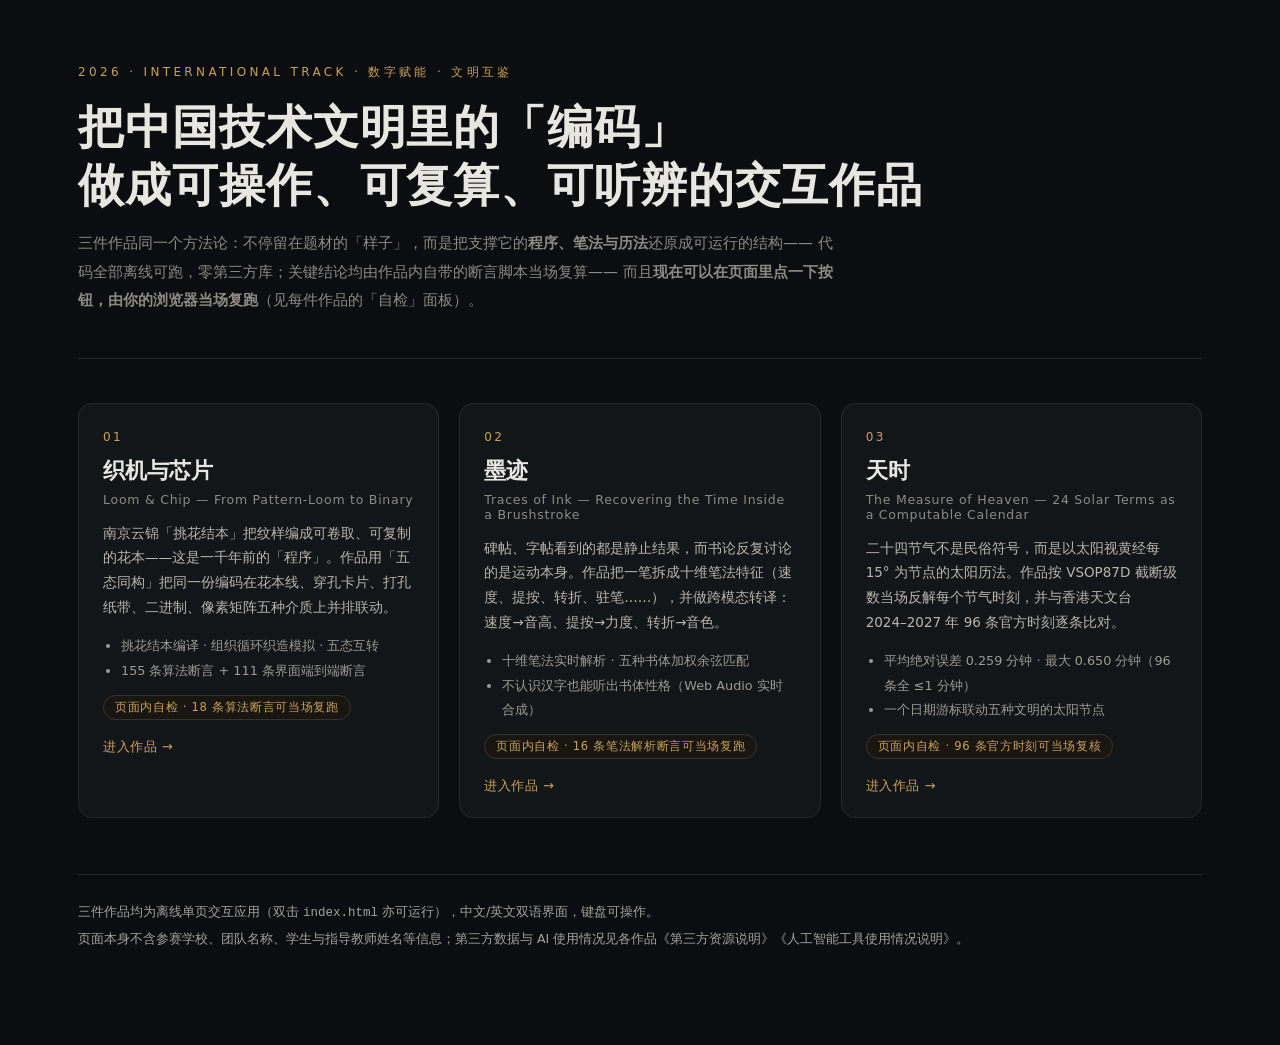
<file: index.html>
<!doctype html>
<html lang="zh-CN">
<head>
<meta charset="utf-8">
<meta name="viewport" content="width=device-width,initial-scale=1">
<title>数字赋能 · 文明互鉴 —— 三件数字人文交互作品</title>
<meta name="description" content="2026 数媒竞赛国际专项赛 · 三件以中国技术文明为题的离线可运行交互作品：织机与芯片 / 墨迹 / 天时">
<style>
*{box-sizing:border-box}
:root{--bg:#0b0d10;--fg:#e8e6e1;--dim:#8d8a83;--line:#25282d;--gold:#c8a15a;--card:#131619}
html,body{margin:0;background:var(--bg);color:var(--fg)}
body{font-family:"PingFang SC","Noto Sans SC","Microsoft YaHei",system-ui,sans-serif;-webkit-font-smoothing:antialiased}
.wrap{max-width:1180px;margin:0 auto;padding:64px 28px 96px}
header{border-bottom:1px solid var(--line);padding-bottom:28px;margin-bottom:44px}
.kicker{font-size:12px;letter-spacing:.28em;color:var(--gold);text-transform:uppercase}
h1{font-size:clamp(28px,4.2vw,46px);line-height:1.25;margin:18px 0 10px;font-weight:600;letter-spacing:.02em}
.sub{color:var(--dim);font-size:15px;line-height:1.9;max-width:760px}
.grid{display:grid;grid-template-columns:repeat(auto-fit,minmax(320px,1fr));gap:20px}
a.card{display:block;text-decoration:none;color:inherit;background:var(--card);border:1px solid var(--line);
       border-radius:14px;padding:26px 24px 22px;transition:.25s;position:relative;overflow:hidden}
a.card:hover{border-color:#3b3f45;transform:translateY(-3px)}
.card .num{font-size:12px;color:var(--gold);letter-spacing:.2em}
.card h2{font-size:22px;margin:12px 0 6px;font-weight:600}
.card .en{font-size:12.5px;color:var(--dim);letter-spacing:.06em;margin-bottom:14px}
.card p{color:#b9b5ad;font-size:13.5px;line-height:1.85;margin:0}
.card ul{margin:14px 0 0;padding-left:18px;color:#9d9a93;font-size:12.8px;line-height:1.9}
.card .go{margin-top:18px;font-size:13px;color:var(--gold);letter-spacing:.04em}
.card .chk{margin-top:12px;display:inline-block;font-size:11.5px;letter-spacing:.06em;color:var(--gold);border:1px solid #3a3327;border-radius:999px;padding:4px 11px;background:#191510}
footer{margin-top:56px;padding-top:24px;border-top:1px solid var(--line);color:#a5a29b;font-size:12.5px;line-height:2}
footer a{color:#c0bcb4}
@media(max-width:560px){.wrap{padding:40px 18px 64px}}
</style>
</head>
<body>
<div class="wrap">
  <header>
    <div class="kicker">2026 · INTERNATIONAL TRACK · 数字赋能 · 文明互鉴</div>
    <h1>把中国技术文明里的「编码」<br>做成可操作、可复算、可听辨的交互作品</h1>
    <p class="sub">
      三件作品同一个方法论：不停留在题材的「样子」，而是把支撑它的<b>程序、笔法与历法</b>还原成可运行的结构——
      代码全部离线可跑，零第三方库；关键结论均由作品内自带的断言脚本当场复算——
      而且<b>现在可以在页面里点一下按钮，由你的浏览器当场复跑</b>（见每件作品的「自检」面板）。
    </p>
  </header>

  <main>
  <div class="grid">
    <a class="card" href="loom/">
      <div class="num">01</div>
      <h2>织机与芯片</h2>
      <div class="en">Loom &amp; Chip — From Pattern-Loom to Binary</div>
      <p>南京云锦「挑花结本」把纹样编成可卷取、可复制的花本——这是一千年前的「程序」。作品用「五态同构」把同一份编码在花本线、穿孔卡片、打孔纸带、二进制、像素矩阵五种介质上并排联动。</p>
      <ul><li>挑花结本编译 · 组织循环织造模拟 · 五态互转</li><li>155 条算法断言 + 111 条界面端到端断言</li></ul>
      <div class="chk">页面内自检 · 18 条算法断言可当场复跑</div>
      <div class="go">进入作品 →</div>
    </a>

    <a class="card" href="ink/">
      <div class="num">02</div>
      <h2>墨迹</h2>
      <div class="en">Traces of Ink — Recovering the Time Inside a Brushstroke</div>
      <p>碑帖、字帖看到的都是静止结果，而书论反复讨论的是运动本身。作品把一笔拆成十维笔法特征（速度、提按、转折、驻笔……），并做跨模态转译：速度→音高、提按→力度、转折→音色。</p>
      <ul><li>十维笔法实时解析 · 五种书体加权余弦匹配</li><li>不认识汉字也能听出书体性格（Web Audio 实时合成）</li></ul>
      <div class="chk">页面内自检 · 16 条笔法解析断言可当场复跑</div>
      <div class="go">进入作品 →</div>
    </a>

    <a class="card" href="solar/">
      <div class="num">03</div>
      <h2>天时</h2>
      <div class="en">The Measure of Heaven — 24 Solar Terms as a Computable Calendar</div>
      <p>二十四节气不是民俗符号，而是以太阳视黄经每 15° 为节点的太阳历法。作品按 VSOP87D 截断级数当场反解每个节气时刻，并与香港天文台 2024–2027 年 96 条官方时刻逐条比对。</p>
      <ul><li>平均绝对误差 0.259 分钟 · 最大 0.650 分钟（96 条全 ≤1 分钟）</li><li>一个日期游标联动五种文明的太阳节点</li></ul>
      <div class="chk">页面内自检 · 96 条官方时刻可当场复核</div>
      <div class="go">进入作品 →</div>
    </a>
  </div>
  </main>

  <footer>
    三件作品均为离线单页交互应用（双击 <code>index.html</code> 亦可运行），中文/英文双语界面，键盘可操作。<br>
    页面本身不含参赛学校、团队名称、学生与指导教师姓名等信息；第三方数据与 AI 使用情况见各作品《第三方资源说明》《人工智能工具使用情况说明》。
  </footer>
</div>
</body>
</html>
</file>
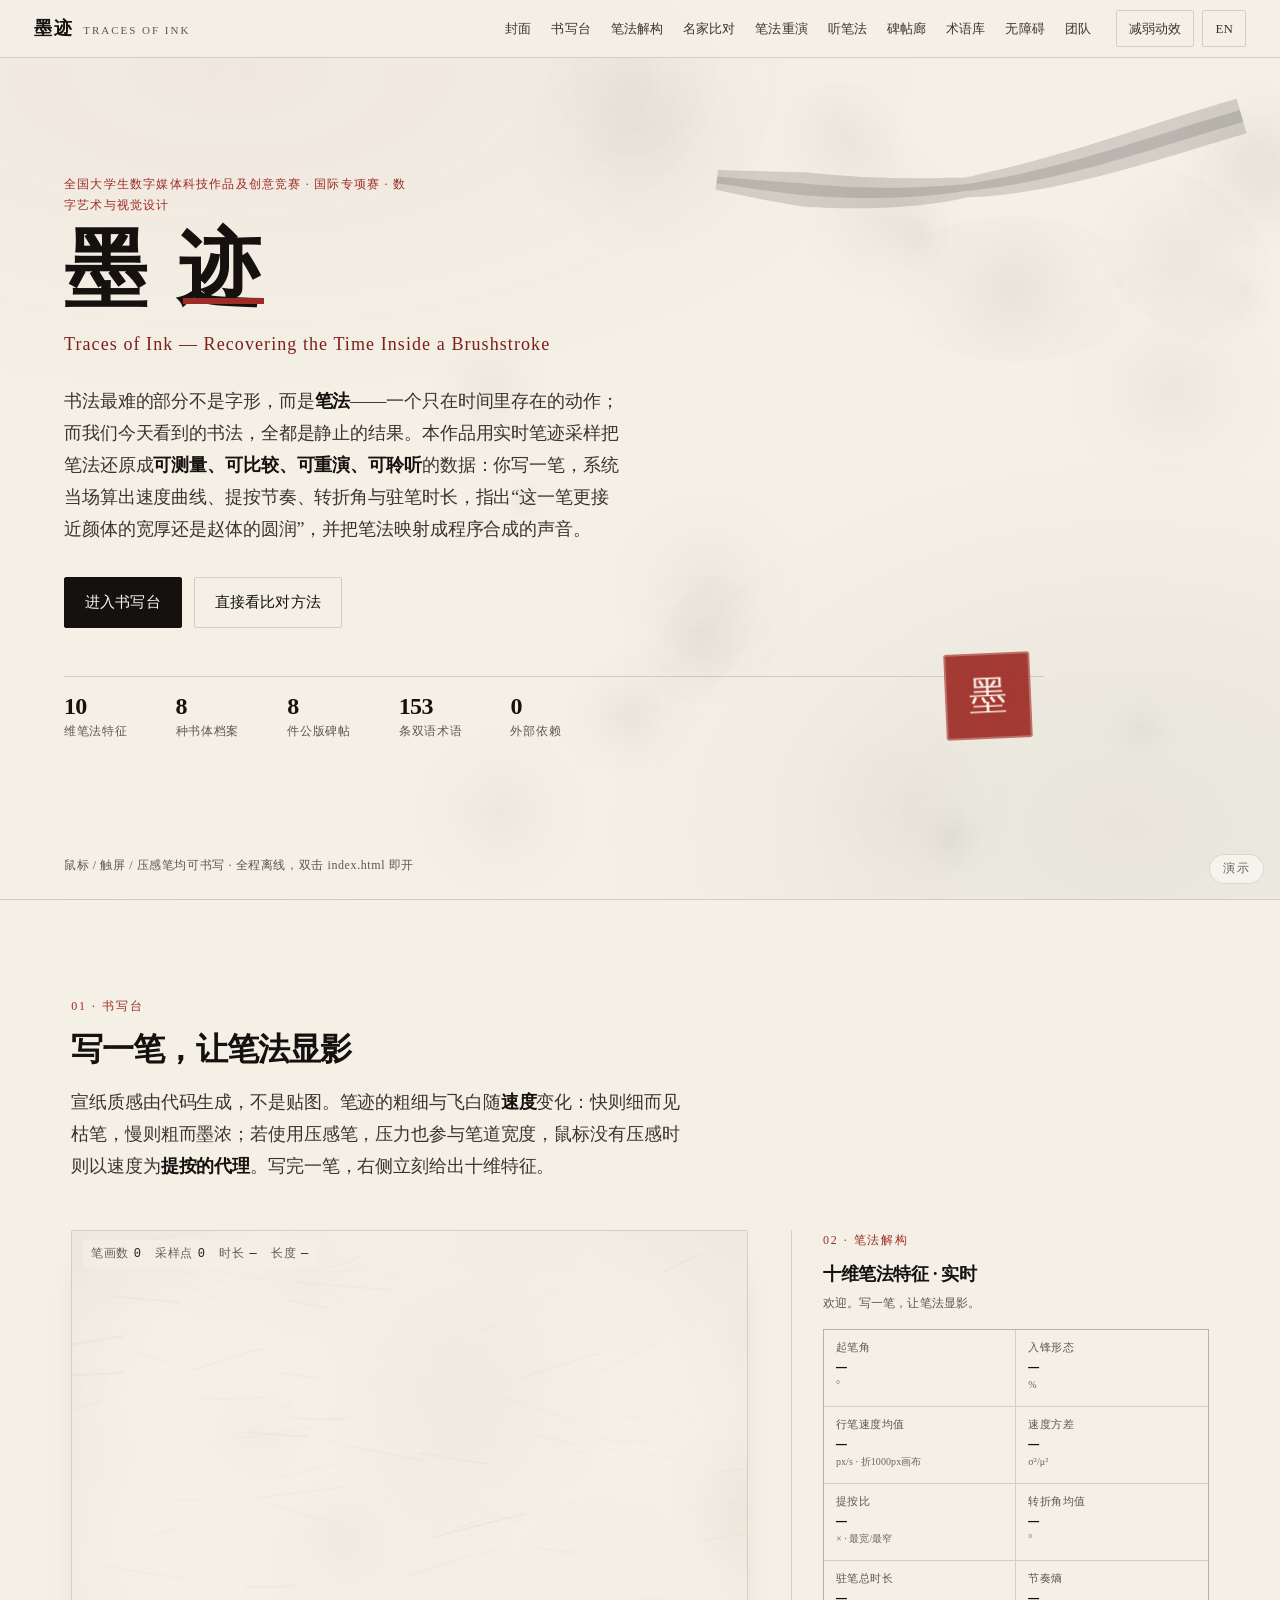
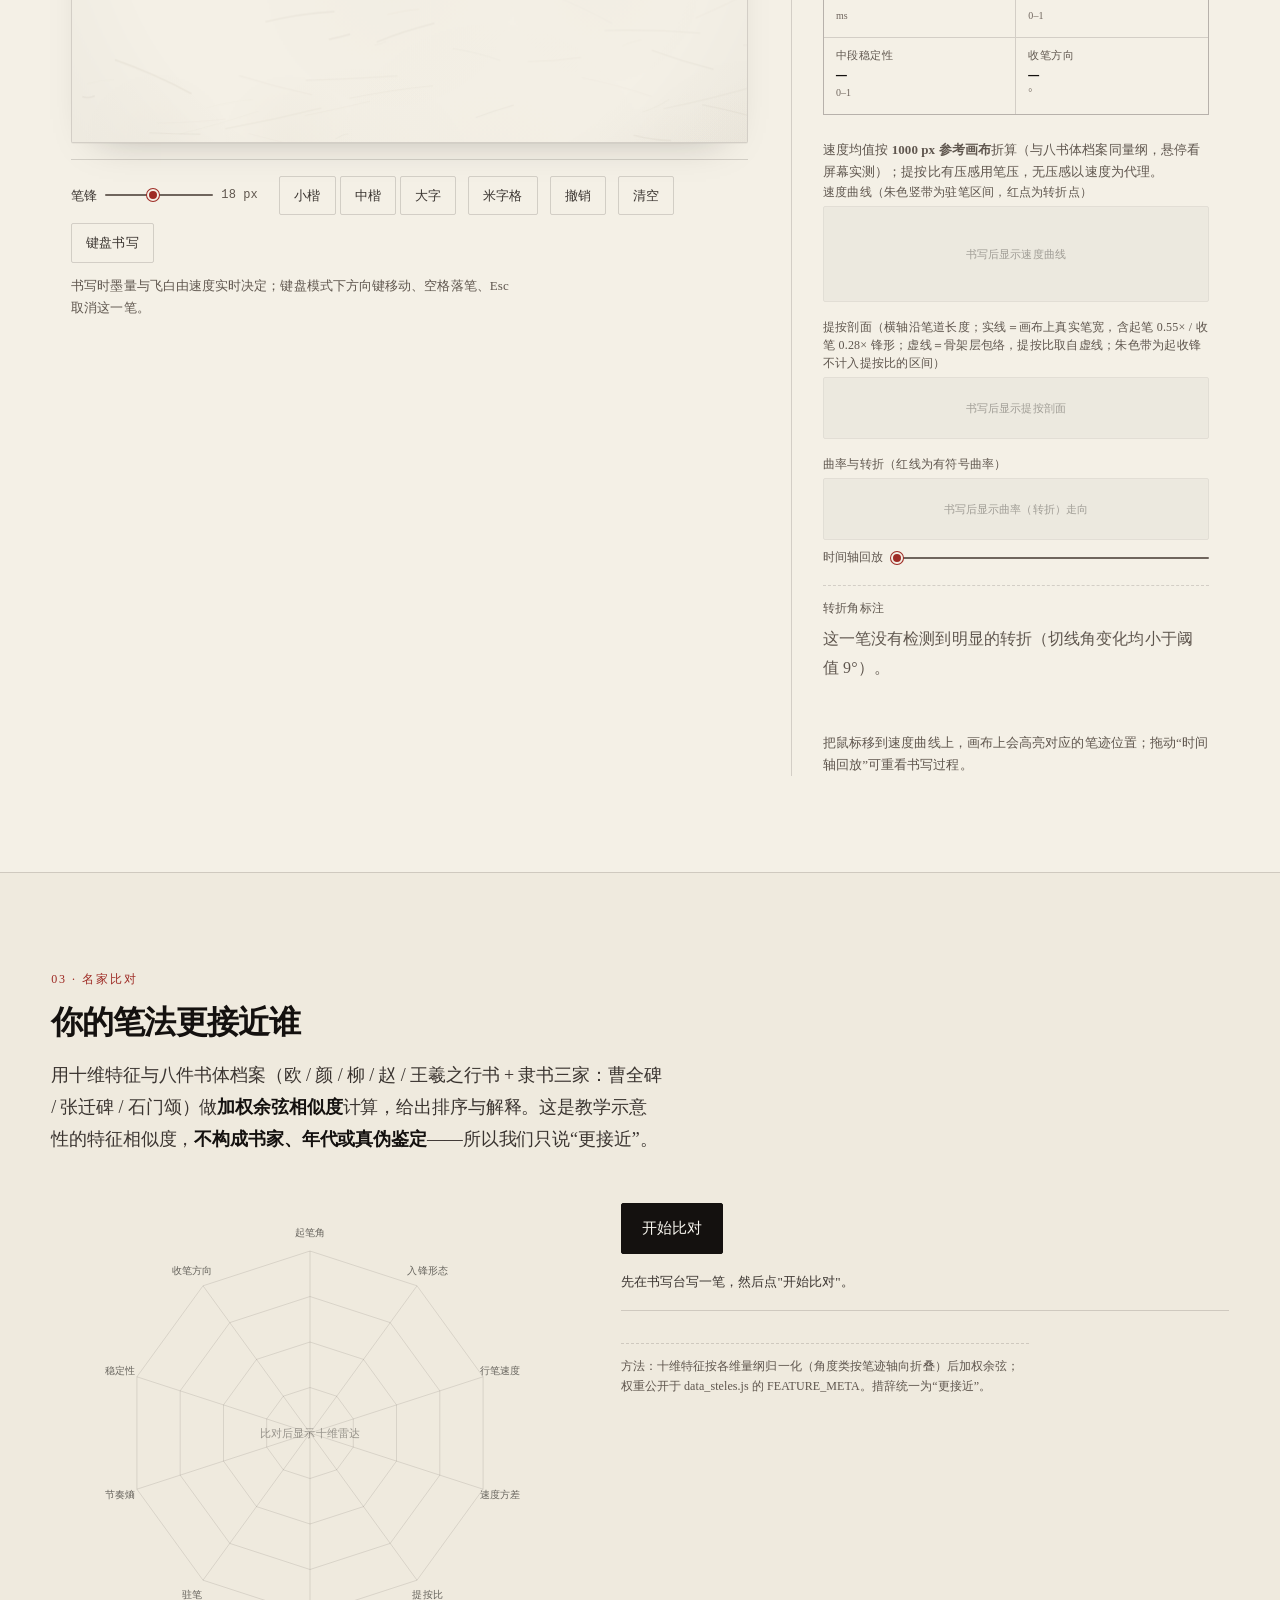
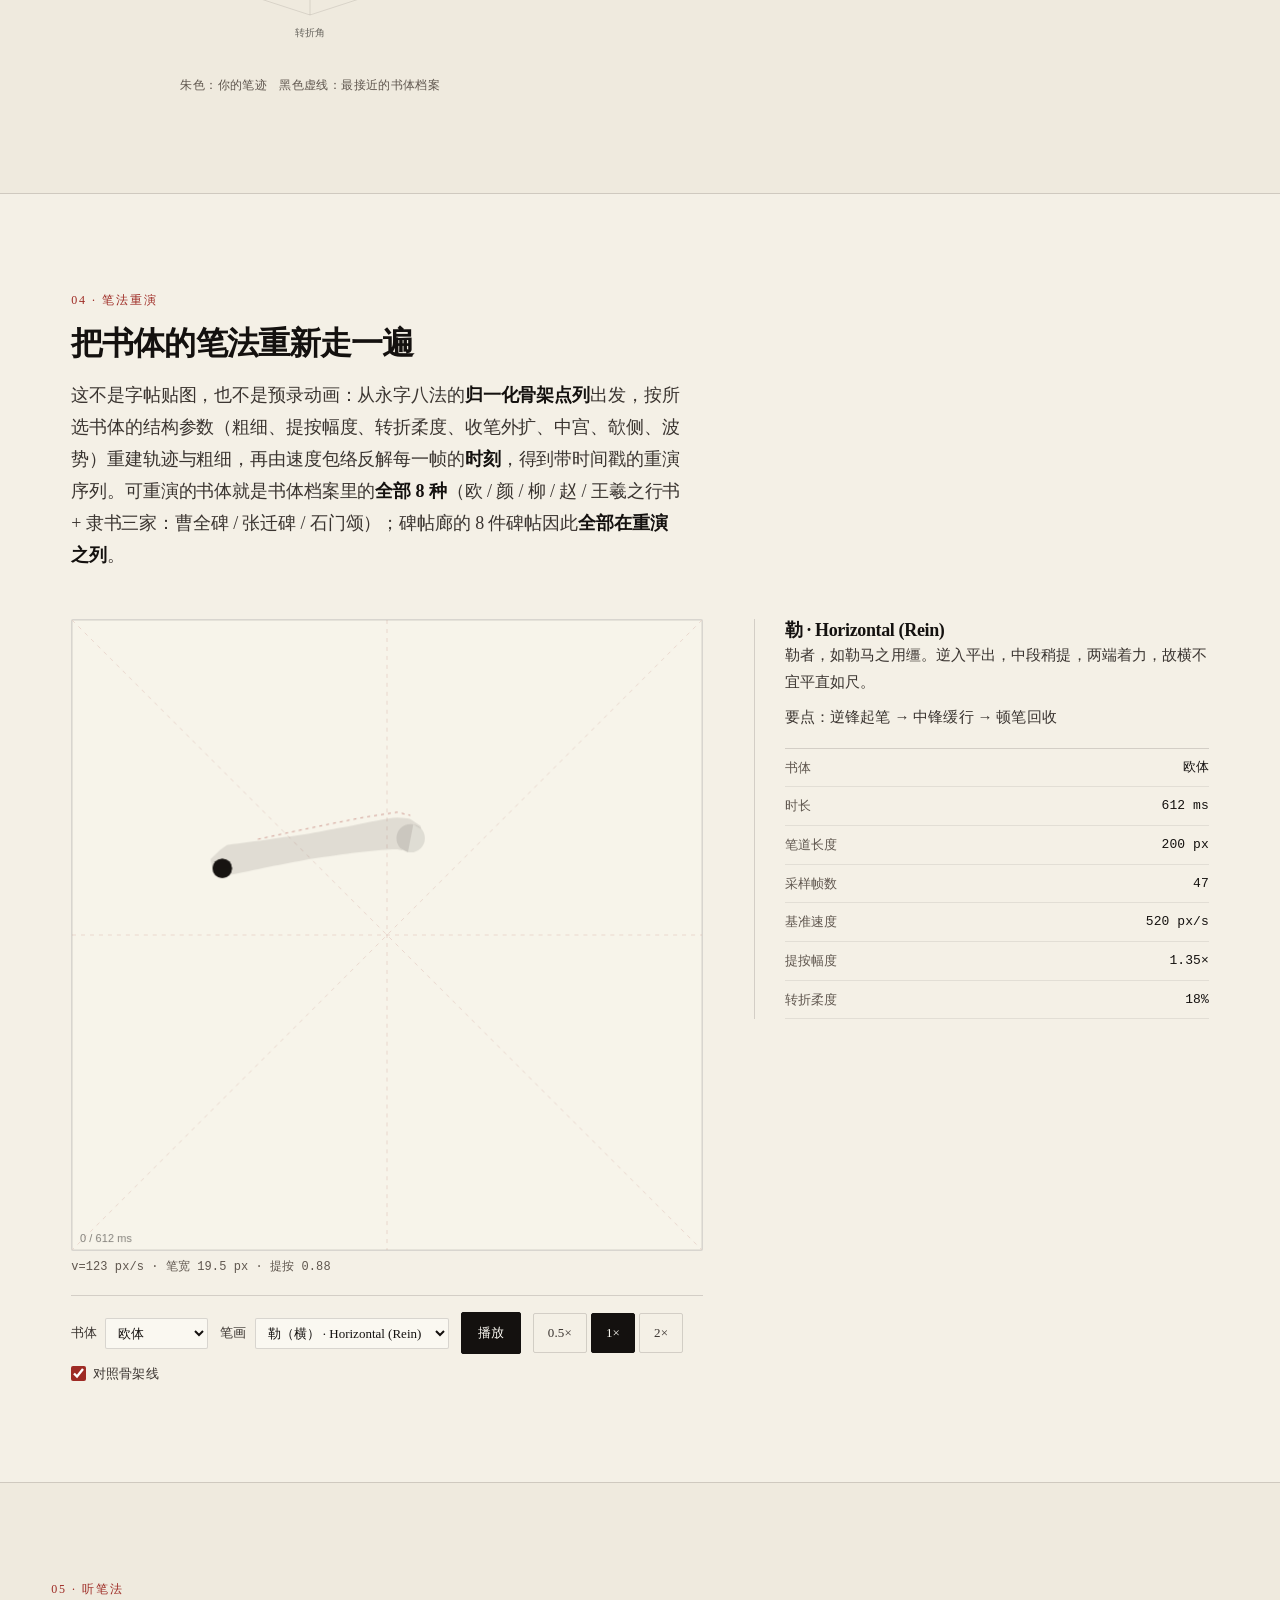
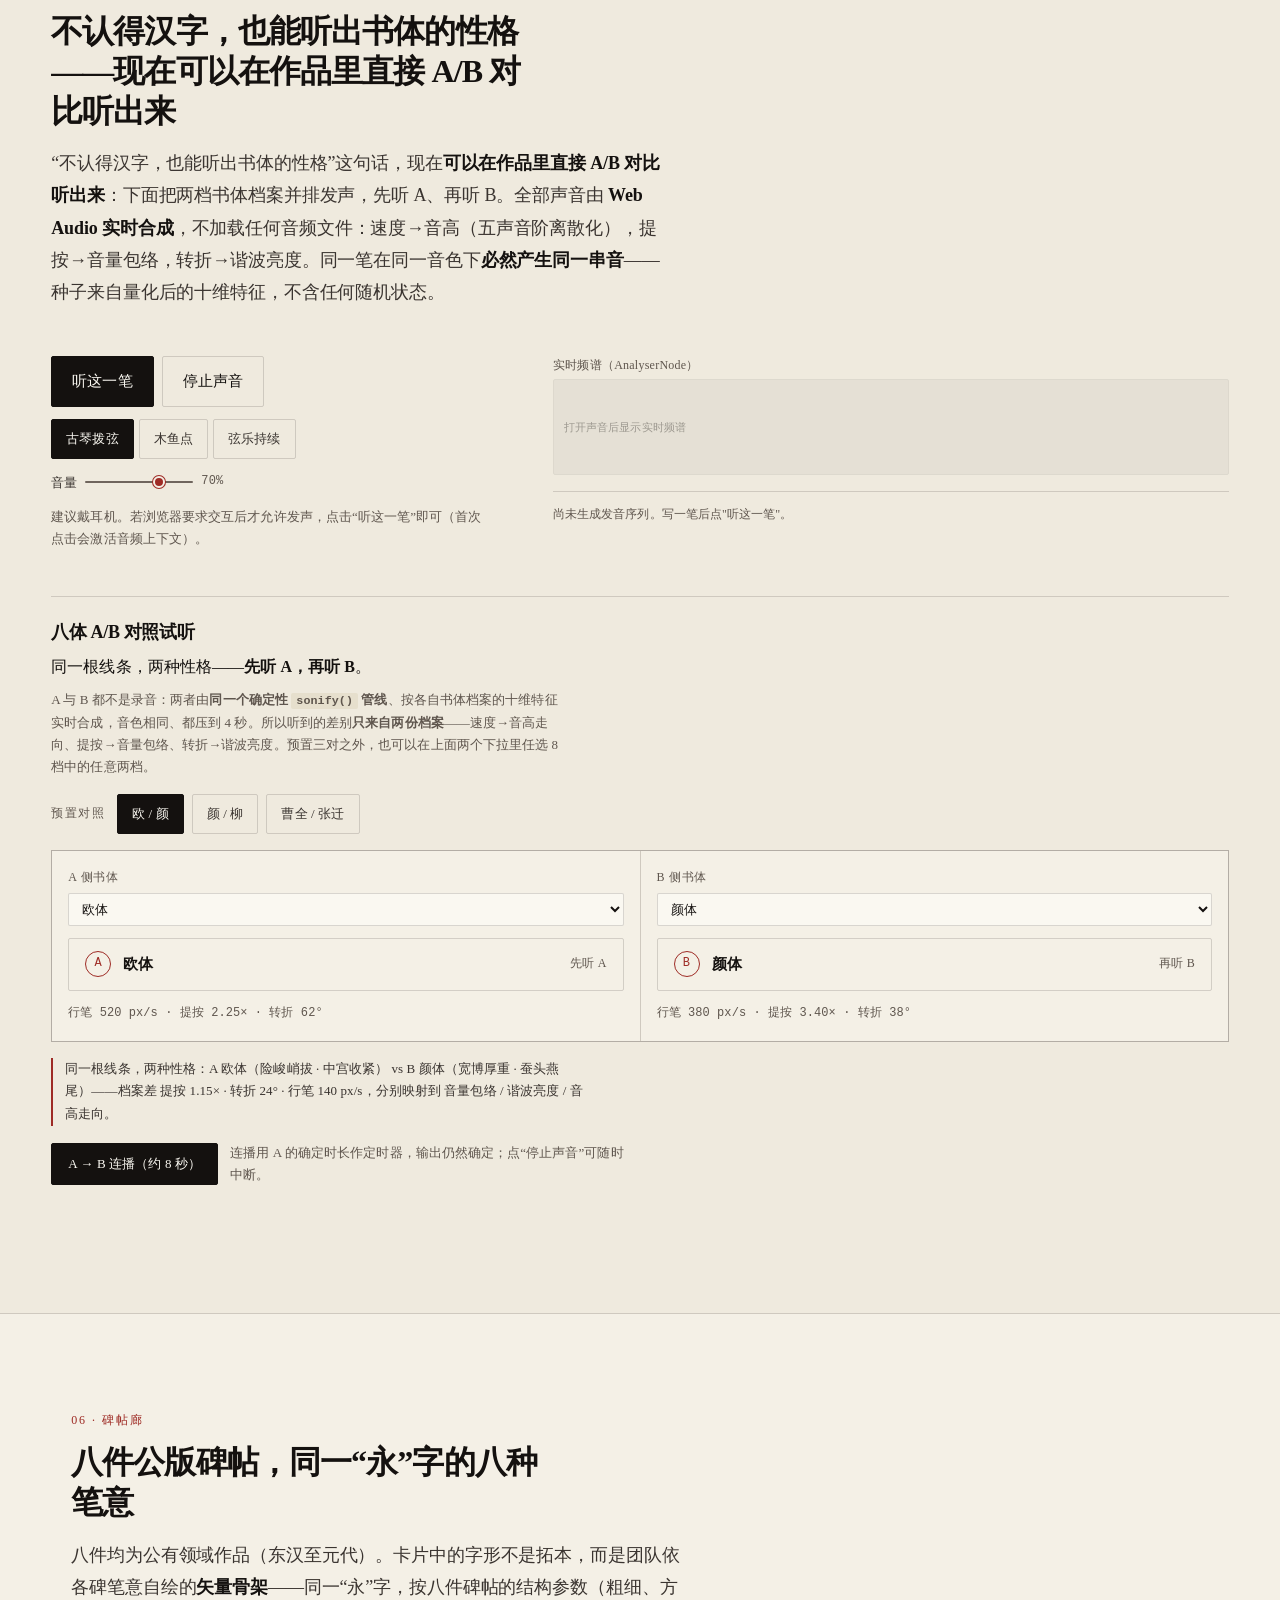
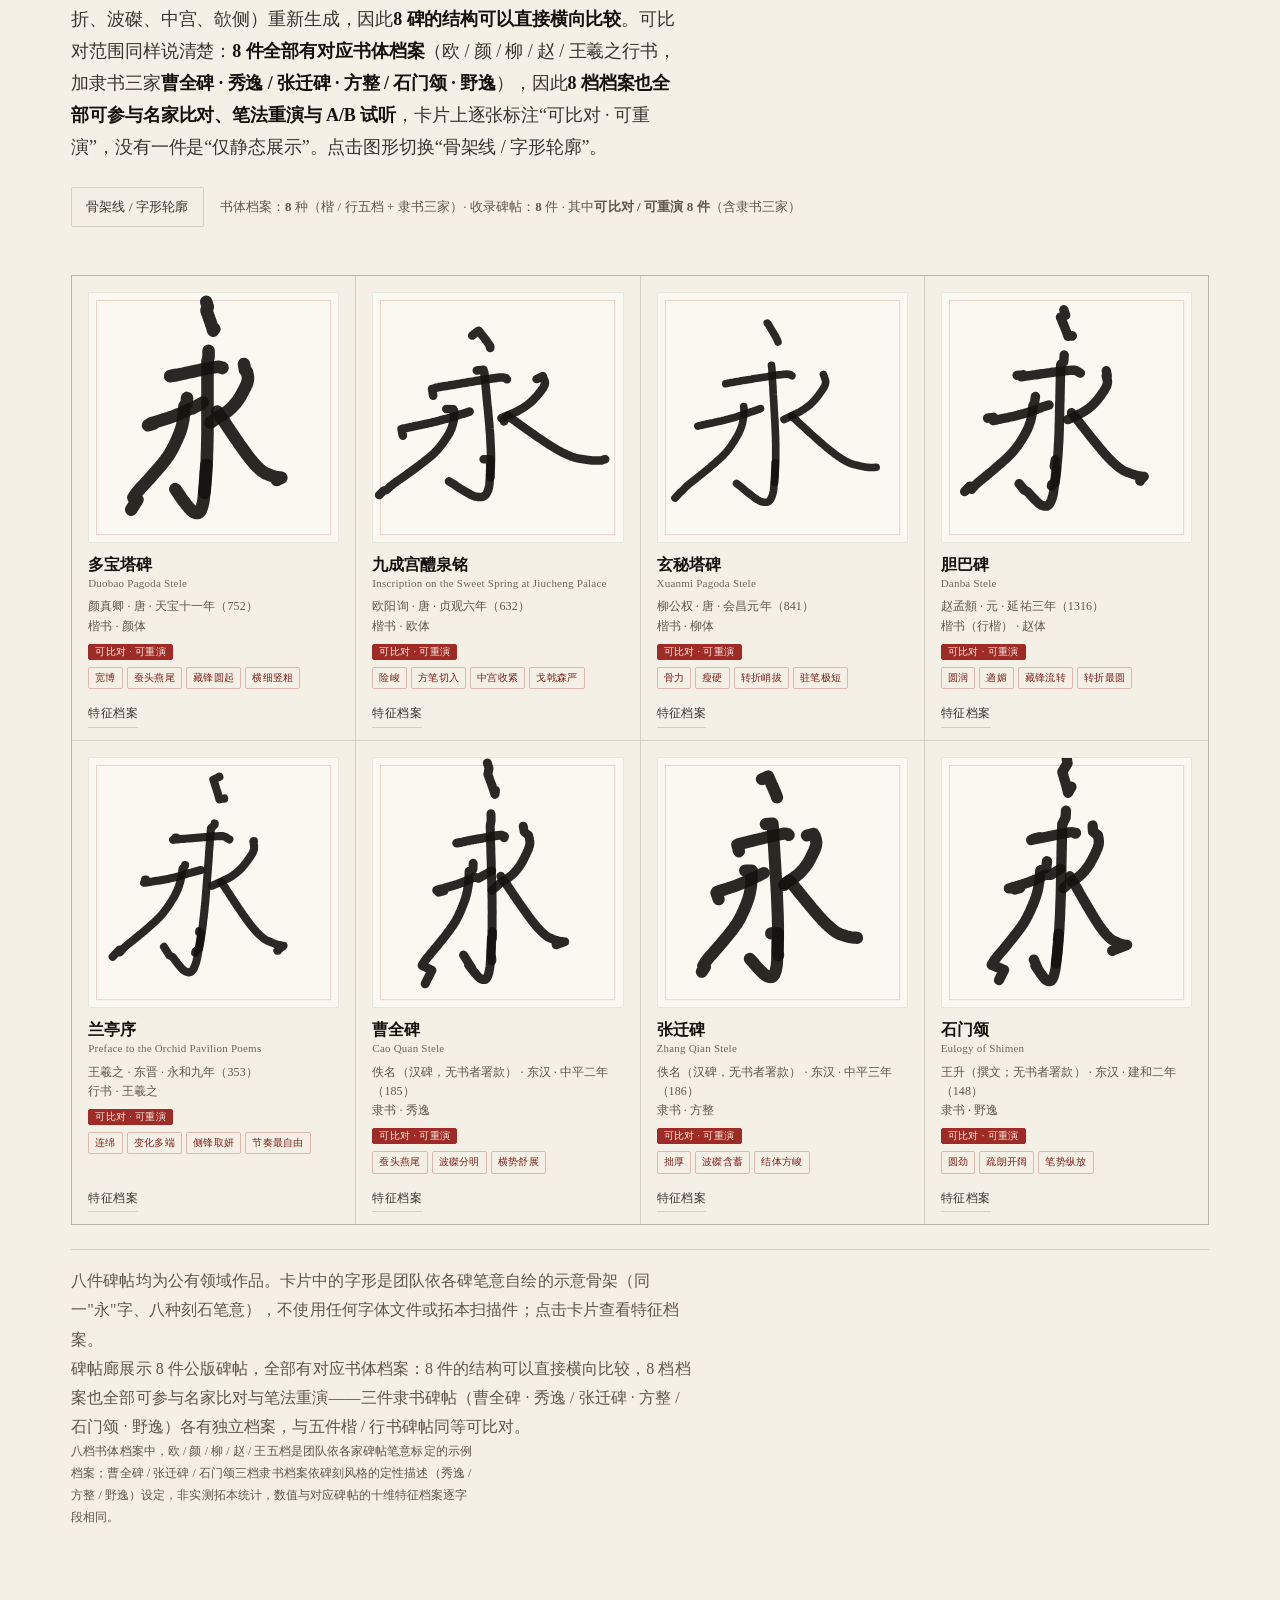
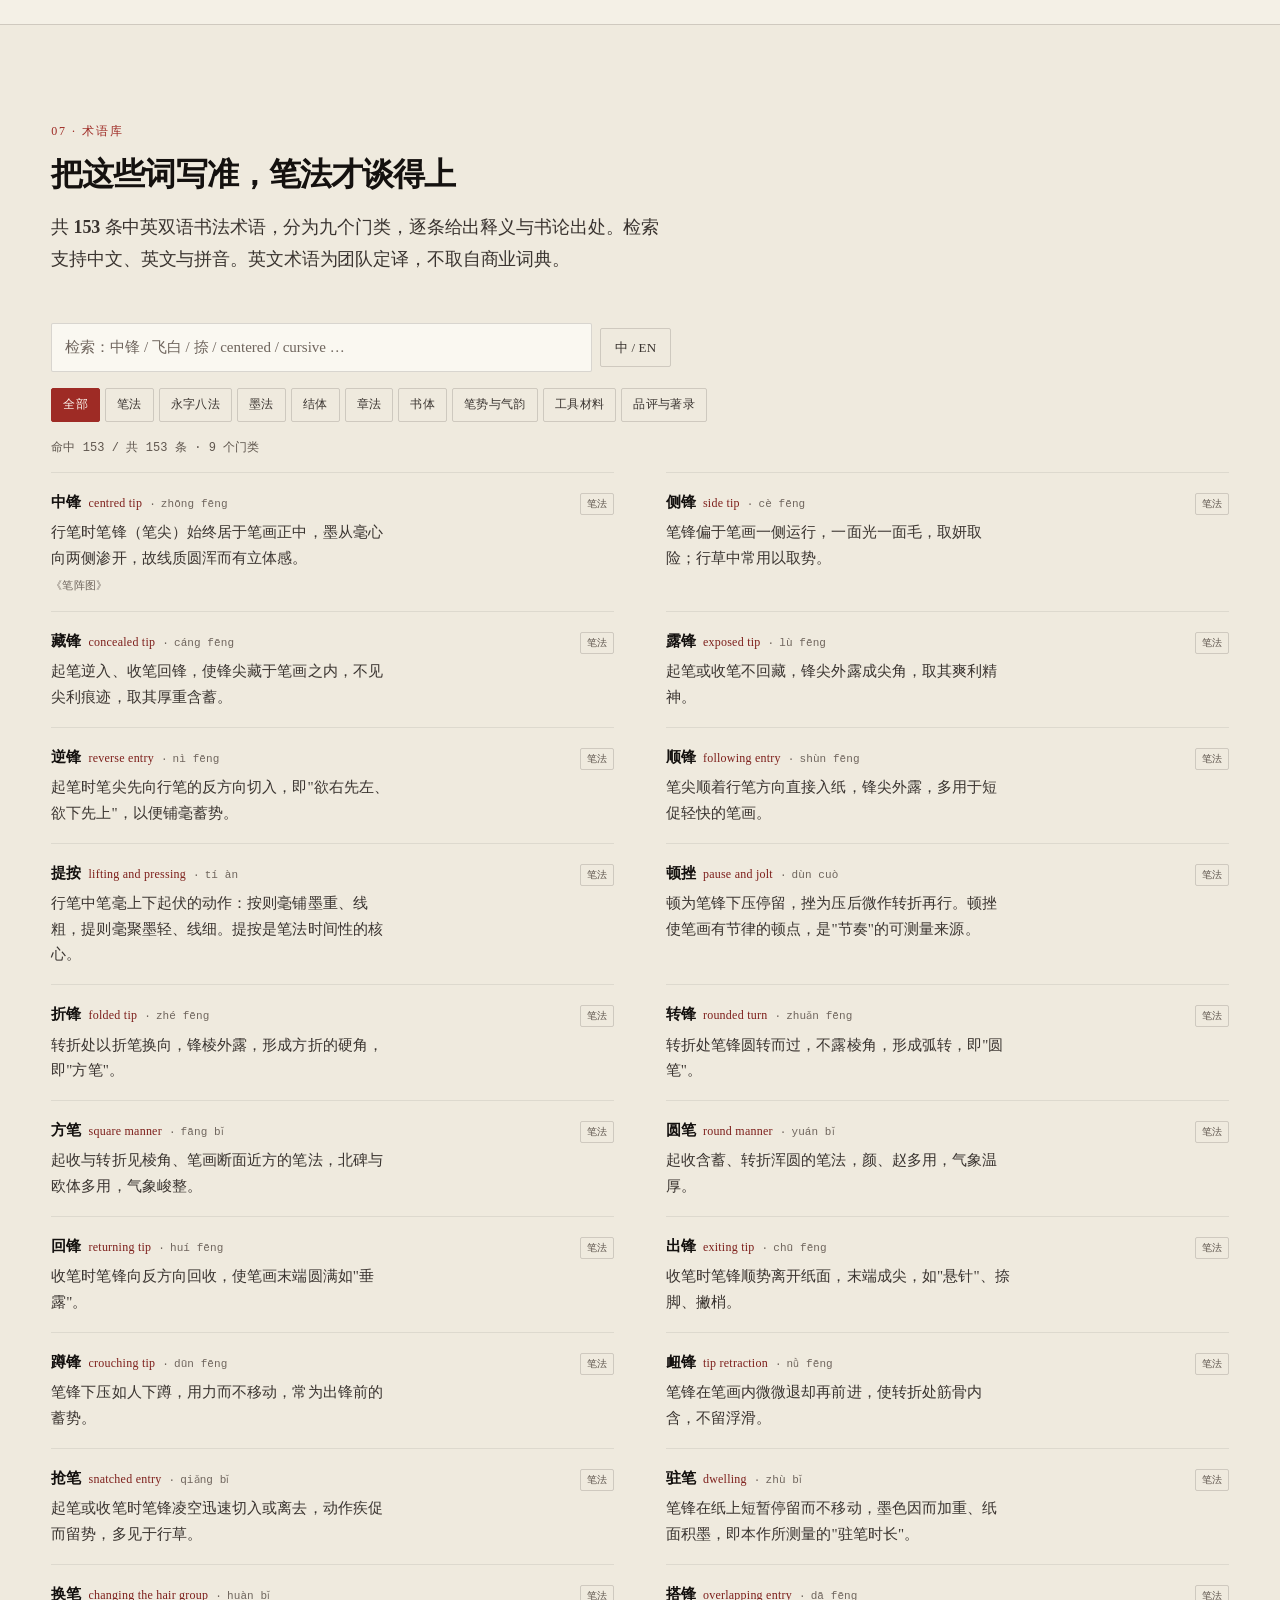
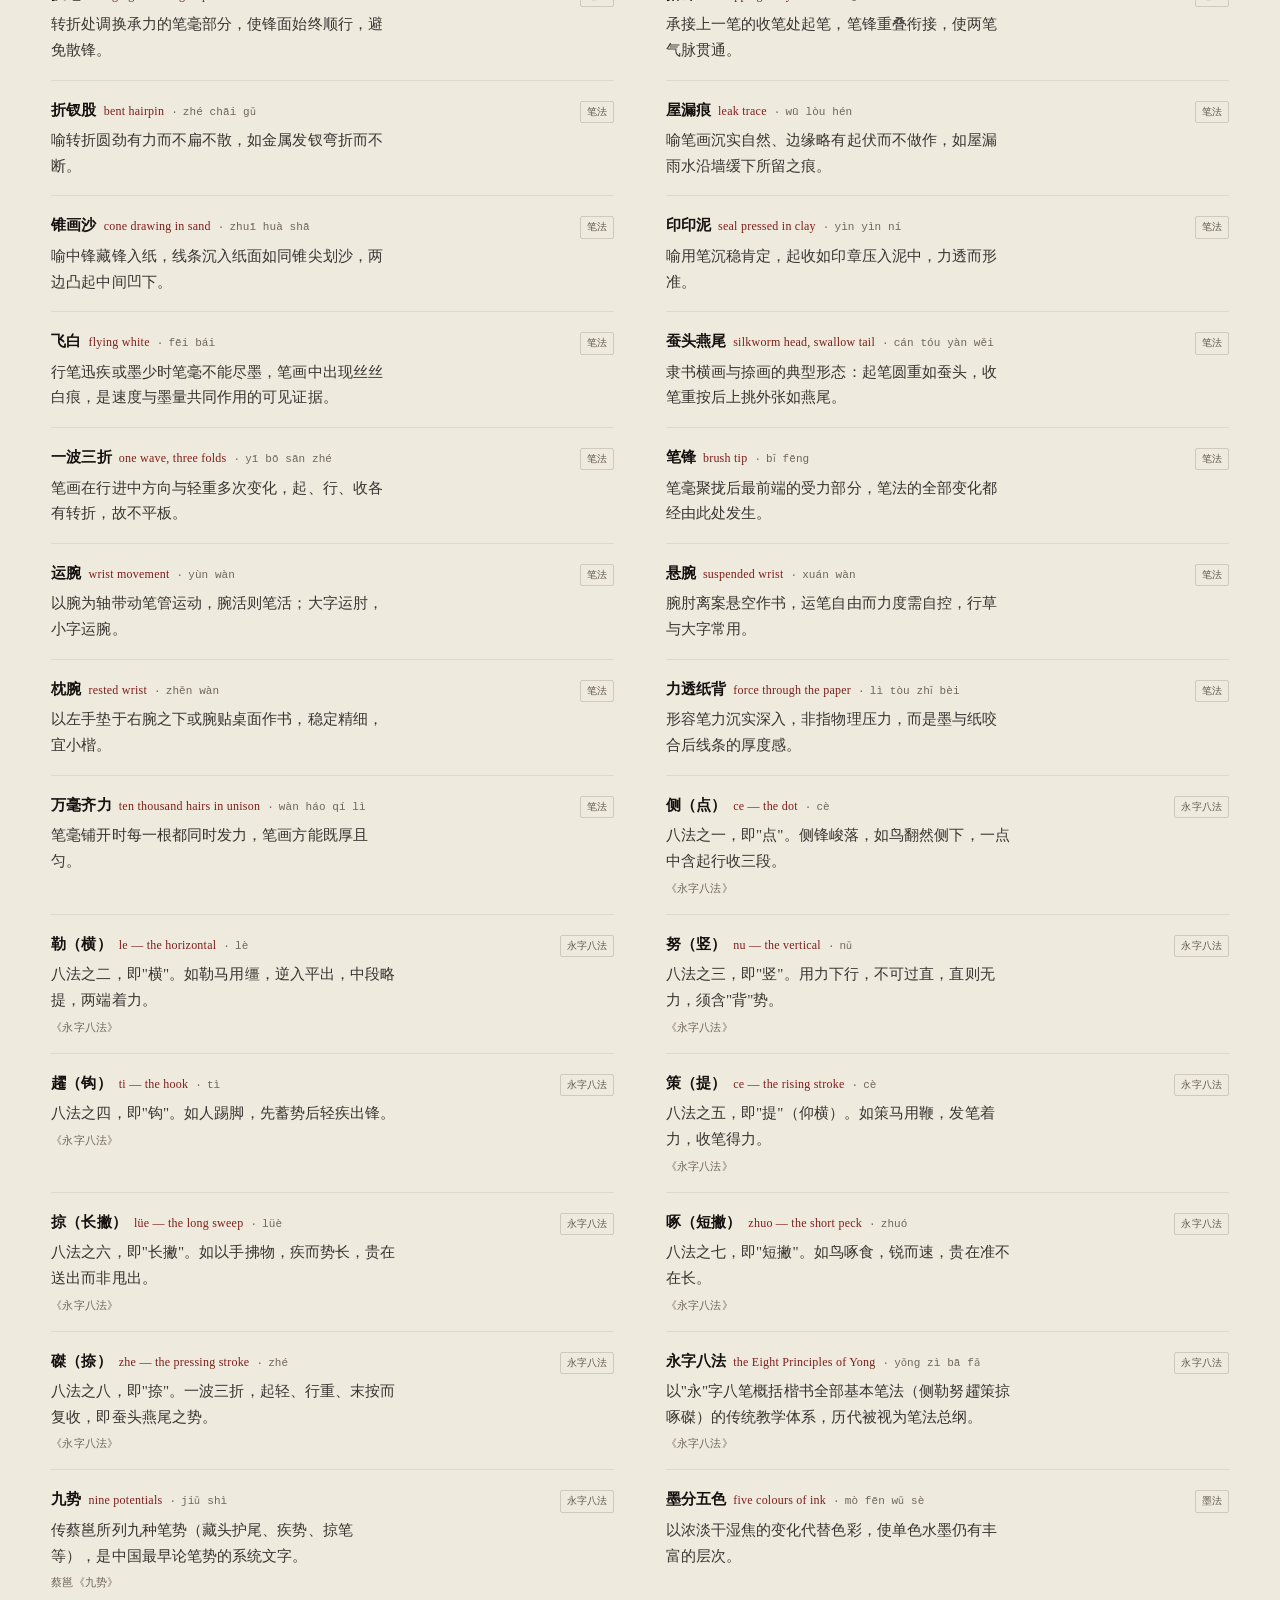
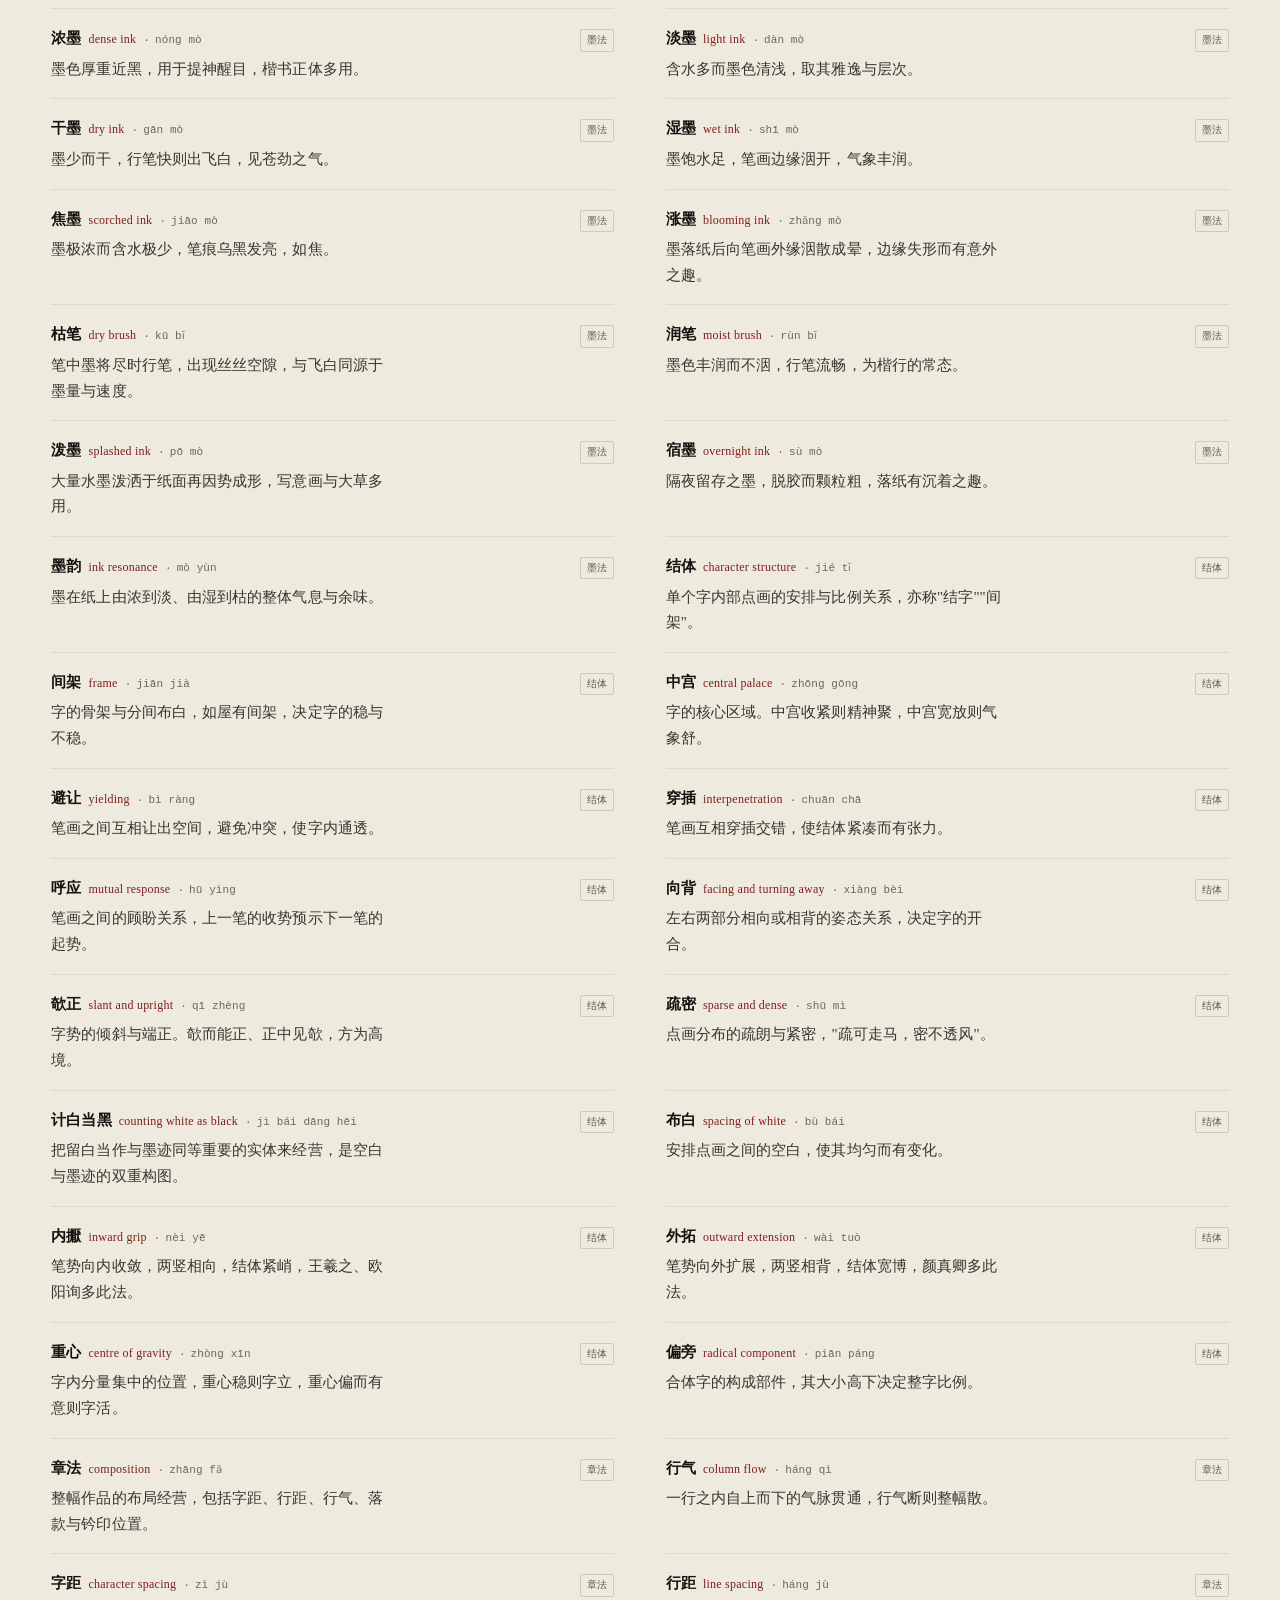
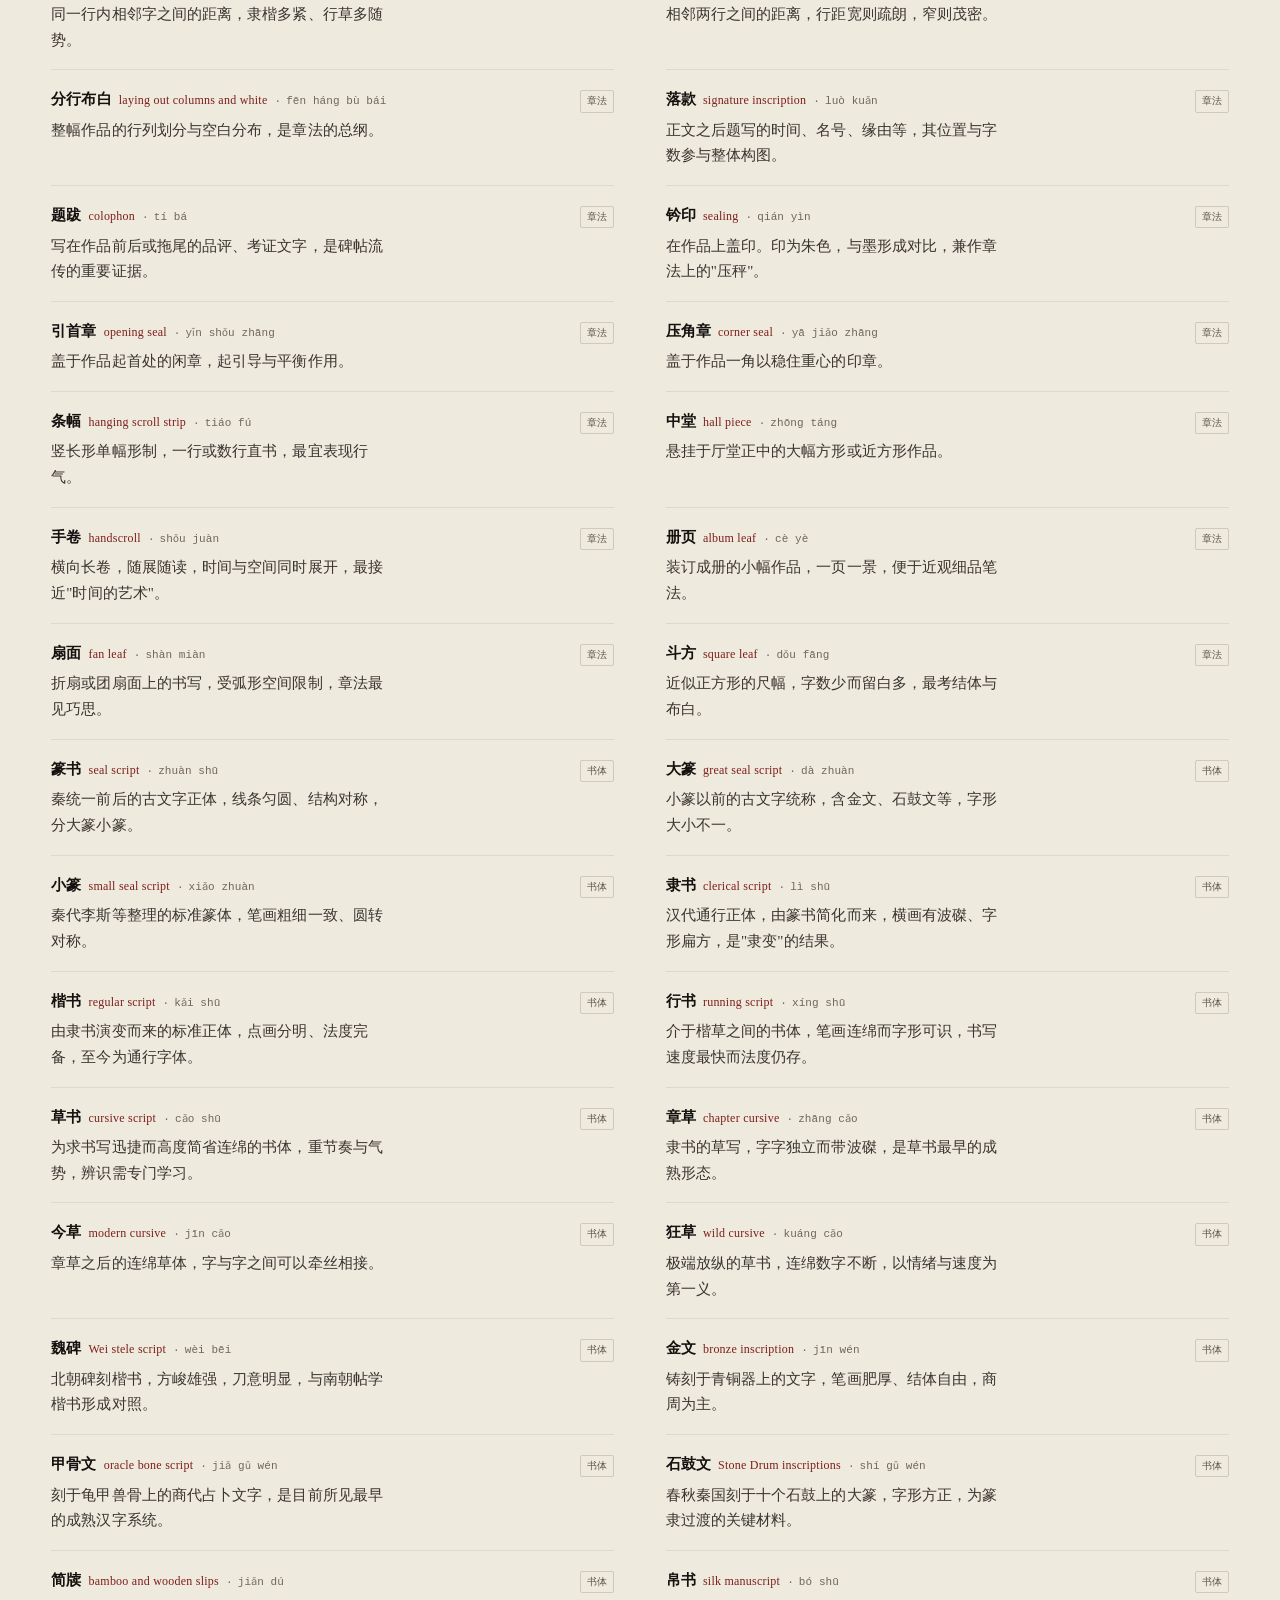
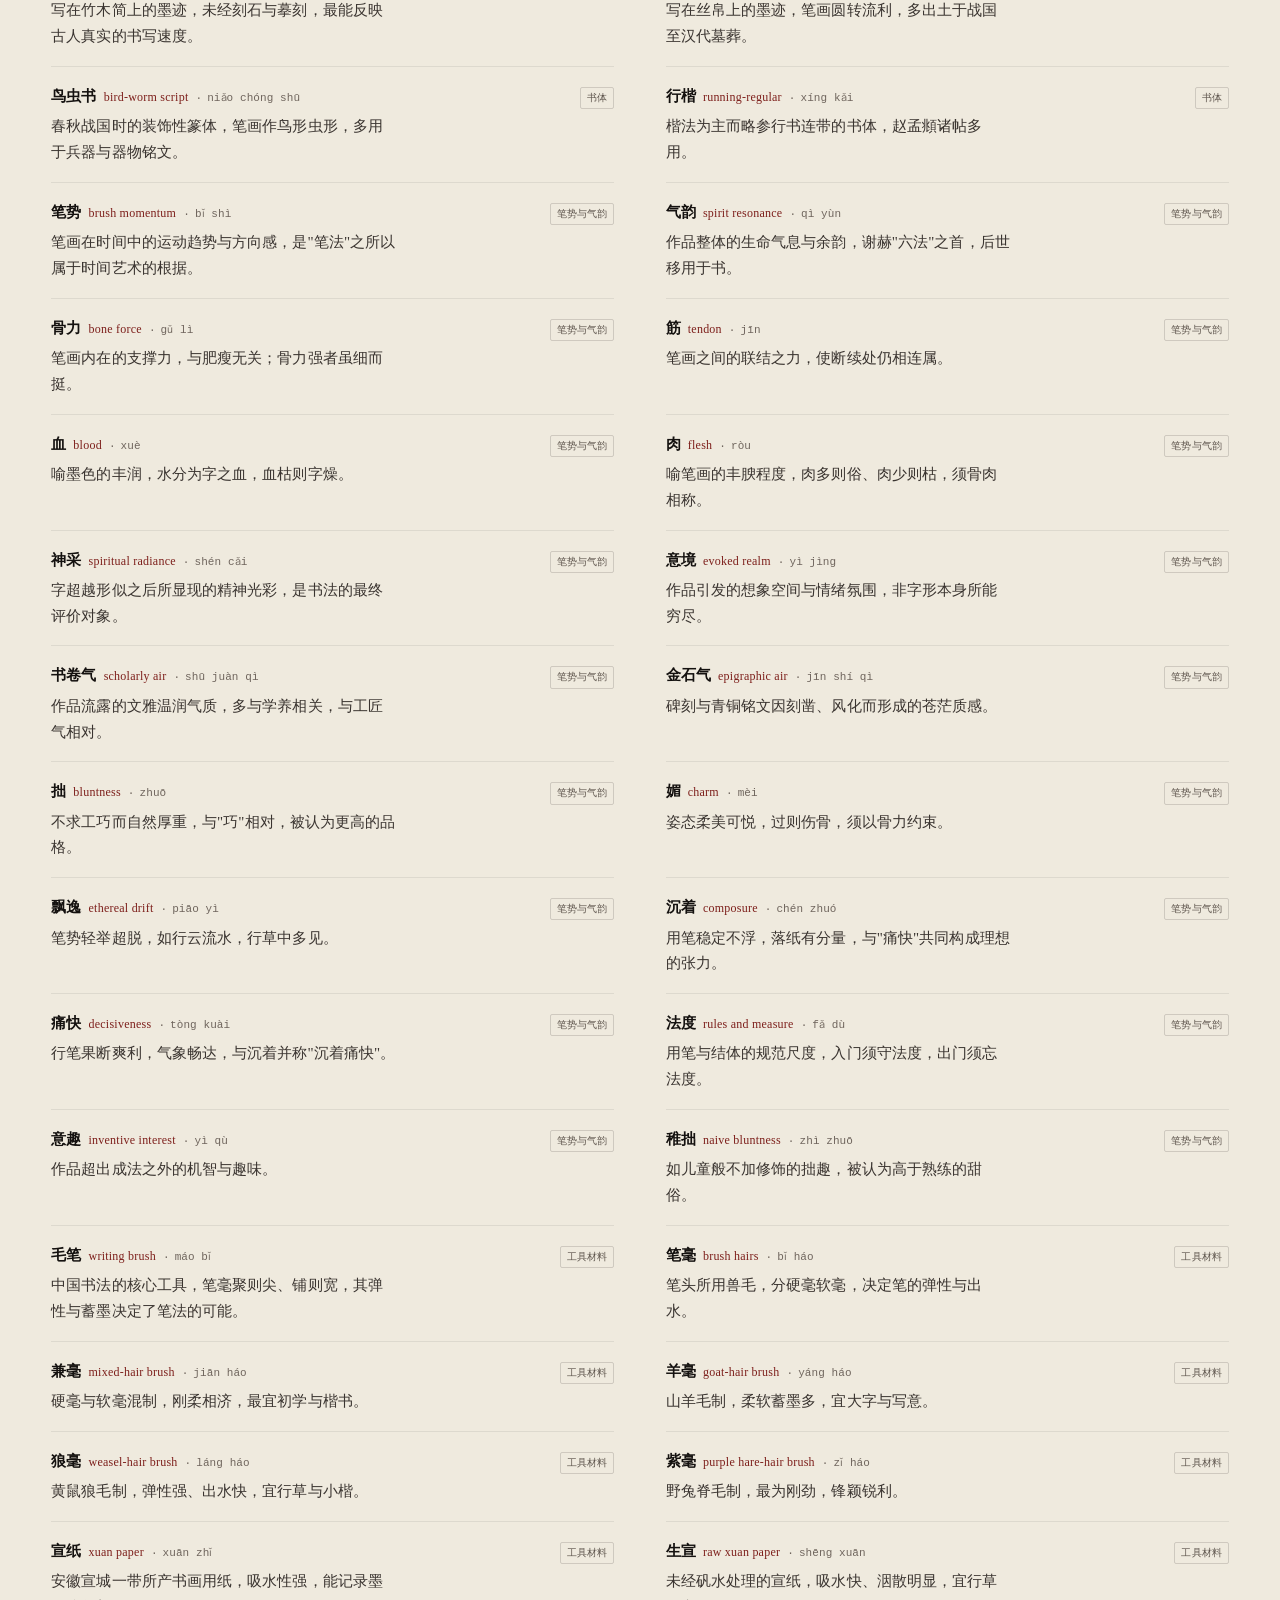
<file: ink/index.html>
<!DOCTYPE html>
<html lang="zh-CN">
<head>
<meta charset="UTF-8">
<meta name="viewport" content="width=device-width, initial-scale=1.0">
<title>墨迹 · Traces of Ink —— 中国书法笔法的时间性数字化与跨模态转译</title>
<meta name="description" content="《墨迹》把书法中只在时间里存在的“笔法”还原为可测量、可比较、可重演、可聆听的数据：实时笔迹采样 → 十维笔法特征 → 八书体加权余弦匹配 → Web Audio 实时合成，八体 A/B 对照试听。零依赖、离线可运行。">
<meta name="theme-color" content="#f4f0e6">
<meta property="og:title" content="墨迹 · Traces of Ink">
<meta property="og:description" content="Recovering the time inside a brushstroke — a real-time brushwork analysis and cross-modal translation instrument.">
<meta property="og:type" content="website">
<style>
/* ============================================================================
   墨迹 · Traces of Ink —— 设计系统 / style.css
   ----------------------------------------------------------------------------
   三色系统：宣纸底（#f4f0e6 系）· 墨（#14110f）· 朱砂（#9e2b25）
   版式：编辑式的细分隔线 + 大字距标题 + 65–75ch 正文行宽
   字体：仅系统栈（离线，无外链）
   ----------------------------------------------------------------------------
   目录
     01 变量与重置      02 双语显隐      03 通用排版
     04 顶栏            05 封面          06 区块框架
     07 书写台          08 笔法解构      09 名家比对
     10 笔法重演        11 听笔法（含八体 A/B 试听）      12 碑帖廊
     13 术语库          14 无障碍与教学  15 团队与披露
     16 焦点与动效      17 响应式
   ========================================================================== */

/* ============================ 01 · 变量与重置 ============================ */
:root {
  /* 纸 */
  --paper:    #f4f0e6;
  --paper-2:  #efeade;
  --paper-3:  #e6dfcd;
  --paper-4:  #faf8f1;
  /* 墨阶 */
  --ink:      #14110f;
  --ink-2:    #3a3430;
  --ink-3:    #5f564e;
  --ink-4:    #6f655d;   /* 4.70:1 on --paper-2、5.4:1 on --paper，用于单位/出处等最小的文字 */
  /* 朱砂 */
  --cin:      #9e2b25;
  --cin-2:    #7d1f1b;
  --cin-3:    #c2604f;
  --cin-wash: rgba(158, 43, 37, 0.10);
  /* 线 */
  --rule:     rgba(20, 17, 15, 0.15);
  --rule-2:   rgba(20, 17, 15, 0.08);

  /* 字体：仅系统栈 */
  --font: -apple-system, "Segoe UI", "Noto Sans SC", "Microsoft YaHei", serif;
  --font-mono: ui-monospace, "SFMono-Regular", Consolas, "Noto Sans SC", monospace;

  /* 字号 */
  --fs-xs: 0.75rem;
  --fs-s:  0.8125rem;
  --fs-m:  0.9375rem;
  --fs-r:  1rem;
  --fs-l:  1.125rem;
  --fs-xl:  1.5rem;
  --fs-2xl: 2rem;
  --fs-3xl: 2.9rem;
  --fs-4xl: 5.2rem;

  /* 间距（8 基） */
  --s-1: 4px;  --s-2: 8px;  --s-3: 12px; --s-4: 16px;
  --s-5: 24px; --s-6: 32px; --s-7: 48px; --s-8: 64px; --s-9: 96px;

  --measure: 68ch;
  --maxw: 1240px;
  --dur: 480ms;
  --dur-fast: 180ms;
  --ease: cubic-bezier(0.22, 0.61, 0.36, 1);
  --nav-h: 58px;
}

* { margin: 0; padding: 0; box-sizing: border-box; }

html {
  -webkit-text-size-adjust: 100%;
  scroll-behavior: smooth;
  scroll-padding-top: calc(var(--nav-h) + 12px);
}

body {
  background: var(--paper);
  color: var(--ink);
  font-family: var(--font);
  font-size: var(--fs-r);
  line-height: 1.82;
  letter-spacing: 0.005em;
  -webkit-font-smoothing: antialiased;
  text-rendering: optimizeLegibility;
  overflow-x: hidden;
}

::selection { background: var(--cin-wash); color: var(--ink); }

img, svg, canvas { display: block; max-width: 100%; }
button { font: inherit; color: inherit; }
input, select { font: inherit; color: inherit; }

.sr-only {
  position: absolute !important;
  width: 1px; height: 1px;
  margin: -1px; padding: 0;
  overflow: hidden; clip: rect(0 0 0 0);
  white-space: nowrap; border: 0;
}

.skip-link {
  position: fixed; top: 6px; left: 50%; transform: translateX(-50%) translateY(-160%);
  z-index: 3000;
  background: var(--ink); color: var(--paper);
  padding: 10px 20px; border-radius: 2px;
  font-size: var(--fs-s); text-decoration: none;
  transition: transform var(--dur-fast) var(--ease);
}
.skip-link:focus-visible { transform: translateX(-50%) translateY(0); }

/* ============================ 02 · 双语显隐 ============================ */
body[data-lang="zh"] .en { display: none; }
body[data-lang="en"] .zh { display: none; }

/* ============================ 03 · 通用排版 ============================ */
h1, h2, h3, h4 {
  font-weight: 600;
  line-height: 1.24;
  letter-spacing: -0.028em;
  color: var(--ink);
}
h2 { font-size: var(--fs-2xl); }
h3 { font-size: var(--fs-l); letter-spacing: -0.02em; }
h4 { font-size: var(--fs-m); letter-spacing: -0.015em; }

p, li { max-width: var(--measure); }

.kicker {
  font-size: var(--fs-xs);
  letter-spacing: 0.16em;
  text-transform: uppercase;
  color: var(--cin);
  margin-bottom: var(--s-3);
  font-variant-numeric: tabular-nums;
}

.lede {
  font-size: var(--fs-l);
  line-height: 1.78;
  color: var(--ink-2);
  max-width: var(--measure);
  margin-top: var(--s-4);
  letter-spacing: -0.006em;
}
.lede strong { color: var(--ink); font-weight: 600; }

.hint {
  font-size: var(--fs-s);
  color: var(--ink-3);
  line-height: 1.7;
  max-width: var(--measure);
}
.muted { color: var(--ink-3); }
.small { font-size: var(--fs-xs); }
a { color: var(--cin-2); text-underline-offset: 3px; text-decoration-thickness: 1px; }
a:hover { color: var(--cin); }
code {
  font-family: var(--font-mono);
  font-size: 0.9em;
  background: var(--paper-3);
  padding: 1px 5px;
  border-radius: 2px;
}
b, strong { font-weight: 600; }

/* —— 按钮 —— */
.btn-primary, .btn-line, .chip, .btn-ghost {
  display: inline-flex;
  align-items: center;
  gap: 6px;
  border: 1px solid transparent;
  border-radius: 2px;
  padding: 11px 20px;
  font-size: var(--fs-m);
  letter-spacing: 0.01em;
  cursor: pointer;
  text-decoration: none;
  transition: background var(--dur-fast) var(--ease),
              color var(--dur-fast) var(--ease),
              border-color var(--dur-fast) var(--ease);
}
.btn-primary {
  background: var(--ink);
  color: var(--paper-4);
  border-color: var(--ink);
}
.btn-primary:hover { background: var(--cin-2); border-color: var(--cin-2); color: #fff; }
.btn-primary.small { padding: 8px 16px; font-size: var(--fs-s); }
.btn-line {
  background: transparent;
  color: var(--ink);
  border-color: var(--rule);
}
.btn-line:hover { border-color: var(--cin); color: var(--cin-2); }
.btn-ghost {
  background: transparent;
  border-color: var(--rule);
  color: var(--ink-2);
  padding: 6px 12px;
  font-size: var(--fs-s);
}
.btn-ghost:hover { border-color: var(--cin); color: var(--cin-2); }
.btn-ghost[aria-pressed="true"] { background: var(--ink); color: var(--paper-4); border-color: var(--ink); }

.chip {
  background: transparent;
  border-color: var(--rule);
  color: var(--ink-2);
  padding: 7px 14px;
  font-size: var(--fs-s);
  border-radius: 2px;
}
.chip:hover { border-color: var(--ink-3); color: var(--ink); }
.chip.on, .chip[aria-pressed="true"] {
  background: var(--ink);
  border-color: var(--ink);
  color: var(--paper-4);
}

/* —— 表单件 —— */
.field {
  display: inline-flex;
  align-items: center;
  gap: var(--s-2);
  font-size: var(--fs-s);
  color: var(--ink-2);
}
.field > input[type="range"] { width: 108px; }
.field output {
  font-family: var(--font-mono);
  font-size: var(--fs-xs);
  color: var(--ink-3);
  min-width: 46px;
  font-variant-numeric: tabular-nums;
}
.field select {
  background: var(--paper-4);
  border: 1px solid var(--rule);
  border-radius: 2px;
  padding: 6px 8px;
  font-size: var(--fs-s);
  color: var(--ink);
}
.field-inline { display: inline-flex; gap: var(--s-1); flex-wrap: wrap; }

input[type="range"] {
  -webkit-appearance: none;
  appearance: none;
  height: 22px;
  background: transparent;
  cursor: pointer;
}
input[type="range"]::-webkit-slider-runnable-track {
  height: 2px; background: var(--ink-4); border-radius: 1px;
}
input[type="range"]::-webkit-slider-thumb {
  -webkit-appearance: none;
  width: 12px; height: 12px;
  margin-top: -5px;
  border-radius: 50%;
  background: var(--cin);
  border: 2px solid var(--paper);
  box-shadow: 0 0 0 1px var(--cin);
}
input[type="range"]::-moz-range-track { height: 2px; background: var(--ink-4); }
input[type="range"]::-moz-range-thumb {
  width: 12px; height: 12px; border-radius: 50%;
  background: var(--cin); border: 2px solid var(--paper);
}

.chk {
  display: inline-flex;
  align-items: center;
  gap: 7px;
  font-size: var(--fs-s);
  color: var(--ink-2);
  cursor: pointer;
}
.chk input { accent-color: var(--cin); width: 15px; height: 15px; }

/* ============================ 04 · 顶栏 ============================ */
.topbar {
  position: fixed; inset: 0 0 auto 0;
  z-index: 1200;
  height: var(--nav-h);
  display: flex;
  align-items: center;
  gap: var(--s-4);
  padding: 0 clamp(16px, 3vw, 34px);
  background: rgba(244, 240, 230, 0.90);
  backdrop-filter: saturate(1.2) blur(14px);
  -webkit-backdrop-filter: saturate(1.2) blur(14px);
  border-bottom: 1px solid var(--rule);
}
.brand { display: flex; align-items: baseline; gap: 9px; flex-shrink: 0; }
.brand-zh {
  font-size: var(--fs-l);
  font-weight: 600;
  letter-spacing: 0.12em;
  color: var(--ink);
}
.brand-en {
  font-size: 0.6875rem;
  letter-spacing: 0.18em;
  text-transform: uppercase;
  color: var(--ink-3);
}
.rail {
  display: flex;
  gap: 2px;
  overflow-x: auto;
  scrollbar-width: none;
  flex: 1 1 auto;
  justify-content: flex-end;
}
.rail::-webkit-scrollbar { display: none; }
.rail a {
  font-size: var(--fs-s);
  color: var(--ink-2);
  text-decoration: none;
  padding: 6px 9px;
  white-space: nowrap;
  border-radius: 2px;
  transition: color var(--dur-fast), background var(--dur-fast);
}
.rail a:hover { color: var(--cin-2); background: var(--cin-wash); }
.tools { display: flex; gap: var(--s-2); flex-shrink: 0; }

/* ============================ 05 · 封面 ============================ */
.cover {
  position: relative;
  min-height: 100vh;
  min-height: 100svh;
  display: flex;
  align-items: center;
  padding: calc(var(--nav-h) + 56px) clamp(20px, 5vw, 78px) 96px;
  overflow: hidden;
  border-bottom: 1px solid var(--rule);
  background:
    radial-gradient(ellipse 90% 60% at 18% 8%, rgba(158, 43, 37, 0.045), transparent 62%),
    radial-gradient(ellipse 70% 70% at 88% 92%, rgba(20, 17, 15, 0.05), transparent 60%),
    var(--paper);
}
.cover-canvas {
  position: absolute;
  inset: 0;
  width: 100%;
  height: 100%;
  pointer-events: none;
  opacity: 0.92;
}
.cover-body {
  position: relative;
  z-index: 2;
  max-width: 980px;
  width: 100%;
}
.cover .kicker { max-width: 58ch; line-height: 1.7; letter-spacing: 0.1em; }
.cover-h1 {
  font-size: clamp(4.2rem, 13vw, var(--fs-4xl));
  font-weight: 600;
  letter-spacing: 0.06em;
  line-height: 1.02;
  color: var(--ink);
  margin: var(--s-3) 0 var(--s-4);
  display: flex;
  gap: clamp(8px, 2.2vw, 26px);
}
.cover-h1 .zi { display: inline-block; }
.cover-h1 .zi:last-child { color: var(--ink); position: relative; }
.cover-h1 .zi:last-child::after {
  content: "";
  position: absolute; left: 6%;
  right: 2%; bottom: 0.1em;
  height: 0.075em;
  background: var(--cin);
  transform-origin: left center;
  animation: drawLine 1.5s var(--ease) 0.35s both;
}
@keyframes drawLine { from { transform: scaleX(0); } to { transform: scaleX(1); } }

.cover-sub {
  font-size: clamp(var(--fs-m), 1.6vw, var(--fs-l));
  letter-spacing: 0.06em;
  color: var(--cin-2);
  margin-bottom: var(--s-5);
  max-width: 60ch;
}
.cover .lede { max-width: 62ch; }
.cover-cta {
  display: flex;
  flex-wrap: wrap;
  gap: var(--s-3);
  margin: var(--s-6) 0 var(--s-7);
}
.cover-facts {
  list-style: none;
  display: flex;
  flex-wrap: wrap;
  gap: var(--s-6) var(--s-7);
  border-top: 1px solid var(--rule);
  padding-top: var(--s-4);
  max-width: none;
}
.cover-facts li {
  display: flex;
  flex-direction: column;
  gap: 1px;
  max-width: none;
}
.cover-facts b {
  font-size: var(--fs-xl);
  font-weight: 600;
  letter-spacing: -0.03em;
  font-variant-numeric: tabular-nums;
  line-height: 1.1;
}
.cover-facts span {
  font-size: var(--fs-xs);
  color: var(--ink-3);
  letter-spacing: 0.06em;
}
.seal {
  position: absolute;
  right: clamp(-10px, 1vw, 30px);
  bottom: 4px;
  width: clamp(56px, 7vw, 86px);
  height: clamp(56px, 7vw, 86px);
  display: grid;
  place-items: center;
  background: var(--cin);
  color: #fdf6ee;
  font-size: clamp(24px, 3vw, 38px);
  letter-spacing: 0;
  border-radius: 3px;
  opacity: 0.92;
  transform: rotate(-2.5deg);
  box-shadow: inset 0 0 0 2px rgba(253, 246, 238, 0.28);
}
.cover-note {
  position: absolute;
  left: clamp(20px, 5vw, 78px);
  bottom: 22px;
  z-index: 2;
  font-size: var(--fs-xs);
  color: var(--ink-3);
  letter-spacing: 0.05em;
}

/* ============================ 06 · 区块框架 ============================ */
.sec {
  max-width: var(--maxw);
  margin: 0 auto;
  padding: var(--s-9) clamp(20px, 4vw, 56px);
}
.sec.alt {
  max-width: none;
  background: var(--paper-2);
  border-top: 1px solid var(--rule);
  border-bottom: 1px solid var(--rule);
}
.sec.alt > * {
  max-width: var(--maxw);
  margin-left: auto;
  margin-right: auto;
}
.sec-head { margin-bottom: var(--s-7); }
.sec-head h2 { max-width: 30ch; }

/* ============================ 07 · 书写台 ============================ */
.bench-grid {
  display: grid;
  grid-template-columns: minmax(0, 1.62fr) minmax(0, 1fr);
  gap: clamp(24px, 3.4vw, 48px);
  align-items: start;
}
.pad-wrap { position: relative; }
#pad {
  width: 100%;
  display: block;
  border: 1px solid var(--rule);
  border-radius: 2px;
  cursor: crosshair;
  touch-action: none;
  background: var(--paper);
  box-shadow: 0 1px 0 rgba(20, 17, 15, 0.04), 0 18px 40px -28px rgba(20, 17, 15, 0.35);
}
#pad.drawing { cursor: crosshair; }
.pad-hud {
  position: absolute;
  left: 12px; top: 10px;
  display: flex;
  gap: 14px;
  flex-wrap: wrap;
  pointer-events: none;
  font-size: var(--fs-xs);
  color: var(--ink-3);
  letter-spacing: 0.04em;
  background: rgba(244, 240, 230, 0.72);
  padding: 3px 8px;
  border-radius: 2px;
  opacity: 0.95;
}
.hud-item { display: flex; gap: 5px; align-items: baseline; }
.hud-item b {
  font-family: var(--font-mono);
  font-weight: 500;
  color: var(--ink);
  font-variant-numeric: tabular-nums;
}
.pad-tools {
  display: flex;
  flex-wrap: wrap;
  align-items: center;
  gap: var(--s-2) var(--s-3);
  margin-top: var(--s-4);
  padding-top: var(--s-4);
  border-top: 1px solid var(--rule);
}
.pad-wrap .hint { margin-top: var(--s-3); }

/* ============================ 08 · 笔法解构 ============================ */
.analysis {
  border-left: 1px solid var(--rule);
  padding-left: clamp(18px, 2.4vw, 34px);
}
.analysis-head h3 { margin-bottom: var(--s-2); }
.live {
  font-size: var(--fs-xs);
  color: var(--ink-3);
  line-height: 1.6;
  min-height: 1.6em;
  max-width: none;
}
.feat-grid {
  display: grid;
  grid-template-columns: repeat(2, minmax(0, 1fr));
  gap: 1px;
  background: var(--rule);
  border: 1px solid var(--rule);
  margin: var(--s-4) 0 var(--s-5);
}
.feat {
  background: var(--paper);
  padding: 10px 12px 10px;
  min-height: 76px;
  display: flex;
  flex-direction: column;
  gap: 1px;
}
.feat-dt {
  font-size: 0.6875rem;
  letter-spacing: 0.04em;
  color: var(--ink-3);
  line-height: 1.4;
}
.feat-v {
  font-family: var(--font-mono);
  font-size: var(--fs-l);
  font-weight: 500;
  letter-spacing: -0.02em;
  font-variant-numeric: tabular-nums;
  color: var(--ink);
  line-height: 1.25;
}
.feat-u {
  font-size: 0.625rem;
  color: var(--ink-4);
  min-height: 0.95em;
  line-height: 1;
}
.feat-bar {
  height: 2px;
  background: var(--rule-2);
  margin-top: auto;
  overflow: hidden;
  border-radius: 1px;
}
.feat-bar i {
  display: block;
  height: 100%;
  background: var(--cin);
  transition: width var(--dur) var(--ease);
}
.feat-grid.compact { grid-template-columns: repeat(5, minmax(0, 1fr)); margin: var(--s-3) 0; }
.feat-grid.compact .feat { min-height: 0; padding: 7px 8px; }
.feat-grid.compact .feat-v { font-size: var(--fs-m); }

.charts { display: flex; flex-direction: column; gap: var(--s-4); }
.chart { margin: 0; }
.chart figcaption {
  font-size: var(--fs-xs);
  color: var(--ink-3);
  letter-spacing: 0.02em;
  margin-bottom: 5px;
  line-height: 1.5;
}
.chart-svg {
  width: 100%;
  height: 96px;
  border: 1px solid var(--rule-2);
  border-radius: 2px;
  display: block;
}
.chart-svg.short { height: 62px; }
.scrub-row {
  display: flex;
  align-items: center;
  gap: var(--s-2);
  margin-top: 7px;
  font-size: var(--fs-xs);
  color: var(--ink-3);
}
.scrub-row input[type="range"] { flex: 1 1 auto; }
.turn-note { border-top: 1px dashed var(--rule); padding-top: var(--s-3); }
.chart-cap {
  font-size: var(--fs-xs);
  color: var(--ink-3);
  letter-spacing: 0.02em;
  margin-bottom: 4px;
}
.turn-list { display: flex; flex-wrap: wrap; gap: 5px; margin-bottom: 6px; }
.turn-tag {
  font-family: var(--font-mono);
  font-size: 0.6875rem;
  padding: 3px 8px;
  border: 1px solid var(--cin-3);
  color: var(--cin-2);
  background: transparent;
  border-radius: 2px;
  cursor: pointer;
  font-variant-numeric: tabular-nums;
  transition: background var(--dur-fast), color var(--dur-fast);
}
.turn-tag:hover { background: var(--cin); color: #fdf6ee; border-color: var(--cin); }
.hover-read {
  font-family: var(--font-mono);
  font-size: var(--fs-xs);
  color: var(--cin-2);
  min-height: 1.5em;
  font-variant-numeric: tabular-nums;
  max-width: none;
}

/* ============================ 09 · 名家比对 ============================ */
.match-grid {
  display: grid;
  grid-template-columns: minmax(0, 0.92fr) minmax(0, 1.08fr);
  gap: clamp(24px, 4vw, 60px);
  align-items: start;
}
.radar-box { margin: 0; }
.radar {
  width: 100%;
  aspect-ratio: 1;
  max-width: 460px;
  margin: 0 auto;
}
.radar-box figcaption {
  font-size: var(--fs-xs);
  color: var(--ink-3);
  text-align: center;
  margin-top: var(--s-3);
  letter-spacing: 0.03em;
}
.match-side { display: flex; flex-direction: column; gap: var(--s-4); align-items: flex-start; }
.match-form {
  font-size: var(--fs-s);
  color: var(--ink-2);
  max-width: none;
  min-height: 1.6em;
}
.rank { list-style: none; width: 100%; border-top: 1px solid var(--rule); }
.rank-row {
  display: grid;
  grid-template-columns: 22px minmax(0, 1fr) minmax(60px, 0.7fr) 56px;
  align-items: center;
  gap: var(--s-3);
  padding: 11px 4px;
  border-bottom: 1px solid var(--rule-2);
  max-width: none;
  color: var(--ink-3);
  transition: color var(--dur) var(--ease), background var(--dur-fast);
}
.rank-row.in-top3 { color: var(--ink-2); }
.rank-row.top { background: var(--cin-wash); color: var(--ink); }
.rank-no {
  font-family: var(--font-mono);
  font-size: var(--fs-xs);
  color: var(--ink-4);
}
.rank-name { display: flex; flex-direction: column; line-height: 1.35; }
.rank-name b { font-size: var(--fs-m); letter-spacing: -0.01em; }
.rank-sub { font-size: 0.6875rem; color: var(--ink-3); }
.bar { height: 3px; background: var(--rule-2); border-radius: 2px; overflow: hidden; }
.bar i { display: block; height: 100%; background: var(--ink); transition: width 700ms var(--ease); }
.rank-row.top .bar i { background: var(--cin); }
.rank-score {
  font-family: var(--font-mono);
  font-size: var(--fs-s);
  text-align: right;
  font-variant-numeric: tabular-nums;
  color: var(--ink);
}
.why {
  font-size: var(--fs-l);
  line-height: 1.7;
  color: var(--ink);
  border-left: 2px solid var(--cin);
  padding-left: var(--s-4);
  letter-spacing: -0.01em;
}
.disclaim {
  font-size: var(--fs-xs);
  color: var(--ink-3);
  line-height: 1.7;
  border-top: 1px dashed var(--rule);
  padding-top: var(--s-3);
}

/* ============================ 10 · 笔法重演 ============================ */
.replay-grid {
  display: grid;
  grid-template-columns: minmax(0, 1fr) minmax(0, 0.72fr);
  gap: clamp(24px, 4vw, 56px);
  align-items: start;
}
.replay-stage { position: relative; }
.replay-canvas-wrap { max-width: 100%; }
#replayCanvas {
  width: 100%;
  border: 1px solid var(--rule);
  border-radius: 2px;
  background: var(--paper-4);
}
.replay-hud {
  font-family: var(--font-mono);
  font-size: var(--fs-xs);
  color: var(--ink-3);
  margin-top: 6px;
  min-height: 1.4em;
  font-variant-numeric: tabular-nums;
}
.replay-tools {
  display: flex;
  flex-wrap: wrap;
  align-items: center;
  gap: var(--s-2) var(--s-3);
  margin-top: var(--s-4);
  padding-top: var(--s-4);
  border-top: 1px solid var(--rule);
}
.replay-info { border-left: 1px solid var(--rule); padding-left: clamp(18px, 2.4vw, 30px); }
.gloss h4 { margin-bottom: var(--s-2); letter-spacing: 0.01em; }
.gloss p { font-size: var(--fs-m); color: var(--ink-2); margin-bottom: var(--s-2); }
.facts { margin-top: var(--s-4); border-top: 1px solid var(--rule); }
.fact-row {
  display: flex;
  justify-content: space-between;
  gap: var(--s-3);
  padding: 7px 0;
  border-bottom: 1px solid var(--rule-2);
  font-size: var(--fs-s);
  max-width: none;
}
.fact-row span { color: var(--ink-3); }
.fact-row b { font-family: var(--font-mono); font-weight: 500; font-variant-numeric: tabular-nums; }

/* ============================ 11 · 听笔法 ============================ */
.listen-grid {
  display: grid;
  grid-template-columns: minmax(0, 0.8fr) minmax(0, 1.2fr);
  gap: clamp(24px, 4vw, 56px);
  align-items: start;
}
.listen-tools {
  display: flex;
  flex-direction: column;
  gap: var(--s-3);
  align-items: flex-start;
}
.listen-actions { display: flex; flex-wrap: wrap; gap: var(--s-2); }
.listen-tools .field-inline { gap: 5px; }
.listen-view { display: flex; flex-direction: column; gap: var(--s-4); }
#spectrum {
  width: 100%;
  height: 96px;
  border: 1px solid var(--rule-2);
  border-radius: 2px;
}
.note-log {
  border-top: 1px solid var(--rule);
  padding-top: var(--s-3);
  font-size: var(--fs-xs);
}
.note-head { display: flex; flex-direction: column; gap: 2px; margin-bottom: var(--s-2); }
.note-head b { font-size: var(--fs-s); }
.note-head .small { font-family: var(--font-mono); word-break: break-all; }
.note-table { font-family: var(--font-mono); font-variant-numeric: tabular-nums; }
.note-row {
  display: grid;
  grid-template-columns: 1fr 1fr 1fr 1fr 0.7fr;
  gap: var(--s-2);
  padding: 3px 0;
  border-bottom: 1px dotted var(--rule-2);
  color: var(--ink-2);
  max-width: none;
}
.note-row.head { color: var(--ink-3); border-bottom: 1px solid var(--rule); }
.note-row.more { color: var(--ink-3); display: block; border: 0; padding-top: 6px; }

/* —— 八体 A/B 对照试听（听笔法模块内的独立一条，两栏并排） —— */
.ab-panel {
  margin-top: clamp(28px, 3.6vw, 52px);
  border-top: 1px solid var(--rule);
  padding-top: var(--s-5);
  display: flex;
  flex-direction: column;
  gap: var(--s-4);
}
.ab-head { display: flex; flex-direction: column; gap: var(--s-2); }
.ab-head h3 { font-size: var(--fs-l); }
.ab-lead { font-size: var(--fs-r); color: var(--ink); max-width: 48ch; }
.ab-head .hint { max-width: 78ch; }
.ab-pairs { display: flex; flex-wrap: wrap; align-items: center; gap: var(--s-2); }
.ab-pairs-label {
  font-size: var(--fs-xs);
  color: var(--ink-3);
  letter-spacing: 0.12em;
  margin-right: var(--s-1);
}
.ab-grid {
  display: grid;
  grid-template-columns: repeat(2, minmax(0, 1fr));
  gap: 1px;
  background: var(--rule);
  border: 1px solid var(--rule);
}
.ab-side {
  background: var(--paper);
  padding: var(--s-4);
  display: flex;
  flex-direction: column;
  gap: var(--s-3);
}
.ab-pick { display: flex; flex-direction: column; gap: 4px; }
.ab-pick-label { font-size: var(--fs-xs); color: var(--ink-3); letter-spacing: 0.06em; }
.ab-pick select {
  background: var(--paper-4);
  border: 1px solid var(--rule);
  border-radius: 2px;
  padding: 7px 9px;
  font-size: var(--fs-s);
  color: var(--ink);
  width: 100%;
}
.ab-play {
  display: flex;
  align-items: center;
  gap: var(--s-3);
  width: 100%;
  padding: 12px var(--s-4);
  text-align: left;
}
.ab-play-key {
  flex: none;
  display: inline-flex;
  align-items: center;
  justify-content: center;
  width: 26px;
  height: 26px;
  border: 1px solid var(--cin);
  border-radius: 50%;
  color: var(--cin);
  font-family: var(--font-mono);
  font-size: var(--fs-xs);
}
.ab-play-name { font-size: var(--fs-m); color: var(--ink); font-weight: 600; }
.ab-play-cta { margin-left: auto; font-size: var(--fs-xs); color: var(--ink-3); }
.ab-play:hover .ab-play-cta { color: var(--cin-2); }
.ab-meta {
  margin: 0;
  max-width: none;
  font-family: var(--font-mono);
  font-size: var(--fs-xs);
  color: var(--ink-3);
  font-variant-numeric: tabular-nums;
}
.ab-verdict {
  margin: 0;
  border-left: 2px solid var(--cin);
  padding-left: var(--s-3);
  font-size: var(--fs-s);
  color: var(--ink-2);
  line-height: 1.75;
  max-width: 82ch;
}
.ab-actions { display: flex; flex-wrap: wrap; align-items: center; gap: var(--s-3); }
.ab-actions .hint { max-width: 62ch; }
.ab-readout {
  margin: 0;
  max-width: none;
  min-height: 1.2em;
  font-family: var(--font-mono);
  font-size: var(--fs-xs);
  color: var(--ink-3);
  word-break: break-word;
}

/* ============================ 12 · 碑帖廊 ============================ */
.gallery-bar {
  display: flex;
  align-items: center;
  gap: var(--s-4);
  flex-wrap: wrap;
  margin-top: var(--s-5);
}
.gallery-bar .hint { max-width: none; }
.gallery-grid {
  display: grid;
  grid-template-columns: repeat(4, minmax(0, 1fr));
  gap: 1px;
  background: var(--rule);
  border: 1px solid var(--rule);
}
.stele-card {
  background: var(--paper);
  padding: var(--s-4) var(--s-4) var(--s-3);
  display: flex;
  flex-direction: column;
  gap: var(--s-3);
  position: relative;
}
.stele-fig {
  display: block;
  width: 100%;
  padding: 0;
  border: 1px solid var(--rule-2);
  background: var(--paper-4);
  cursor: pointer;
  border-radius: 2px;
  transition: border-color var(--dur-fast), background var(--dur-fast), transform var(--dur) var(--ease);
}
.stele-fig:hover { border-color: var(--cin-3); transform: translateY(-2px); }
.stele-fig:active { transform: translateY(0); }
.stele-meta h3 { font-size: var(--fs-r); letter-spacing: 0; margin-bottom: 1px; }
.stele-en {
  font-size: 0.6875rem;
  color: var(--ink-4);
  letter-spacing: 0.02em;
  line-height: 1.45;
  margin-bottom: 6px;
  max-width: none;
}
.stele-line {
  font-size: var(--fs-xs);
  color: var(--ink-3);
  line-height: 1.6;
  max-width: none;
}
.tags { display: flex; flex-wrap: wrap; gap: 4px; margin-top: 7px; }
.tag {
  font-size: 0.625rem;
  letter-spacing: 0.03em;
  color: var(--cin-2);
  border: 1px solid rgba(158, 43, 37, 0.28);
  padding: 1px 6px;
  border-radius: 2px;
  white-space: nowrap;
}
/* 碑帖卡上的"可比对 · 可重演"标注：8 档档案与 8 碑一一对应，
   所以 8 张卡全部是 is-ok；is-static 只作为将来新增未配档案碑的兜底。 */
.stele-scope { margin-top: 6px; max-width: none; line-height: 1; }
.stele-badge {
  display: inline-block;
  font-size: 0.625rem;
  letter-spacing: 0.04em;
  padding: 2px 6px;
  border-radius: 2px;
  white-space: nowrap;
}
.stele-badge.is-ok {
  color: var(--paper);
  background: var(--cin);
  border: 1px solid var(--cin);
}
.stele-badge.is-static {
  color: var(--ink-4);
  background: transparent;
  border: 1px dashed var(--rule-2);
}
.stele-scope-note { max-width: 78ch; }
.stele-scope-note.is-ok { color: var(--cin-2); }
.stele-open {
  margin-top: auto;
  align-self: flex-start;
  background: transparent;
  border: 0;
  border-bottom: 1px solid var(--rule);
  padding: 2px 0;
  font-size: var(--fs-xs);
  color: var(--ink-2);
  cursor: pointer;
  letter-spacing: 0.04em;
}
.stele-open:hover { color: var(--cin-2); border-color: var(--cin); }
.gallery-detail {
  margin-top: var(--s-5);
  padding-top: var(--s-4);
  border-top: 1px solid var(--rule);
}
.gallery-detail h3 { margin-bottom: 4px; }
.gallery-detail .feat-grid { background: var(--rule); }

/* ============================ 13 · 术语库 ============================ */
.terms-search {
  display: flex;
  gap: var(--s-2);
  align-items: center;
  max-width: 620px;
  margin-bottom: var(--s-4);
}
#termSearch {
  flex: 1 1 auto;
  background: var(--paper-4);
  border: 1px solid var(--rule);
  border-radius: 2px;
  padding: 10px 13px;
  font-size: var(--fs-m);
  color: var(--ink);
}
#termSearch::placeholder { color: var(--ink-4); }
.cats { display: flex; flex-wrap: wrap; gap: 5px; margin-bottom: var(--s-4); }
.cat-chip {
  background: transparent;
  border: 1px solid var(--rule);
  border-radius: 2px;
  padding: 5px 11px;
  font-size: var(--fs-xs);
  color: var(--ink-2);
  cursor: pointer;
  letter-spacing: 0.03em;
  transition: background var(--dur-fast), color var(--dur-fast), border-color var(--dur-fast);
}
.cat-chip:hover { border-color: var(--ink-3); }
.cat-chip.on { background: var(--cin); border-color: var(--cin); color: #fdf6ee; }
.term-count {
  font-family: var(--font-mono);
  font-size: var(--fs-xs);
  color: var(--ink-3);
  margin-bottom: var(--s-3);
  font-variant-numeric: tabular-nums;
  max-width: none;
}
.term-list {
  display: grid;
  grid-template-columns: repeat(2, minmax(0, 1fr));
  gap: 0 clamp(24px, 4vw, 56px);
}
.term {
  padding: var(--s-4) 0;
  border-top: 1px solid var(--rule-2);
  break-inside: avoid;
}
.term-head {
  display: flex;
  flex-wrap: wrap;
  align-items: baseline;
  gap: 7px;
  margin-bottom: 4px;
}
.term-head b { font-size: var(--fs-m); letter-spacing: 0.01em; }
.term-en { font-size: var(--fs-xs); color: var(--cin-2); letter-spacing: 0.02em; }
.term-py { font-size: 0.6875rem; color: var(--ink-4); font-family: var(--font-mono); }
.term-py::before { content: "·"; margin-right: 5px; color: var(--ink-4); }
.term-cat {
  margin-left: auto;
  font-size: 0.625rem;
  color: var(--ink-3);
  border: 1px solid var(--rule);
  padding: 1px 6px;
  border-radius: 2px;
  white-space: nowrap;
}
.term-def {
  font-size: var(--fs-m);
  color: var(--ink-2);
  line-height: 1.72;
  max-width: 46ch;
}
.term-src {
  font-size: 0.6875rem;
  color: var(--ink-4);
  margin-top: 3px;
  letter-spacing: 0.02em;
  max-width: none;
}

/* ============================ 14 · 无障碍与教学 ============================ */
.access-grid {
  display: grid;
  grid-template-columns: minmax(0, 1.05fr) minmax(0, 0.95fr);
  gap: clamp(24px, 4vw, 56px);
  align-items: start;
}
.access-main h3, .access-side h3 { margin-bottom: var(--s-3); }
.access-main p { font-size: var(--fs-m); color: var(--ink-2); margin-bottom: var(--s-3); }
.access-actions { margin: var(--s-4) 0 var(--s-3); }
.report-preview {
  font-family: var(--font-mono);
  font-size: 0.6875rem;
  line-height: 1.65;
  color: var(--ink-2);
  background: var(--paper-4);
  border: 1px solid var(--rule);
  border-radius: 2px;
  padding: var(--s-4);
  max-height: 260px;
  overflow: auto;
  white-space: pre-wrap;
  word-break: break-word;
}
.report-preview:empty { display: none; }
.access-side { border-left: 1px solid var(--rule); padding-left: clamp(18px, 2.4vw, 34px); }
.a11y-list { list-style: none; }
.a11y-list li {
  font-size: var(--fs-s);
  color: var(--ink-2);
  line-height: 1.72;
  padding: 9px 0;
  border-bottom: 1px solid var(--rule-2);
  max-width: none;
}
.a11y-list b { color: var(--ink); }

/* ============================ 15 · 团队与披露 ============================ */
.team-grid {
  display: grid;
  grid-template-columns: minmax(0, 1.15fr) minmax(0, 0.85fr);
  gap: clamp(24px, 4vw, 56px);
  align-items: start;
}
.team-table {
  width: 100%;
  border-collapse: collapse;
  font-size: var(--fs-s);
  margin: var(--s-3) 0 var(--s-3);
}
.team-table th, .team-table td {
  text-align: left;
  padding: 8px 10px 8px 0;
  border-bottom: 1px solid var(--rule-2);
  vertical-align: top;
  color: var(--ink-2);
}
.team-table th {
  font-weight: 600;
  font-size: var(--fs-xs);
  letter-spacing: 0.06em;
  color: var(--ink-3);
  border-bottom: 1px solid var(--rule);
}
.team-table td:first-child { color: var(--ink); }
.disclose { border-left: 1px solid var(--rule); padding-left: clamp(18px, 2.4vw, 34px); }
.disclose h3 { margin-bottom: var(--s-2); }
.disclose h3 + ul { margin-bottom: var(--s-5); }
.disclose ul { list-style: none; }
.disclose li {
  font-size: var(--fs-s);
  color: var(--ink-2);
  line-height: 1.7;
  padding: 8px 0;
  border-bottom: 1px solid var(--rule-2);
  max-width: none;
}
.disclose b { color: var(--ink); }
.disclose .hint { margin-top: var(--s-3); }

/* ============================ 16 · 焦点与动效 ============================ */
:focus-visible {
  outline: 2px solid var(--cin);
  outline-offset: 2px;
  border-radius: 2px;
}
#pad:focus-visible { outline: 2px solid var(--cin); outline-offset: 3px; }

@media (prefers-reduced-motion: reduce) {
  html { scroll-behavior: auto; }
  *, *::before, *::after {
    animation-duration: 0.01ms !important;
    animation-iteration-count: 1 !important;
    transition-duration: 0.01ms !important;
  }
}
body.reduce-motion { scroll-behavior: auto; }
body.reduce-motion *, body.reduce-motion *::before, body.reduce-motion *::after {
  animation: none !important;
  transition-duration: 0.01ms !important;
}
body.reduce-motion .cover-h1 .zi:last-child::after { animation: none; }

/* ============================ 17 · 响应式 ============================ */
@media (max-width: 1180px) {
  .bench-grid { grid-template-columns: minmax(0, 1fr); }
  .analysis {
    border-left: 0;
    border-top: 1px solid var(--rule);
    padding-left: 0;
    padding-top: var(--s-5);
  }
  .feat-grid { grid-template-columns: repeat(5, minmax(0, 1fr)); }
  .feat { min-height: 0; }
  .match-grid, .replay-grid, .listen-grid, .access-grid, .team-grid {
    grid-template-columns: minmax(0, 1fr);
  }
  .replay-info, .access-side, .disclose {
    border-left: 0;
    border-top: 1px solid var(--rule);
    padding-left: 0;
    padding-top: var(--s-4);
  }
  .gallery-grid { grid-template-columns: repeat(2, minmax(0, 1fr)); }
}

@media (max-width: 900px) {
  :root { --fs-2xl: 1.7rem; --fs-3xl: 2.3rem; }
  .rail { justify-content: flex-start; }
  .brand-en { display: none; }
  .cover-facts { gap: var(--s-4) var(--s-6); }
  .term-list { grid-template-columns: minmax(0, 1fr); }
  .feat-grid, .feat-grid.compact { grid-template-columns: repeat(3, minmax(0, 1fr)); }
  .sec { padding: var(--s-8) clamp(16px, 4vw, 28px); }
  .cover-h1 { letter-spacing: 0.02em; }
  .seal { position: static; margin-top: var(--s-5); }
  .cover-note { display: none; }
}

@media (max-width: 640px) {
  :root { --fs-2xl: 1.5rem; }
  .topbar { gap: var(--s-2); padding: 0 12px; }
  .rail a { padding: 6px 7px; font-size: var(--fs-xs); }
  .btn-ghost span:not(.zh):not(.en) { display: none; }
  .cover { padding-top: calc(var(--nav-h) + 32px); }
  .cover-facts { gap: var(--s-3) var(--s-5); }
  .cover-facts b { font-size: var(--fs-l); }
  .gallery-grid { grid-template-columns: minmax(0, 1fr); }
  .feat-grid, .feat-grid.compact { grid-template-columns: repeat(2, minmax(0, 1fr)); }
  .rank-row { grid-template-columns: 18px minmax(0, 1fr) 48px; }
  .rank-row .bar { display: none; }
  .note-row { grid-template-columns: 1fr 1fr 1fr; font-size: 0.625rem; }
  .note-row span:nth-child(4), .note-row span:nth-child(5) { display: none; }
  .ab-grid { grid-template-columns: minmax(0, 1fr); }
  .ab-play { padding: 11px var(--s-3); }
  .sec-head h2 { font-size: 1.45rem; }
  .lede { font-size: var(--fs-r); }
}

/* ============================ 18 · 现场演示模式 ============================ */
/* 只在 body.presenting 下接管「顶栏让位 + 一条指示条 + 右下角开关」；
   正常模式（无 .presenting）下除了 .present-btn 这个小按钮，没有任何规则
   命中既有内容，三档响应式与原有交互一行未改。 */

/* 18.1 顶部指示条：一条 40 px，固定覆盖在视口顶部。
   各 section 的 padding-top 是 96 px（封面 114 px），所以被这条压住的
   永远是留白，不是内容——滚到模块首屏时正文仍完整可见。 */
.present-bar {
  position: fixed; inset: 0 0 auto 0;
  z-index: 1300;
  height: 40px;
  display: flex; align-items: center;
  padding: 0 clamp(14px, 3vw, 30px);
  font-size: var(--fs-s);
  line-height: 1;
  letter-spacing: 0.02em;
  color: var(--ink-2);
  background: rgba(244, 240, 230, 0.95);
  -webkit-backdrop-filter: saturate(1.2) blur(12px);
  backdrop-filter: saturate(1.2) blur(12px);
  border-bottom: 1px solid var(--rule);
  white-space: nowrap;
  overflow: hidden;
}
.present-bar[hidden] { display: none; }
.present-line { display: flex; align-items: center; max-width: none; margin: 0; }
.present-bar .present-mod { font-weight: 600; color: var(--ink); letter-spacing: 0.06em; }
.present-bar .present-idx,
.present-bar .present-page { font-variant-numeric: tabular-nums; color: var(--cin); letter-spacing: 0.04em; }
.present-bar .present-sep { color: var(--ink-4); padding: 0 9px; }
.present-bar .present-keys { margin-left: auto; padding-left: var(--s-4); color: var(--ink-4); font-size: var(--fs-xs); letter-spacing: 0.08em; }
/* 演示模式下顶栏让位，语言开关移到指示条里，原有 EN / 中文 功能不丢 */
.present-lang {
  border: 1px solid var(--rule);
  border-radius: 2px;
  background: transparent;
  color: var(--ink-2);
  font-size: var(--fs-xs);
  letter-spacing: 0.1em;
  line-height: 1;
  padding: 3px 7px;
  cursor: pointer;
}
.present-lang:hover { color: var(--cin-2); border-color: var(--cin-3); background: var(--cin-wash); }

/* 18.2 演示模式下顶栏整条让位（fixed，transform 不引起重排） */
body.presenting .topbar { transform: translateY(-100%); visibility: hidden; }

/* 18.3 右下角开关：正常模式常驻；演示模式下压暗，悬停 / 聚焦恢复 */
.present-btn {
  position: fixed; right: 16px; bottom: 16px;
  z-index: 1305;
  display: inline-flex; align-items: center;
  height: 30px; padding: 0 13px;
  border: 1px solid var(--rule);
  border-radius: 999px;
  background: rgba(250, 248, 241, 0.92);
  -webkit-backdrop-filter: blur(10px);
  backdrop-filter: blur(10px);
  color: var(--ink-2);
  font-size: var(--fs-xs);
  letter-spacing: 0.12em;
  cursor: pointer;
  opacity: 0.78;
  transition: opacity var(--dur-fast) var(--ease), background var(--dur-fast), color var(--dur-fast);
}
.present-btn:hover { opacity: 1; background: var(--paper-4); color: var(--cin-2); }
.present-btn[aria-pressed="true"] {
  background: var(--ink); border-color: var(--ink); color: var(--paper);
}
body.presenting .present-btn { opacity: 0.34; }
body.presenting .present-btn:hover,
body.presenting .present-btn:focus-visible { opacity: 1; }

/* 18.4 新增文案里的键帽（仅演示模式相关说明使用） */
kbd {
  font-family: var(--font-mono);
  font-size: 0.86em;
  padding: 1px 5px;
  margin: 0 1px;
  border: 1px solid var(--rule);
  border-radius: 3px;
  background: var(--paper-4);
  color: var(--ink-2);
}

/* 18.5 窄屏：指示条收窄，只保留模块 / 页码 / 键位提示 */
@media (max-width: 900px) {
  .present-bar { height: 36px; font-size: var(--fs-xs); }
  .present-bar .present-keys { font-size: 0.6875rem; letter-spacing: 0.04em; }
  .present-bar .present-sep { padding: 0 7px; }
}
@media (max-width: 640px) {
  .present-bar .present-keys { display: none; }
  .present-btn { right: 10px; bottom: 10px; height: 28px; padding: 0 10px; letter-spacing: 0.06em; }
}

/* 打印：报告可留档 */
@media print {
  .topbar, .cover-canvas, .pad-tools, .replay-tools, .listen-tools, .gallery-bar, .cover-cta,
  .present-bar, .present-btn { display: none; }
  body { background: #fff; }
  .sec { padding: 18px 0; }
  .sec.alt { background: #fff; }
}

/* 页面内算法自检 */
.selfcheck { margin-top: var(--s-6, 40px); padding: 20px 22px; border: 1px solid var(--line, #d8d2c4); border-radius: 8px; }
.selfcheck h3 { margin: 0 0 8px; }
.selfcheck-row { display: flex; flex-wrap: wrap; align-items: center; gap: 14px; margin-top: 12px; }
.selfcheck-list { list-style: none; margin: 12px 0 0; padding: 0; columns: 2; column-gap: 28px; }
.selfcheck-list li { break-inside: avoid; font-size: var(--fs-xs, 12.5px); line-height: 1.9; font-family: var(--f-mono, monospace); }
.selfcheck-list li b { font-family: var(--f-sans, sans-serif); letter-spacing: .06em; }
.selfcheck-list li.pass b { color: #1f5a36; }
.selfcheck-list li.fail b { color: #8a2b1d; }
.selfcheck-list li .v { color: #5a554d; margin-left: 6px; }
@media (max-width: 720px) { .selfcheck-list { columns: 1; } }

</style>
</head>
<body data-lang="zh">

<a class="skip-link" href="#bench"><span class="zh">跳到书写台</span><span class="en">Skip to the writing pad</span></a>

<!-- =================== 顶栏 =================== -->
<header class="topbar">
  <div class="brand">
    <span class="brand-zh">墨迹</span>
    <span class="brand-en">Traces of Ink</span>
  </div>
  <nav class="rail" aria-label="模块导航">
    <a href="#cover"><span class="zh">封面</span><span class="en">Cover</span></a>
    <a href="#bench"><span class="zh">书写台</span><span class="en">Pad</span></a>
    <a href="#deconstruct"><span class="zh">笔法解构</span><span class="en">Analysis</span></a>
    <a href="#match"><span class="zh">名家比对</span><span class="en">Matching</span></a>
    <a href="#replay"><span class="zh">笔法重演</span><span class="en">Replay</span></a>
    <a href="#listen"><span class="zh">听笔法</span><span class="en">Listen</span></a>
    <a href="#gallery"><span class="zh">碑帖廊</span><span class="en">Steles</span></a>
    <a href="#terms"><span class="zh">术语库</span><span class="en">Terms</span></a>
    <a href="#access"><span class="zh">无障碍</span><span class="en">Access</span></a>
    <a href="#team"><span class="zh">团队</span><span class="en">Team</span></a>
  </nav>
  <div class="tools">
    <button id="motionBtn" class="btn-ghost" type="button" aria-pressed="false"><span class="zh">减弱动效</span><span class="en">Reduce motion</span></button>
    <button id="langBtn" class="btn-ghost" type="button" aria-label="Switch to English">EN</button>
  </div>
</header>

<main>

<!-- =================== 0 · 封面 =================== -->
<section id="cover" class="cover" aria-labelledby="coverTitle">
  <canvas id="coverInk" class="cover-canvas" aria-hidden="true"></canvas>
  <div class="cover-body">
    <p class="kicker"><span class="zh">全国大学生数字媒体科技作品及创意竞赛 · 国际专项赛 · 数字艺术与视觉设计</span><span class="en">National Student Digital Media Competition · International Track · Digital Art &amp; Visual Design</span></p>
    <h1 id="coverTitle" class="cover-h1"><span class="zi">墨</span><span class="zi">迹</span></h1>
    <p class="cover-sub">Traces of Ink — Recovering the Time Inside a Brushstroke</p>
    <p class="lede">
      <span class="zh">书法最难的部分不是字形，而是<strong>笔法</strong>——一个只在时间里存在的动作；而我们今天看到的书法，全都是静止的结果。本作品用实时笔迹采样把笔法还原成<strong>可测量、可比较、可重演、可聆听</strong>的数据：你写一笔，系统当场算出速度曲线、提按节奏、转折角与驻笔时长，指出“这一笔更接近颜体的宽厚还是赵体的圆润”，并把笔法映射成程序合成的声音。</span>
      <span class="en">What is hardest in Chinese calligraphy is not the character but the <strong>brushwork</strong> — an action that exists only in time; and what we see today is always the still result. This work uses real-time ink sampling to recover brushwork as data that can be <strong>measured, compared, replayed and heard</strong>: write one stroke, and the system computes its velocity curve, press rhythm, turning angles and dwell time, tells you whether it is closer to Yan’s breadth or Zhao’s roundness, and maps the brushwork into synthesised sound.</span>
    </p>
    <div class="cover-cta">
      <a class="btn-primary" href="#bench"><span class="zh">进入书写台</span><span class="en">Enter the pad</span></a>
      <a class="btn-line" href="#match"><span class="zh">直接看比对方法</span><span class="en">How matching works</span></a>
    </div>
    <ul class="cover-facts">
      <li><b>10</b><span class="zh">维笔法特征</span><span class="en">brushwork features</span></li>
      <li><b id="totalStylesCover">8</b><span class="zh">种书体档案</span><span class="en">style profiles</span></li>
      <li><b id="totalSteles">8</b><span class="zh">件公版碑帖</span><span class="en">public-domain steles</span></li>
      <li><b id="totalTerms">153</b><span class="zh">条双语术语</span><span class="en">bilingual terms</span></li>
      <li><b>0</b><span class="zh">外部依赖</span><span class="en">dependencies</span></li>
    </ul>
    <div class="seal" aria-hidden="true">墨</div>
  </div>
  <p class="cover-note"><span class="zh">鼠标 / 触屏 / 压感笔均可书写 · 全程离线，双击 index.html 即开</span><span class="en">Mouse, touch or pressure pen · fully offline; just open index.html</span></p>
</section>

<!-- =================== 1 · 书写台 =================== -->
<section id="bench" class="sec" aria-labelledby="benchTitle">
  <header class="sec-head">
    <p class="kicker">01 · <span class="zh">书写台</span><span class="en">Writing pad</span></p>
    <h2 id="benchTitle"><span class="zh">写一笔，让笔法显影</span><span class="en">Write one stroke; let the brushwork develop</span></h2>
    <p class="lede"><span class="zh">宣纸质感由代码生成，不是贴图。笔迹的粗细与飞白随<strong>速度</strong>变化：快则细而见枯笔，慢则粗而墨浓；若使用压感笔，压力也参与笔道宽度，鼠标没有压感时则以速度为<strong>提按的代理</strong>。写完一笔，右侧立刻给出十维特征。</span>
      <span class="en">The paper grain is generated in code, not an image. Stroke weight and “flying white” follow <strong>velocity</strong>: fast thins the line and dries the hairs, slow thickens it; with a pressure pen, pressure joins in, and a mouse without pressure uses velocity as the <strong>proxy for press</strong>. One finished stroke and the ten features appear on the right.</span></p>
  </header>

  <div class="bench-grid">
    <div class="pad-wrap">
      <canvas id="pad" data-aspect="1.32" tabindex="0" role="application"
        aria-label="书写画布。可用鼠标、触屏或压感笔书写；也可开启键盘书写模式，用方向键移动笔尖、空格落笔与收笔。">
      </canvas>
      <p class="sr-only">这是一块可书写的画布。等价的文字说明：在画布上按住并拖动即可留下笔迹；系统随后在右侧列出这一笔的速度均值、速度方差、提按比、转折角、驻笔时长等十维特征，并以折线图与剖面图呈现。速度均值按 1000 像素参考画布折算；提按比在有真实压感时取自笔压，设备不提供压力时（鼠标压力恒为 0.5）改以行笔速度为代理，慢则按、快则提。若无法使用指针设备，请打开下方的“键盘书写”开关，用方向键移动笔尖、空格落笔与收笔。</p>
      <div class="pad-hud" id="padHud" aria-hidden="true"></div>
      <div class="pad-tools">
        <label class="field" for="brushSize"><span class="zh">笔锋</span><span class="en">Tip</span>
          <input type="range" id="brushSize" min="6" max="34" step="1" value="18">
          <output id="brushSizeOut" for="brushSize">18 px</output>
        </label>
        <div class="field-inline" id="brushPresets">
          <button class="chip" type="button" data-size="8"><span class="zh">小楷</span><span class="en">small</span></button>
          <button class="chip" type="button" data-size="18"><span class="zh">中楷</span><span class="en">medium</span></button>
          <button class="chip" type="button" data-size="30"><span class="zh">大字</span><span class="en">large</span></button>
        </div>
        <button id="gridToggle" class="chip" type="button" aria-pressed="false"><span class="zh">米字格</span><span class="en">Grid</span></button>
        <button id="undoBtn" class="chip" type="button"><span class="zh">撤销</span><span class="en">Undo</span></button>
        <button id="clearBtn" class="chip" type="button"><span class="zh">清空</span><span class="en">Clear</span></button>
        <button id="kbdToggle" class="chip" type="button" aria-pressed="false"><span class="zh">键盘书写</span><span class="en">Keyboard writing</span></button>
      </div>
      <p class="hint" id="padHelp"><span class="zh">书写时墨量与飞白由速度实时决定；键盘模式下方向键移动、空格落笔、Esc 取消这一笔。</span>
        <span class="en">Ink load and flying white follow your speed live. In keyboard mode: arrow keys move, space lifts or lowers the tip, Esc cancels the stroke.</span></p>
    </div>

    <div class="analysis" id="deconstruct" aria-labelledby="deTitle">
      <div class="analysis-head">
        <p class="kicker">02 · <span class="zh">笔法解构</span><span class="en">Brushwork analysis</span></p>
        <h3 id="deTitle"><span class="zh">十维笔法特征 · 实时</span><span class="en">Ten brushwork features · live</span></h3>
        <p class="live" id="liveStatus" role="status" aria-live="polite"></p>
      </div>
      <div class="feat-grid" id="featGrid"></div>
      <p class="hint" id="featUnitNote"><span class="zh">速度均值按 <strong>1000 px 参考画布</strong>折算（与八书体档案同量纲，悬停看屏幕实测）；提按比有压感用笔压，无压感以速度为代理。</span>
        <span class="en">Mean speed is normalised to a <strong>1000 px reference canvas</strong> (hover for the raw value); press ratio uses pen pressure when reported, otherwise travel speed.</span></p>

      <div id="chartsHost" class="charts">
        <figure class="chart">
          <figcaption><span class="zh">速度曲线（朱色竖带为驻笔区间，红点为转折点）</span><span class="en">Velocity curve (red bands = dwell, dots = turns)</span></figcaption>
          <svg id="speedChart" class="chart-svg" role="img" aria-label="速度曲线折线图，横轴为时间，纵轴为速度；朱色阴影表示驻笔区间。"></svg>
        </figure>
        <figure class="chart">
          <figcaption><span class="zh">提按剖面（横轴沿笔道长度；实线＝画布上真实笔宽，含起笔 0.55× / 收笔 0.28× 锋形；虚线＝骨架层包络，提按比取自虚线；朱色带为起收锋不计入提按比的区间）</span><span class="en">Press profile (x = distance along the stroke; solid = the stroke’s real width on canvas, including the 0.55× entry and 0.28× exit taper; dashed = the skeleton envelope the press ratio is measured on; red bands = taper zones excluded from the press ratio)</span></figcaption>
          <svg id="pressChart" class="chart-svg short" role="img" aria-label="提按剖面图：横轴为沿笔道的长度。实线是含起笔与收笔锋形的真实笔宽包络，虚线是不含锋形的骨架层包络；提按比取自虚线的最大值除最小值，图上同时标出含锋形的总宽比。"></svg>
        </figure>
        <figure class="chart">
          <figcaption><span class="zh">曲率与转折（红线为有符号曲率）</span><span class="en">Curvature and turns (signed curvature)</span></figcaption>
          <svg id="curveChart" class="chart-svg short" role="img" aria-label="曲率曲线，红线上凸表示向左转，下凹表示向右转。"></svg>
          <label class="scrub-row" for="scrub"><span class="zh">时间轴回放</span><span class="en">Timeline replay</span>
            <input type="range" id="scrub" min="0" max="100" value="0" step="1">
          </label>
        </figure>
        <div class="turn-note">
          <p class="chart-cap"><span class="zh">转折角标注</span><span class="en">Turn angles</span></p>
          <div id="turnNote"></div>
        </div>
        <p class="hover-read" id="hoverRead" aria-live="polite"></p>
        <p class="hint"><span class="zh">把鼠标移到速度曲线上，画布上会高亮对应的笔迹位置；拖动“时间轴回放”可重看书写过程。</span>
          <span class="en">Hover the velocity curve to highlight the matching point on the canvas; drag the timeline to replay the stroke.</span></p>
      </div>
    </div>
  </div>
</section>

<!-- =================== 3 · 名家比对 =================== -->
<section id="match" class="sec alt" aria-labelledby="matchTitle">
  <header class="sec-head">
    <p class="kicker">03 · <span class="zh">名家比对</span><span class="en">Style matching</span></p>
    <h2 id="matchTitle"><span class="zh">你的笔法更接近谁</span><span class="en">Whose brushwork is yours closer to</span></h2>
    <p class="lede"><span class="zh">用十维特征与八件书体档案（欧 / 颜 / 柳 / 赵 / 王羲之行书 + 隶书三家：曹全碑 / 张迁碑 / 石门颂）做<strong>加权余弦相似度</strong>计算，给出排序与解释。这是教学示意性的特征相似度，<strong>不构成书家、年代或真伪鉴定</strong>——所以我们只说“更接近”。</span>
      <span class="en">Ten features are compared with five style profiles (Ou, Yan, Liu, Zhao, Wang’s running script) by <strong>weighted cosine similarity</strong>, giving a ranking and an explanation. This is pedagogical feature similarity, <strong>not an attribution or a dating</strong> — hence “closer to”, never “is”.</span></p>
  </header>
  <div class="match-grid">
    <figure class="radar-box">
      <svg id="radar" class="radar" role="img" aria-label="十维特征雷达图：朱色实线为你的笔迹，黑色虚线为命中的书体档案。"></svg>
      <figcaption><span class="zh">朱色：你的笔迹　黑色虚线：最接近的书体档案</span><span class="en">Vermilion: your stroke　Dashed: the closest profile</span></figcaption>
    </figure>
    <div class="match-side">
      <button id="matchBtn" class="btn-primary" type="button"><span class="zh">开始比对</span><span class="en">Compare</span></button>
      <p class="match-form" id="matchForm" role="status" aria-live="polite"></p>
      <ol class="rank" id="rankList" aria-label="书体相似度排序"></ol>
      <p class="why" id="matchWhy" aria-live="polite"></p>
      <p class="disclaim"><span class="zh">方法：十维特征按各维量纲归一化（角度类按笔迹轴向折叠）后加权余弦；权重公开于 data_steles.js 的 FEATURE_META。措辞统一为“更接近”。</span>
        <span class="en">Method: features normalised per dimension (angles folded to stroke axis), then weighted cosine; weights are public in FEATURE_META of data_steles.js. The wording is always “closer to”.</span></p>
    </div>
  </div>
</section>

<!-- =================== 4 · 笔法重演 =================== -->
<section id="replay" class="sec" aria-labelledby="replayTitle">
  <header class="sec-head">
    <p class="kicker">04 · <span class="zh">笔法重演</span><span class="en">Brushwork replay</span></p>
    <h2 id="replayTitle"><span class="zh">把书体的笔法重新走一遍</span><span class="en">Walk the brushwork of a style again</span></h2>
    <p class="lede"><span class="zh">这不是字帖贴图，也不是预录动画：从永字八法的<strong>归一化骨架点列</strong>出发，按所选书体的结构参数（粗细、提按幅度、转折柔度、收笔外扩、中宫、欹侧、波势）重建轨迹与粗细，再由速度包络反解每一帧的<strong>时刻</strong>，得到带时间戳的重演序列。可重演的书体就是书体档案里的<strong>全部 8 种</strong>（欧 / 颜 / 柳 / 赵 / 王羲之行书 + 隶书三家：曹全碑 / 张迁碑 / 石门颂）；碑帖廊的 8 件碑帖因此<strong>全部在重演之列</strong>。</span>
      <span class="en">Not a bitmap, not a recorded animation: starting from the normalised skeleton of the Eight Principles of 永, the trajectory and weight are rebuilt from the style’s structural parameters (weight, press range, turn softness, exit flare, centre, slant, wave), then a velocity envelope is inverted into a timestamp for every frame. Replayable styles are exactly the <strong>five</strong> in the archive (Ou, Yan, Liu, Zhao, Wang’s running script); the three clerical steles in the gallery have no profile yet and are not replayable.</span></p>
  </header>
  <div class="replay-grid">
    <div class="replay-stage">
      <div class="replay-canvas-wrap"><canvas id="replayCanvas" aria-label="笔法重演画布：按时间逐步绘制所选书体的所选笔画。"></canvas></div>
      <p class="replay-hud" id="replayHud" aria-hidden="true"></p>
      <div class="replay-tools">
        <label class="field" for="replayStyle"><span class="zh">书体</span><span class="en">Style</span><select id="replayStyle"></select></label>
        <label class="field" for="replayStroke"><span class="zh">笔画</span><span class="en">Stroke</span><select id="replayStroke"></select></label>
        <button id="replayPlay" class="btn-primary small" type="button"><span class="zh">播放</span><span class="en">Play</span></button>
        <div class="field-inline" role="group" aria-label="播放速度">
          <button class="chip" type="button" data-replay-speed="0.5">0.5×</button>
          <button class="chip on" type="button" data-replay-speed="1">1×</button>
          <button class="chip" type="button" data-replay-speed="2">2×</button>
        </div>
        <label class="chk"><input type="checkbox" id="replaySkeleton" checked><span class="zh">对照骨架线</span><span class="en">Show skeleton</span></label>
      </div>
    </div>
    <div class="replay-info">
      <div id="strokeGloss" class="gloss"></div>
      <div id="replayInfo" class="facts"></div>
    </div>
  </div>
</section>

<!-- =================== 5 · 听笔法 =================== -->
<section id="listen" class="sec alt" aria-labelledby="listenTitle">
  <header class="sec-head">
    <p class="kicker">05 · <span class="zh">听笔法</span><span class="en">Hear the brushwork</span></p>
    <h2 id="listenTitle"><span class="zh">不认得汉字，也能听出书体的性格——现在可以在作品里直接 A/B 对比听出来</span><span class="en">Without reading a single character you can hear a style’s temperament — and now you can A/B it directly inside the work</span></h2>
    <p class="lede"><span class="zh">“不认得汉字，也能听出书体的性格”这句话，现在<strong>可以在作品里直接 A/B 对比听出来</strong>：下面把两档书体档案并排发声，先听 A、再听 B。全部声音由 <strong>Web Audio 实时合成</strong>，不加载任何音频文件：速度→音高（五声音阶离散化），提按→音量包络，转折→谐波亮度。同一笔在同一音色下<strong>必然产生同一串音</strong>——种子来自量化后的十维特征，不含任何随机状态。</span>
      <span class="en">“You can hear a style without reading a character” is now <strong>verifiable inside the work as a direct A/B</strong>: two profiles sound side by side — listen to A, then to B. All sound is <strong>synthesised live by Web Audio</strong>; not one audio file is loaded. Velocity → pitch (a pentatonic quantisation), press → amplitude envelope, turns → harmonic brightness. The same stroke in the same timbre <strong>always yields the same notes</strong>, seeded by the quantised ten features with no hidden randomness.</span></p>
  </header>
  <div class="listen-grid">
    <div class="listen-tools">
      <div class="listen-actions">
        <button id="sonifyBtn" class="btn-primary" type="button"><span class="zh">听这一笔</span><span class="en">Hear this stroke</span></button>
        <button id="stopAudio" class="btn-line" type="button"><span class="zh">停止声音</span><span class="en">Stop</span></button>
      </div>
      <div class="field-inline" role="group" aria-label="音色">
        <button class="chip on" type="button" data-timbre="guqin" data-zh="古琴拨弦" data-en="Guqin pluck"><span class="zh">古琴拨弦</span><span class="en">Guqin pluck</span></button>
        <button class="chip" type="button" data-timbre="muyu" data-zh="木鱼点" data-en="Wooden fish"><span class="zh">木鱼点</span><span class="en">Wooden fish</span></button>
        <button class="chip" type="button" data-timbre="strings" data-zh="弦乐持续" data-en="Sustained strings"><span class="zh">弦乐持续</span><span class="en">Sustained strings</span></button>
      </div>
      <label class="field" for="volume"><span class="zh">音量</span><span class="en">Volume</span>
        <input type="range" id="volume" min="0" max="1" step="0.01" value="0.7">
        <output id="volumeOut" for="volume">70%</output>
      </label>
      <p class="hint"><span class="zh">建议戴耳机。若浏览器要求交互后才允许发声，点击“听这一笔”即可（首次点击会激活音频上下文）。</span>
        <span class="en">Headphones recommended. Browsers require a gesture before audio starts; the first click activates the audio context.</span></p>
    </div>
    <div class="listen-view">
      <figure class="chart">
        <figcaption><span class="zh">实时频谱（AnalyserNode）</span><span class="en">Live spectrum (AnalyserNode)</span></figcaption>
        <canvas id="spectrum" role="img" aria-label="实时频谱柱状图。"></canvas>
      </figure>
      <div class="note-log" id="noteLog" aria-live="polite"></div>
    </div>
  </div>
  <div class="ab-panel" aria-labelledby="abTitle">
    <header class="ab-head">
      <h3 id="abTitle"><span class="zh">八体 A/B 对照试听</span><span class="en">Eight-style A/B audition</span></h3>
      <p class="ab-lead"><span class="zh">同一根线条，两种性格——<strong>先听 A，再听 B</strong>。</span>
        <span class="en">One line, two temperaments — <strong>listen to A, then to B</strong>.</span></p>
      <p class="hint"><span class="zh">A 与 B 都不是录音：两者由<strong>同一个确定性 <code>sonify()</code> 管线</strong>、按各自书体档案的十维特征实时合成，音色相同、都压到 4 秒。所以听到的差别<strong>只来自两份档案</strong>——速度→音高走向、提按→音量包络、转折→谐波亮度。预置三对之外，也可以在上面两个下拉里任选 8 档中的任意两档。</span>
        <span class="en">Neither A nor B is a recording: both are synthesised live by the <strong>same deterministic <code>sonify()</code> pipeline</strong> from the ten features of each profile — same timbre, both fitted to four seconds. Every difference you hear therefore comes <strong>only from the two profiles</strong>: speed→pitch contour, press→loudness envelope, turns→harmonic brightness. Beyond the three presets, any two of the eight profiles can be paired in the selects above.</span></p>
    </header>
    <div class="ab-pairs" role="group" aria-label="对照预置 / preset pairs">
      <span class="ab-pairs-label"><span class="zh">预置对照</span><span class="en">Presets</span></span>
      <button class="chip on" type="button" data-ab-pair="0" aria-pressed="true"><span class="zh">欧 / 颜</span><span class="en">Ou / Yan</span></button>
      <button class="chip" type="button" data-ab-pair="1" aria-pressed="false"><span class="zh">颜 / 柳</span><span class="en">Yan / Liu</span></button>
      <button class="chip" type="button" data-ab-pair="2" aria-pressed="false"><span class="zh">曹全 / 张迁</span><span class="en">Cao Quan / Zhang Qian</span></button>
    </div>
    <div class="ab-grid">
      <div class="ab-side">
        <label class="ab-pick" for="abSelectA">
          <span class="ab-pick-label"><span class="zh">A 侧书体</span><span class="en">Side A</span></span>
          <select id="abSelectA"></select>
        </label>
        <button id="abPlayA" class="btn-line ab-play" type="button">
          <span class="ab-play-key" aria-hidden="true">A</span>
          <span class="ab-play-name" id="abPlayALabel">—</span>
          <span class="ab-play-cta"><span class="zh">先听 A</span><span class="en">Play A</span></span>
        </button>
        <p class="ab-meta" id="abMetaA"></p>
      </div>
      <div class="ab-side">
        <label class="ab-pick" for="abSelectB">
          <span class="ab-pick-label"><span class="zh">B 侧书体</span><span class="en">Side B</span></span>
          <select id="abSelectB"></select>
        </label>
        <button id="abPlayB" class="btn-line ab-play" type="button">
          <span class="ab-play-key" aria-hidden="true">B</span>
          <span class="ab-play-name" id="abPlayBLabel">—</span>
          <span class="ab-play-cta"><span class="zh">再听 B</span><span class="en">Play B</span></span>
        </button>
        <p class="ab-meta" id="abMetaB"></p>
      </div>
    </div>
    <p class="ab-verdict" id="abVerdict"></p>
    <div class="ab-actions">
      <button id="abPlayBoth" class="btn-primary small" type="button"><span class="zh">A → B 连播（约 8 秒）</span><span class="en">Play A, then B (≈8 s)</span></button>
      <p class="hint"><span class="zh">连播用 A 的确定时长作定时器，输出仍然确定；点“停止声音”可随时中断。</span>
        <span class="en">The A→B chain is timed by A’s deterministic duration; “Stop” interrupts at any time.</span></p>
    </div>
    <p class="ab-readout" id="abReadout" aria-live="polite"></p>
  </div>
</section>

<!-- =================== 6 · 碑帖廊 =================== -->
<section id="gallery" class="sec" aria-labelledby="galleryTitle">
  <header class="sec-head">
    <p class="kicker">06 · <span class="zh">碑帖廊</span><span class="en">Stele gallery</span></p>
    <h2 id="galleryTitle"><span class="zh">八件公版碑帖，同一“永”字的八种笔意</span><span class="en">Eight public-domain steles, eight hands on one character</span></h2>
    <p class="lede"><span class="zh">八件均为公有领域作品（东汉至元代）。卡片中的字形不是拓本，而是团队依各碑笔意自绘的<strong>矢量骨架</strong>——同一“永”字，按八件碑帖的结构参数（粗细、方折、波磔、中宫、欹侧）重新生成，因此<strong>8 碑的结构可以直接横向比较</strong>。可比对范围同样说清楚：<strong>8 件全部有对应书体档案</strong>（欧 / 颜 / 柳 / 赵 / 王羲之行书，加隶书三家<strong>曹全碑 · 秀逸 / 张迁碑 · 方整 / 石门颂 · 野逸</strong>），因此<strong>8 档档案也全部可参与名家比对、笔法重演与 A/B 试听</strong>，卡片上逐张标注“可比对 · 可重演”，没有一件是“仅静态展示”。点击图形切换“骨架线 / 字形轮廓”。</span>
      <span class="en">All eight are in the public domain (Eastern Han to Yuan). The glyphs are not rubbings but <strong>vector skeletons drawn by the team</strong> in each stele’s manner — the same 永 regenerated from eight sets of structural parameters, so the <strong>structure of all eight can be compared side by side</strong>. Scope, stated plainly: <strong>all eight have a matching style profile</strong> (Ou, Yan, Liu, Zhao, Wang’s running script, plus the three clerical hands <strong>Cao Quan · refined, Zhang Qian · square, Shimen · untrammelled</strong>), so <strong>all eight profiles take part in style matching, brushwork replay and the A/B audition</strong>; every card carries a “comparable · replayable” badge and none is “static display”. Click a figure to switch bone lines / outlines.</span></p>
    <div class="gallery-bar">
      <button id="galleryToggle" class="chip" type="button"><span class="zh">骨架线 / 字形轮廓</span><span class="en">Bone / Outline</span></button>
      <p class="hint"><span class="zh">书体档案：<b id="totalStyles">8</b> 种（楷 / 行五档 + 隶书三家）· 收录碑帖：<b id="totalSteles2">8</b> 件 · 其中<b>可比对 / 可重演 8 件</b>（含隶书三家）</span>
        <span class="en">Style profiles: <b>8</b> (five regular / running, three clerical) · steles: <b>8</b> · <b>all 8 comparable / replayable</b></span></p>
    </div>
  </header>
  <div class="gallery-grid" id="galleryGrid"></div>
  <div class="gallery-detail" id="galleryDetail"></div>
</section>

<!-- =================== 7 · 术语库 =================== -->
<section id="terms" class="sec alt" aria-labelledby="termsTitle">
  <header class="sec-head">
    <p class="kicker">07 · <span class="zh">术语库</span><span class="en">Terminology</span></p>
    <h2 id="termsTitle"><span class="zh">把这些词写准，笔法才谈得上</span><span class="en">Name the terms precisely, and brushwork becomes discussable</span></h2>
    <p class="lede"><span class="zh">共 <b id="totalTerms2">153</b> 条中英双语书法术语，分为九个门类，逐条给出释义与书论出处。检索支持中文、英文与拼音。英文术语为团队定译，不取自商业词典。</span>
      <span class="en">A bilingual glossary of <b>153</b> terms in nine categories, each with a definition and its source in the classical literature. Search works in Chinese, English or pinyin. English renderings are the team’s own, not taken from any commercial dictionary.</span></p>
  </header>
  <div class="terms-wrap">
    <div class="terms-search">
      <label class="sr-only" for="termSearch"><span class="zh">检索术语</span><span class="en">Search terms</span></label>
      <input type="search" id="termSearch" placeholder="检索：中锋 / 飞白 / 捺 / centered / cursive …">
      <button id="langTermToggle" class="chip" type="button"><span class="zh">中 / EN</span><span class="en">中 / EN</span></button>
    </div>
    <div class="cats" id="termCats"></div>
    <p class="term-count" id="termCount" aria-live="polite"></p>
    <div class="term-list" id="termList"></div>
  </div>
</section>

<!-- =================== 8 · 无障碍与教学 =================== -->
<section id="access" class="sec" aria-labelledby="accessTitle">
  <header class="sec-head">
    <p class="kicker">08 · <span class="zh">无障碍与教学</span><span class="en">Accessibility &amp; teaching</span></p>
    <h2 id="accessTitle"><span class="zh">笔法体检报告，与不用鼠标的写法</span><span class="en">A brushwork report, and writing without a mouse</span></h2>
  </header>
  <div class="access-grid">
    <div class="access-main">
      <h3><span class="zh">笔法体检报告（Markdown 导出）</span><span class="en">Brushwork report (Markdown export)</span></h3>
      <p><span class="zh">导出内容包含：十维特征值、Top-3 书体匹配与解释、按特征生成的练习建议、以及全部方法参数（重采样步长、去抖半窗、驻笔阈值、转折阈值、匹配权重）。可以交给老师，也可以三次课前后对照。</span>
        <span class="en">The export contains: the ten feature values, the top-3 matches with an explanation, suggestions generated from your features, and every method parameter (resampling step, smoothing window, dwell threshold, turn threshold, matching weights). Hand it to a teacher, or compare it across three lessons.</span></p>
      <div class="access-actions">
        <button id="exportBtn" class="btn-primary" type="button"><span class="zh">导出笔法体检报告</span><span class="en">Export report</span></button>
      </div>
      <pre class="report-preview" id="reportPreview" tabindex="0" aria-label="报告纯文本预览"></pre>
    </div>
    <div class="access-side">
      <h3><span class="zh">无障碍声明</span><span class="en">Accessibility statement</span></h3>
      <ul class="a11y-list">
        <li><span class="zh"><b>键盘可达</b>：全部按钮可 Tab 聚焦，有可见焦点环；书写台可开启“键盘书写”，方向键移动笔尖、空格落笔、Esc 取消。</span>
          <span class="en"><b>Keyboard reachable</b>: every control is tabbable with a visible focus ring; the pad has a keyboard mode where arrows move the tip, space lifts it, Esc cancels.</span></li>
        <li><span class="zh"><b>听觉替代</b>：笔法可被合成成声音，“听笔法”为视障用户提供了一条不依赖视觉的感知通道；同一模块的<strong>八体 A/B 对照试听</strong>让“两种书体性格不同”可以被直接听、反复听（同输入必同输出）。</span>
          <span class="en"><b>Auditory alternative</b>: brushwork can be synthesised into sound, giving non-visual users a channel to perceive it; the same module’s <strong>eight-style A/B audition</strong> makes “two styles, two temperaments” directly audible and repeatable (same input, same output).</span></li>
          <span class="en"><b>Auditory alternative</b>: brushwork can be synthesised into sound, giving non-visual users a channel to perceive it.</span></li>
        <li><span class="zh"><b>文本替代</b>：画布与三张图表均有 aria-label 与等价文字说明；每次分析结果通过 aria-live 播报。</span>
          <span class="en"><b>Text alternatives</b>: the canvas and all three charts carry aria-labels and equivalent prose; each analysis is announced through aria-live.</span></li>
        <li><span class="zh"><b>动效控制</b>：尊重 prefers-reduced-motion；顶栏“减弱动效”可随时关闭入场与书写动画。</span>
          <span class="en"><b>Motion control</b>: prefers-reduced-motion is honoured; the top-bar toggle disables entrance and writing animations at any time.</span></li>
        <li><span class="zh"><b>现场演示模式</b>：按 <kbd>P</kbd>（或右下角“演示”按钮）进入“一模块一屏”：<kbd>↑</kbd><kbd>↓</kbd> 在模块内翻页，<kbd>←</kbd><kbd>→</kbd>（或 <kbd>Tab</kbd> / <kbd>Shift+Tab</kbd>）跳到上 / 下一模块首屏，<kbd>Home</kbd><kbd>End</kbd> 到首 / 末模块，再按 <kbd>P</kbd> 或 <kbd>Esc</kbd> 退出并还原原来的滚动位置。顶部指示条只占 40 px 一条，播报走 aria-live（如“笔法解构，第 2 页，共 2 页”）；开启“减弱动效”或系统 prefers-reduced-motion 时不使用平滑滚动。演示模式只加一层定位能力，不改动任何原有交互与无障碍属性。</span>
          <span class="en"><b>Presentation mode</b>: press <kbd>P</kbd> (or the “Present” button at bottom right) for one-module-per-screen — <kbd>↑</kbd><kbd>↓</kbd> page within a module, <kbd>←</kbd><kbd>→</kbd> (or <kbd>Tab</kbd> / <kbd>Shift+Tab</kbd>) jump to the previous / next module’s first screen, <kbd>Home</kbd><kbd>End</kbd> for first / last, and <kbd>P</kbd> or <kbd>Esc</kbd> exits and restores the previous scroll position. The indicator bar is a single 40 px strip and announces through aria-live (“Brushwork analysis, page 2 of 2”); smooth scrolling is skipped when “reduce motion” or prefers-reduced-motion is on. The mode only adds viewport positioning — no existing interaction or accessibility attribute changes.</span></li>
        <li><span class="zh"><b>对比度</b>：正文与背景对比度 ≥ 4.5:1；信息不只靠颜色传达（转折点同时给出角度数值）。</span>
          <span class="en"><b>Contrast</b>: body text meets 4.5:1; information never relies on colour alone (turns also carry numeric angles).</span></li>
        <li><span class="zh"><b>双语</b>：全站中英切换，便于国际评审与国际中文教学。</span>
          <span class="en"><b>Bilingual</b>: a full Chinese/English switch for international review and teaching.</span></li>
      </ul>
    </div>
  </div>
</section>

<!-- =================== 9 · 团队与披露 =================== -->
<section id="team" class="sec alt" aria-labelledby="teamTitle">
  <header class="sec-head">
    <p class="kicker">09 · <span class="zh">团队 · 制作 · AI 披露</span><span class="en">Team · production · AI disclosure</span></p>
    <h2 id="teamTitle"><span class="zh">谁做了什么，用了什么</span><span class="en">Who did what, and with what</span></h2>
  </header>
  <div class="team-grid">
    <div>
      <h3><span class="zh">分工</span><span class="en">Roles</span></h3>
      <table class="team-table">
        <thead><tr><th><span class="zh">模块</span><span class="en">Module</span></th><th><span class="zh">负责人</span><span class="en">Owner</span></th><th><span class="zh">产出</span><span class="en">Deliverable</span></th></tr></thead>
        <tbody>
          <tr><td><span class="zh">笔法算法（采样 / 特征 / 匹配 / 声音化）</span><span class="en">Algorithms</span></td><td><span class="zh">技术组</span><span class="en">Engineering</span></td><td><span class="zh">app.js 四段纯函数 + 自检脚本</span><span class="en">four pure functions + verify.js</span></td></tr>
          <tr><td><span class="zh">书写台与墨迹渲染</span><span class="en">Pad &amp; ink rendering</span></td><td><span class="zh">技术组 / 视觉组</span><span class="en">Engineering / Visual</span></td><td><span class="zh">变宽笔道 + 墨量 / 飞白模型、宣纸生成</span><span class="en">variable-width ribbon + ink/flying-white model, paper synthesis</span></td></tr>
          <tr><td><span class="zh">碑帖骨架与永字八法数据</span><span class="en">Skeletons &amp; Eight Principles data</span></td><td><span class="zh">书法组</span><span class="en">Calligraphy</span></td><td><span class="zh">data_glyphs.js / data_steles.js</span><span class="en">data_glyphs.js / data_steles.js</span></td></tr>
          <tr><td><span class="zh">术语库与书论校订</span><span class="en">Terminology &amp; source checking</span></td><td><span class="zh">文献组</span><span class="en">Research</span></td><td><span class="zh">data_terms.js（双语释义 + 出处）</span><span class="en">data_terms.js</span></td></tr>
          <tr><td><span class="zh">双语文本与国际传播</span><span class="en">Bilingual text &amp; dissemination</span></td><td><span class="zh">国际组</span><span class="en">International</span></td><td><span class="zh">全站文案、说明文档英文版</span><span class="en">all copy, English documentation</span></td></tr>
          <tr><td><span class="zh">测试与无障碍审计</span><span class="en">Testing &amp; a11y audit</span></td><td><span class="zh">测试组</span><span class="en">QA</span></td><td><span class="zh">verify.js / run_checks.py / 无障碍声明</span><span class="en">verify.js / run_checks.py / statement</span></td></tr>
        </tbody>
      </table>
      <p class="hint"><span class="zh">（评审版本中成员姓名与院校信息按报名表填写；此处为角色分工。）</span><span class="en">(Names and institutions follow the entry form; roles are shown here.)</span></p>
    </div>
    <div class="disclose">
      <h3><span class="zh">原创资产与第三方界定</span><span class="en">Original assets &amp; third parties</span></h3>
      <ul>
        <li><span class="zh"><b>四段算法</b>：团队原创，纯 JavaScript 实现，零第三方库。</span><span class="en"><b>Four algorithms</b>: original, plain JavaScript, no third-party libraries.</span></li>
        <li><span class="zh"><b>碑帖骨架</b>：团队依公版碑帖笔意自绘的归一化点列，不使用字体文件、拓本或扫描件。</span><span class="en"><b>Skeletons</b>: normalised point lists drawn by the team in the manner of public-domain steles; no font files, rubbings or scans.</span></li>
        <li><span class="zh"><b>术语库</b>：团队依历代书论与公开工具书自行撰写，英文为团队定译。</span><span class="en"><b>Glossary</b>: written by the team from classical treatises and public references; English renderings are the team’s own.</span></li>
        <li><span class="zh"><b>声音</b>：全部 Web Audio 实时合成，无任何采样音频，无音乐版权风险。</span><span class="en"><b>Sound</b>: entirely synthesised in Web Audio; no sampled audio, no music licensing risk.</span></li>
        <li><span class="zh"><b>图像</b>：宣纸、墨扩散、石纹等全部由 Canvas/CSS 程序生成，不含外部图片与 CDN 资源。</span><span class="en"><b>Imagery</b>: paper, ink diffusion and stone textures are generated by Canvas/CSS; no external images or CDNs.</span></li>
      </ul>
      <h3><span class="zh">AI 使用如实披露</span><span class="en">AI use, disclosed</span></h3>
      <ul>
        <li><span class="zh"><b>本作品本体</b>（页面 / 算法 / 数据 / 骨架 / 纹理）：无 AI 生成内容，无 AI 生成图像。</span><span class="en"><b>The work itself</b> (page, algorithms, data, skeletons, textures): no AI-generated content or imagery.</span></li>
        <li><span class="zh"><b>待补位影像</b>：碑帖廊预留了 8 处氛围图位置（数据里以 <code>pendingAsset</code> 标记），后续若使用 AI 生成影像，将逐条列入披露表；<b>当前缺失也不影响任何功能</b>。</span>
          <span class="en"><b>Pending imagery</b>: eight atmosphere-image slots are reserved in the stele gallery (marked <code>pendingAsset</code> in the data). Any AI-generated imagery added later will be disclosed item by item; <b>the work runs fully without them today</b>.</span></li>
        <li><span class="zh"><b>开发辅助</b>：AI 编码助手参与代码起草与文档校对；全部算法均以 <code>test/verify.js</code> 的解析断言复算验证，结论由测试而非模型给出。</span>
          <span class="en"><b>Development assistance</b>: an AI coding assistant helped draft code and proofread text; every algorithm is re-verified by analytical assertions in <code>test/verify.js</code>, so conclusions come from tests, not from a model.</span></li>
        <li><span class="zh"><b>评审视频</b>：其中的 AI 生成影像片段另行逐条披露（见说明文档）。</span><span class="en"><b>Review video</b>: any AI-generated footage in it is disclosed separately in the work description.</span></li>
      </ul>
      <p class="hint"><span class="zh">声音与匹配结果均为可复算输出：同一笔迹在同一音色下逐字段相同，同一特征向量得到同一排序。</span>
        <span class="en">Both sound and matching are reproducible: the same stroke in the same timbre is identical field by field, and the same feature vector gives the same ranking.</span></p>
    </div>
  </div>

  <div class="selfcheck" id="selfCheck">
    <h3><span class="zh">算法自检（就在这一页里跑）</span><span class="en">Algorithm self-check (runs right here)</span></h3>
    <p class="hint"><span class="zh">下面这组断言用的是与 <code>test/verify.js</code> <b>同一批纯函数、同一组解析预期</b>：
      给定一条匀速直线笔迹，算法应当解出速度方差≈0、转折角≈0、节奏熵≈0、中段稳定性≈1、起笔角≈0°、提按比≈1；
      同一输入必须给出同一条声音与同一份排序。点一下即可现场复算，结果不会因为"换个评委"而变化。</span>
      <span class="en">These assertions use the <b>same pure functions and analytic expectations</b> as <code>test/verify.js</code>: for a constant-speed straight stroke the analysis must yield speed variance ≈ 0, turn angle ≈ 0, rhythm entropy ≈ 0, mid-stroke stability ≈ 1, start angle ≈ 0°, press ratio ≈ 1; and the same input must always produce the same sound and the same ranking. Click to re-run it yourself.</span></p>
    <div class="selfcheck-row">
      <button class="btn-primary small" id="selfCheckRun" type="button"><span class="zh">运行自检（16 条）</span><span class="en">Run the check (16)</span></button>
      <p class="live" id="selfCheckStat" role="status" aria-live="polite"></p>
    </div>
    <ul class="selfcheck-list" id="selfCheckList"></ul>
  </div>
</section>

</main>

<footer class="foot">
  <p><span class="zh">墨迹 · Traces of Ink —— 中国书法笔法的时间性数字化与跨模态转译 · 2026 全国大学生数字媒体科技作品及创意竞赛国际专项赛</span>
    <span class="en">Traces of Ink — Recovering the Time Inside a Brushstroke · 2026 National Student Digital Media Competition, International Track</span></p>
  <p class="foot-small"><span class="zh">单页离线运行 · 零外部依赖 · 所有字形骨架与纹理均由程序生成</span><span class="en">Single page, offline · zero external dependencies · all glyph skeletons and textures generated in code</span></p>
  <p class="foot-small"><span class="zh">现场演示：按 <kbd>P</kbd> 进入“一模块一屏”，<kbd>↑</kbd><kbd>↓</kbd> 翻页、<kbd>←</kbd><kbd>→</kbd> 换模块，再按 <kbd>P</kbd> 退出并还原滚动位置。</span><span class="en">Presenting: press <kbd>P</kbd> for one-module-per-screen; <kbd>↑</kbd><kbd>↓</kbd> page, <kbd>←</kbd><kbd>→</kbd> switch module, <kbd>P</kbd> again to exit and restore the scroll position.</span></p>
</footer>

<!-- =================== 现场演示模式（P 键 · 一模块一屏） =================== -->
<div class="present-bar" id="presentBar" role="region" aria-label="演示模式指示条 / Presentation indicator" tabindex="-1" hidden>
  <p class="present-line">
    <span class="present-mod" id="presentMod">封面</span>
    <span class="present-sep" aria-hidden="true">·</span>
    <span class="present-idx" id="presentMIdx">1/10</span>
    <span class="present-sep" aria-hidden="true">·</span>
    <span class="present-page" id="presentPage">第 1/1 页</span>
    <span class="present-sep" aria-hidden="true">·</span>
    <button id="presentLang" class="present-lang" type="button" aria-label="切换界面语言 / Switch interface language">EN</button>
    <span class="present-sep" aria-hidden="true">·</span>
    <span class="present-keys"><span class="zh">↑↓ 翻页 · ←→ 换模块 · P 退出</span><span class="en">↑↓ pages · ←→ modules · P exit</span></span>
  </p>
</div>
<p class="sr-only" id="presentLive" role="status" aria-live="polite"></p>
<button id="presentBtn" class="present-btn" type="button" aria-pressed="false" title="现场演示模式 / Presentation mode（快捷键 P）">
  <span class="zh">演示</span><span class="en">Present</span>
</button>

<noscript>
  <p style="padding:24px;font-family:serif">本作品需要 JavaScript 才能运行。核心算法与数据均以源码形式随附（app.js / data_*.js），可在 07_技术文档与运行说明 中查看其数学定义与测试方法。<br>
  This work requires JavaScript. The algorithms and data ship as readable source (app.js / data_*.js); see the technical documentation for their definitions and tests.</p>
</noscript>

<script src="bundle.js"></script>



</body>
</html>
</file>
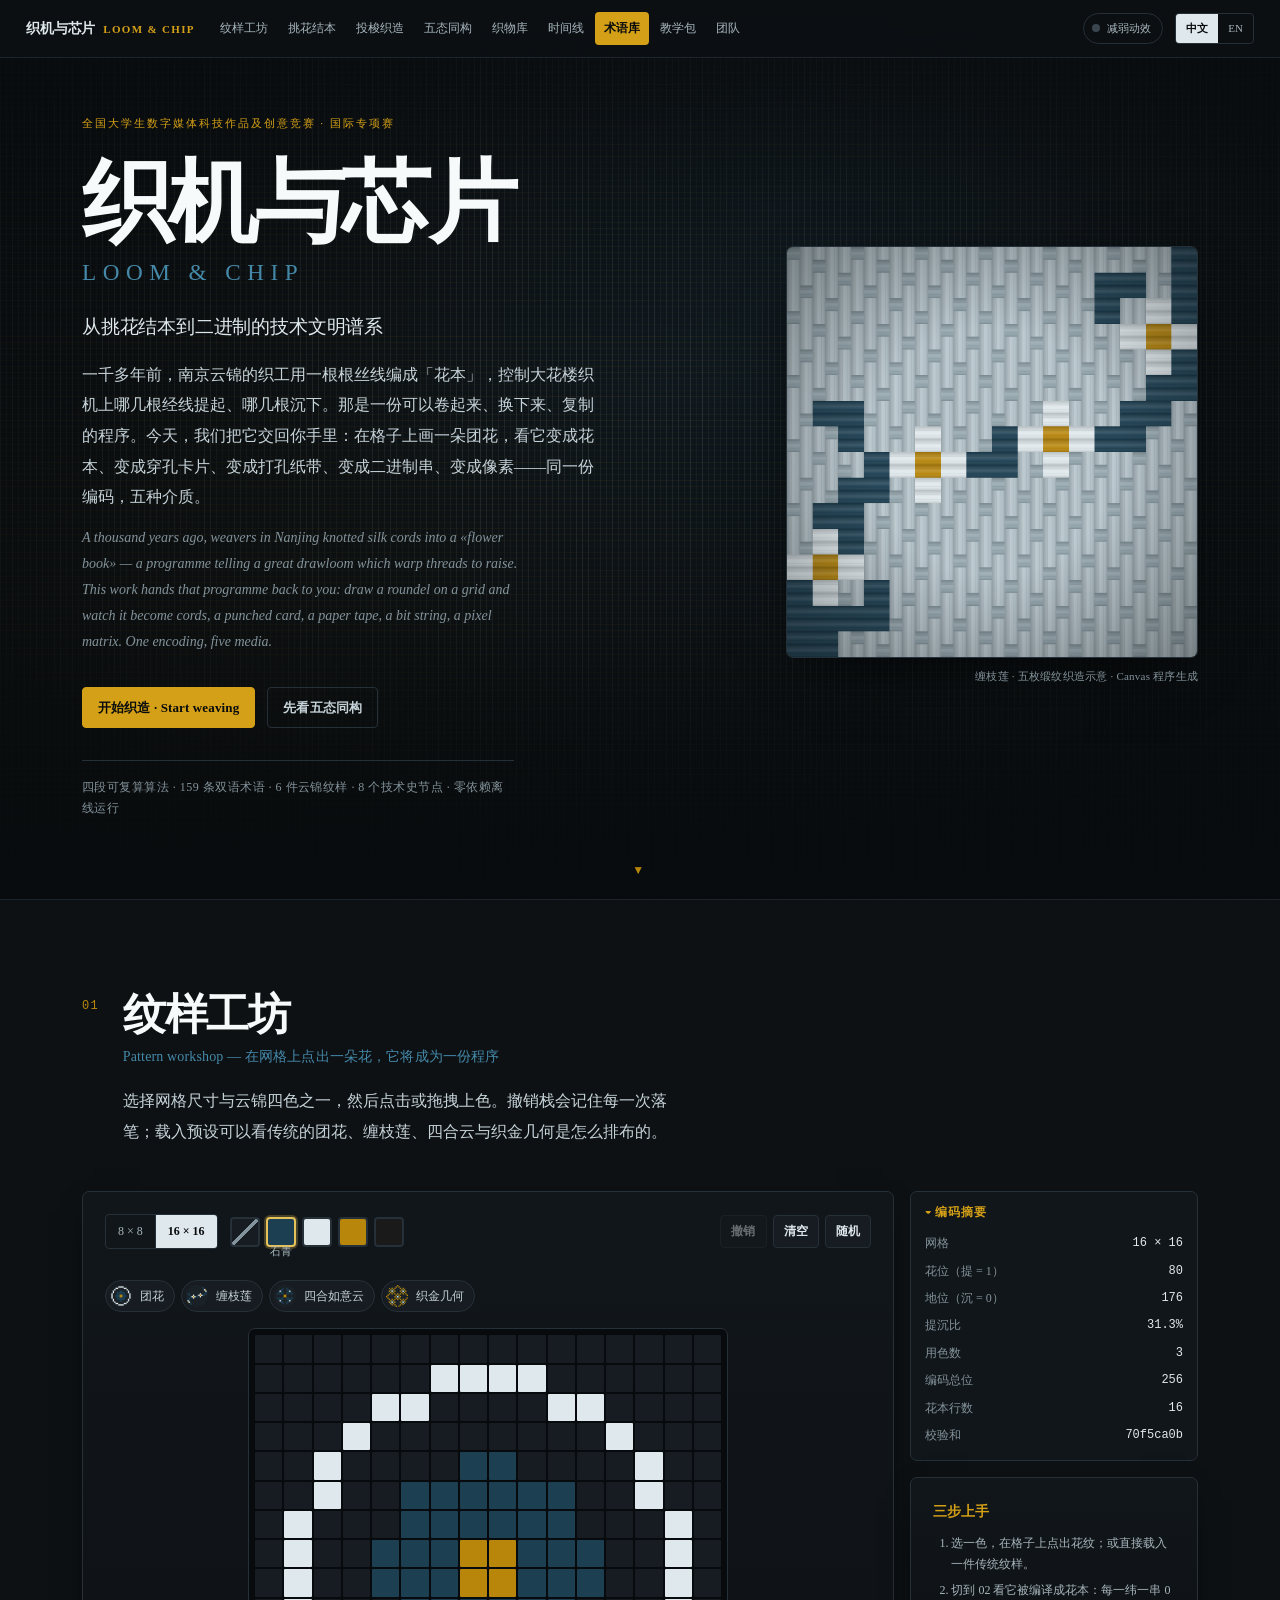
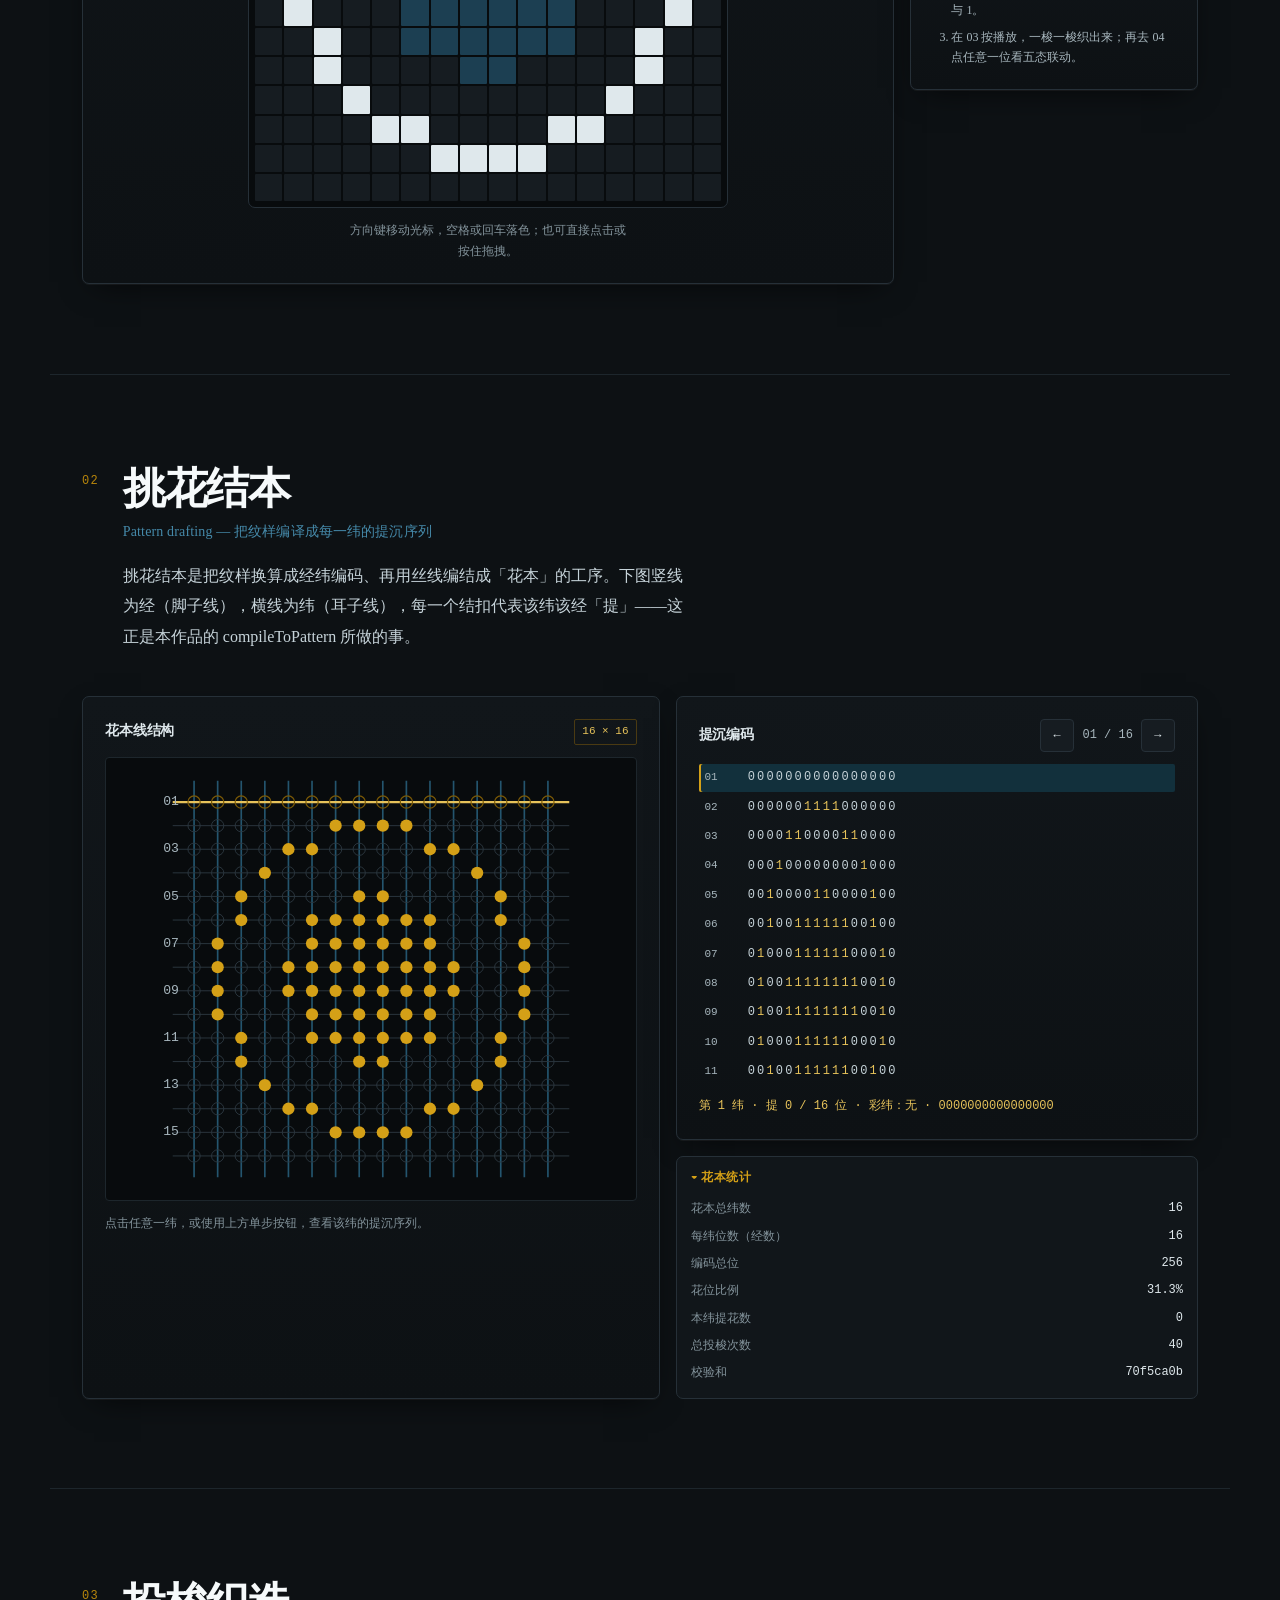
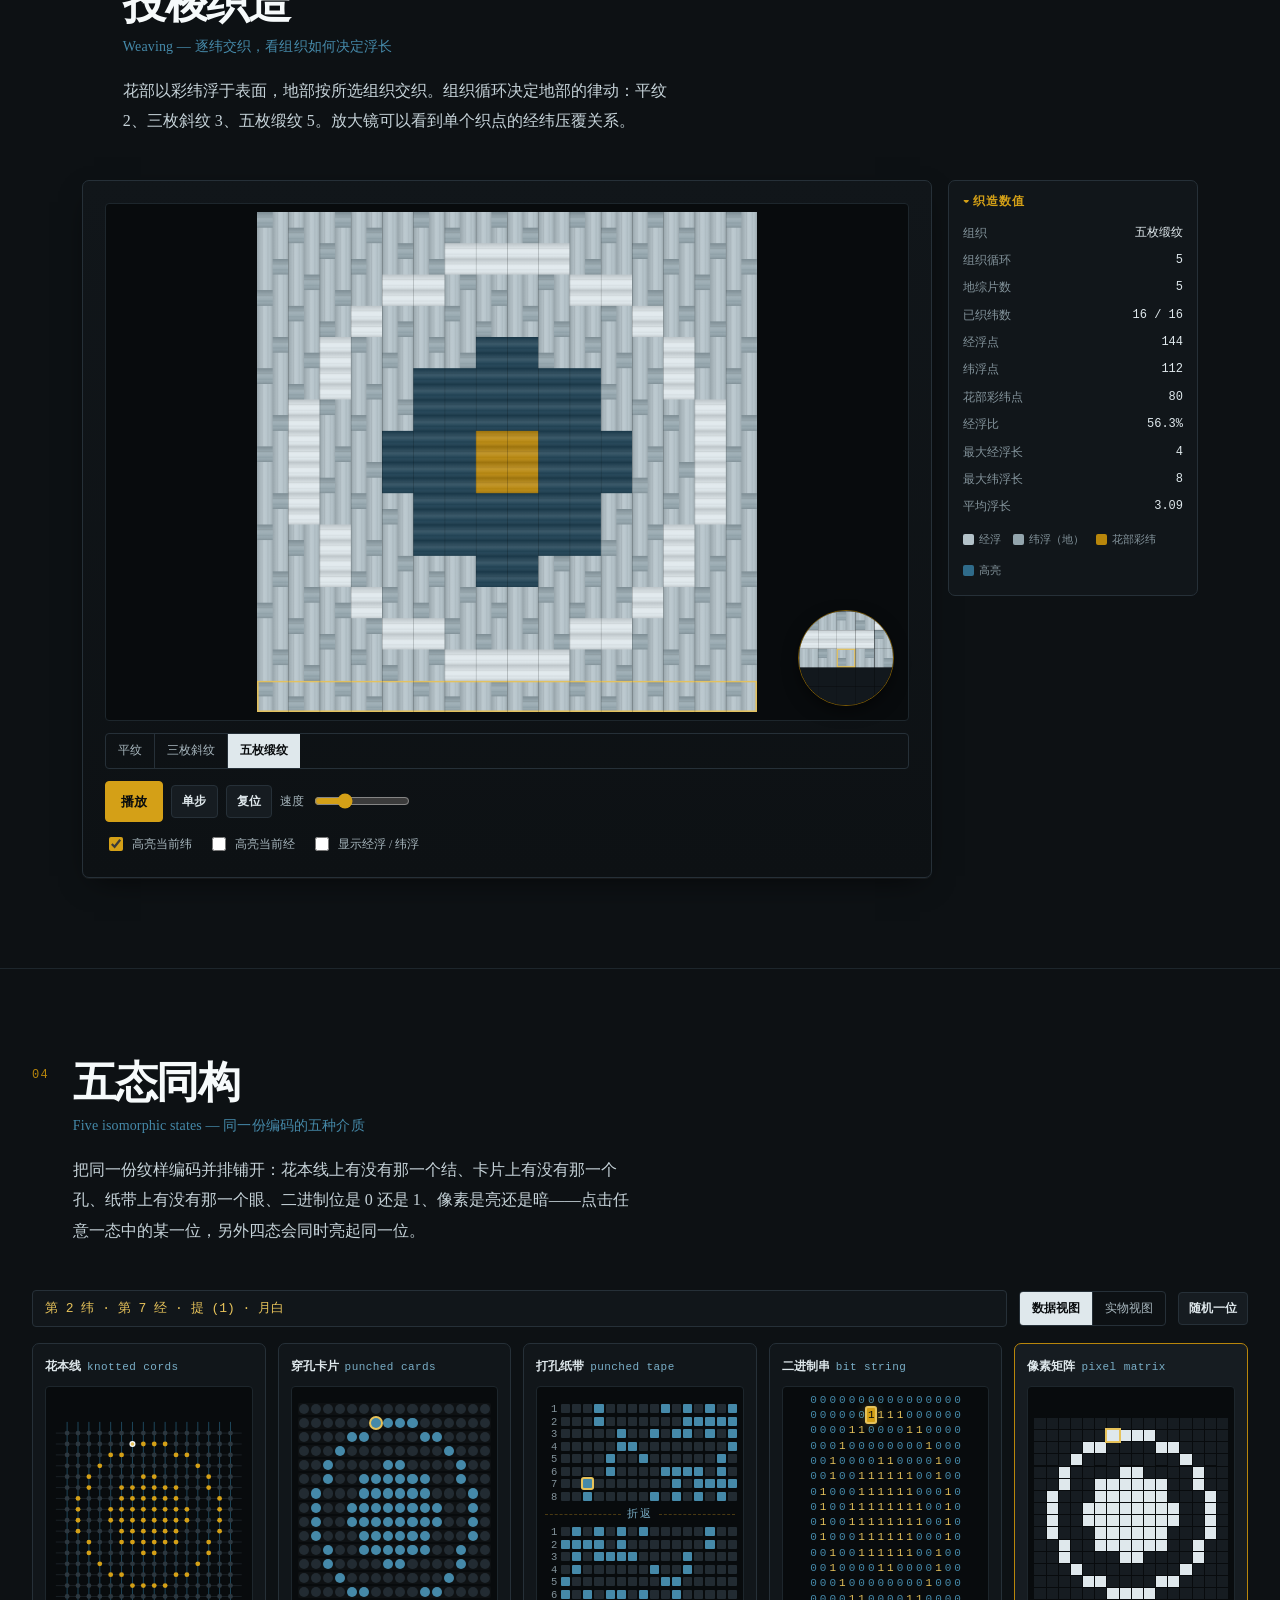
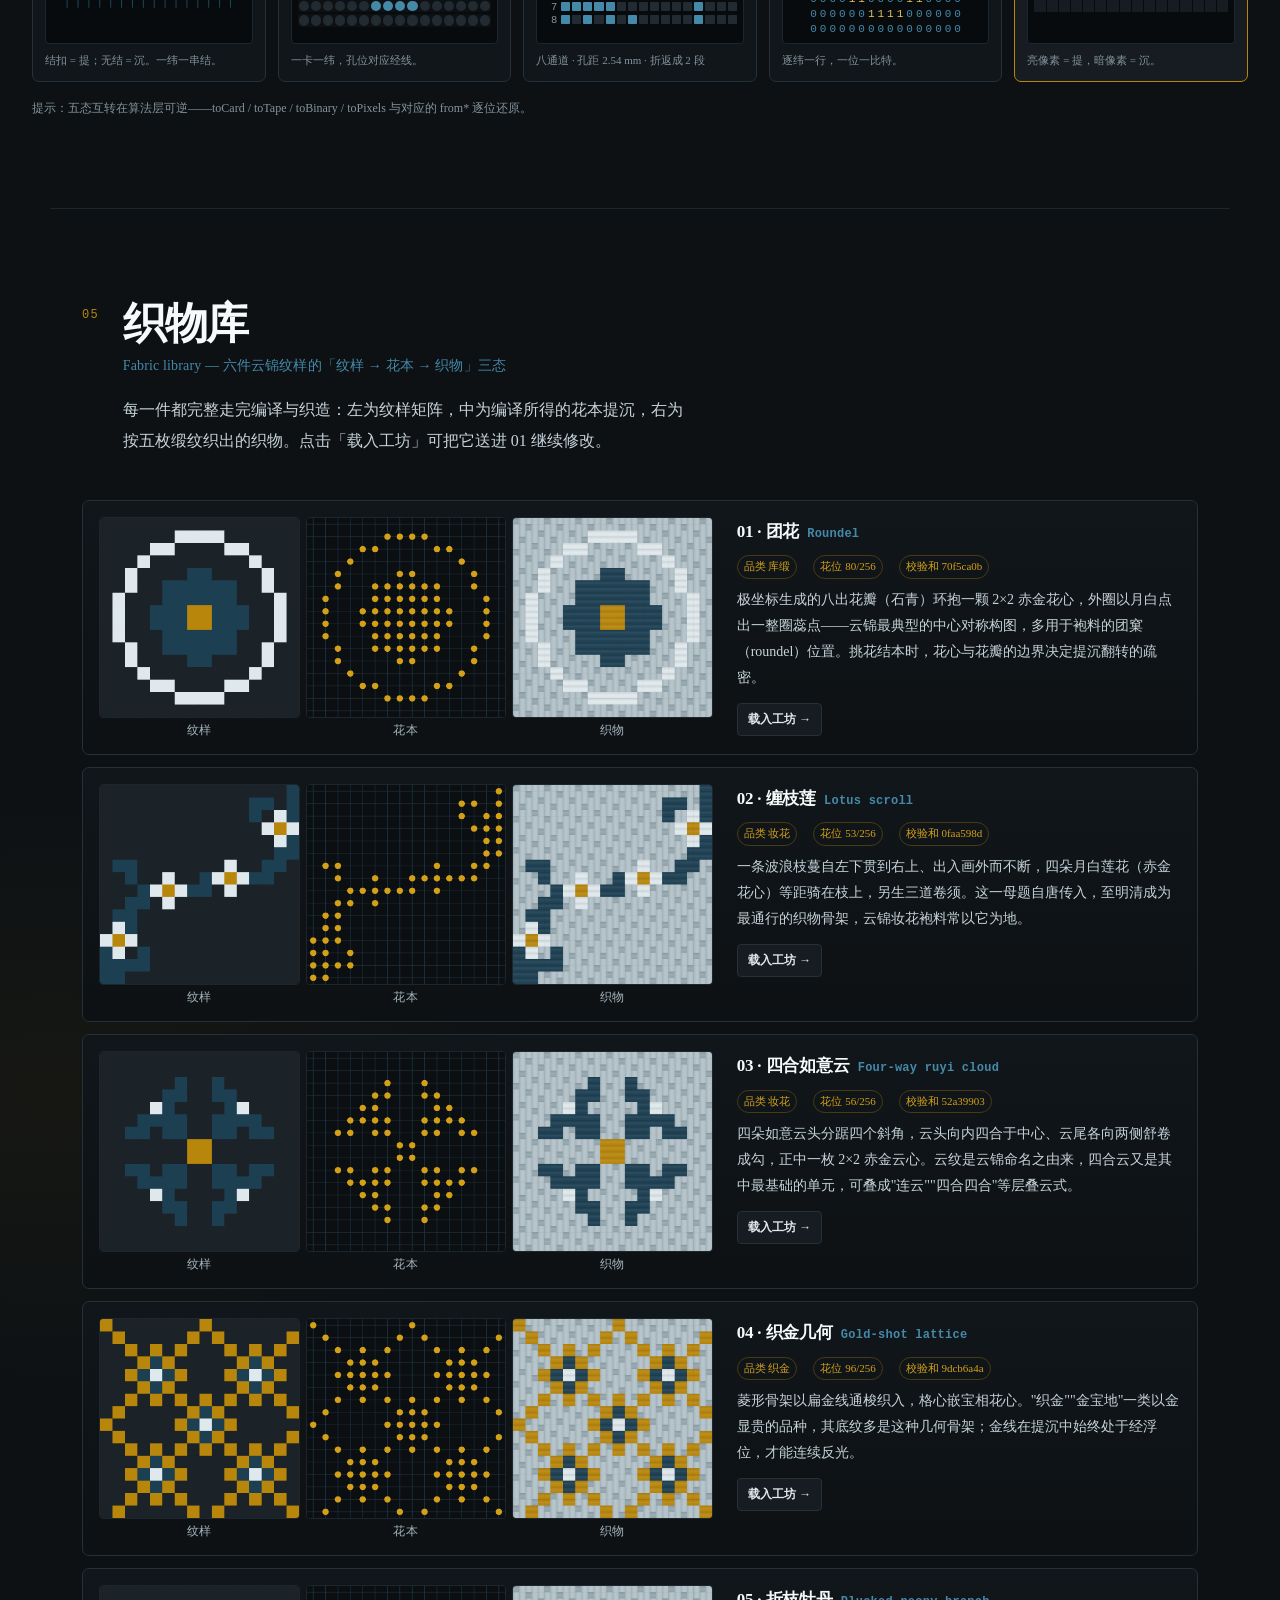
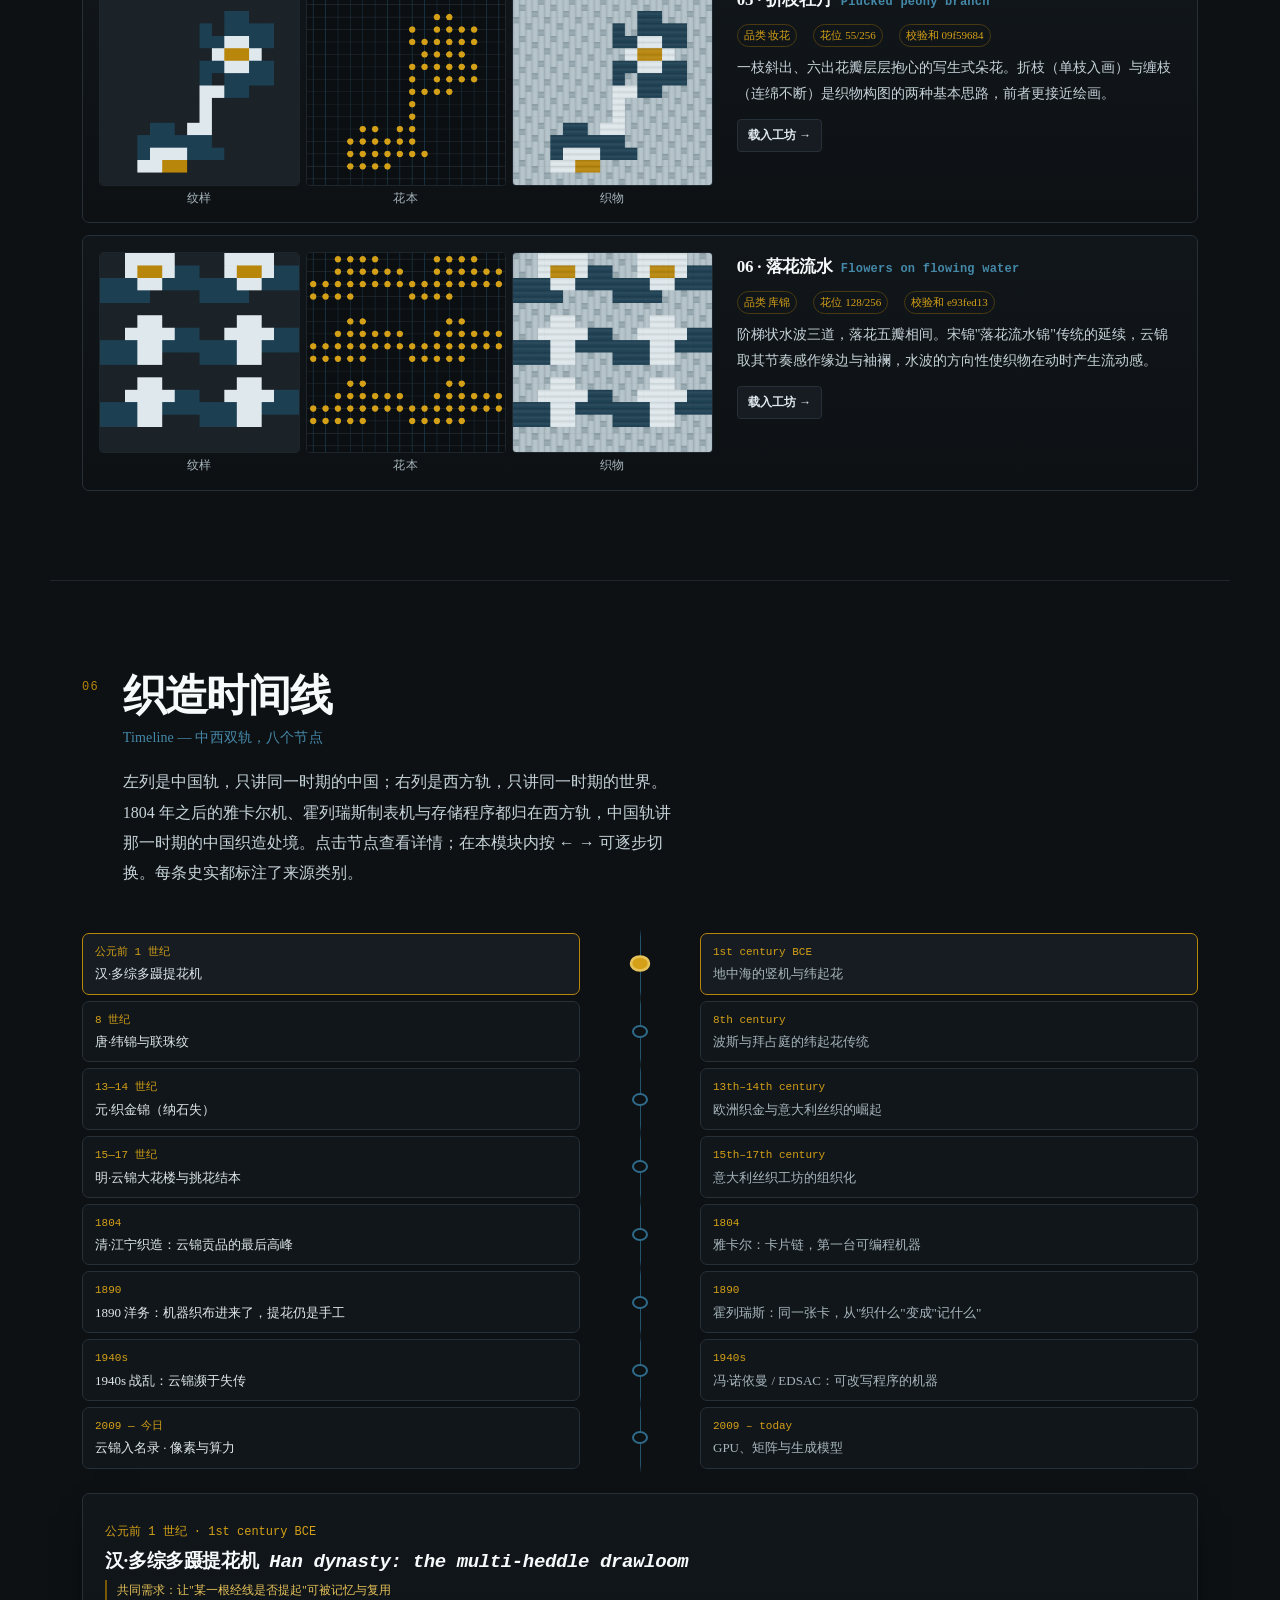
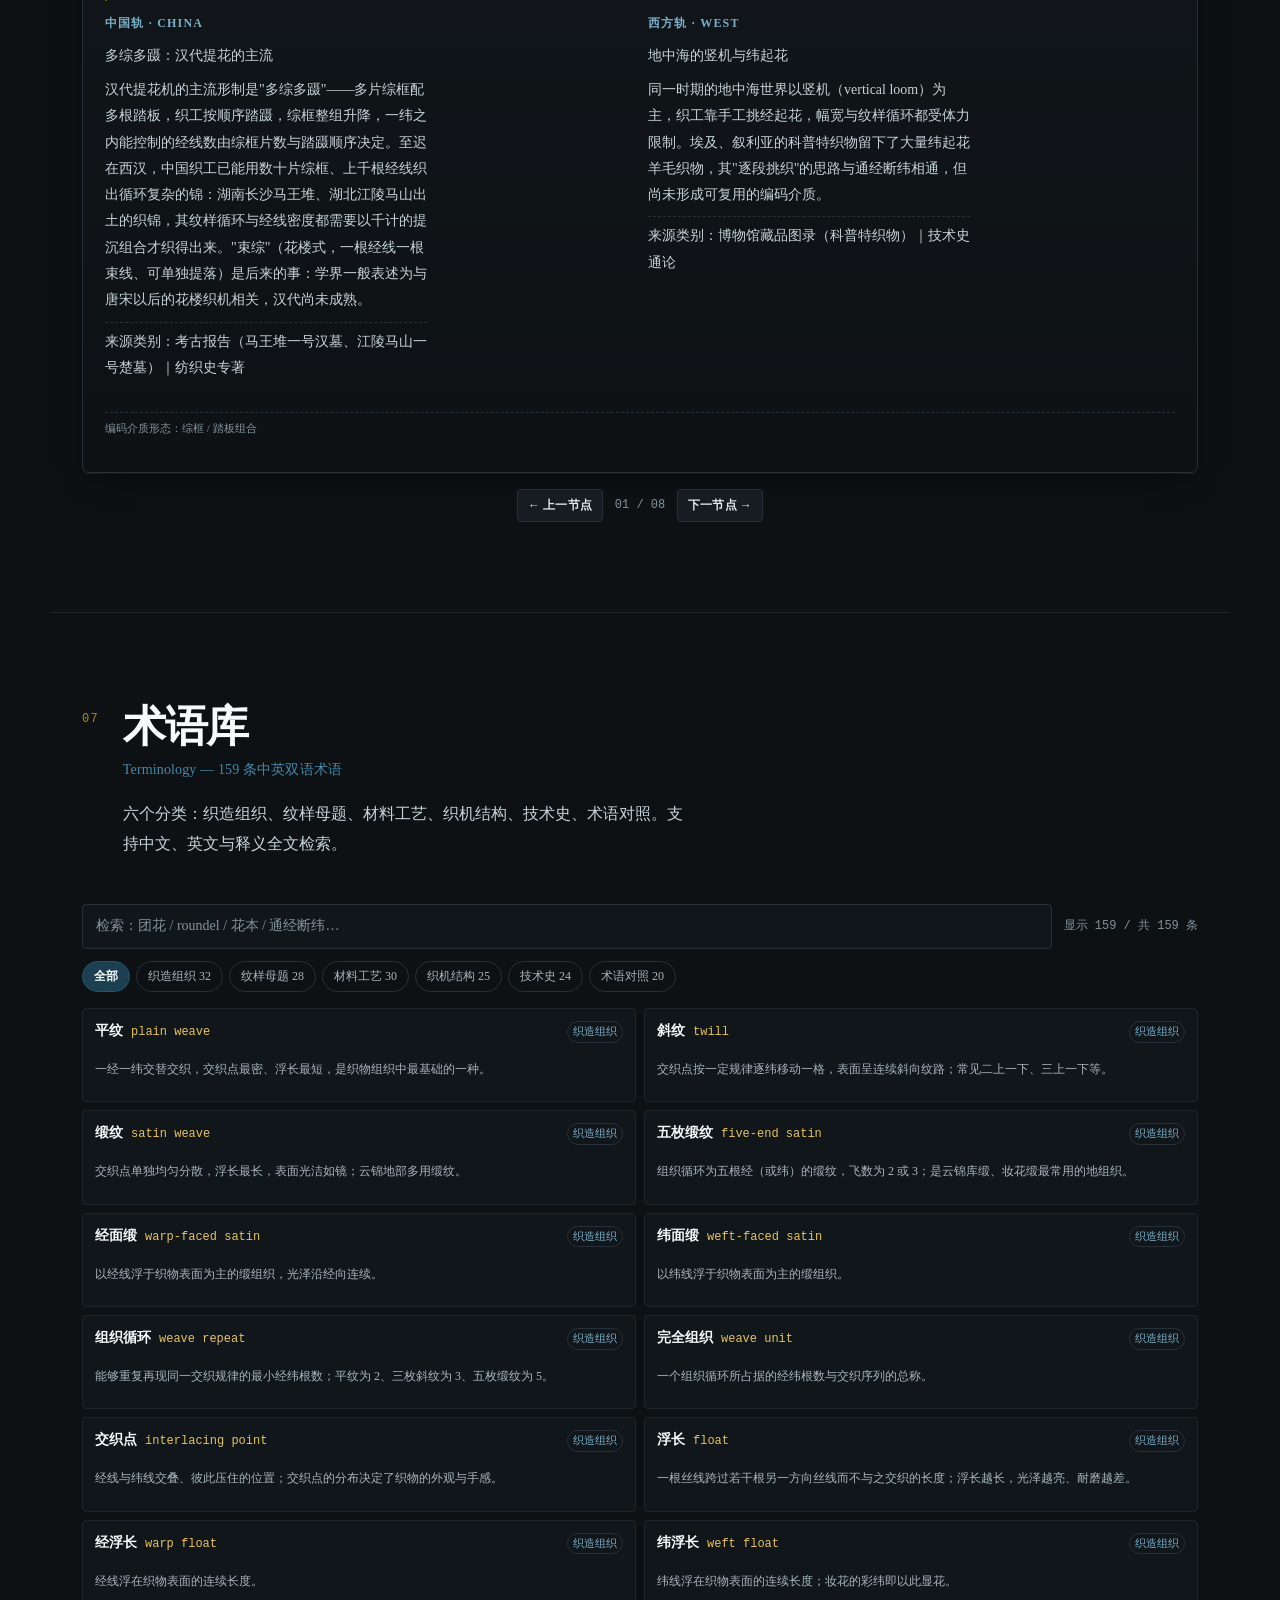
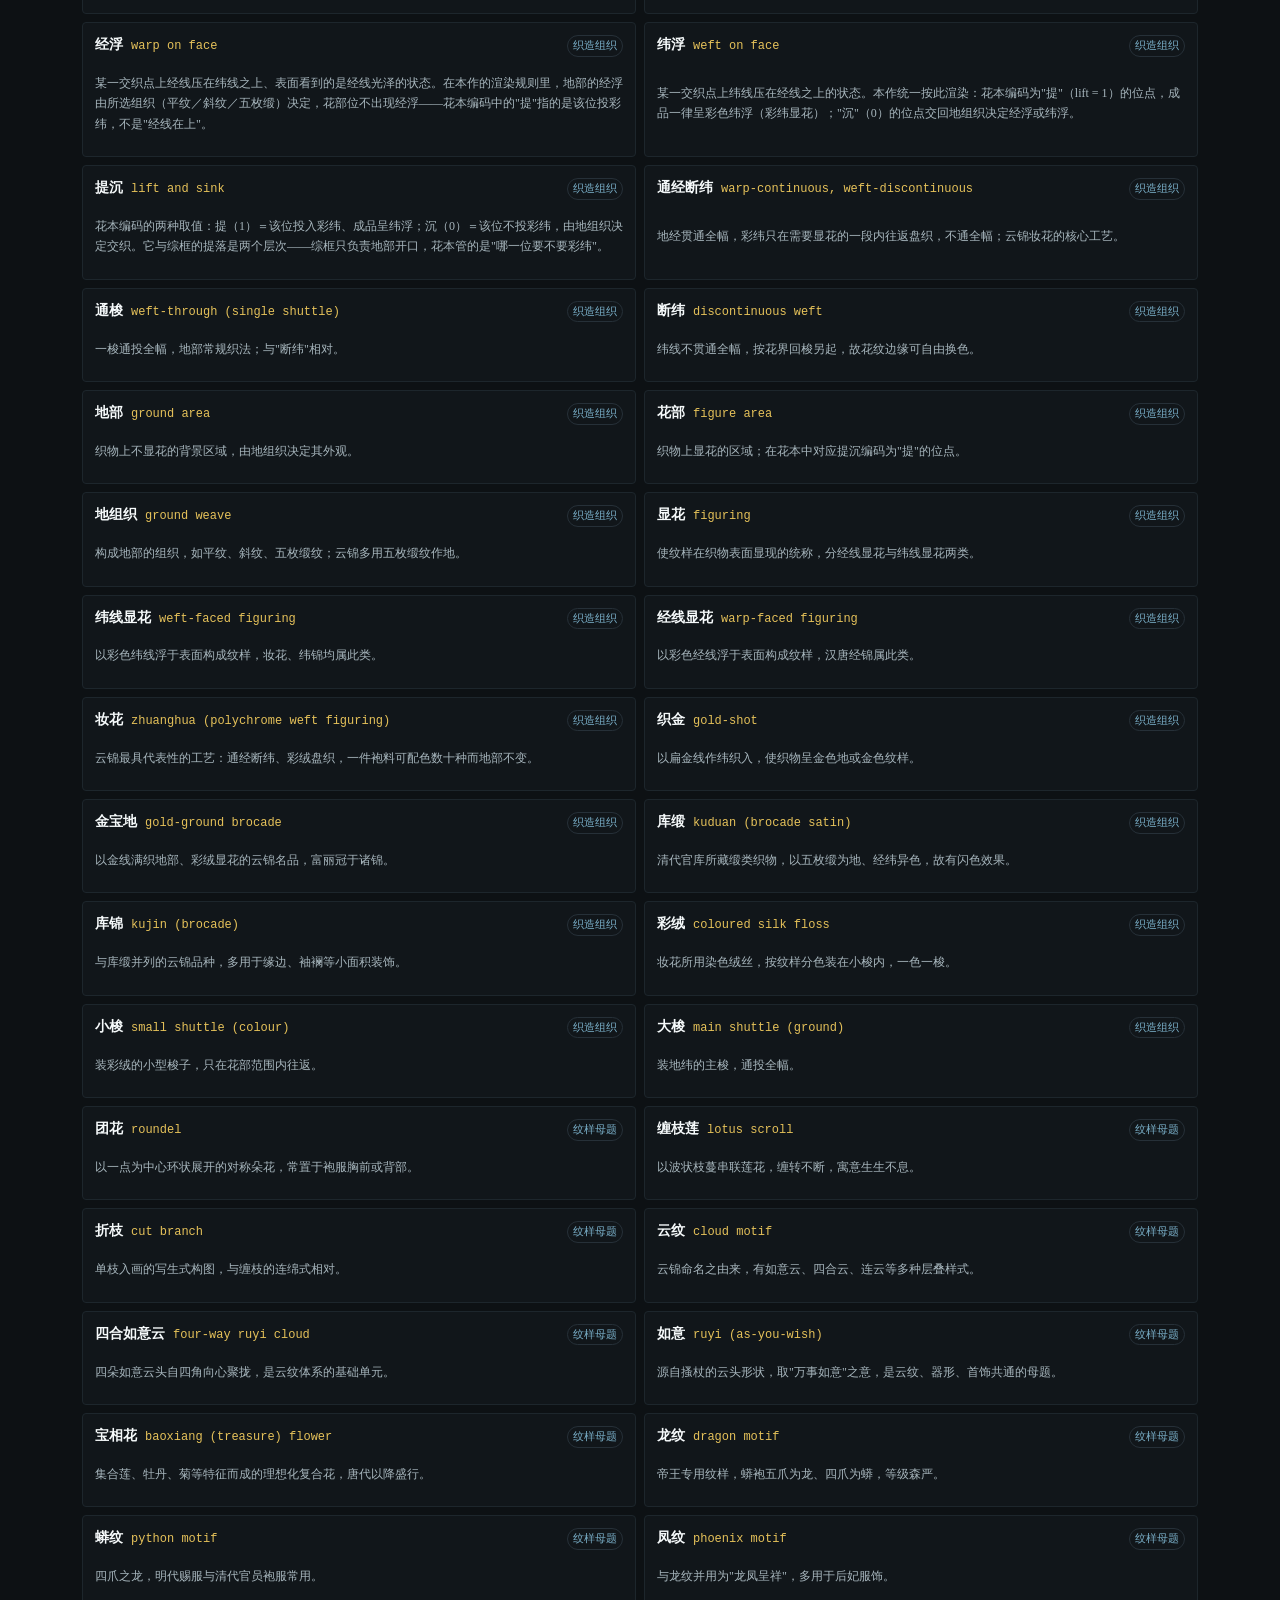
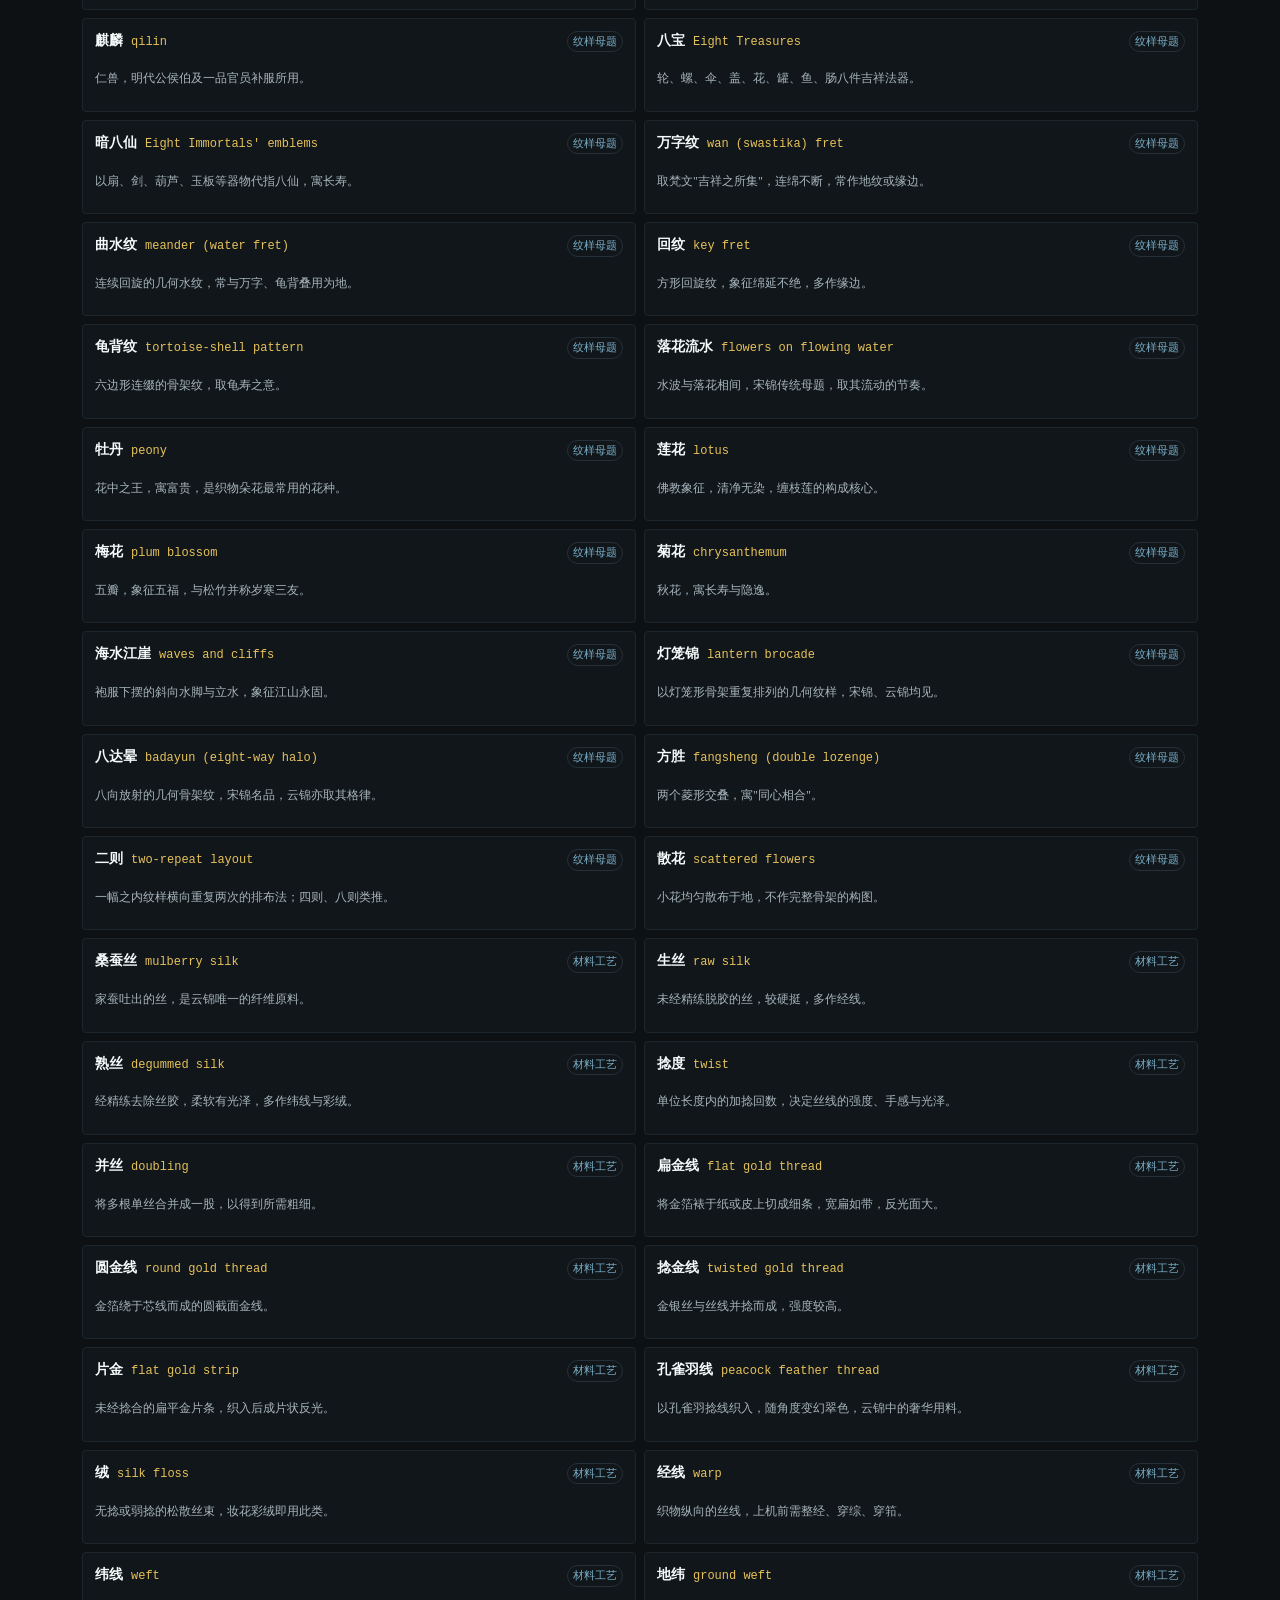
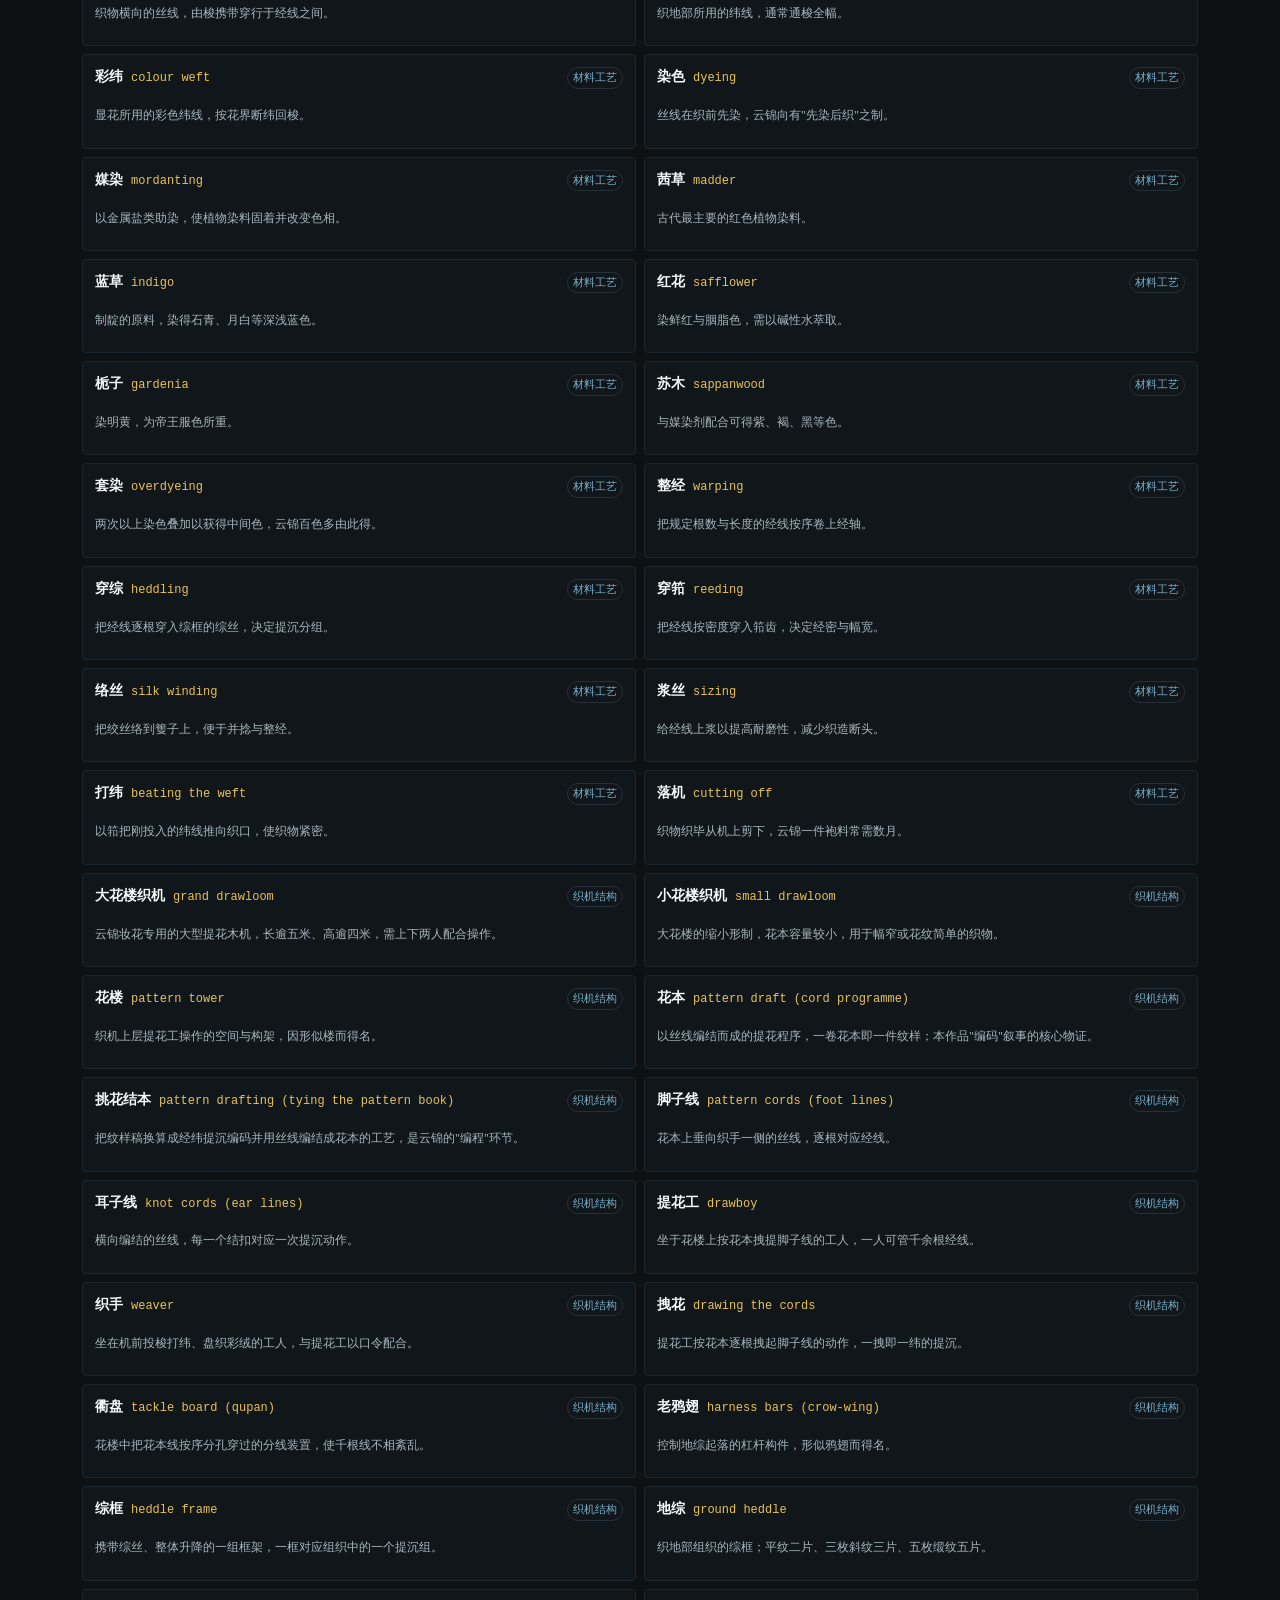
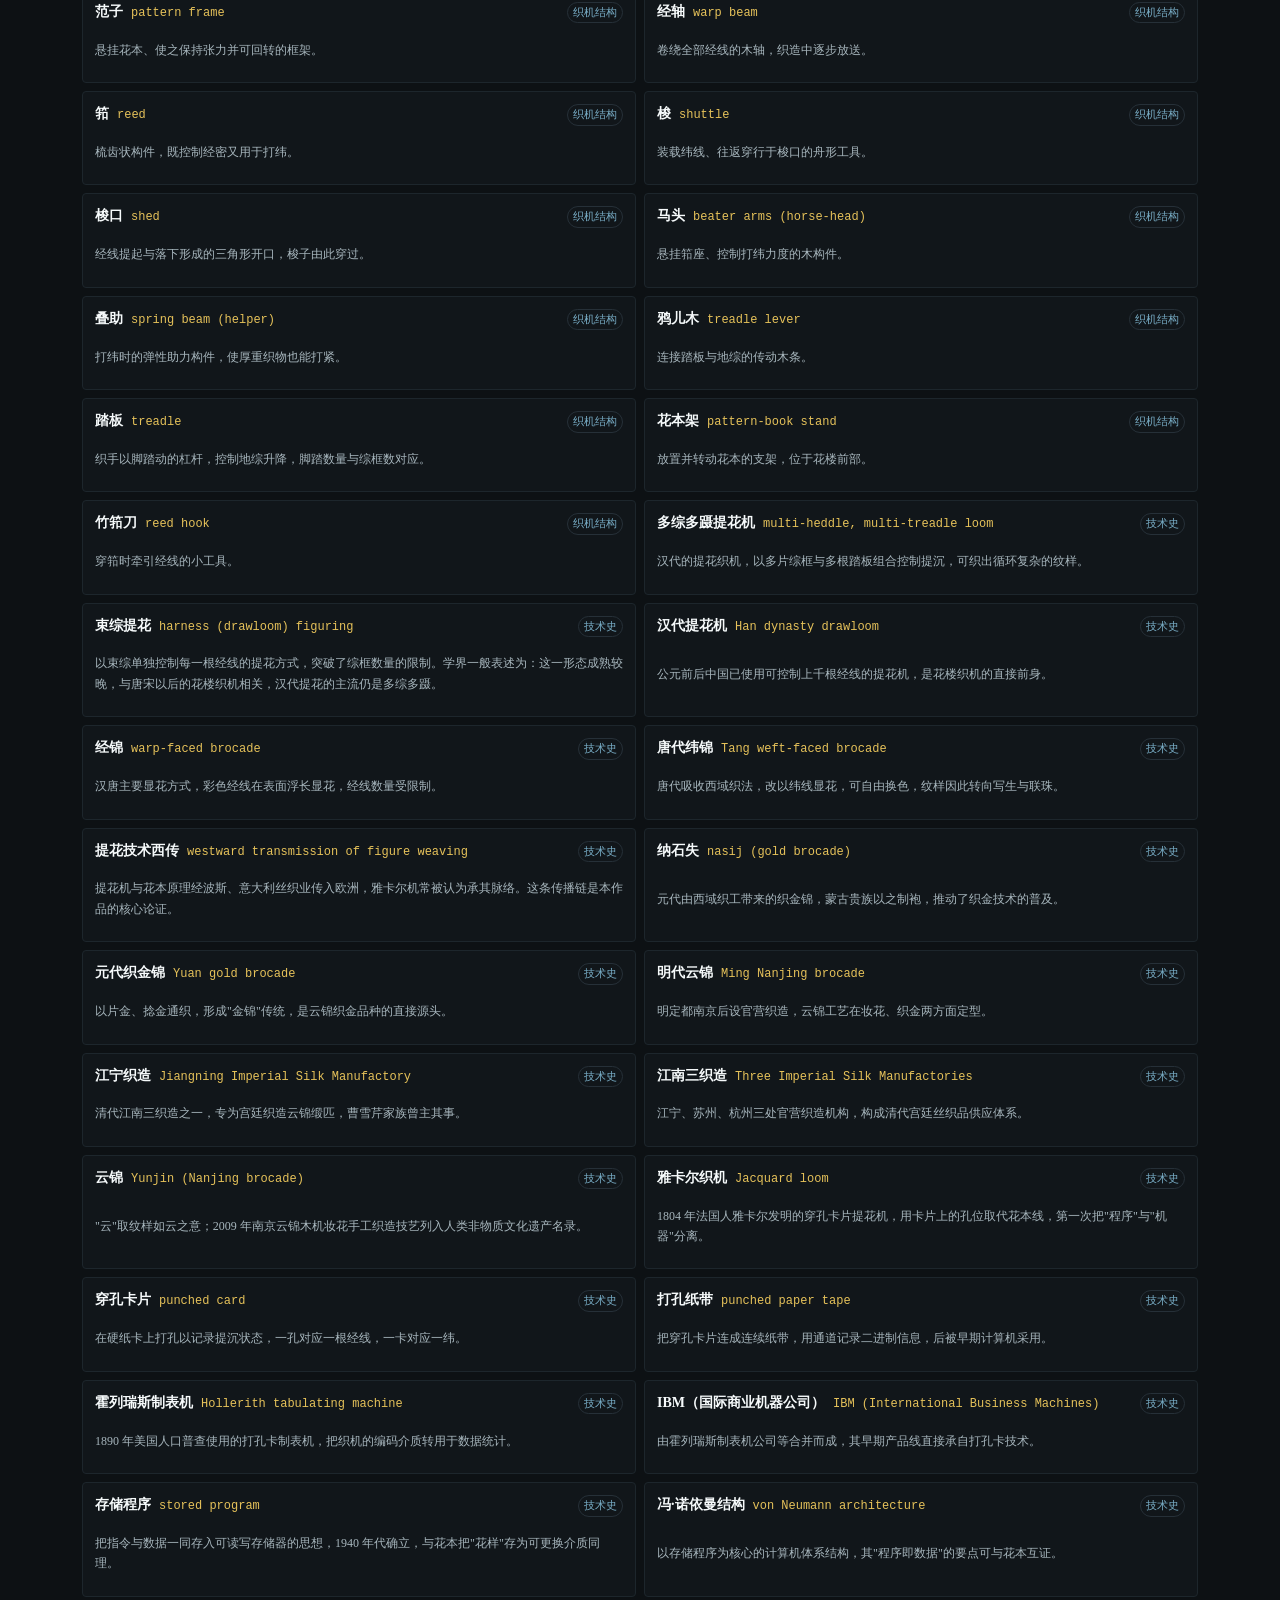
<file: loom/index.html>
<!DOCTYPE html>
<html lang="zh-CN">
<head>
<meta charset="UTF-8">
<meta name="viewport" content="width=device-width, initial-scale=1.0">
<title>织机与芯片 · 从挑花结本到二进制的技术文明谱系 — Loom &amp; Chip</title>
<meta name="description" content="把南京云锦大花楼织机的「挑花结本」做成可上手操作的交互织造模拟器，用同一份编码的五种介质证明中国织机与雅卡尔卡片、现代计算机说的是同一种语言。">
<meta name="theme-color" content="#0d1114">
<meta property="og:type" content="website">
<meta property="og:title" content="织机与芯片 · Loom &amp; Chip">
<meta property="og:description" content="从挑花结本到二进制的技术文明谱系：可交互织造模拟器 + 五态同构编码谱系可视化。">
<meta property="og:locale" content="zh_CN">
<meta property="og:locale:alternate" content="en_US">
<style>
/* ============================================================
   织机与芯片 · Loom & Chip —— 设计系统
   墨底 / 石青 / 赤金 / 月白：取南京云锦的四色
   全部字体为系统字体栈，零外部引用
   ============================================================ */

:root {
  /* ---------- 墨：页底与结构面 ---------- */
  --ink-950: #080b0d;
  --ink-900: #0d1114;
  --ink-850: #11161a;
  --ink-800: #161c21;
  --ink-750: #1b2228;
  --ink-700: #222b32;
  --ink-600: #2c373f;
  --ink-500: #3a464f;
  --line: #263038;
  --line-soft: #1d262c;
  --line-gold: #4a3a12;

  /* ---------- 石青 ---------- */
  --stone-900: #0c1f29;
  --stone-800: #12303c;
  --stone-700: #1c3f52;
  --stone-600: #24556e;
  --stone-500: #2f6b8a;
  --stone-400: #4589a9;
  --stone-300: #79aec7;   /* 小字标注用：对 ink-850 对比度 ≈ 7.5:1 */

  /* ---------- 月白（文字） ---------- */
  --moon-50: #f6fafb;
  --moon-100: #dfe8ec;
  --moon-200: #c6d3d9;
  --moon-300: #a7b6bd;
  --moon-400: #83939b;

  /* ---------- 赤金（强调） ---------- */
  --gold-700: #7a5906;
  --gold-600: #b8860b;
  --gold-500: #d4a017;
  --gold-400: #e6c25a;
  --gold-100: #f3e4b6;

  /* ---------- 丝线材质（织物渲染用，非 UI 色） ---------- */
  --silk-warp: #e3ebee;
  --silk-weft: #a9bcc4;
  --silk-warp-2: #cfdce1;
  --silk-weft-2: #8fa3ac;

  /* ---------- 字号 ---------- */
  --fs-3xs: 0.6875rem;
  --fs-2xs: 0.75rem;
  --fs-xs: 0.8125rem;
  --fs-sm: 0.875rem;
  --fs-base: 1rem;
  --fs-md: 1.0625rem;
  --fs-lg: 1.1875rem;
  --fs-xl: 1.375rem;
  --fs-2xl: clamp(1.5rem, 2.4vw, 1.95rem);
  --fs-3xl: clamp(1.85rem, 3.4vw, 2.7rem);
  --fs-hero: clamp(2.6rem, 7.4vw, 5.6rem);

  /* ---------- 间距 ---------- */
  --sp-1: 0.25rem;
  --sp-2: 0.5rem;
  --sp-3: 0.75rem;
  --sp-4: 1rem;
  --sp-5: 1.5rem;
  --sp-6: 2rem;
  --sp-7: 3rem;
  --sp-8: 4.5rem;
  --sp-9: 7rem;

  /* ---------- 圆角 / 阴影 ---------- */
  --r-1: 2px;
  --r-2: 4px;
  --r-3: 7px;
  --r-4: 12px;
  --sh-1: 0 1px 0 rgba(255, 255, 255, .04), 0 1px 3px rgba(0, 0, 0, .4);
  --sh-2: 0 1px 0 rgba(255, 255, 255, .05), 0 10px 30px -12px rgba(0, 0, 0, .75);
  --sh-3: 0 20px 60px -24px rgba(0, 0, 0, .9);

  /* ---------- 动效 ---------- */
  --t-fast: 140ms;
  --t-mid: 260ms;
  --t-slow: 620ms;
  --ease: cubic-bezier(.22, .61, .36, 1);

  /* ---------- 排版与布局 ---------- */
  --measure: 68ch;
  --maxw: 1180px;
  --maxw-wide: 1400px;
  --nav-h: 58px;

  --font-sans: -apple-system, "Segoe UI", "Noto Sans SC", "Microsoft YaHei", serif;
  --font-mono: ui-monospace, "Cascadia Mono", "Consolas", "SF Mono", "Noto Sans Mono", monospace;
}

*, *::before, *::after { box-sizing: border-box; }

html {
  -webkit-text-size-adjust: 100%;
  scroll-behavior: smooth;
  scroll-padding-top: calc(var(--nav-h) + 12px);
}

body {
  margin: 0;
  background:
    radial-gradient(1200px 620px at 78% -8%, rgba(28, 63, 82, .30), transparent 62%),
    radial-gradient(900px 520px at 4% 30%, rgba(184, 134, 11, .055), transparent 60%),
    var(--ink-900);
  color: var(--moon-100);
  font-family: var(--font-sans);
  font-size: var(--fs-base);
  line-height: 1.78;
  letter-spacing: 0;
  overflow-x: hidden;
  text-rendering: optimizeLegibility;
}

img, svg, canvas { display: block; max-width: 100%; }
button, input, select, textarea { font: inherit; color: inherit; }
a { color: var(--gold-400); text-decoration-color: rgba(230, 194, 90, .4); text-underline-offset: 3px; }
a:hover { color: var(--gold-100); }

::selection { background: rgba(184, 134, 11, .34); color: var(--moon-50); }

:focus-visible {
  outline: 2px solid var(--gold-400);
  outline-offset: 2px;
  border-radius: var(--r-1);
}

.sr-only {
  position: absolute; width: 1px; height: 1px; padding: 0; margin: -1px;
  overflow: hidden; clip: rect(0 0 0 0); white-space: nowrap; border: 0;
}

.skip-link {
  position: absolute; left: 12px; top: -60px; z-index: 200;
  background: var(--gold-500); color: var(--ink-950); padding: 8px 16px;
  border-radius: var(--r-2); font-size: var(--fs-sm); text-decoration: none;
  transition: top var(--t-fast) var(--ease);
}
.skip-link:focus { top: 12px; color: var(--ink-950); }

.mono { font-family: var(--font-mono); font-variant-numeric: tabular-nums; }
.mono-sm { font-family: var(--font-mono); font-size: var(--fs-2xs); }

/* ============================================================
   导航
   ============================================================ */
.nav {
  position: fixed; inset: 0 0 auto 0; z-index: 100;
  height: var(--nav-h);
  display: flex; align-items: center; gap: var(--sp-4);
  padding: 0 clamp(12px, 2.4vw, 26px);
  background: rgba(13, 17, 20, .82);
  backdrop-filter: blur(14px) saturate(120%);
  border-bottom: 1px solid var(--line-soft);
}

.nav-brand { flex: none; }
.nav-mark {
  display: inline-flex; align-items: baseline; gap: 8px;
  color: var(--moon-100); text-decoration: none;
  font-size: var(--fs-sm); font-weight: 700; letter-spacing: -0.01em;
}
.nav-mark em {
  font-style: normal; font-size: var(--fs-3xs); letter-spacing: .12em;
  text-transform: uppercase; color: var(--gold-500); font-weight: 600;
}

.nav-links {
  display: flex; align-items: center; gap: 2px;
  overflow-x: auto; scrollbar-width: none;
  flex: 1 1 auto; min-width: 0;
}
.nav-links::-webkit-scrollbar { display: none; }
.nav-links a {
  flex: none; padding: 6px 9px; border-radius: var(--r-2);
  font-size: var(--fs-2xs); color: var(--moon-300); text-decoration: none;
  white-space: nowrap; transition: color var(--t-fast), background var(--t-fast);
}
.nav-links a:hover { color: var(--moon-50); background: var(--ink-750); }
.nav-links a.active { color: var(--ink-950); background: var(--gold-500); font-weight: 700; }

.nav-tools { flex: none; display: flex; align-items: center; gap: var(--sp-3); }

.switch {
  display: inline-flex; align-items: center; gap: 7px;
  background: transparent; border: 1px solid var(--line);
  color: var(--moon-300); border-radius: 999px;
  padding: 5px 11px 5px 8px; font-size: var(--fs-3xs); cursor: pointer;
  transition: color var(--t-fast), border-color var(--t-fast);
}
.switch:hover { color: var(--moon-50); border-color: var(--stone-500); }
.switch[aria-pressed="true"] { color: var(--gold-400); border-color: var(--gold-700); }
.switch-dot {
  width: 8px; height: 8px; border-radius: 50%;
  background: var(--ink-500); transition: background var(--t-fast);
}
.switch[aria-pressed="true"] .switch-dot { background: var(--gold-500); }

.lang { display: flex; border: 1px solid var(--line); border-radius: var(--r-2); overflow: hidden; }
.lang button {
  border: 0; background: transparent; color: var(--moon-300);
  font-size: var(--fs-3xs); padding: 5px 10px; cursor: pointer;
  transition: background var(--t-fast), color var(--t-fast);
}
.lang button:hover { color: var(--moon-50); }
.lang button.on { background: var(--moon-100); color: var(--ink-950); font-weight: 700; }

/* ============================================================
   封面
   ============================================================ */
.cover {
  position: relative; min-height: 100svh;
  display: flex; align-items: center;
  padding: calc(var(--nav-h) + var(--sp-7)) 0 var(--sp-8);
  overflow: hidden;
  border-bottom: 1px solid var(--line-soft);
}
.cover-canvas { position: absolute; inset: 0; width: 100%; height: 100%; }
.cover-veil {
  position: absolute; inset: 0; pointer-events: none;
  background:
    radial-gradient(72% 58% at 50% 44%, rgba(8, 11, 13, .30), rgba(8, 11, 13, .88) 88%),
    linear-gradient(180deg, rgba(8, 11, 13, .55), transparent 22%, transparent 68%, rgba(8, 11, 13, .92));
}
.cover-inner {
  position: relative; z-index: 2;
  display: grid; grid-template-columns: minmax(0, 1fr) minmax(0, min(36vw, 412px));
  gap: clamp(24px, 4vw, 64px); align-items: center;
}
.cover-text { min-width: 0; }
.cover-art { margin: 0; min-width: 0; }
.cover-art canvas {
  width: 100%; height: auto; border-radius: var(--r-3);
  border: 1px solid var(--line);
  box-shadow: var(--sh-3), 0 0 0 1px rgba(230, 194, 90, .10) inset;
}
.cover-art figcaption {
  margin-top: 9px; text-align: right;
  font-size: var(--fs-3xs); color: var(--moon-400); letter-spacing: .02em;
}

.cover-kicker {
  margin: 0 0 var(--sp-5);
  font-size: var(--fs-3xs); letter-spacing: .18em; text-transform: uppercase;
  color: var(--gold-500);
}
.cover-title { margin: 0; display: flex; flex-direction: column; gap: var(--sp-1); }
.cover-zh {
  font-size: var(--fs-hero); font-weight: 800; line-height: 1.02;
  letter-spacing: -0.04em; color: var(--moon-50);
}
.cover-en {
  font-size: clamp(.95rem, 2vw, 1.45rem); font-weight: 500;
  letter-spacing: .28em; text-transform: uppercase; color: var(--stone-400);
}
.cover-sub {
  margin: var(--sp-4) 0 0; max-width: var(--measure);
  font-size: var(--fs-lg); color: var(--moon-100); letter-spacing: -0.01em;
}
.cover-lead {
  margin: var(--sp-4) 0 0; max-width: 64ch;
  font-size: var(--fs-base); line-height: 1.92; color: var(--moon-200);
}
.cover-lead-en {
  margin: var(--sp-3) 0 0; max-width: 64ch;
  font-size: var(--fs-sm); line-height: 1.85; color: var(--moon-400);
  font-style: italic;
}
.cover-actions { display: flex; flex-wrap: wrap; gap: var(--sp-3); margin-top: var(--sp-6); }
.cover-spec {
  margin: var(--sp-6) 0 0; padding-top: var(--sp-4);
  border-top: 1px solid var(--line);
  max-width: 72ch;
  font-size: var(--fs-2xs); letter-spacing: .04em; color: var(--moon-400);
}
.scroll-hint {
  position: absolute; left: 50%; bottom: 18px; transform: translateX(-50%);
  color: var(--gold-600); font-size: var(--fs-2xs); letter-spacing: .3em;
  animation: bob 2.4s var(--ease) infinite;
}
@keyframes bob {
  0%, 100% { transform: translate(-50%, 0); opacity: .5; }
  50% { transform: translate(-50%, 8px); opacity: 1; }
}

/* ============================================================
   区块骨架
   ============================================================ */
.wrap { width: 100%; max-width: var(--maxw); margin: 0 auto; padding: 0 clamp(16px, 3vw, 32px); }

.sec {
  max-width: var(--maxw); margin: 0 auto;
  padding: clamp(48px, 7vw, 92px) clamp(16px, 3vw, 32px);
}
.sec-wide { max-width: var(--maxw-wide); }
.sec + .sec { border-top: 1px solid var(--line-soft); }

.sec-head {
  display: grid;
  grid-template-columns: auto minmax(0, 1fr);
  gap: var(--sp-1) var(--sp-5);
  align-items: start;
  margin-bottom: clamp(24px, 3.6vw, 44px);
}
.sec-no {
  grid-row: 1 / span 2;
  font-family: var(--font-mono); font-size: var(--fs-2xs);
  color: var(--gold-600); letter-spacing: .1em;
  padding-top: .55em;
}
.sec-head h2 {
  margin: 0;
  font-size: var(--fs-3xl); font-weight: 800;
  line-height: 1.16; letter-spacing: -0.03em; color: var(--moon-50);
}
.sec-sub {
  margin: .35rem 0 0;
  font-size: var(--fs-sm); color: var(--stone-400); letter-spacing: .01em;
}
.sec-desc {
  grid-column: 2;
  margin: var(--sp-3) 0 0;
  max-width: 70ch;
  font-size: var(--fs-base); line-height: 1.9; color: var(--moon-200);
}

.hint { margin: var(--sp-3) 0 0; font-size: var(--fs-2xs); color: var(--moon-400); line-height: 1.7; }
.badge {
  font-family: var(--font-mono); font-size: var(--fs-3xs);
  color: var(--gold-400); border: 1px solid var(--line-gold);
  padding: 2px 7px; border-radius: var(--r-1);
}

/* ---------- 面板 ---------- */
.panel {
  background: linear-gradient(180deg, var(--ink-850), var(--ink-900));
  border: 1px solid var(--line);
  border-radius: var(--r-3);
  padding: clamp(14px, 1.8vw, 22px);
  box-shadow: var(--sh-2);
  min-width: 0;
}
.panel h3 {
  margin: 0; font-size: var(--fs-sm); font-weight: 700;
  letter-spacing: -0.01em; color: var(--moon-100);
}
.panel-head {
  display: flex; align-items: center; justify-content: space-between;
  gap: var(--sp-3); margin-bottom: var(--sp-3);
}

/* ---------- 按钮 ---------- */
.btn {
  display: inline-flex; align-items: center; justify-content: center; gap: 6px;
  padding: 8px 15px; border-radius: var(--r-2);
  border: 1px solid var(--line);
  background: var(--ink-800); color: var(--moon-100);
  font-size: var(--fs-xs); font-weight: 600; letter-spacing: .01em;
  cursor: pointer; text-decoration: none; white-space: nowrap;
  transition: background var(--t-fast) var(--ease), border-color var(--t-fast),
              color var(--t-fast), transform var(--t-fast);
}
.btn:hover { background: var(--ink-700); border-color: var(--ink-500); color: var(--moon-50); }
.btn:active { transform: translateY(1px); }
.btn-primary {
  background: var(--gold-500); border-color: var(--gold-500); color: var(--ink-950);
}
.btn-primary:hover { background: var(--gold-400); border-color: var(--gold-400); color: var(--ink-950); }
.btn-ghost { background: transparent; color: var(--moon-200); }
.btn-sm { padding: 5px 10px; font-size: var(--fs-2xs); }
.btn[disabled] { opacity: .42; cursor: not-allowed; }

.seg { display: inline-flex; border: 1px solid var(--line); border-radius: var(--r-2); overflow: hidden; }
.seg-btn {
  border: 0; background: transparent; color: var(--moon-300);
  padding: 6px 12px; font-size: var(--fs-2xs); cursor: pointer;
  border-right: 1px solid var(--line);
  transition: background var(--t-fast), color var(--t-fast);
}
.seg-btn:last-child { border-right: 0; }
.seg-btn:hover { color: var(--moon-50); background: var(--ink-750); }
.seg-btn.on { background: var(--moon-100); color: var(--ink-950); font-weight: 700; }

/* ---------- 折叠读数面板 ---------- */
.readout {
  background: var(--ink-850);
  border: 1px solid var(--line);
  border-radius: var(--r-3);
  padding: 0;
  font-size: var(--fs-2xs);
}
.readout > summary {
  cursor: pointer; padding: 10px 14px;
  font-size: var(--fs-2xs); font-weight: 700; letter-spacing: .06em;
  text-transform: uppercase; color: var(--gold-500);
  list-style: none;
}
.readout > summary::-webkit-details-marker { display: none; }
.readout > summary::before { content: "▸ "; }
.readout[open] > summary::before { content: "▾ "; }
.readout > summary:hover { color: var(--gold-400); }
.readout > *:not(summary) { padding: 0 14px; }
.readout > *:last-child { padding-bottom: 14px; }

.kv { display: grid; grid-template-columns: 1fr auto; gap: 6px var(--sp-4); margin: 0; }
.kv dt { color: var(--moon-400); }
.kv dd {
  margin: 0; font-family: var(--font-mono); font-variant-numeric: tabular-nums;
  color: var(--moon-100); text-align: right;
}

.bullets { margin: 0; padding-left: 1.1em; display: grid; gap: var(--sp-2); }
.bullets li { font-size: var(--fs-2xs); line-height: 1.75; color: var(--moon-200); }
.bullets li b { color: var(--moon-50); }

/* ============================================================
   1 · 纹样工坊
   ============================================================ */
.ws-layout { display: grid; grid-template-columns: minmax(0, 1fr) 288px; gap: var(--sp-4); align-items: start; }
.ws-side { display: grid; gap: var(--sp-4); align-content: start; }
.ws-toolbar {
  display: flex; flex-wrap: wrap; align-items: center; gap: var(--sp-3);
  margin-bottom: var(--sp-3); padding-bottom: 15px;
}
.swatches { display: flex; gap: 6px; align-items: center; }
.swatch {
  width: 30px; height: 30px; border-radius: var(--r-2);
  border: 2px solid var(--line); cursor: pointer; padding: 0;
  position: relative; transition: border-color var(--t-fast), transform var(--t-fast);
}
.swatch::after {
  content: attr(data-label); position: absolute; left: 50%; bottom: -17px;
  transform: translateX(-50%); font-size: 10.5px; color: var(--moon-300);
  white-space: nowrap; opacity: 0; transition: opacity var(--t-fast);
}
.swatch:hover::after, .swatch.on::after { opacity: 1; }
.swatch:hover { transform: translateY(-2px); }
.swatch.on { border-color: var(--gold-400); box-shadow: 0 0 0 2px rgba(230, 194, 90, .25); }
.swatch[data-color="B"] { background: #1c3f52; }
.swatch[data-color="W"] { background: #dfe8ec; }
.swatch[data-color="G"] { background: #b8860b; }
.swatch[data-color="K"] { background: #1a1a1a; }
.swatch[data-color=""] {
  background:
    linear-gradient(135deg, transparent 45%, var(--moon-400) 45%, var(--moon-400) 55%, transparent 55%),
    var(--ink-800);
}
.ws-actions { display: flex; gap: 6px; margin-left: auto; }

.ws-presets { display: flex; flex-wrap: wrap; gap: 6px; margin: var(--sp-4) 0 var(--sp-4); }
.preset-btn {
  display: inline-flex; align-items: center; gap: 8px;
  padding: 4px 10px 4px 4px; border-radius: 999px;
  border: 1px solid var(--line); background: var(--ink-800);
  color: var(--moon-200); font-size: var(--fs-2xs); cursor: pointer;
  transition: border-color var(--t-fast), color var(--t-fast);
}
.preset-btn:hover { border-color: var(--gold-600); color: var(--moon-50); }
.preset-btn canvas { width: 22px; height: 22px; border-radius: 50%; }

.ws-stage { display: block; }
.grid-wrap { min-width: 0; display: grid; justify-items: center; }
.grid {
  display: grid; gap: 2px; width: min(100%, 480px);
  padding: 6px; border-radius: var(--r-3);
  background: var(--ink-950);
  border: 1px solid var(--line);
  touch-action: none;
}
.grid-wrap .hint { max-width: 46ch; text-align: center; }

.panel-tips { display: grid; gap: var(--sp-2); align-content: start; }
.panel-tips h3 { color: var(--gold-500); }
.steps { margin: 0; padding-left: 1.15em; display: grid; gap: 6px; }
.steps li { font-size: var(--fs-2xs); line-height: 1.7; color: var(--moon-300); }
.cell {
  aspect-ratio: 1 / 1; border: 0; padding: 0; cursor: crosshair;
  background: var(--ink-800); border-radius: 1px;
  transition: background var(--t-fast) linear, box-shadow var(--t-fast);
}
.cell:hover { box-shadow: inset 0 0 0 1px var(--moon-300); }
.cell[data-color="B"] { background: #1c3f52; }
.cell[data-color="W"] { background: #dfe8ec; }
.cell[data-color="G"] { background: #b8860b; }
.cell[data-color="K"] { background: #1a1a1a; }
.cell:focus-visible { outline: 2px solid var(--gold-400); outline-offset: 0; z-index: 2; }

/* ============================================================
   2 · 挑花结本
   ============================================================ */
.dr-layout { display: grid; grid-template-columns: minmax(0, 1.05fr) minmax(0, .95fr); gap: var(--sp-4); }
.panel-svg { display: flex; flex-direction: column; }
.svg-wrap { background: var(--ink-950); border: 1px solid var(--line-soft); border-radius: var(--r-2); padding: 6px; }
#huabenSvg { width: 100%; max-width: 430px; height: auto; margin: 0 auto; }
#huabenSvg .hb-rule { stroke: var(--line); stroke-width: .7; }
#huabenSvg .hb-warp { stroke: var(--stone-600); stroke-width: 1.4; }
#huabenSvg .hb-weftline { stroke: var(--ink-600); stroke-width: .8; }
#huabenSvg .hb-knot { fill: var(--gold-500); }
#huabenSvg .hb-knot.off { fill: transparent; stroke: var(--ink-600); stroke-width: .8; }
#huabenSvg .hb-row { cursor: pointer; }
#huabenSvg .hb-row:hover .hb-weftline { stroke: var(--stone-500); }
#huabenSvg .hb-row.cur .hb-weftline { stroke: var(--gold-400); stroke-width: 2; }
#huabenSvg .hb-row.cur .hb-knot { fill: var(--gold-400); }
#huabenSvg .hb-row.cur .hb-knot.off { fill: transparent; stroke: var(--gold-700); stroke-width: 1; }
#huabenSvg .hb-idx { fill: var(--moon-300); font-size: 11px; font-family: var(--font-mono); }

.dr-side { display: grid; gap: var(--sp-4); align-content: start; }
.step-ctl { display: flex; align-items: center; gap: var(--sp-2); }
.step-ctl .mono { font-size: var(--fs-2xs); color: var(--moon-300); }
.code-list {
  list-style: none; margin: 0; padding: 0;
  display: grid; gap: 2px; max-height: 320px; overflow-y: auto;
}
.code-list li {
  display: grid; grid-template-columns: 2.2rem minmax(0, 1fr);
  gap: var(--sp-2); align-items: center;
  padding: 3px 6px; border-radius: var(--r-1);
  cursor: pointer; transition: background var(--t-fast);
}
.code-list li:hover { background: var(--ink-800); }
.code-list li.cur { background: var(--stone-800); box-shadow: inset 2px 0 0 var(--gold-500); }
.code-list .ci { font-family: var(--font-mono); font-size: var(--fs-3xs); color: var(--moon-300); }
.code-list .cb { font-family: var(--font-mono); font-size: var(--fs-2xs); letter-spacing: .18em; color: var(--moon-200); }
.code-list .cb b { color: var(--gold-400); font-weight: 400; }
#drCurrent { color: var(--gold-400); font-size: var(--fs-2xs); word-break: break-all; }

/* ============================================================
   3 · 投梭织造
   ============================================================ */
.wv-layout { display: grid; grid-template-columns: minmax(0, 1fr) 250px; gap: var(--sp-4); align-items: start; }
.canvas-wrap {
  position: relative; background: var(--ink-950);
  border: 1px solid var(--line-soft); border-radius: var(--r-2);
  padding: 8px; display: grid; place-items: center;
}
#weaveCanvas { width: 100%; height: auto; max-width: 500px; aspect-ratio: 1 / 1; }.lens {
  position: absolute; right: 14px; bottom: 14px;
  width: 96px; height: 96px; border-radius: 50%;
  border: 1px solid var(--gold-700);
  background: var(--ink-950);
  box-shadow: 0 6px 20px -6px rgba(0, 0, 0, .9);
}
.wv-controls { display: grid; gap: var(--sp-3); margin-top: var(--sp-3); }
.wv-buttons { display: flex; flex-wrap: wrap; gap: var(--sp-2); align-items: center; }
.range { display: inline-flex; align-items: center; gap: 8px; font-size: var(--fs-2xs); color: var(--moon-300); }
.range input { width: 96px; accent-color: var(--gold-500); }
.toggles { display: flex; flex-wrap: wrap; gap: var(--sp-4); }
.check { display: inline-flex; align-items: center; gap: 6px; font-size: var(--fs-2xs); color: var(--moon-300); cursor: pointer; }
.check input { accent-color: var(--gold-500); width: 14px; height: 14px; }
.legend { display: flex; flex-wrap: wrap; gap: var(--sp-3); margin-top: var(--sp-3); }
.legend span { display: inline-flex; align-items: center; gap: 5px; font-size: var(--fs-3xs); color: var(--moon-400); }
.legend i { width: 11px; height: 11px; border-radius: 2px; display: inline-block; }

/* ============================================================
   4 · 五态同构
   ============================================================ */
.fv-toolbar {
  display: flex; flex-wrap: wrap; align-items: center; gap: var(--sp-3);
  margin-bottom: var(--sp-4);
}
.fv-readout {
  flex: 1 1 260px; min-height: 34px; display: flex; align-items: center;
  padding: 6px 12px; border-radius: var(--r-2);
  background: var(--ink-850); border: 1px solid var(--line);
  font-family: var(--font-mono); font-size: var(--fs-xs); color: var(--gold-400);
}
.fv-grid { display: grid; grid-template-columns: repeat(5, minmax(0, 1fr)); gap: var(--sp-3); }
.fv-cell {
  margin: 0; background: var(--ink-850); border: 1px solid var(--line);
  border-radius: var(--r-3); padding: var(--sp-3);
  display: flex; flex-direction: column; gap: var(--sp-2);
  transition: border-color var(--t-mid), background var(--t-mid);
}
.fv-cell.active { border-color: var(--gold-600); background: var(--ink-800); }
.fv-cell figcaption { display: flex; align-items: baseline; gap: 6px; flex-wrap: wrap; }
.fv-cell figcaption b { font-size: var(--fs-2xs); color: var(--moon-100); font-weight: 700; }
.fv-cell figcaption em {
  font-style: normal; font-family: var(--font-mono);
  font-size: 11px; letter-spacing: .04em; color: var(--stone-300);
}
.fv-canvas {
  background: var(--ink-950); border: 1px solid var(--line-soft);
  border-radius: var(--r-2); padding: 6px; min-height: 150px;
  flex: 1 1 auto;
  display: grid; place-items: center; overflow: hidden;
}
.fv-note { margin: 0; font-size: 11px; line-height: 1.6; color: var(--moon-400); }
.fv-hint { margin-top: var(--sp-4); }

/* 五态里的"位"通用样式 */
.bit {
  cursor: pointer; transition: background var(--t-fast), box-shadow var(--t-fast), color var(--t-fast);
}
.bit.on { box-shadow: 0 0 0 2px var(--gold-400), 0 0 12px rgba(230, 194, 90, .55); z-index: 3; }

/* 花本线（SVG 版） */
.fv-flower-svg { width: 100%; height: auto; }
.fv-flower-svg .fl-warp { stroke: var(--stone-600); stroke-width: 1; }
.fv-flower-svg .fl-weft { stroke: var(--ink-600); stroke-width: .6; }
.fv-flower-svg .fl-knot { fill: var(--gold-500); cursor: pointer; }
.fv-flower-svg .fl-knot.sink { fill: var(--ink-600); }
.fv-flower-svg .fl-knot.on { fill: var(--gold-400); stroke: var(--moon-50); stroke-width: 1.4; }
.fv-flower-svg g.bit { cursor: pointer; }
.fv-flower-svg g.bit:hover .fl-knot { fill: var(--moon-100); }
.fv-flower-svg g.bit.on .fl-knot {
  fill: var(--gold-400); stroke: var(--moon-50); stroke-width: 1.6;
}
.fv-flower-svg g.bit.on .fl-knot.sink { fill: var(--gold-400); }

/* 穿孔卡片 */
.card-grid { display: grid; gap: 2px; width: 100%; }
.card-grid .cd {
  display: grid; grid-template-columns: repeat(var(--n), 1fr);
  gap: 2px; padding: 1px; border-radius: 2px;
  background: rgba(255, 255, 255, .025);
}
.card-grid .hole {
  aspect-ratio: 1 / 1; border-radius: 50%;
  background: var(--ink-700);
}
.card-grid .hole.punched { background: var(--stone-400); }
.card-grid .hole.on { box-shadow: 0 0 0 2px var(--gold-400); }
/* 实物视图：卡片变成米色硬纸 */
.fv-grid[data-view="material"] .card-grid .cd { background: #d8cfb8; }
.fv-grid[data-view="material"] .card-grid .hole { background: #b8ae95; }
.fv-grid[data-view="material"] .card-grid .hole.punched { background: #1b1b18; }

/* 打孔纸带：真实长带折作数段（每段 8 通道 × n 位），带通道标尺与折返标记 */
.tape-strip { width: 100%; display: grid; gap: 3px; }
.tape-run {
  display: grid; grid-template-columns: 14px minmax(0, 1fr);
  gap: 4px; align-items: stretch;
}
.tape-lanes { display: grid; grid-template-rows: repeat(8, minmax(0, 1fr)); gap: 2px; }
.tape-lanes span {
  font-family: var(--font-mono); font-size: 10.5px; line-height: 1;
  color: var(--moon-400); display: flex; align-items: center; justify-content: flex-end;
}
.tape-cells { display: grid; gap: 2px; }
.tape-cells .tp {
  aspect-ratio: 1 / 1; border-radius: 1px; background: var(--ink-700);
}
.tape-cells .tp.punched { background: var(--stone-400); }
.tape-cells .tp.on { box-shadow: 0 0 0 2px var(--gold-400); }
.tape-cells .tp.tp-empty { background: transparent; }
.tape-fold {
  display: flex; align-items: center; gap: 6px;
  font-family: var(--font-mono); font-size: 10.5px;
  letter-spacing: .16em; color: var(--stone-300); padding: 0 2px;
}
.tape-fold::before, .tape-fold::after {
  content: ''; flex: 1 1 auto; height: 0;
  border-top: 1px dashed var(--line-gold);
}
.fv-grid[data-view="material"] .tape-cells .tp { background: #c9bd9f; }
.fv-grid[data-view="material"] .tape-cells .tp.punched { background: #14140f; }
.fv-grid[data-view="material"] .tape-lanes span { color: #cfc4a6; }

/* 二进制串 */
.bin-list {
  font-family: var(--font-mono); font-size: 11px; line-height: 1.3;
  display: grid; gap: 1px; width: 100%;
}
.bin-list .row { display: flex; gap: 1px; justify-content: center; }
.bin-list .b {
  color: var(--stone-400); padding: 0 1px; border-radius: 1px;
}
.bin-list .b.one { color: var(--gold-400); }
.bin-list .b.on { background: var(--gold-500); color: var(--ink-950); }

/* 像素矩阵 */
.px-grid { display: grid; gap: 1px; width: 100%; }
.px-grid .px { aspect-ratio: 1 / 1; background: var(--ink-800); }
.px-grid .px.lit { background: var(--moon-100); }
.px-grid .px.on { box-shadow: 0 0 0 2px var(--gold-400); }

/* ============================================================
   5 · 织物库
   ============================================================ */
.lb-list { display: grid; gap: var(--sp-3); }
.lb-row {
  /* 左图右文两栏：三张缩略图占卡片内容宽度约 58%（55–70% 区间），右侧栏容纳图说与参数 */
  display: grid; grid-template-columns: minmax(0, 58fr) minmax(0, 42fr);
  gap: var(--sp-5); align-items: start;
  padding: var(--sp-4);
  background: linear-gradient(180deg, var(--ink-850), var(--ink-900));
  border: 1px solid var(--line); border-radius: var(--r-3);
  transition: border-color var(--t-mid);
}
.lb-row:hover { border-color: var(--ink-500); }
.lb-thumbs {
  display: grid; grid-template-columns: repeat(3, minmax(0, 1fr));
  gap: 6px; align-items: start;
}
.lb-thumb { display: grid; gap: 5px; min-width: 0; }
.lb-thumb canvas {
  display: block; width: 100%; height: auto; aspect-ratio: 1/1;
  border-radius: var(--r-2); background: var(--ink-950);
  border: 1px solid var(--line-soft);
}
.lb-thumb span {
  font-family: var(--font-mono); font-size: 11.5px; line-height: 1.35;
  text-align: center; color: var(--moon-300); letter-spacing: .05em;
}
.lb-body h3 { margin: 0; font-size: var(--fs-md); font-weight: 700; letter-spacing: -0.01em; color: var(--moon-50); }
.lb-body h3 em {
  font-style: normal; font-size: var(--fs-2xs); font-family: var(--font-mono);
  color: var(--stone-400); margin-left: 8px; letter-spacing: .02em;
}
.lb-meta { display: flex; flex-wrap: wrap; gap: var(--sp-2) var(--sp-4); margin: var(--sp-2) 0; }
.lb-meta span { font-size: var(--fs-3xs); color: var(--gold-500); border: 1px solid var(--line-gold); padding: 1px 6px; border-radius: 999px; }
.lb-body p { margin: 0 0 var(--sp-3); max-width: 72ch; font-size: var(--fs-sm); line-height: 1.85; color: var(--moon-200); }

/* ============================================================
   6 · 时间线
   ============================================================ */
.tl-wrap { position: relative; margin-bottom: var(--sp-5); }
.tl-track { position: relative; display: grid; gap: 6px; }
.tl-node {
  display: grid; grid-template-columns: minmax(0, 1fr) 96px minmax(0, 1fr);
  gap: var(--sp-3); align-items: stretch;
}
.tl-side {
  border: 1px solid var(--line); border-radius: var(--r-3);
  background: var(--ink-850); padding: 9px 12px; cursor: pointer;
  text-align: left; color: inherit; font: inherit;
  transition: border-color var(--t-fast), background var(--t-fast);
  min-width: 0;
}
.tl-side:hover { border-color: var(--stone-500); background: var(--ink-800); }
.tl-node.cur .tl-side { border-color: var(--gold-600); background: var(--ink-800); }
.tl-side .era { display: block; font-family: var(--font-mono); font-size: var(--fs-3xs); color: var(--gold-500); }
.tl-side .nm { display: block; font-size: var(--fs-xs); line-height: 1.55; color: var(--moon-100); margin-top: 2px; }
.tl-side.west .nm { color: var(--moon-300); }
.tl-axis { position: relative; display: grid; place-items: center; }
.tl-axis::before {
  content: ""; position: absolute; top: -4px; bottom: -4px; width: 1px;
  background: linear-gradient(180deg, transparent, var(--stone-600) 12%, var(--stone-600) 88%, transparent);
}
.tl-dot {
  position: relative; z-index: 2;
  width: 13px; height: 13px; border-radius: 50%;
  background: var(--ink-900); border: 2px solid var(--stone-500);
  cursor: pointer; transition: background var(--t-fast), border-color var(--t-fast), transform var(--t-fast);
}
.tl-node:hover .tl-dot { border-color: var(--gold-500); }
.tl-node.cur .tl-dot { background: var(--gold-500); border-color: var(--gold-400); transform: scale(1.28); }
.tl-detail { display: grid; gap: var(--sp-3); }
.tl-detail h3 { font-size: var(--fs-lg); letter-spacing: -0.02em; color: var(--moon-50); }
.tl-detail .tl-era { font-family: var(--font-mono); font-size: var(--fs-2xs); color: var(--gold-500); }
.tl-cols { display: grid; grid-template-columns: 1fr 1fr; gap: var(--sp-4); }
.tl-col h4 {
  margin: 0 0 var(--sp-2); font-size: var(--fs-2xs); letter-spacing: .1em;
  text-transform: uppercase; color: var(--stone-300);
}
.tl-col p { margin: 0 0 var(--sp-2); font-size: var(--fs-sm); line-height: 1.88; color: var(--moon-200); max-width: 46ch; }
.tl-src { font-size: var(--fs-3xs); color: var(--moon-400); border-top: 1px dashed var(--line); padding-top: 6px; }
.tl-link {
  font-size: var(--fs-2xs); color: var(--gold-400);
  border-left: 2px solid var(--gold-700); padding-left: 10px;
}
.tl-nav { display: flex; align-items: center; justify-content: center; gap: var(--sp-3); margin-top: var(--sp-4); }
.tl-nav .mono { font-size: var(--fs-2xs); color: var(--moon-400); }

/* ============================================================
   7 · 术语库
   ============================================================ */
.tm-toolbar { display: flex; align-items: center; gap: var(--sp-3); margin-bottom: var(--sp-3); }
.search { flex: 1 1 auto; min-width: 0; }
.search input {
  width: 100%; padding: 9px 13px; border-radius: var(--r-2);
  background: var(--ink-850); border: 1px solid var(--line);
  color: var(--moon-100); font-size: var(--fs-sm);
}
.search input::placeholder { color: var(--moon-400); }
.search input:focus { border-color: var(--gold-600); outline: none; box-shadow: 0 0 0 3px rgba(184, 134, 11, .14); }
.tm-count { font-size: var(--fs-2xs); color: var(--moon-400); white-space: nowrap; }
.chips { display: flex; flex-wrap: wrap; gap: 6px; margin-bottom: var(--sp-4); }
.chip {
  padding: 4px 11px; border-radius: 999px; cursor: pointer;
  border: 1px solid var(--line); background: transparent;
  color: var(--moon-300); font-size: var(--fs-2xs);
  transition: color var(--t-fast), border-color var(--t-fast), background var(--t-fast);
}
.chip:hover { color: var(--moon-50); border-color: var(--stone-500); }
.chip.on { background: var(--stone-700); border-color: var(--stone-600); color: var(--moon-50); font-weight: 700; }
.tm-list { display: grid; grid-template-columns: repeat(2, minmax(0, 1fr)); gap: var(--sp-2); }
.tm-item {
  border: 1px solid var(--line-soft); border-radius: var(--r-2);
  padding: 10px 12px; background: var(--ink-850);
  display: grid; gap: 3px;
}
.tm-item:hover { border-color: var(--ink-500); }
.tm-head { display: flex; align-items: baseline; gap: 8px; flex-wrap: wrap; }
.tm-zh { font-size: var(--fs-sm); font-weight: 700; color: var(--moon-50); }
.tm-en { font-family: var(--font-mono); font-size: var(--fs-2xs); color: var(--gold-400); }
.tm-cat {
  font-size: 11px; color: var(--stone-300); border: 1px solid var(--line);
  padding: 0 5px; border-radius: 999px; margin-left: auto;
}
.tm-note { font-size: var(--fs-2xs); line-height: 1.7; color: var(--moon-300); }

/* ============================================================
   8 · 教学包
   ============================================================ */
.tc-layout { display: grid; grid-template-columns: minmax(0, 1fr) 300px; gap: var(--sp-4); align-items: start; }
.tc-buttons { display: flex; flex-wrap: wrap; gap: var(--sp-2); margin-bottom: var(--sp-3); }
/* 预览窗：外层负责边框、圆角与末行下方的 8px 收边；内层 #tcPreview 是滚动视口。
   视口高度由 --cp-lines 锁成整数行（app.js 再按滚动条实际占位微调），
   因此末行永远是完整的一行，不会被容器切成半行；收边留白由外层给，不占视口高度。
   可滚动信号：细滚动条 + 视口下方 #tcPreviewNote 的行数提示。 */
.code-preview-frame {
  position: relative;
  padding: 0 0 8px;
  background: var(--ink-950);
  border: 1px solid var(--line-soft);
  border-radius: var(--r-2);
  overflow: hidden;
  transition: border-color var(--t-fast);
}
.code-preview-frame:focus-within { border-color: var(--gold-600); }
.code-preview {
  --cp-fs: 11px;
  --cp-lh: calc(var(--cp-fs) * 1.7);
  --cp-lines: 16;
  --cp-pad-t: 12px;
  margin: 0; padding: var(--cp-pad-t) var(--sp-3) 0;
  max-height: calc(var(--cp-pad-t) + var(--cp-lh) * var(--cp-lines));
  overflow-x: auto; overflow-y: auto;
  overscroll-behavior: contain;
  scrollbar-width: thin;
  scrollbar-color: var(--stone-600) var(--ink-950);
  background: transparent; border: 0; border-radius: 0;
  font-family: var(--font-mono); font-size: var(--cp-fs); line-height: var(--cp-lh);
  color: var(--moon-200); white-space: pre; tab-size: 2;
}
.code-preview::-webkit-scrollbar { width: 10px; height: 10px; }
.code-preview::-webkit-scrollbar-track { background: var(--ink-950); border-radius: 999px; }
.code-preview::-webkit-scrollbar-thumb {
  background: var(--ink-600); border: 2px solid var(--ink-950); border-radius: 999px;
}
.code-preview::-webkit-scrollbar-thumb:hover { background: var(--stone-600); }
.code-preview::-webkit-scrollbar-corner { background: var(--ink-950); }
.code-preview:focus-visible { outline: none; }
.code-preview-note {
  display: flex; align-items: center; gap: 6px; flex-wrap: wrap;
  margin: 8px 0 0; font-size: 11.5px; line-height: 1.6; color: var(--moon-400);
}
.code-preview-note:empty { display: none; }
.code-preview-note b { color: var(--gold-400); font-weight: 600; }

/* ============================================================
   9 · 团队
   ============================================================ */
.te-layout { display: grid; grid-template-columns: repeat(2, minmax(0, 1fr)); gap: var(--sp-3); }
.te-layout .panel { display: grid; gap: var(--sp-3); align-content: start; }
.te-layout .panel h3 { color: var(--gold-500); }

/* ============================================================
   页脚
   ============================================================ */
.foot {
  border-top: 1px solid var(--line);
  background: var(--ink-950);
  padding: var(--sp-6) 0;
  margin-top: var(--sp-6);
}
.foot-inner { display: grid; gap: 4px; }
.foot-title { margin: 0 0 var(--sp-2); font-size: var(--fs-sm); font-weight: 700; letter-spacing: .02em; color: var(--moon-100); }
.foot-inner p { margin: 0; font-size: var(--fs-3xs); line-height: 1.9; color: var(--moon-400); max-width: 90ch; }

/* ============================================================
   减弱动效
   ============================================================ */
@keyframes none { }

html.reduce-motion *,
html.reduce-motion *::before,
html.reduce-motion *::after {
  animation-duration: 1ms !important;
  animation-iteration-count: 1 !important;
  transition-duration: 1ms !important;
  scroll-behavior: auto !important;
}

@media (prefers-reduced-motion: reduce) {
  html { scroll-behavior: auto; }
  *, *::before, *::after {
    animation-duration: 1ms !important;
    animation-iteration-count: 1 !important;
    transition-duration: 1ms !important;
  }
}

/* ============================================================
   响应式：1440 / 1024 / 768
   ============================================================ */
@media (max-width: 1180px) {
  .fv-grid { grid-template-columns: repeat(3, minmax(0, 1fr)); }
  .fv-cell:nth-child(4) { grid-column: span 1; }
  .tm-list { grid-template-columns: 1fr; }
  .cover-inner { grid-template-columns: minmax(0, 1fr) minmax(0, 320px); }
}

@media (max-width: 1024px) {
  :root { --nav-h: 54px; }
  .dr-layout { grid-template-columns: minmax(0, 1fr); }
  .wv-layout { grid-template-columns: minmax(0, 1fr); }
  .tc-layout { grid-template-columns: minmax(0, 1fr); }
  .ws-layout { grid-template-columns: minmax(0, 1fr); }
  .te-layout { grid-template-columns: minmax(0, 1fr); }
  .lb-row { grid-template-columns: minmax(0, 60fr) minmax(0, 40fr); gap: var(--sp-4); }
  .fv-grid { grid-template-columns: repeat(2, minmax(0, 1fr)); }
  .cover-inner { grid-template-columns: minmax(0, 1fr); }
  .cover-art { max-width: 320px; }
  .cover-art figcaption { text-align: left; }
}

@media (max-width: 820px) {
  .nav { gap: var(--sp-2); }
  .nav-mark em { display: none; }
  .nav-tools .switch span:last-child { display: none; }
  .switch { padding: 5px 8px; }
  .cover { padding-top: calc(var(--nav-h) + var(--sp-6)); min-height: auto; }
  .sec-head { grid-template-columns: minmax(0, 1fr); }
  .sec-no { grid-row: auto; padding-top: 0; }
  .sec-desc { grid-column: 1; }
  .tl-node { grid-template-columns: minmax(0, 1fr); gap: 6px; }
  .tl-axis { display: none; }
  .tl-side.west { border-left: 2px solid var(--stone-700); }
  .tl-cols { grid-template-columns: minmax(0, 1fr); }
  .lb-row { grid-template-columns: minmax(0, 1fr); gap: var(--sp-3); }
  .lb-thumbs { max-width: none; }
  .lens { width: 74px; height: 74px; right: 8px; bottom: 8px; }
  .ws-actions { margin-left: 0; }
  .code-preview { --cp-lines: 12; }
}

@media (max-width: 560px) {
  .fv-grid { grid-template-columns: minmax(0, 1fr); }
  .tm-toolbar { flex-wrap: wrap; }
  .cover-title { gap: 2px; }
}

@media (prefers-contrast: more) {
  :root { --moon-200: #dfe8ec; --moon-300: #c6d3d9; --moon-400: #a7b6bd; }
  .panel, .fv-cell, .tm-item { border-color: var(--ink-500); }
}

/* 页面内算法自检（深色主题，对比度 ≥ 4.5:1） */
.panel.selfcheck { margin-top: 22px; }
.panel.selfcheck .sc-row { display: flex; flex-wrap: wrap; align-items: center; gap: 14px; margin-top: 12px; }
.selfcheck-list { list-style: none; margin: 12px 0 0; padding: 0; columns: 2; column-gap: 30px; }
.selfcheck-list li { break-inside: avoid; font-size: 12.5px; line-height: 1.95; font-family: ui-monospace, Menlo, Consolas, monospace; color: #c9d2d6; }
.selfcheck-list li b { font-family: "Microsoft YaHei", system-ui, sans-serif; letter-spacing: .06em; }
.selfcheck-list li.pass b { color: #7fd0a0; }
.selfcheck-list li.fail b { color: #ff9e8c; }
.selfcheck-list li .v { color: #a8b0b4; margin-left: 6px; }
@media (max-width: 760px) { .selfcheck-list { columns: 1; } }

</style>
</head>
<body>
<a class="skip-link" href="#workshop" data-i18n="skip">跳到主要操作区</a>

<!-- ================= 顶部导航 ================= -->
<nav class="nav" aria-label="模块导航">
  <div class="nav-brand">
    <a href="#cover" class="nav-mark">织机与芯片<em>Loom &amp; Chip</em></a>
  </div>
  <div class="nav-links" id="navLinks">
    <a href="#workshop" data-i18n="nav_1">纹样工坊</a>
    <a href="#drafting" data-i18n="nav_2">挑花结本</a>
    <a href="#weaving" data-i18n="nav_3">投梭织造</a>
    <a href="#five" data-i18n="nav_4">五态同构</a>
    <a href="#library" data-i18n="nav_5">织物库</a>
    <a href="#timeline" data-i18n="nav_6">时间线</a>
    <a href="#terms" data-i18n="nav_7">术语库</a>
    <a href="#teach" data-i18n="nav_8">教学包</a>
    <a href="#team" data-i18n="nav_9">团队</a>
  </div>
  <div class="nav-tools">
    <button class="switch" id="motionBtn" type="button" aria-pressed="false">
      <span class="switch-dot" aria-hidden="true"></span>
      <span data-i18n="motion_off">减弱动效</span>
    </button>
    <div class="lang" role="group" aria-label="语言 / Language">
      <button type="button" id="langZh" class="on" aria-pressed="true">中文</button>
      <button type="button" id="langEn" aria-pressed="false">EN</button>
    </div>
  </div>
</nav>

<!-- ================= 0 · 封面 ================= -->
<header id="cover" class="cover">
  <canvas id="coverCanvas" class="cover-canvas" aria-hidden="true"></canvas>
  <div class="cover-veil" aria-hidden="true"></div>
  <div class="cover-inner wrap">
    <div class="cover-text">
      <p class="cover-kicker" data-i18n="cover_kicker">全国大学生数字媒体科技作品及创意竞赛 · 国际专项赛</p>
      <h1 class="cover-title">
        <span class="cover-zh">织机与芯片</span>
        <span class="cover-en">Loom &amp; Chip</span>
      </h1>
      <p class="cover-sub" data-i18n="cover_sub">从挑花结本到二进制的技术文明谱系</p>
      <p class="cover-lead" data-i18n="cover_lead">
        一千多年前，南京云锦的织工用一根根丝线编成「花本」，控制大花楼织机上哪几根经线提起、哪几根沉下。
        那是一份可以卷起来、换下来、复制的程序。今天，我们把它交回你手里：在格子上画一朵团花，看它变成花本、变成穿孔卡片、
        变成打孔纸带、变成二进制串、变成像素——同一份编码，五种介质。
      </p>
      <p class="cover-lead-en" lang="en" data-i18n="cover_lead_en">
        A thousand years ago, weavers in Nanjing knotted silk cords into a «flower book» — a programme telling a great
        drawloom which warp threads to raise. This work hands that programme back to you: draw a roundel on a grid and
        watch it become cords, a punched card, a paper tape, a bit string, a pixel matrix. One encoding, five media.
      </p>
      <div class="cover-actions">
        <a class="btn btn-primary" href="#workshop" data-i18n="cover_cta">开始织造 · Start weaving</a>
        <a class="btn btn-ghost" href="#five" data-i18n="cover_cta2">先看五态同构</a>
      </div>
      <p class="cover-spec" data-i18n="cover_spec">
        四段可复算算法 · 159 条双语术语 · 6 件云锦纹样 · 8 个技术史节点 · 零依赖离线运行
      </p>
    </div>
    <figure class="cover-art">
      <canvas id="coverArt" width="720" height="720" role="img"
              aria-label="缠枝莲纹样按五枚缎纹织成的妆花缎示意，Canvas 程序生成"></canvas>
      <figcaption data-i18n="cover_art_cap">缠枝莲 · 五枚缎纹织造示意 · Canvas 程序生成</figcaption>
    </figure>
  </div>
  <div class="scroll-hint" aria-hidden="true">▼</div>
</header>

<main>

<!-- ================= 1 · 纹样工坊 ================= -->
<section id="workshop" class="sec">
  <div class="sec-head">
    <span class="sec-no" aria-hidden="true">01</span>
    <div>
      <h2 data-i18n="ws_title">纹样工坊</h2>
      <p class="sec-sub" data-i18n="ws_sub">Pattern workshop — 在网格上点出一朵花，它将成为一份程序</p>
    </div>
    <p class="sec-desc" data-i18n="ws_desc">选择网格尺寸与云锦四色之一，然后点击或拖拽上色。撤销栈会记住每一次落笔；载入预设可以看传统的团花、缠枝莲、四合云与织金几何是怎么排布的。</p>
  </div>

  <div class="ws-layout">
    <div class="panel">
      <div class="ws-toolbar">
        <div class="seg" role="group" aria-label="网格尺寸">
          <button type="button" class="seg-btn on" data-size="8">8 × 8</button>
          <button type="button" class="seg-btn" data-size="16">16 × 16</button>
        </div>
        <div class="swatches" role="group" aria-label="云锦配色板" id="swatches"></div>
        <div class="ws-actions">
          <button type="button" class="btn btn-sm" id="wsUndo" data-i18n="ws_undo">撤销</button>
          <button type="button" class="btn btn-sm" id="wsClear" data-i18n="ws_clear">清空</button>
          <button type="button" class="btn btn-sm" id="wsRandom" data-i18n="ws_random">随机</button>
        </div>
      </div>

      <div class="ws-presets" id="wsPresets" role="group" aria-label="云锦预设纹样"></div>

      <div class="ws-stage">
        <div class="grid-wrap">
          <div id="wsGrid" class="grid" role="group" aria-label="纹样绘制网格" aria-describedby="wsHint"></div>
          <p class="hint" id="wsHint" data-i18n="ws_hint">方向键移动光标，空格或回车落色；也可直接点击或按住拖拽。</p>
        </div>
      </div>
    </div>
    <div class="ws-side">
      <details class="readout" id="wsReadout" open>
        <summary data-i18n="ws_readout">编码摘要</summary>
        <dl class="kv" id="wsKv"></dl>
      </details>
      <div class="panel panel-tips">
        <h3 data-i18n="ws_tips">三步上手</h3>
        <ol class="steps" id="wsSteps"></ol>
      </div>
    </div>
    <p class="sr-only" id="wsLive" aria-live="polite"></p>
  </div>
</section>

<!-- ================= 2 · 挑花结本 ================= -->
<section id="drafting" class="sec">
  <div class="sec-head">
    <span class="sec-no" aria-hidden="true">02</span>
    <div>
      <h2 data-i18n="dr_title">挑花结本</h2>
      <p class="sec-sub" data-i18n="dr_sub">Pattern drafting — 把纹样编译成每一纬的提沉序列</p>
    </div>
    <p class="sec-desc" data-i18n="dr_desc">挑花结本是把纹样换算成经纬编码、再用丝线编结成「花本」的工序。下图竖线为经（脚子线），横线为纬（耳子线），每一个结扣代表该纬该经「提」——这正是本作品的 compileToPattern 所做的事。</p>
  </div>

  <div class="dr-layout">
    <div class="panel panel-svg">
      <div class="panel-head">
        <h3 data-i18n="dr_huaben">花本线结构</h3>
        <span class="badge" id="drSize">16 × 16</span>
      </div>
      <div class="svg-wrap">
        <svg id="huabenSvg" viewBox="0 0 360 360" role="img" aria-label="花本线编结结构图：竖线为经线（脚子线），横向结扣表示该纬该经提起">
          <title id="huabenTitle">花本线编结结构图</title>
          <desc id="huabenDesc">竖线代表经线（脚子线），横向结扣代表该纬该经提起，未打结者为沉。</desc>
        </svg>
      </div>
      <p class="hint" data-i18n="dr_hint">点击任意一纬，或使用下方单步按钮，查看该纬的提沉序列。</p>
    </div>

    <div class="dr-side">
      <div class="panel">
        <div class="panel-head">
          <h3 data-i18n="dr_code">提沉编码</h3>
          <div class="step-ctl">
            <button type="button" class="btn btn-sm" id="drPrev" aria-label="上一纬">←</button>
            <span class="mono" id="drIdx">01 / 16</span>
            <button type="button" class="btn btn-sm" id="drNext" aria-label="下一纬">→</button>
          </div>
        </div>
        <ul class="code-list" id="drCode" tabindex="0" aria-label="挑花结本编译出的提沉序列"></ul>
        <p class="hint mono" id="drCurrent" aria-live="polite"></p>
      </div>
      <details class="readout" open>
        <summary data-i18n="dr_stats">花本统计</summary>
        <dl class="kv" id="drKv"></dl>
      </details>
    </div>
  </div>
</section>

<!-- ================= 3 · 投梭织造 ================= -->
<section id="weaving" class="sec">
  <div class="sec-head">
    <span class="sec-no" aria-hidden="true">03</span>
    <div>
      <h2 data-i18n="wv_title">投梭织造</h2>
      <p class="sec-sub" data-i18n="wv_sub">Weaving — 逐纬交织，看组织如何决定浮长</p>
    </div>
    <p class="sec-desc" data-i18n="wv_desc">花部以彩纬浮于表面，地部按所选组织交织。组织循环决定地部的律动：平纹 2、三枚斜纹 3、五枚缎纹 5。放大镜可以看到单个织点的经纬压覆关系。</p>
  </div>

  <div class="wv-layout">
    <div class="panel">
      <div class="canvas-wrap">
        <canvas id="weaveCanvas" width="640" height="640" role="img"
                aria-label="织物经纬交织模拟图，逐纬推进。花部为彩色纬浮，地部按所选组织交织。"></canvas>
        <canvas id="lensCanvas" class="lens" width="160" height="160" aria-label="放大镜：单个织点的经纬压覆关系"></canvas>
      </div>
      <div class="wv-controls">
        <div class="seg" role="group" aria-label="组织类型" id="wvStructures"></div>
        <div class="wv-buttons">
          <button type="button" class="btn btn-primary" id="wvPlay" aria-pressed="false" data-i18n="wv_play">播放</button>
          <button type="button" class="btn btn-sm" id="wvStep" data-i18n="wv_step">单步</button>
          <button type="button" class="btn btn-sm" id="wvReset" data-i18n="wv_reset">复位</button>
          <label class="range">
            <span data-i18n="wv_speed">速度</span>
            <input type="range" id="wvSpeed" min="1" max="8" value="3" step="1" aria-label="织造速度">
          </label>
        </div>
        <div class="toggles">
          <label class="check"><input type="checkbox" id="wvHlWeft" checked><span data-i18n="wv_hl_weft">高亮当前纬</span></label>
          <label class="check"><input type="checkbox" id="wvHlWarp"><span data-i18n="wv_hl_warp">高亮当前经</span></label>
          <label class="check"><input type="checkbox" id="wvWarpFace"><span data-i18n="wv_face">显示经浮/纬浮</span></label>
        </div>
      </div>
      <p class="sr-only" id="wvLive" aria-live="polite"></p>
    </div>

    <details class="readout" open>
      <summary data-i18n="wv_metrics">织造数值</summary>
      <dl class="kv" id="wvKv"></dl>
      <div class="legend" id="wvLegend"></div>
    </details>
  </div>
</section>

<!-- ================= 4 · 五态同构 ================= -->
<section id="five" class="sec sec-wide">
  <div class="sec-head">
    <span class="sec-no" aria-hidden="true">04</span>
    <div>
      <h2 data-i18n="fv_title">五态同构</h2>
      <p class="sec-sub" data-i18n="fv_sub">Five isomorphic states — 同一份编码的五种介质</p>
    </div>
    <p class="sec-desc" data-i18n="fv_desc">把同一份纹样编码并排铺开：花本线上有没有那一个结、卡片上有没有那一个孔、纸带上有没有那一个眼、二进制位是 0 还是 1、像素是亮还是暗——点击任意一态中的某一位，另外四态会同时亮起同一位。</p>
  </div>

  <div class="fv-toolbar">
    <div class="fv-readout" id="fvReadout" aria-live="polite">
      <span class="mono" id="fvCoord">— 请点击任一位 —</span>
    </div>
    <div class="seg" role="group" aria-label="视图">
      <button type="button" class="seg-btn on" data-view="schematic" data-i18n="fv_schematic">数据视图</button>
      <button type="button" class="seg-btn" data-view="material" data-i18n="fv_material">实物视图</button>
    </div>
    <button type="button" class="btn btn-sm" id="fvRandom" data-i18n="fv_random">随机一位</button>
  </div>

  <div class="fv-grid" id="fvGrid">
    <figure class="fv-cell" data-modality="flower">
      <figcaption><b data-i18n="fv_m1">花本线</b><em data-i18n="fv_m1s">knotted cords</em></figcaption>
      <div class="fv-canvas" id="fvFlower"></div>
      <p class="fv-note" data-i18n="fv_m1n">结扣 = 提；无结 = 沉。一纬一串结。</p>
    </figure>
    <figure class="fv-cell" data-modality="card">
      <figcaption><b data-i18n="fv_m2">穿孔卡片</b><em data-i18n="fv_m2s">punched cards</em></figcaption>
      <div class="fv-canvas" id="fvCard"></div>
      <p class="fv-note" data-i18n="fv_m2n">一卡一纬，孔位对应经线。</p>
    </figure>
    <figure class="fv-cell" data-modality="tape">
      <figcaption><b data-i18n="fv_m3">打孔纸带</b><em data-i18n="fv_m3s">punched tape</em></figcaption>
      <div class="fv-canvas" id="fvTape"></div>
      <p class="fv-note" data-i18n="fv_m3n">八通道 · 孔距 2.54 mm · 折返读取</p>
    </figure>
    <figure class="fv-cell" data-modality="binary">
      <figcaption><b data-i18n="fv_m4">二进制串</b><em data-i18n="fv_m4s">bit string</em></figcaption>
      <div class="fv-canvas" id="fvBinary"></div>
      <p class="fv-note" data-i18n="fv_m4n">逐纬一行，一位一比特。</p>
    </figure>
    <figure class="fv-cell" data-modality="pixels">
      <figcaption><b data-i18n="fv_m5">像素矩阵</b><em data-i18n="fv_m5s">pixel matrix</em></figcaption>
      <div class="fv-canvas" id="fvPixels"></div>
      <p class="fv-note" data-i18n="fv_m5n">亮像素 = 提，暗像素 = 沉。</p>
    </figure>
  </div>
  <p class="hint fv-hint" id="fvHint" data-i18n="fv_hint">提示：五态互转在算法层可逆——toCard / toTape / toBinary / toPixels 与对应的 from* 逐位还原。</p>
</section>

<!-- ================= 5 · 织物库 ================= -->
<section id="library" class="sec">
  <div class="sec-head">
    <span class="sec-no" aria-hidden="true">05</span>
    <div>
      <h2 data-i18n="lb_title">织物库</h2>
      <p class="sec-sub" data-i18n="lb_sub">Fabric library — 六件云锦纹样的「纹样 → 花本 → 织物」三态</p>
    </div>
    <p class="sec-desc" data-i18n="lb_desc">每一件都完整走完编译与织造：左为纹样矩阵，中为编译所得的花本提沉，右为按五枚缎纹织出的织物。点击「载入工坊」可把它送进 01 继续修改。</p>
  </div>
  <div class="lb-list" id="lbList"></div>
</section>

<!-- ================= 6 · 织造时间线 ================= -->
<section id="timeline" class="sec">
  <div class="sec-head">
    <span class="sec-no" aria-hidden="true">06</span>
    <div>
      <h2 data-i18n="tl_title">织造时间线</h2>
      <p class="sec-sub" data-i18n="tl_sub">Timeline — 中西双轨，八个节点</p>
    </div>
    <p class="sec-desc" data-i18n="tl_desc">左列是中国轨，只讲同一时期的中国；右列是西方轨，只讲同一时期的世界。1804 年之后的雅卡尔机、霍列瑞斯制表机与存储程序都归在西方轨，中国轨讲那一时期的中国织造处境。点击节点查看详情；在本模块内按 ← → 可逐步切换。每条史实都标注了来源类别。</p>
  </div>

  <div class="tl-wrap">
    <div class="tl-track" id="tlTrack"></div>
  </div>
  <div class="tl-detail panel" id="tlDetail"></div>
  <div class="tl-nav">
    <button type="button" class="btn btn-sm" id="tlPrev" data-i18n="tl_prev">← 上一节点</button>
    <span class="mono" id="tlIdx">01 / 08</span>
    <button type="button" class="btn btn-sm" id="tlNext" data-i18n="tl_next">下一节点 →</button>
  </div>
</section>

<!-- ================= 7 · 术语库 ================= -->
<section id="terms" class="sec">
  <div class="sec-head">
    <span class="sec-no" aria-hidden="true">07</span>
    <div>
      <h2 data-i18n="tm_title">术语库</h2>
      <p class="sec-sub" data-i18n="tm_sub">Terminology — 159 条中英双语术语</p>
    </div>
    <p class="sec-desc" data-i18n="tm_desc">六个分类：织造组织、纹样母题、材料工艺、织机结构、技术史、术语对照。支持中文、英文与释义全文检索。</p>
  </div>

  <div class="tm-toolbar">
    <label class="search">
      <span class="sr-only">检索术语</span>
      <input type="search" id="tmSearch" placeholder="检索：团花 / roundel / 花本 / 通经断纬…" data-i18n-ph="tm_ph">
    </label>
    <span class="mono tm-count" id="tmCount" aria-live="polite"></span>
  </div>
  <div class="chips" id="tmChips" role="group" aria-label="术语分类"></div>
  <div class="tm-list" id="tmList"></div>
  <p class="hint" id="tmEmpty" hidden data-i18n="tm_empty">没有匹配的术语，试试其他关键词。</p>
</section>

<!-- ================= 8 · 教学包 ================= -->
<section id="teach" class="sec">
  <div class="sec-head">
    <span class="sec-no" aria-hidden="true">08</span>
    <div>
      <h2 data-i18n="tc_title">教学包</h2>
      <p class="sec-sub" data-i18n="tc_sub">Teaching pack — 一键导出花本表与织造时序表</p>
    </div>
    <p class="sec-desc" data-i18n="tc_desc">把当前纹样的花本编码与逐纬综框提升序列导出为 CSV 或 Markdown，可直接用于课堂演示与作业。全部在本地生成，不联网。</p>
  </div>

  <div class="tc-layout">
    <div class="panel">
      <div class="tc-buttons">
        <button type="button" class="btn btn-primary" id="tcCsvHuaben" data-i18n="tc_b1">导出花本表 CSV</button>
        <button type="button" class="btn" id="tcCsvTiming" data-i18n="tc_b2">导出织造时序表 CSV</button>
        <button type="button" class="btn" id="tcMdHuaben" data-i18n="tc_b3">导出花本表 Markdown</button>
        <button type="button" class="btn" id="tcMdTiming" data-i18n="tc_b4">导出时序表 Markdown</button>
        <button type="button" class="btn btn-ghost" id="tcCopy" data-i18n="tc_b5">复制时序表</button>
      </div>
      <p class="hint" id="tcStatus" aria-live="polite"></p>
      <div class="code-preview-frame">
        <pre class="code-preview" id="tcPreview" tabindex="0" aria-describedby="tcPreviewNote"
             aria-label="织造时序表预览"></pre>
      </div>
      <p class="code-preview-note" id="tcPreviewNote"></p>
    </div>
    <details class="readout" open>
      <summary data-i18n="tc_export">导出内容说明</summary>
      <ul class="bullets" id="tcNotes"></ul>
    </details>
  </div>
</section>

<!-- ================= 9 · 团队 · 制作 · AI 披露 ================= -->
<section id="team" class="sec">
  <div class="sec-head">
    <span class="sec-no" aria-hidden="true">09</span>
    <div>
      <h2 data-i18n="te_title">团队 · 制作 · AI 披露</h2>
      <p class="sec-sub" data-i18n="te_sub">Team, making, and disclosure</p>
    </div>
    <p class="sec-desc" data-i18n="te_desc">本页列明原创资产边界、分工方式与 AI 使用情况。所有结论均可与随包交付的测试脚本互相核对。</p>
  </div>

  <div class="te-layout">
    <div class="panel">
      <h3 data-i18n="te_orig">原创资产界定</h3>
      <ul class="bullets" id="teOriginal"></ul>
    </div>
    <div class="panel">
      <h3 data-i18n="te_ai">AI 使用披露</h3>
      <ul class="bullets" id="teAi"></ul>
    </div>
    <div class="panel">
      <h3 data-i18n="te_pending">待替换影像位置清单</h3>
      <p class="hint" data-i18n="te_pending_note">下列位置当前由 Canvas 噪声与渐变程序生成，无图亦可正常显示；Lead 替换 AI 影像后代码无需改动。</p>
      <ul class="bullets mono-sm" id="tePending"></ul>
    </div>
    <div class="panel">
      <h3 data-i18n="te_verify">可验证性</h3>
      <ul class="bullets" id="teVerify"></ul>
    </div>
  </div>

  <div class="panel selfcheck" id="loomSelfCheck">
    <h3 data-i18n="sc_title">算法自检（就在这一页里跑）</h3>
    <p class="hint" data-i18n="sc_desc">下面这组断言用与 <code>test/verify.js</code> 同一批纯函数、同一组解析预期：往返一致性（纹样 ⇄ 花本 ⇄ 位串 ⇄ 纸带/二进制）、组织循环周期（平纹 2 / 斜纹 3 / 五枚缎 5）、校验和确定性与区分性、交织统计自洽。点一下即可当场复算。</p>
    <div class="btn-row sc-row">
      <button class="btn btn-sm btn-gold" id="loomSelfCheckRun" type="button" data-i18n="sc_run">运行自检（18 条）</button>
      <p class="live" id="loomSelfCheckStat" role="status" aria-live="polite"></p>
    </div>
    <ul class="selfcheck-list" id="loomSelfCheckList"></ul>
  </div>
</section>

</main>

<footer class="foot">
  <div class="wrap foot-inner">
    <p class="foot-title">织机与芯片 · Loom &amp; Chip</p>
    <p data-i18n="foot_1">从挑花结本到二进制的技术文明谱系 ｜ 全国大学生数字媒体科技作品及创意竞赛 · 国际专项赛 ｜ 2026</p>
    <p data-i18n="foot_2">数字赋能 · 文明互鉴 —— 全部视觉由自绘 SVG / Canvas / CSS 程序生成，零外部依赖，双击即开。</p>
  </div>
</footer>

<script src="bundle.js"></script>



</body>
</html>
</file>
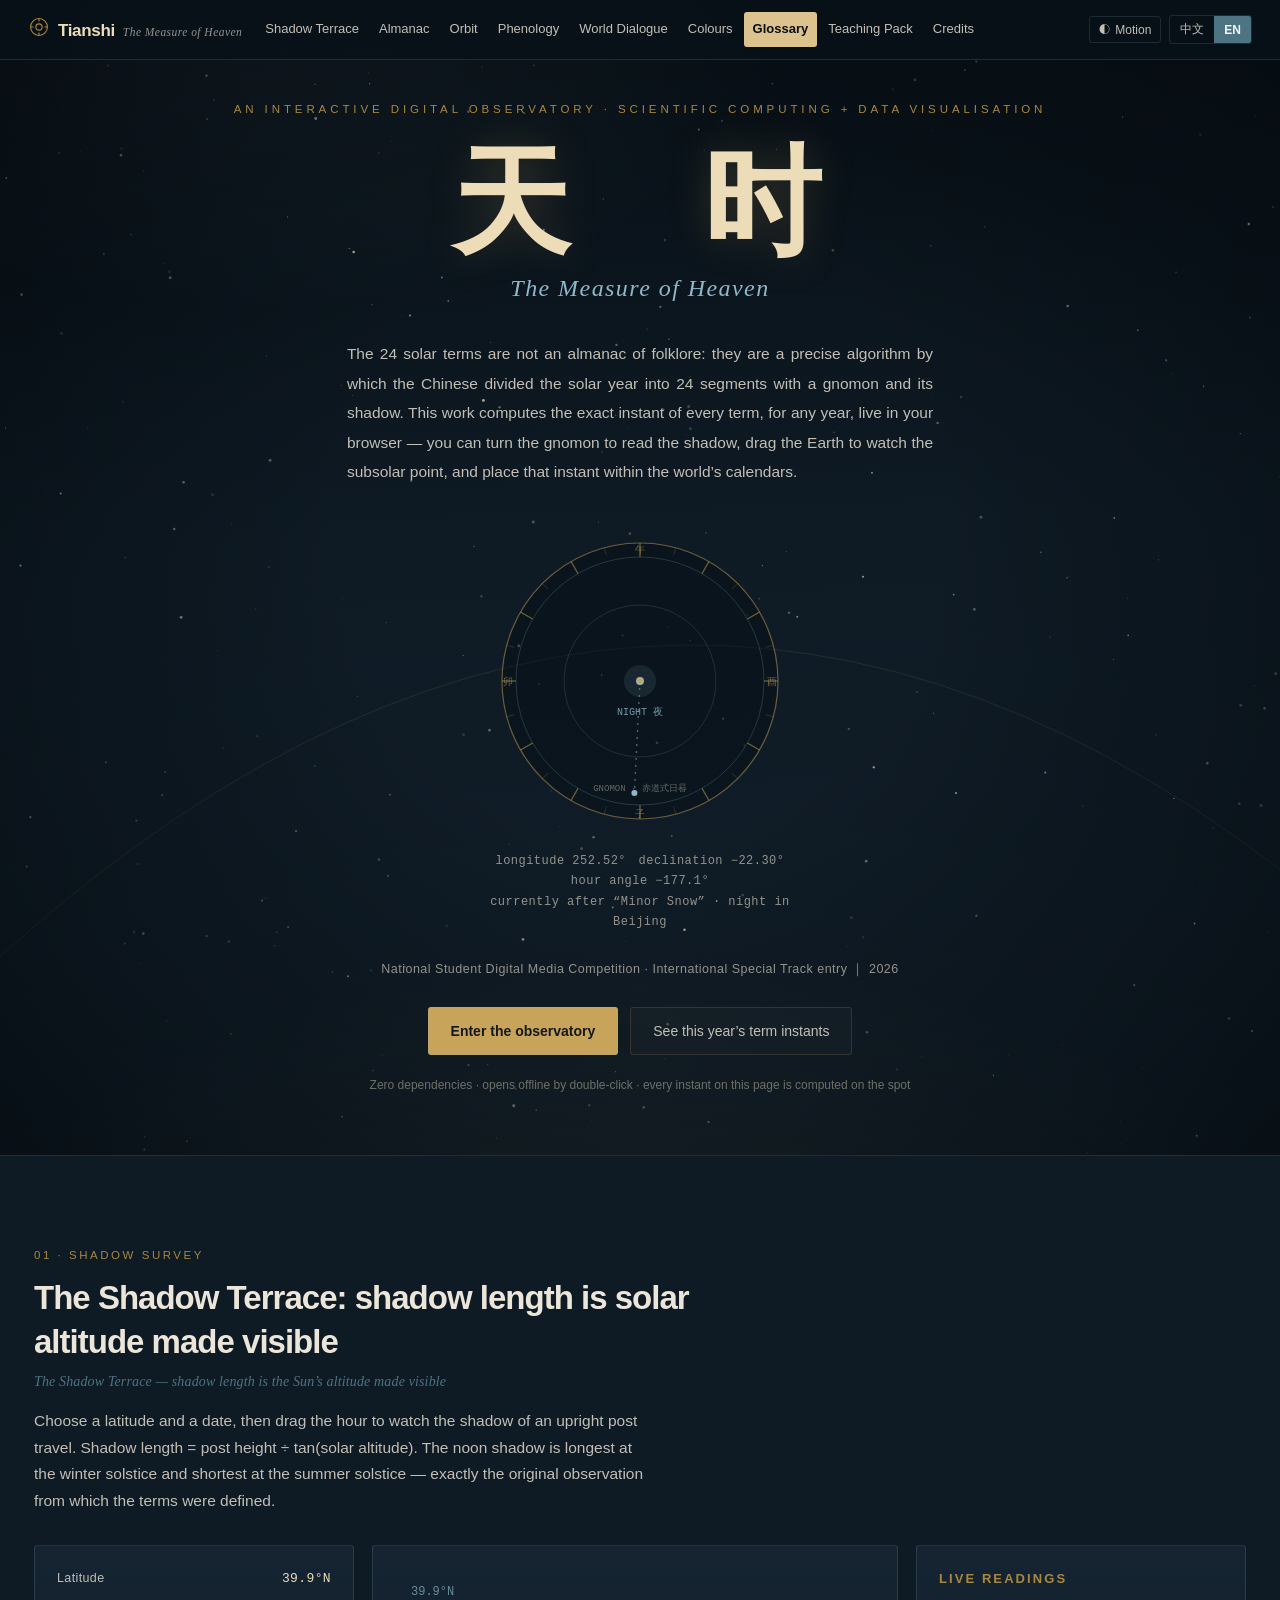
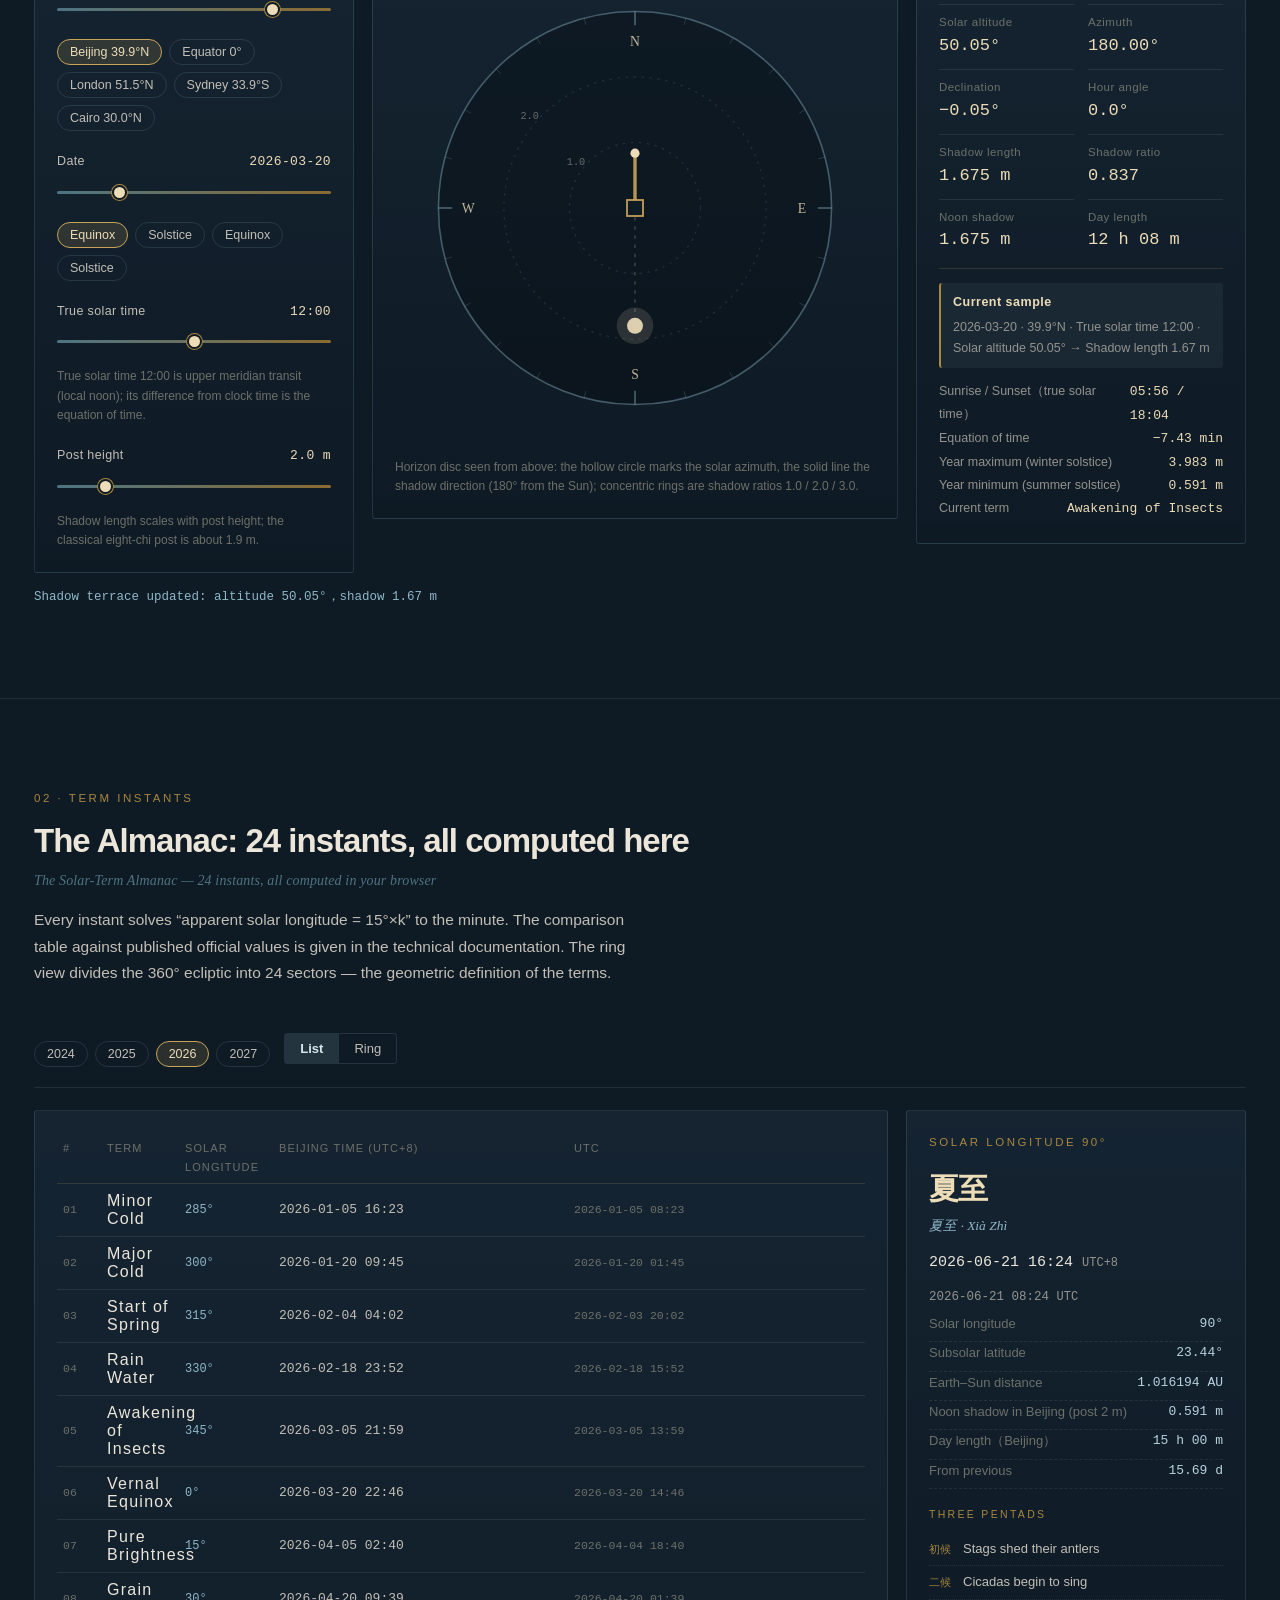
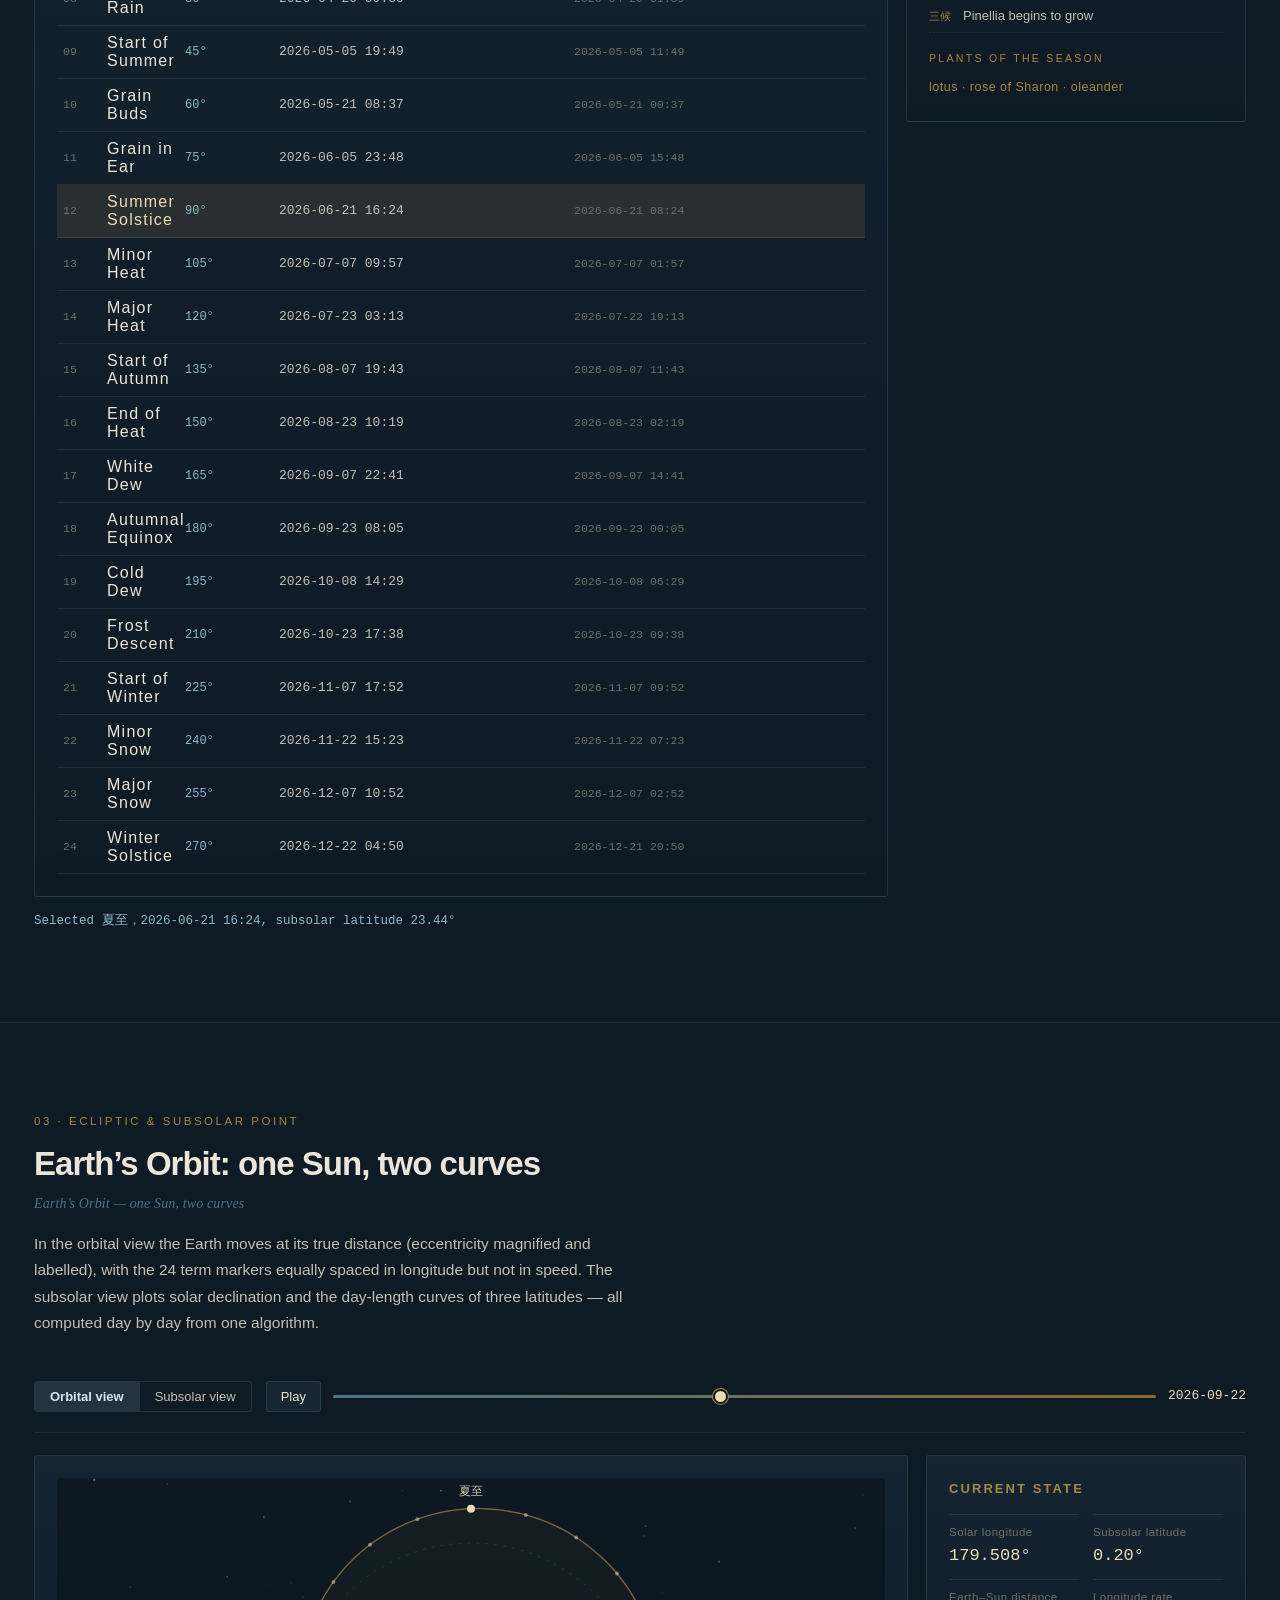
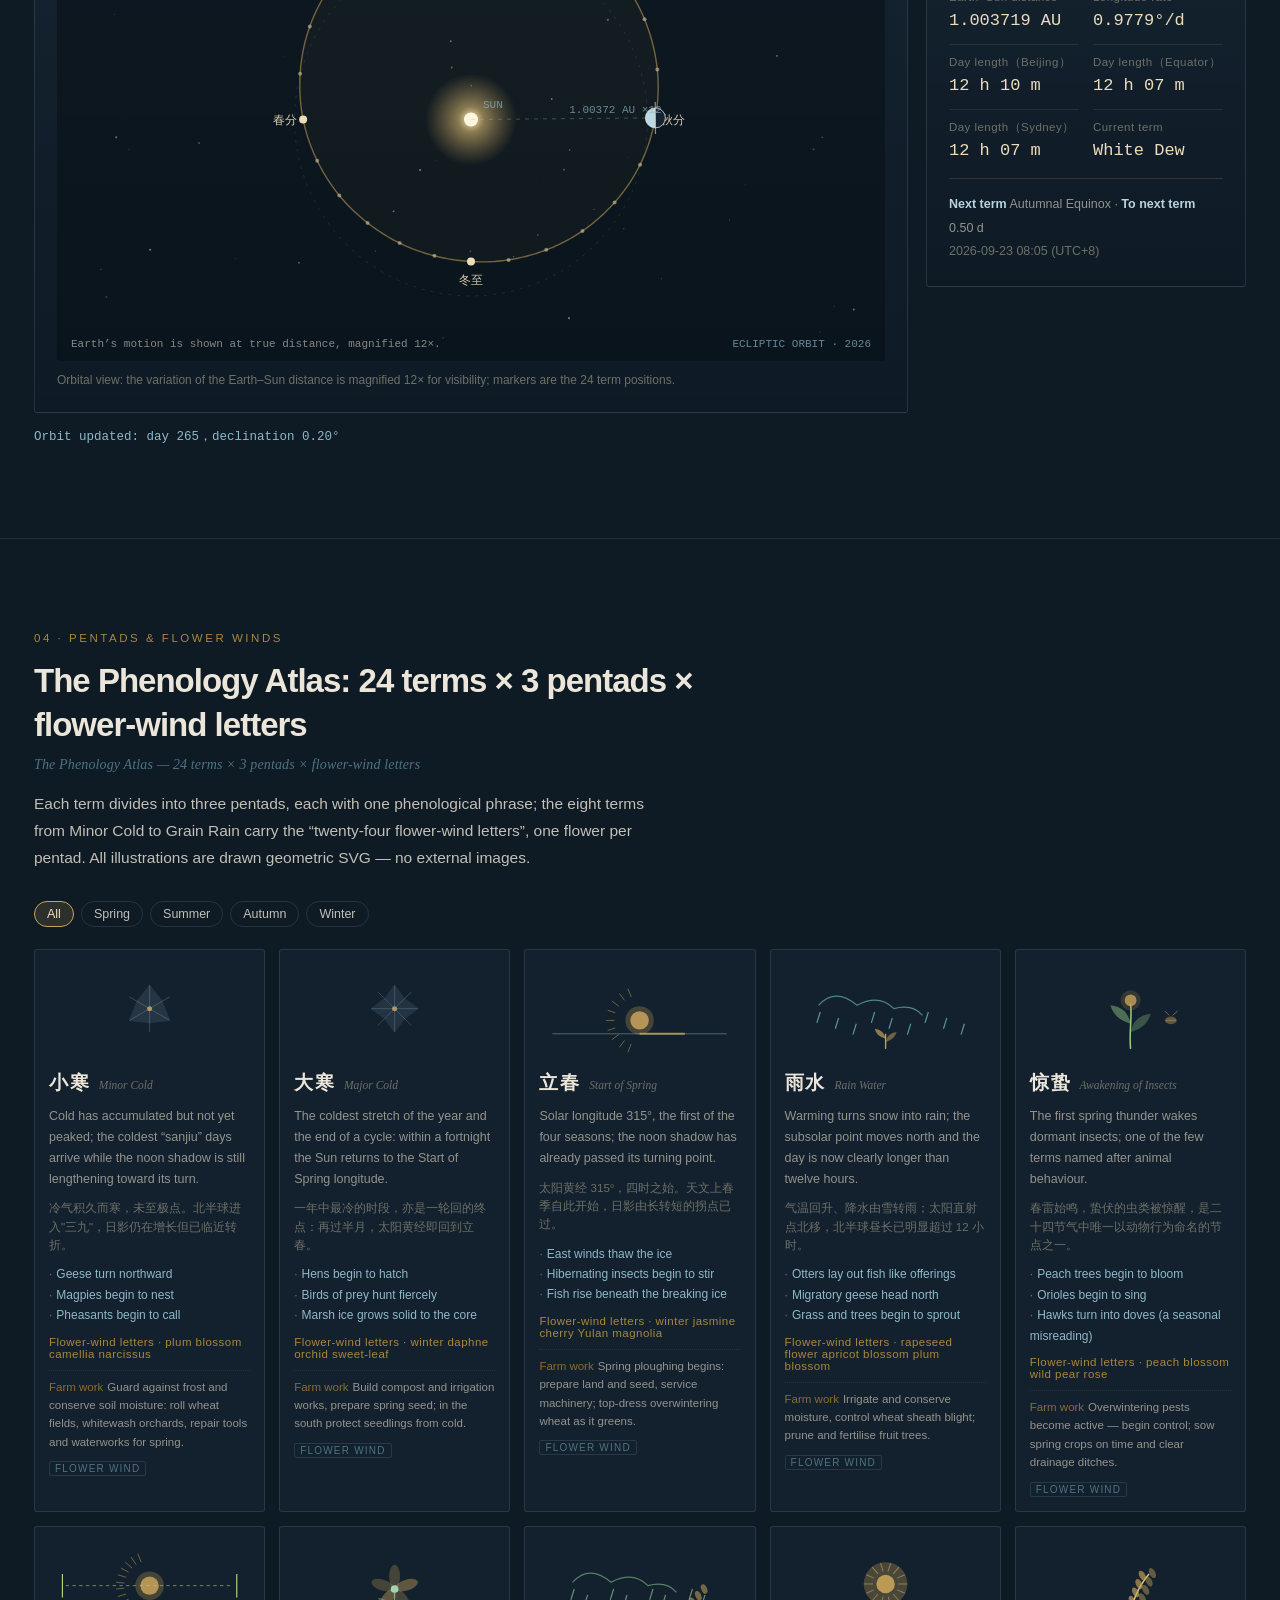
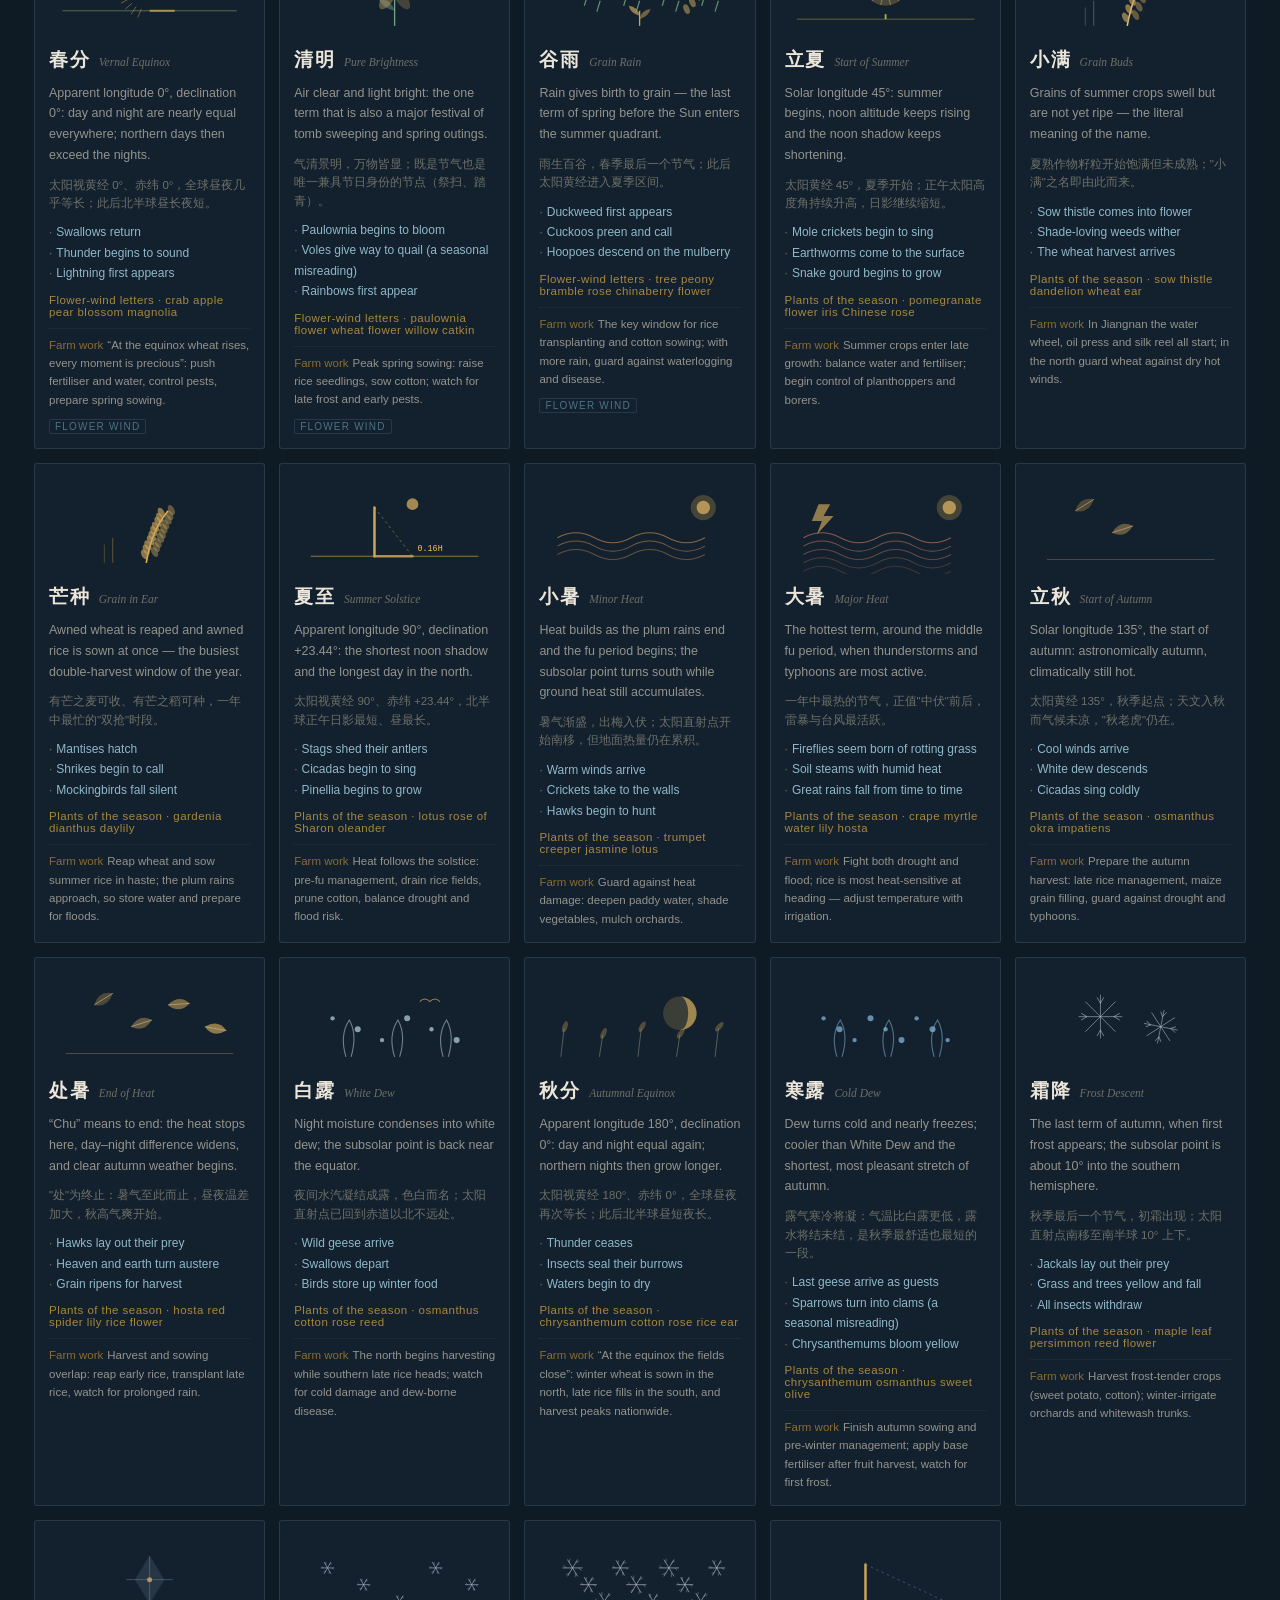
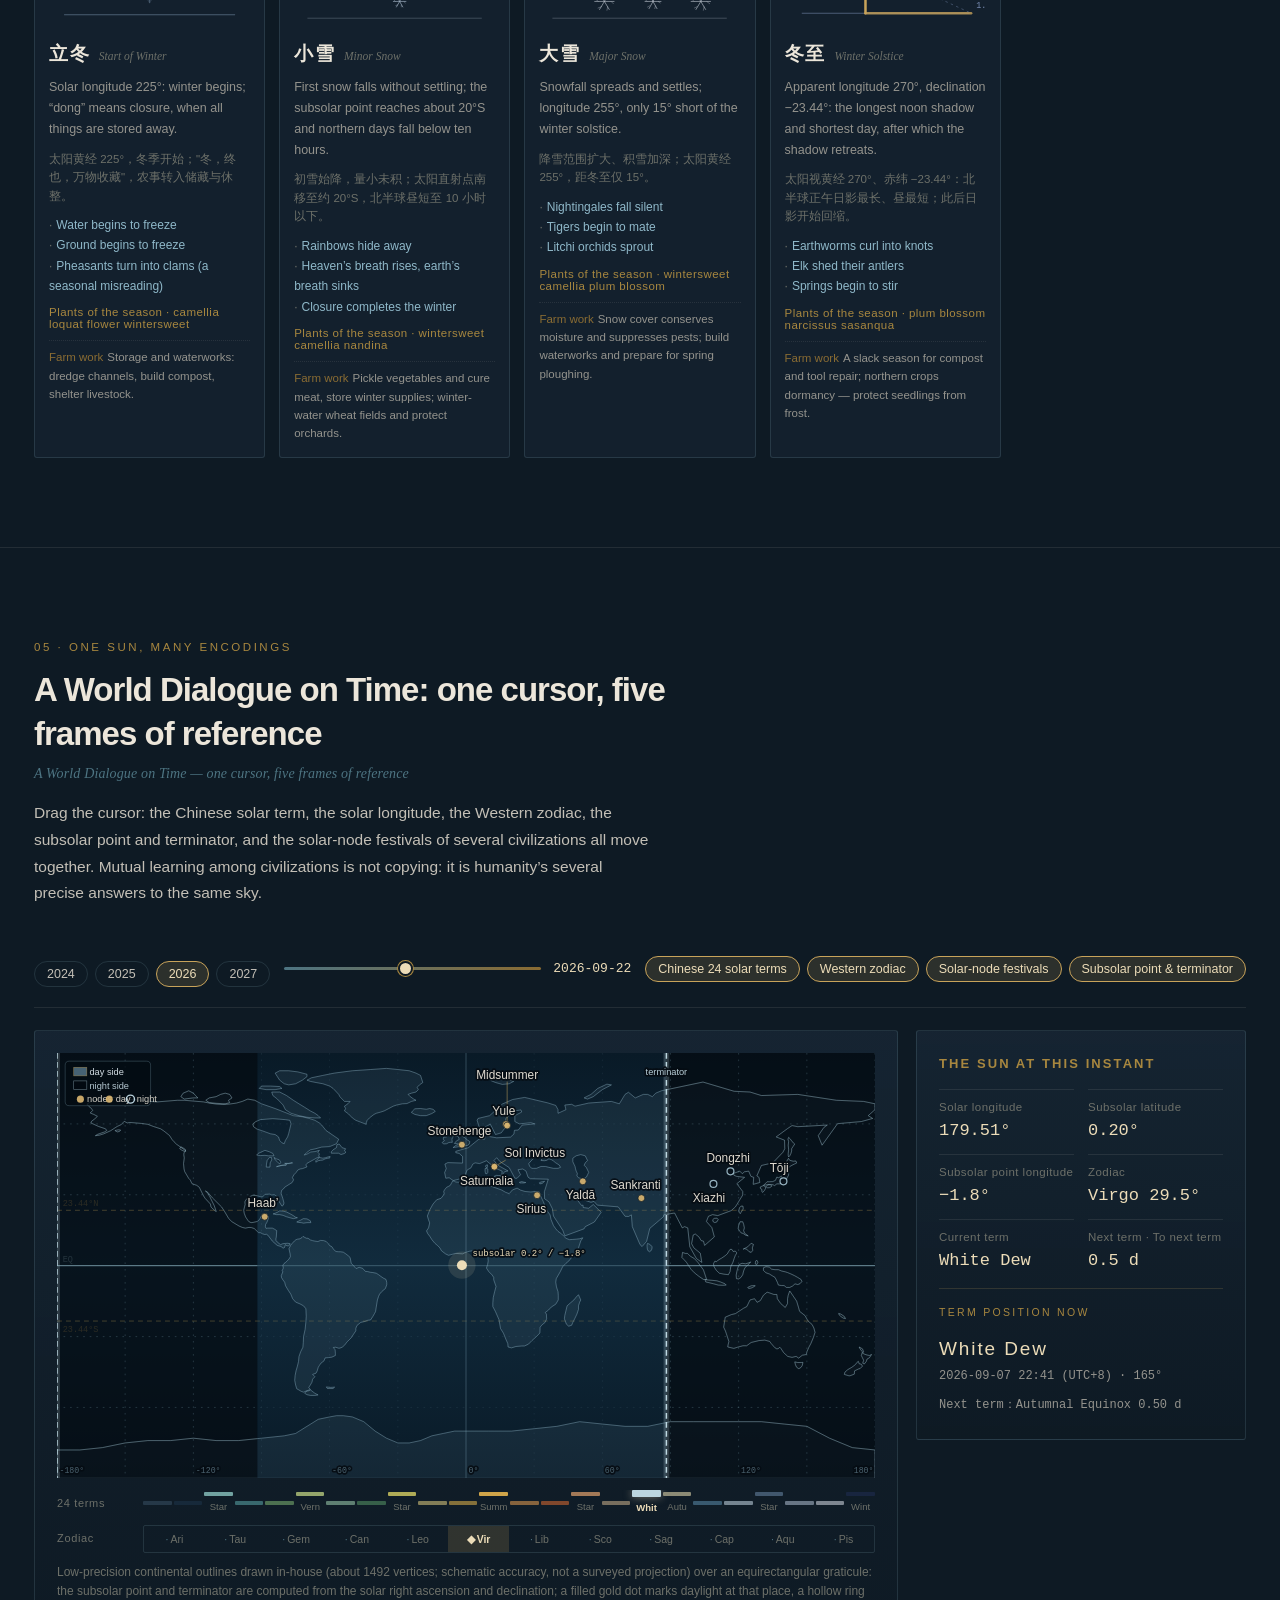
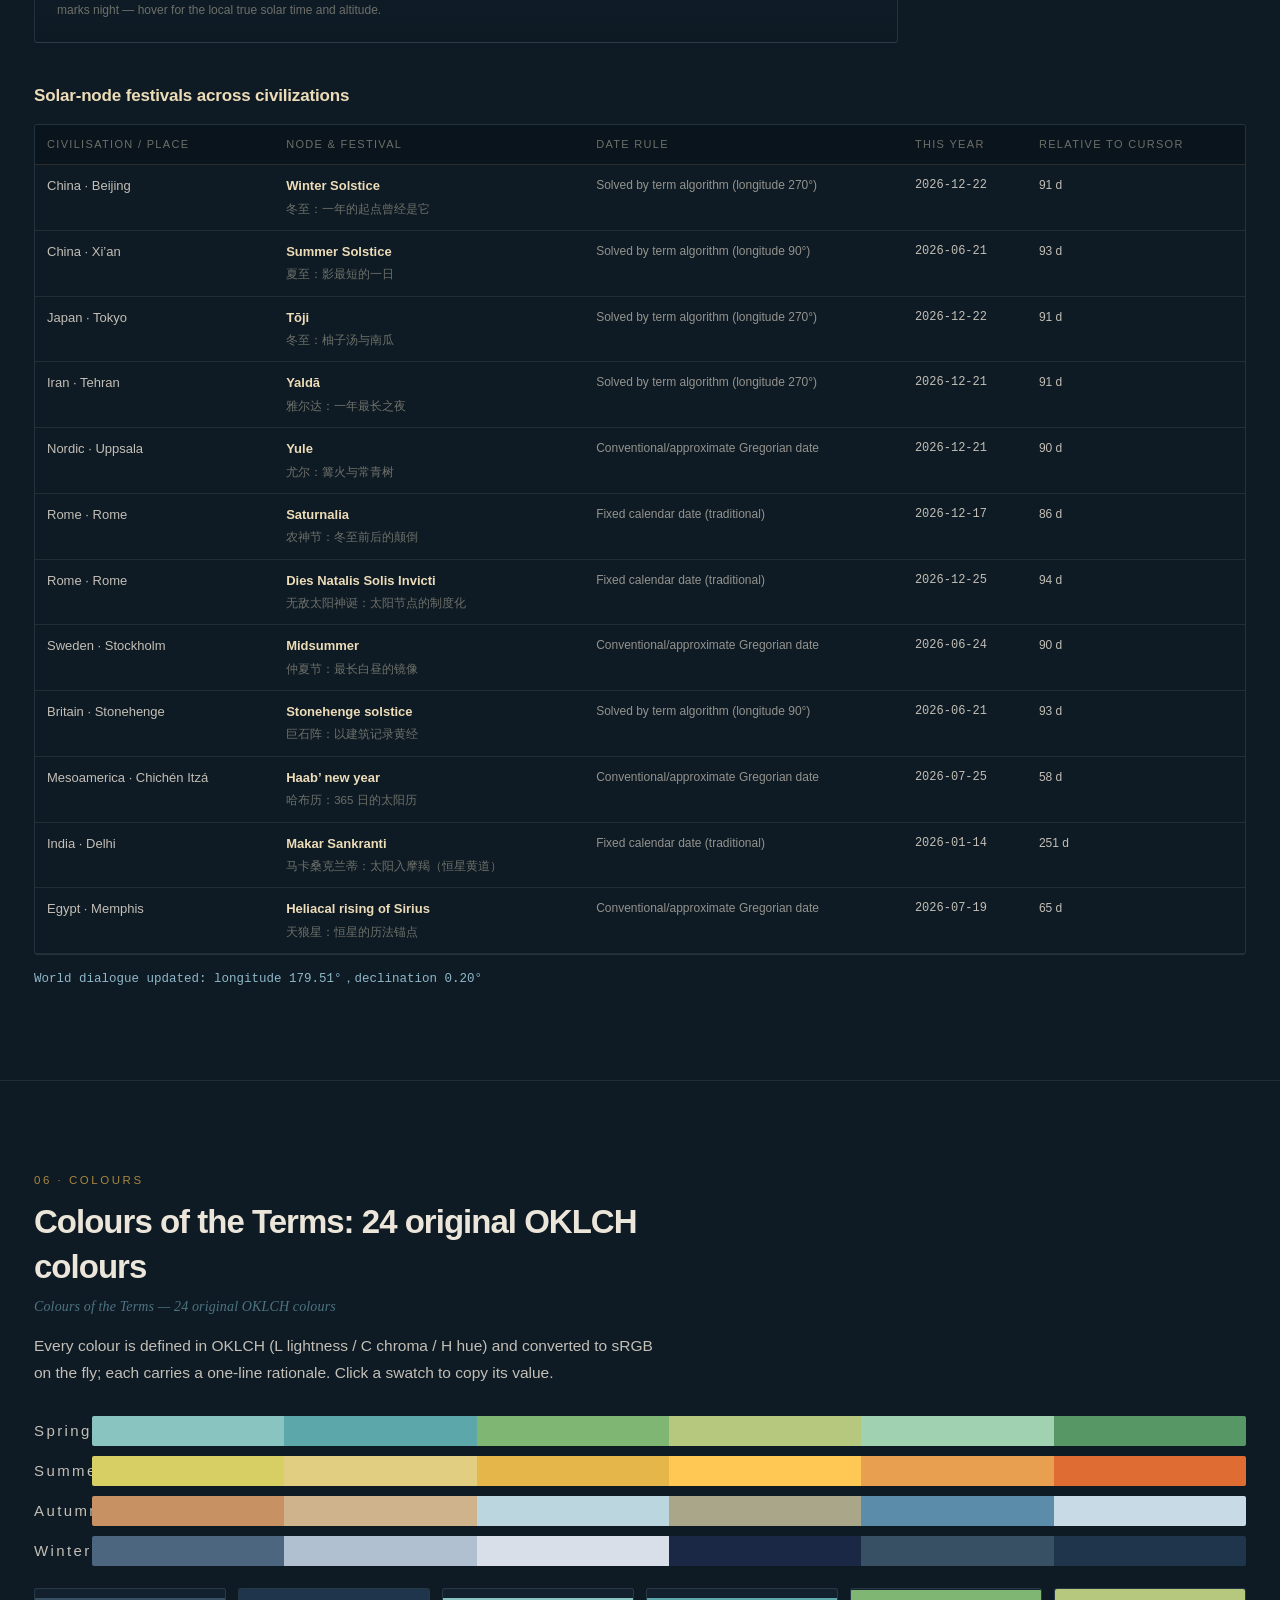
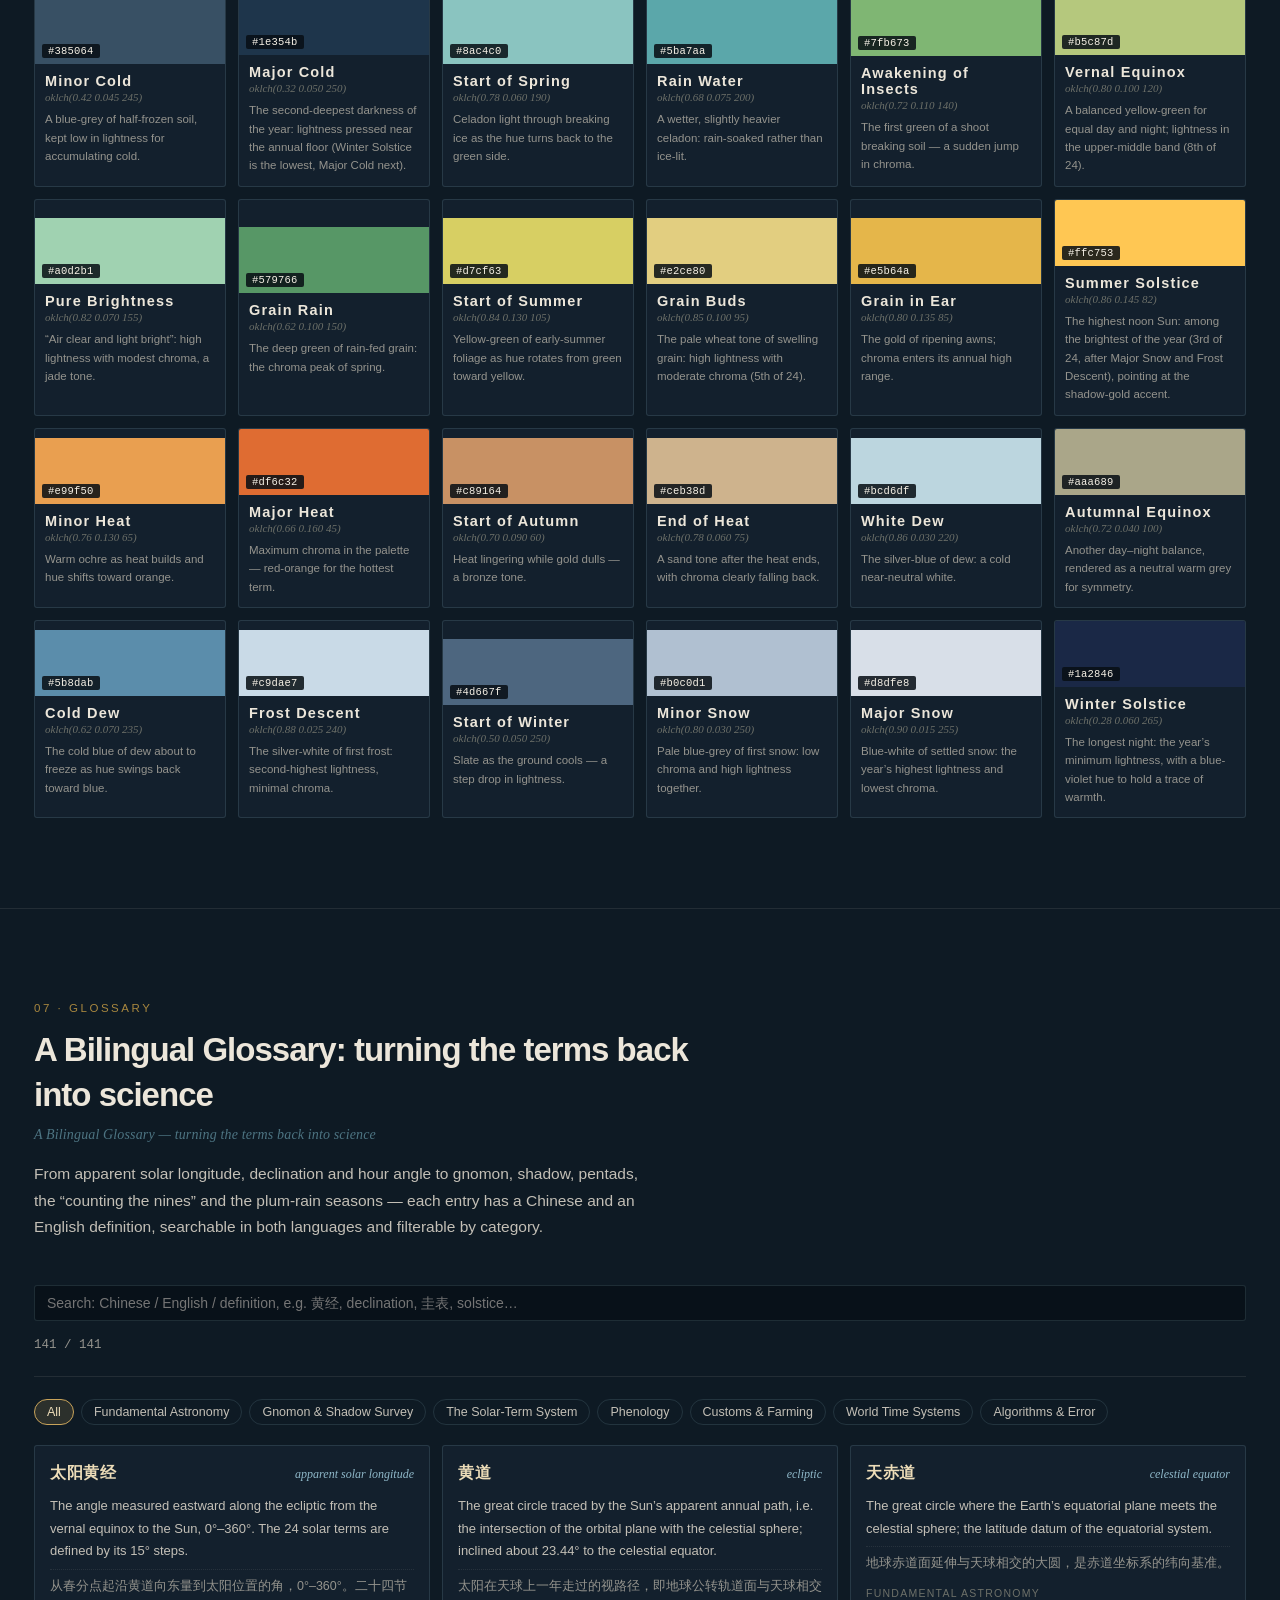
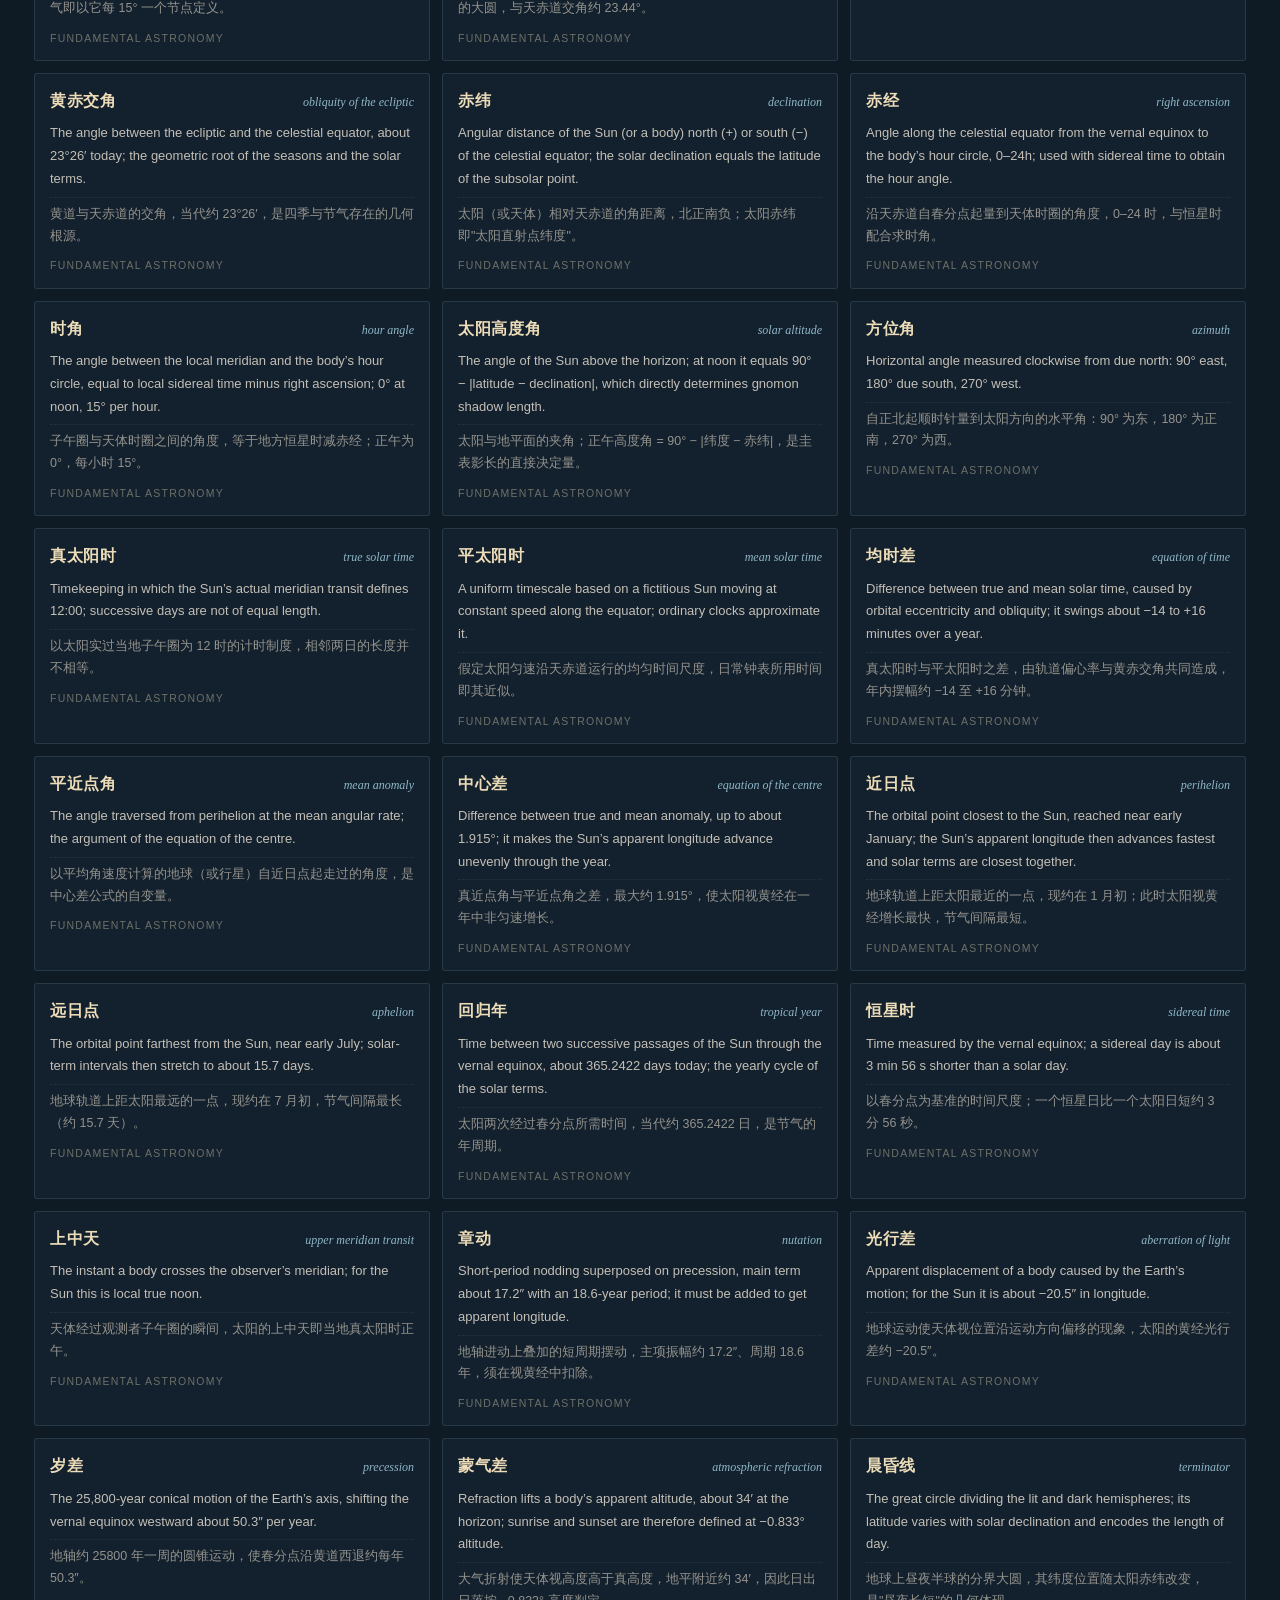
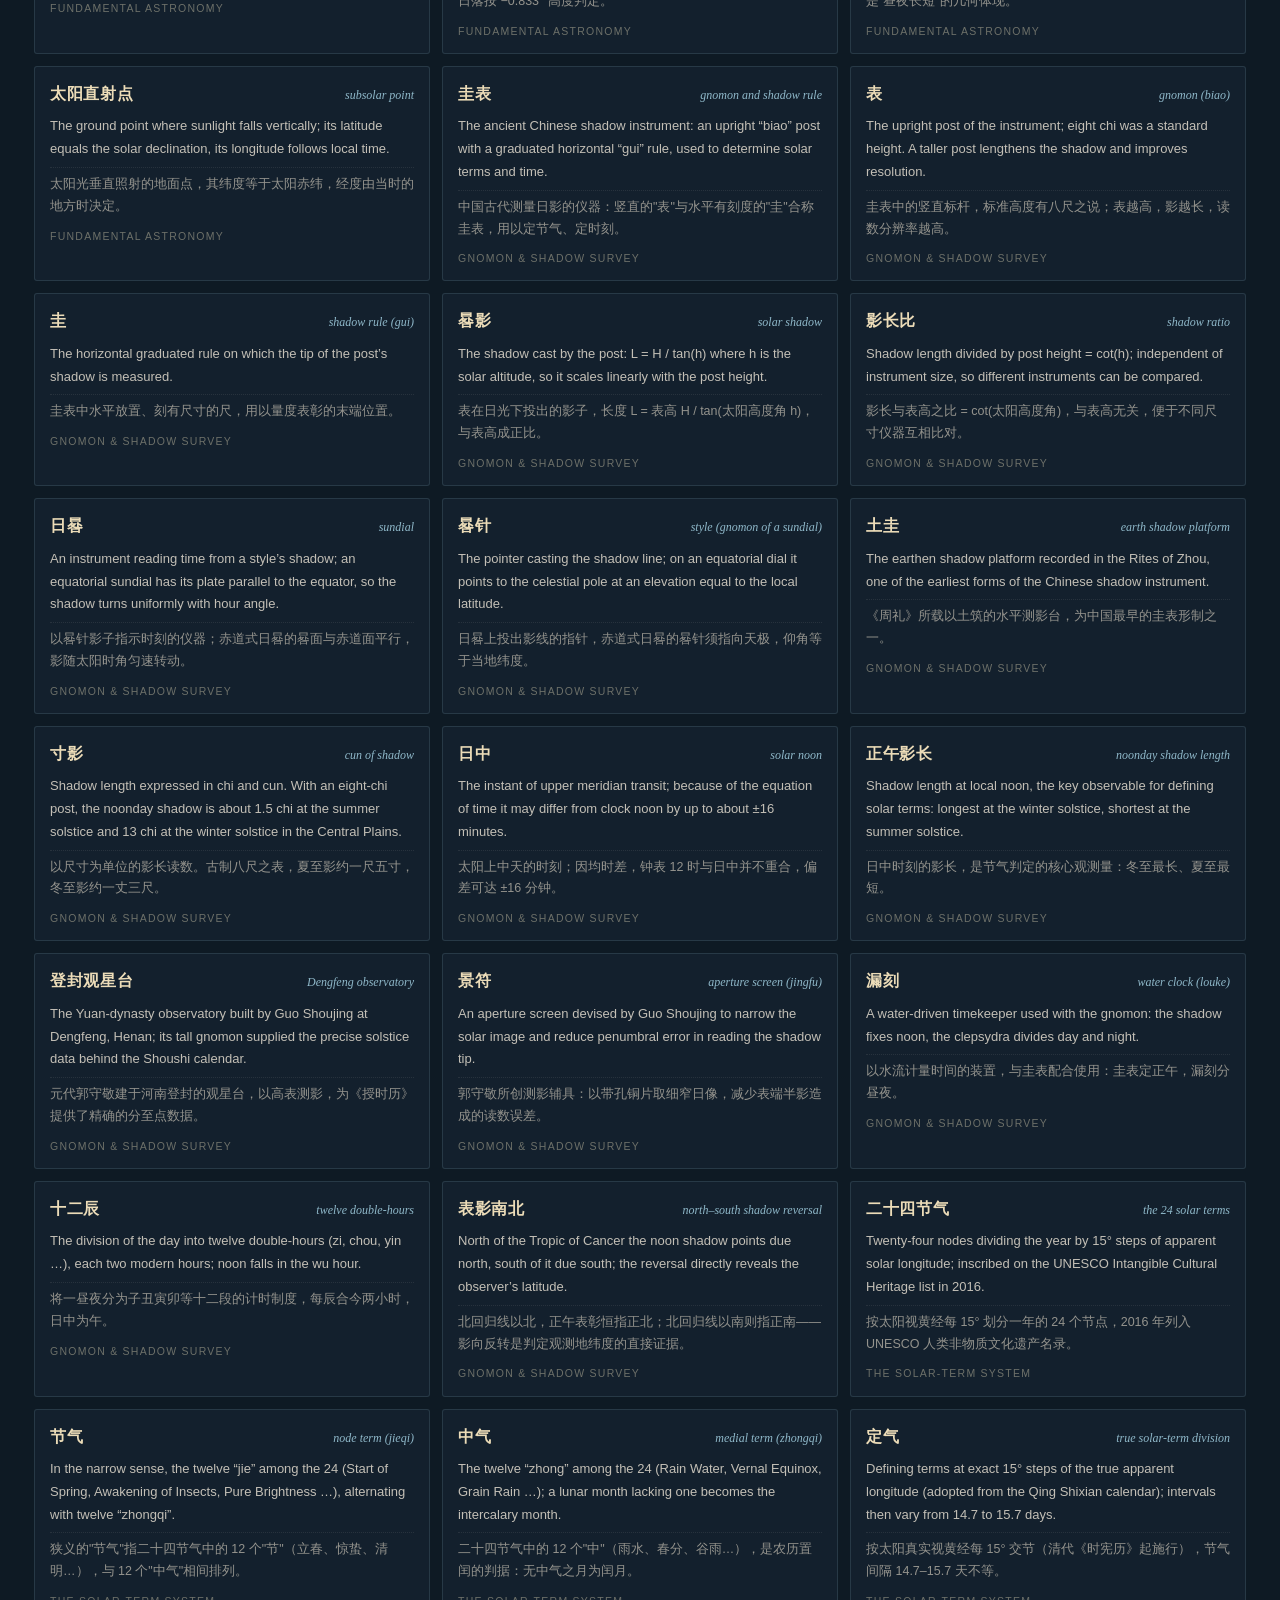
<file: solar/index.html>
<!DOCTYPE html>
<html lang="zh-CN">
<head>
<meta charset="UTF-8">
<meta name="viewport" content="width=device-width, initial-scale=1.0">
<title>天时 · 二十四节气的太阳历法算法与世界时间对话 — The Measure of Heaven</title>
<meta name="description" content="用真实天文计算（VSOP87D 太阳视黄经）在浏览器里当场算出任意年份二十四节气的精确时刻，拨虚拟圭表看日影，拖地球看直射点，并把这一刻放进世界坐标系。零依赖、离线可运行。">
<meta name="theme-color" content="#0e1a24">
<meta property="og:type" content="website">
<meta property="og:title" content="天时 · The Measure of Heaven">
<meta property="og:description" content="二十四节气不是老黄历，而是中国人用圭表与日影把太阳一年切成 24 段的精确算法。An interactive observatory that computes the 24 solar terms from apparent solar longitude.">
<meta property="og:locale" content="zh_CN">
<meta property="og:locale:alternate" content="en_US">
<style>
/* ============================================================================
   天时 · The Measure of Heaven — 设计系统
   ----------------------------------------------------------------------------
   夜墨蓝底（#0e1a24 系）× 晷影金（#c8a35a）× 天青（#8fb8c9）× 暖白文字
   规则：无渐变文字 / 无通用 hero 模板 / 不重复的卡片网格 / 无边条装饰；
        正文行长 65–75ch；标题字距 −0.02 ~ −0.04em；对比度 ≥ 4.5:1；
        字体仅用系统栈（离线）；尊重 prefers-reduced-motion。
   ========================================================================== */

:root {
  /* —— 夜墨蓝阶 —— */
  --ink-950: #070e14;
  --ink-900: #0e1a24;
  --ink-850: #121f2b;
  --ink-800: #172634;
  --ink-700: #1e3242;
  --ink-600: #294356;
  --ink-500: #3a5a70;

  /* —— 晷影金 —— */
  --gold-700: #8a6c33;
  --gold-600: #a8873f;
  --gold: #c8a35a;
  --gold-300: #dcc28c;
  --gold-200: #ecdcb8;

  /* —— 天青 / 青瓷 —— */
  --celadon-700: #4d7482;
  --celadon: #8fb8c9;
  --celadon-300: #b8d3de;
  --celadon-200: #d8e6ec;

  /* —— 暖白文字 —— */
  --text: #ece6da;
  --text-2: #c3bfb6;
  --text-3: #94938d;
  --text-4: #6d7069;

  --line: rgba(200, 163, 90, 0.18);
  --line-2: rgba(143, 184, 201, 0.16);
  --line-soft: rgba(236, 230, 218, 0.09);

  --bg: var(--ink-900);
  --panel: linear-gradient(180deg, rgba(23, 38, 52, 0.86), rgba(14, 26, 36, 0.92));
  --panel-flat: rgba(23, 38, 52, 0.62);

  --f-sans: -apple-system, BlinkMacSystemFont, "Segoe UI", "Noto Sans SC",
            "Microsoft YaHei", "PingFang SC", Roboto, sans-serif;
  --f-serif: Georgia, "Times New Roman", "Songti SC", "Noto Serif SC", serif;
  --f-mono: ui-monospace, "SF Mono", "Cascadia Mono", Consolas, monospace;

  --maxw: 1280px;
  --nav-h: 60px;
  --radius: 3px;
  --ease: cubic-bezier(.22, .61, .36, 1);
  --dur: .32s;
}

* { margin: 0; padding: 0; box-sizing: border-box; }
[hidden] { display: none !important; }

html { scroll-behavior: smooth; scroll-padding-top: calc(var(--nav-h) + 12px); }

body {
  background: var(--bg);
  color: var(--text);
  font-family: var(--f-sans);
  font-size: 16px;
  line-height: 1.72;
  -webkit-font-smoothing: antialiased;
  overflow-x: hidden;
  /* 极细的星尘纹理：纯 CSS 生成，无图片 */
  background-image:
    radial-gradient(1100px 520px at 78% -6%, rgba(143, 184, 201, .07), transparent 70%),
    radial-gradient(900px 620px at 8% 8%, rgba(200, 163, 90, .05), transparent 66%);
  background-attachment: fixed;
}

::selection { background: rgba(200, 163, 90, .3); color: #fff; }

a { color: var(--gold-300); text-decoration: none; }
a:hover { color: var(--gold-200); }

/* 焦点环：键盘可达性的硬要求 */
:focus-visible {
  outline: 2px solid var(--gold);
  outline-offset: 2px;
  border-radius: 2px;
}

.skip-link {
  position: fixed; left: 12px; top: -60px; z-index: 2000;
  background: var(--gold); color: #10161c; padding: 10px 16px;
  border-radius: var(--radius); font-size: 14px; font-weight: 600;
  transition: top .2s var(--ease);
}
.skip-link:focus { top: 10px; }

/* ============================== 导航 ============================== */
.nav {
  position: fixed; inset: 0 0 auto 0; z-index: 900;
  height: var(--nav-h);
  display: flex; align-items: center; gap: 14px;
  padding: 0 clamp(12px, 2.4vw, 28px);
  background: rgba(9, 18, 25, .82);
  backdrop-filter: blur(14px) saturate(120%);
  border-bottom: 1px solid var(--line);
}
.nav-brand { display: flex; align-items: baseline; gap: 8px; white-space: nowrap; }
.nav-brand b { font-size: 17px; letter-spacing: -.02em; color: var(--gold-200); font-weight: 600; }
.nav-brand small {
  font-family: var(--f-serif); font-style: italic; font-size: 11.5px;
  color: var(--text-3); letter-spacing: .04em;
}
.nav-mark { color: var(--gold-600); display: inline-flex; transform: translateY(2px); }
.nav-links { display: flex; gap: 2px; align-items: center; overflow-x: auto; scrollbar-width: none; flex: 1; }
.nav-links::-webkit-scrollbar { display: none; }
.nav-links a {
  font-size: 13px; color: var(--text-2); padding: 6px 9px; border-radius: var(--radius);
  white-space: nowrap; transition: color var(--dur) var(--ease), background var(--dur) var(--ease);
}
.nav-links a:hover { color: var(--gold-200); background: rgba(200, 163, 90, .09); }
.nav-links a.active { color: var(--ink-950); background: var(--gold-300); font-weight: 600; }
.nav-tools { display: flex; align-items: center; gap: 8px; flex-shrink: 0; }

.tool-btn {
  display: inline-flex; align-items: center; gap: 5px;
  background: transparent; color: var(--text-2); border: 1px solid var(--line-2);
  border-radius: var(--radius); font-size: 12px; padding: 5px 9px; cursor: pointer;
  font-family: var(--f-sans); transition: all var(--dur) var(--ease);
}
.tool-btn:hover { color: var(--celadon-300); border-color: var(--celadon-700); }
.tool-btn[aria-pressed="false"] { color: var(--text-4); border-style: dashed; }
.tool-ico { font-size: 11px; }

.lang-switch { display: flex; border: 1px solid var(--line-2); border-radius: var(--radius); overflow: hidden; }
.lang-switch button {
  background: transparent; border: 0; color: var(--text-2); font-size: 12px;
  padding: 5px 10px; cursor: pointer; font-family: var(--f-sans);
  transition: all var(--dur) var(--ease);
}
.lang-switch button.on { background: var(--celadon-700); color: #f4f8fa; font-weight: 600; }

/* ============================== 封面 ============================== */
.cover {
  position: relative; min-height: 100vh; display: flex; align-items: center;
  justify-content: center; overflow: hidden; padding: calc(var(--nav-h) + 40px) 20px 60px;
  background:
    radial-gradient(1200px 700px at 50% 120%, rgba(200, 163, 90, .10), transparent 62%),
    radial-gradient(900px 520px at 20% 0%, rgba(143, 184, 201, .08), transparent 60%),
    linear-gradient(178deg, #070e14 0%, #0e1a24 46%, #111e29 100%);
}
.cover-canvas { position: absolute; inset: 0; width: 100%; height: 100%; }
.cover-vignette {
  position: absolute; inset: 0; pointer-events: none;
  background: radial-gradient(circle at 50% 46%, transparent 34%, rgba(4, 9, 13, .68) 100%);
}
.cover-inner { position: relative; z-index: 2; text-align: center; max-width: 860px; }

.cover-kicker {
  font-size: 11.5px; letter-spacing: .34em; text-transform: uppercase;
  color: var(--gold-600); margin-bottom: 22px;
}
.cover-title {
  /* 不用渐变文字：纯色 + 字距收紧 */
  font-size: clamp(52px, 10vw, 118px); font-weight: 700; line-height: 1.02;
  letter-spacing: .06em; color: var(--gold-200);
  text-shadow: 0 0 42px rgba(200, 163, 90, .22);
}
.cover-title-en {
  font-family: var(--f-serif); font-style: italic; margin-top: 6px;
  font-size: clamp(15px, 2.4vw, 24px); letter-spacing: .06em; color: var(--celadon);
}
.cover-sub {
  margin: 30px auto 0; max-width: 68ch; color: var(--text-2);
  font-size: 15.5px; line-height: 1.9; text-align: justify;
}
.cover-dial-wrap { margin: 34px auto 0; width: min(320px, 74vw); }
.cover-dial { display: block; width: 100%; height: auto; }
.cover-dial-cap {
  font-size: 12px; color: var(--text-3); margin-top: 10px; letter-spacing: .04em;
  font-family: var(--f-mono);
}
.cover-meta { margin-top: 26px; font-size: 12.5px; color: var(--text-3); letter-spacing: .04em; }
.cover-cta-row { margin-top: 26px; display: flex; gap: 12px; justify-content: center; flex-wrap: wrap; }
.cover-foot { margin-top: 20px; font-size: 12px; color: var(--text-4); }

.btn {
  display: inline-flex; align-items: center; justify-content: center; gap: 8px;
  border-radius: var(--radius); border: 1px solid var(--line-2); cursor: pointer;
  background: rgba(143, 184, 201, .08); color: var(--text);
  font-family: var(--f-sans); font-size: 14px; padding: 11px 22px;
  transition: all var(--dur) var(--ease); text-align: center;
}
.btn:hover { border-color: var(--gold-600); color: var(--gold-200); }
.btn-gold { background: var(--gold); color: #14181c; font-weight: 600; }
.btn-gold:hover { background: var(--gold-300); color: #14181c; transform: translateY(-1px); }
.btn-ghost { border-color: var(--line); color: var(--text-2); background: rgba(255, 255, 255, .02); }
.btn-ghost:hover { border-color: var(--gold-600); color: var(--gold-200); }
.btn-sm { padding: 7px 14px; font-size: 13px; }
.btn[aria-pressed="true"] { background: var(--celadon-700); color: #f2f7f9; }

/* ============================== 区块骨架 ============================== */
.sec {
  max-width: var(--maxw); margin: 0 auto;
  padding: clamp(56px, 7vw, 96px) clamp(16px, 3vw, 34px);
  border-top: 1px solid var(--line-soft);
}
.sec:first-of-type { border-top: none; }
.sec-head { max-width: 78ch; margin-bottom: 30px; }
.sec-kicker {
  font-size: 11.5px; letter-spacing: .22em; text-transform: uppercase;
  color: var(--gold-600); margin-bottom: 10px;
}
.sec-title {
  font-size: clamp(23px, 3.4vw, 33px); line-height: 1.34; font-weight: 650;
  letter-spacing: -.03em; color: var(--text);
}
.sec-title-en {
  font-family: var(--f-serif); font-style: italic; color: var(--celadon-700);
  font-size: 14px; margin-top: 6px; letter-spacing: .01em;
}
.sec-desc { margin-top: 14px; color: var(--text-2); font-size: 15.5px; max-width: 72ch; }
.sub-title {
  font-size: 17px; font-weight: 600; letter-spacing: -.01em; margin: 38px 0 14px;
  color: var(--gold-200);
}
.panel {
  background: var(--panel); border: 1px solid var(--line-2); border-radius: var(--radius);
  padding: clamp(16px, 2vw, 22px);
}
.panel-title {
  font-size: 13px; letter-spacing: .16em; text-transform: uppercase;
  color: var(--gold-600); margin-bottom: 14px; font-weight: 600;
}
.fig-cap { margin-top: 10px; font-size: 12px; color: var(--text-4); line-height: 1.6; }
.hint { font-size: 12px; color: var(--text-4); margin-top: 6px; line-height: 1.6; }
.live {
  margin-top: 14px; min-height: 20px; font-size: 12.5px; color: var(--celadon);
  font-family: var(--f-mono);
}
.unit { font-size: 12px; color: var(--text-3); }
.count { font-size: 12.5px; color: var(--text-3); font-family: var(--f-mono); }

/* ============================== 表单控件 ============================== */
.ctrl { margin-bottom: 20px; }
.ctrl:last-child { margin-bottom: 0; }
.ctrl-label {
  display: flex; justify-content: space-between; align-items: baseline; gap: 10px;
  font-size: 12.5px; color: var(--text-2); margin-bottom: 8px; letter-spacing: .03em;
}
.ctrl-label output { font-family: var(--f-mono); color: var(--gold-200); font-size: 13px; }
.ctrl-row { display: flex; align-items: center; gap: 10px; margin-bottom: 12px; }
.ctrl-row label { font-size: 13px; color: var(--text-2); min-width: 44px; }
.btn-row { display: flex; gap: 10px; flex-wrap: wrap; margin-top: 12px; }

input[type="range"] {
  -webkit-appearance: none; appearance: none; width: 100%; height: 22px;
  background: transparent; cursor: pointer;
}
input[type="range"]::-webkit-slider-runnable-track {
  height: 3px; background: linear-gradient(90deg, var(--celadon-700), var(--gold-700));
  border-radius: 2px;
}
input[type="range"]::-webkit-slider-thumb {
  -webkit-appearance: none; width: 15px; height: 15px; border-radius: 50%;
  background: var(--gold-200); border: 2px solid var(--ink-900);
  margin-top: -6px; box-shadow: 0 0 0 1px var(--gold-600);
}
input[type="range"]::-moz-range-track { height: 3px; background: var(--celadon-700); border-radius: 2px; }
input[type="range"]::-moz-range-thumb {
  width: 13px; height: 13px; border-radius: 50%; background: var(--gold-200);
  border: 2px solid var(--ink-900);
}
input[type="range"]:focus-visible::-webkit-slider-thumb { box-shadow: 0 0 0 3px rgba(200, 163, 90, .5); }

.input {
  background: rgba(7, 14, 20, .66); border: 1px solid var(--line-2);
  color: var(--text); border-radius: var(--radius); padding: 9px 12px;
  font-size: 14px; font-family: var(--f-sans); width: 100%;
  transition: border-color var(--dur) var(--ease);
}
.input:focus { border-color: var(--gold-600); }
.input-sm { width: auto; min-width: 90px; padding: 6px 9px; font-size: 13px; }
select.input { cursor: pointer; }

.chips { display: flex; gap: 7px; flex-wrap: wrap; margin-top: 10px; }
.chip {
  background: transparent; border: 1px solid var(--line-2); color: var(--text-2);
  border-radius: 999px; padding: 5px 12px; font-size: 12.5px; cursor: pointer;
  font-family: var(--f-sans); transition: all var(--dur) var(--ease); white-space: nowrap;
}
.chip:hover { border-color: var(--gold-600); color: var(--gold-200); }
.chip.on { background: rgba(200, 163, 90, .16); border-color: var(--gold); color: var(--gold-200); }

.seg { display: inline-flex; border: 1px solid var(--line-2); border-radius: var(--radius); overflow: hidden; }
.seg button {
  background: transparent; border: 0; color: var(--text-2); font-size: 13px;
  padding: 7px 15px; cursor: pointer; font-family: var(--f-sans);
  transition: all var(--dur) var(--ease);
}
.seg button + button { border-left: 1px solid var(--line-2); }
.seg button.on { background: rgba(143, 184, 201, .16); color: var(--celadon-200); font-weight: 600; }

.toolbar {
  display: flex; align-items: center; gap: 14px; flex-wrap: wrap;
  padding: 14px 0 20px; border-bottom: 1px solid var(--line-soft); margin-bottom: 22px;
}

/* ============================== 1 日影台 ============================== */
.grid-obs {
  display: grid; gap: 18px;
  grid-template-columns: minmax(260px, 320px) minmax(320px, 1fr) minmax(260px, 330px);
  align-items: start;
}
.dial-panel { display: flex; flex-direction: column; align-items: stretch; }
.dial { width: 100%; height: auto; display: block; }
.readouts .readout-grid {
  display: grid; grid-template-columns: repeat(2, minmax(0, 1fr)); gap: 12px 14px;
}
.readout-grid {
  display: grid; grid-template-columns: repeat(2, minmax(0, 1fr)); gap: 12px 14px;
}
.readout {
  border-top: 1px solid var(--line-soft); padding-top: 8px;
}
.readout dt { font-size: 11.5px; color: var(--text-4); letter-spacing: .04em; }
.readout dd {
  font-family: var(--f-mono); font-size: 17px; color: var(--gold-200);
  margin-top: 2px; line-height: 1.3; word-break: break-word;
}
.readout dd small { font-size: 11px; color: var(--text-3); margin-left: 3px; }
.readout.wide { grid-column: 1 / -1; }
.obs-extra {
  margin-top: 16px; padding-top: 14px; border-top: 1px solid var(--line);
  font-size: 13px; color: var(--text-2); line-height: 1.8;
}
.obs-extra b { color: var(--celadon-300); font-weight: 600; }
.obs-extra .cmp-row { display: flex; justify-content: space-between; gap: 10px; }
.obs-extra .cmp-row span { color: var(--text-3); font-size: 12.5px; }
.obs-extra .cmp-row em { font-family: var(--f-mono); font-style: normal; color: var(--gold-200); }
/* 状态条：默认示例态 / 太阳在地平线下 */
.obs-state {
  display: flex; flex-wrap: wrap; align-items: baseline; gap: 4px 10px;
  margin-bottom: 12px; padding: 9px 12px; border-radius: var(--radius);
  background: rgba(143, 184, 201, .07); border-left: 2px solid var(--gold-600);
  font-size: 12.5px; color: var(--text-3); line-height: 1.7;
}
.obs-state b { color: var(--gold-200); font-weight: 600; letter-spacing: .04em; }
.obs-state span { flex: 1 1 200px; min-width: 0; }
.obs-state.below { background: rgba(200, 163, 90, .1); border-left-color: #c8a35a; }
.obs-state.below b { color: #e8c58a; }

/* ============================== 2 节气历 ============================== */
.grid-cal {
  display: grid; gap: 18px; grid-template-columns: minmax(0, 1fr) minmax(280px, 340px);
  align-items: start;
}
.cal-list { display: flex; flex-direction: column; }
.cal-row {
  display: grid; grid-template-columns: 34px 68px 84px 1fr 1fr; gap: 10px;
  align-items: center; padding: 8px 6px; border-bottom: 1px solid var(--line-soft);
  font-size: 13.5px; cursor: pointer; transition: background var(--dur) var(--ease);
  text-align: left; background: none; border-left: 0; border-right: 0; border-top: 0;
  color: inherit; font-family: inherit; width: 100%;
}
.cal-row:hover { background: rgba(143, 184, 201, .07); }
.cal-row.on { background: rgba(200, 163, 90, .13); }
.cal-row .idx { font-family: var(--f-mono); font-size: 11.5px; color: var(--text-4); }
.cal-row .nm { font-size: 16px; color: var(--text); letter-spacing: .08em; }
.cal-row.on .nm { color: var(--gold-200); }
.cal-row .deg { font-family: var(--f-mono); font-size: 12px; color: var(--celadon); }
.cal-row .tm { font-family: var(--f-mono); font-size: 13px; color: var(--text-2); }
.cal-row .utc { font-family: var(--f-mono); font-size: 11.5px; color: var(--text-4); }
.cal-row .hou { font-size: 12px; color: var(--text-3); }
.cal-head {
  display: grid; grid-template-columns: 34px 68px 84px 1fr 1fr; gap: 10px;
  padding: 6px; font-size: 11px; letter-spacing: .1em; text-transform: uppercase;
  color: var(--text-4); border-bottom: 1px solid var(--line);
}
.cal-ring svg { width: 100%; height: auto; display: block; max-width: 620px; margin: 0 auto; }
.ring-sector { cursor: pointer; transition: opacity var(--dur) var(--ease); }
.ring-sector:hover .ring-hit { fill: rgba(200, 163, 90, .12); }
.ring-sector.on .ring-hit { fill: rgba(200, 163, 90, .22); }
.ring-label { font-size: 12px; fill: var(--text-2); font-family: var(--f-sans); }
.ring-sector.on .ring-label { fill: var(--gold-200); font-weight: 600; }
.ring-deg { font-size: 9px; fill: var(--text-4); font-family: var(--f-mono); }
.ring-season { font-size: 11px; fill: var(--celadon); letter-spacing: .2em; }

.cal-detail .detail-term {
  font-size: 30px; font-weight: 650; letter-spacing: -.02em; color: var(--gold-200);
}
.cal-detail .detail-en { font-family: var(--f-serif); font-style: italic; color: var(--celadon); font-size: 13.5px; }
.cal-detail .detail-time { font-family: var(--f-mono); font-size: 15px; color: var(--text); margin: 12px 0 4px; }
.cal-detail dl { margin-top: 14px; display: grid; gap: 9px; }
.cal-detail .kv { display: flex; justify-content: space-between; gap: 10px; font-size: 13px; border-bottom: 1px dashed var(--line-soft); padding-bottom: 6px; }
.cal-detail .kv span { color: var(--text-4); }
.cal-detail .kv b { font-family: var(--f-mono); color: var(--celadon-300); font-weight: 500; }
.cal-detail .pentads { margin-top: 16px; }
.cal-detail .pentad {
  display: flex; gap: 8px; align-items: baseline; font-size: 13px; color: var(--text-2);
  padding: 5px 0; border-bottom: 1px dotted var(--line-soft);
}
.cal-detail .pentad i {
  font-style: normal; font-family: var(--f-mono); font-size: 11px; color: var(--gold-600);
  min-width: 26px;
}

/* ============================== 3 公转 ============================== */
.grid-orbit {
  display: grid; gap: 18px; grid-template-columns: minmax(0, 1fr) minmax(270px, 320px);
  align-items: start;
}
#orbitCanvas { width: 100%; height: auto; display: block; background: rgba(7, 14, 20, .5); border-radius: var(--radius); }
.orbit-play { display: flex; align-items: center; gap: 12px; flex: 1; min-width: 260px; }
.orbit-play input[type="range"] { flex: 1; }
.orbit-play output { font-family: var(--f-mono); font-size: 13px; color: var(--gold-200); white-space: nowrap; }
.orbit-terms { margin-top: 16px; padding-top: 14px; border-top: 1px solid var(--line); font-size: 12.5px; color: var(--text-3); line-height: 1.9; }
.orbit-terms b { color: var(--celadon-300); font-weight: 600; }

/* ============================== 4 物候 ============================== */
.pheno-grid {
  display: grid; gap: 14px; margin-top: 22px;
  grid-template-columns: repeat(auto-fill, minmax(226px, 1fr));
}
.pheno-card {
  background: var(--panel-flat); border: 1px solid var(--line-2); border-radius: var(--radius);
  padding: 14px; display: flex; flex-direction: column; gap: 10px;
  text-align: left; color: inherit; font-family: inherit; cursor: pointer;
  transition: border-color var(--dur) var(--ease), transform var(--dur) var(--ease), background var(--dur) var(--ease);
}
.pheno-card:hover { border-color: var(--gold-600); transform: translateY(-2px); background: rgba(30, 50, 66, .62); }
.pheno-art { width: 100%; height: 96px; }
.pheno-art svg { width: 100%; height: 100%; display: block; }
.pheno-name { display: flex; align-items: baseline; gap: 8px; flex-wrap: wrap; }
.pheno-name b { font-size: 19px; letter-spacing: .1em; color: var(--text); font-weight: 600; }
.pheno-name em { font-family: var(--f-serif); font-style: italic; font-size: 11.5px; color: var(--text-4); }
/* 中文释文与英文释文各占自己的段落：换行、不限行数，读到句末 */
.pheno-brief { font-size: 12.5px; color: var(--text-3); line-height: 1.66; overflow-wrap: break-word; }
.pheno-hou { font-size: 12px; color: var(--celadon); line-height: 1.7; overflow-wrap: break-word; }
.pheno-hou span { color: var(--text-4); margin-right: 4px; }
.pheno-plants { font-size: 11.5px; color: var(--gold-600); letter-spacing: .04em; }
.pheno-fw {
  font-size: 10px; letter-spacing: .12em; text-transform: uppercase;
  color: var(--celadon-700); border: 1px solid var(--line-2); border-radius: 2px;
  padding: 1px 5px; align-self: flex-start;
}

.dlg {
  border: 1px solid var(--line); border-radius: var(--radius);
  background: var(--ink-850); color: var(--text); max-width: min(760px, 92vw);
  padding: 0; box-shadow: 0 30px 80px rgba(0, 0, 0, .6);
}
.dlg::backdrop { background: rgba(4, 9, 13, .76); backdrop-filter: blur(3px); }
.dlg-inner { padding: 26px clamp(18px, 3vw, 34px) 28px; max-height: 84vh; overflow-y: auto; }
.dlg-head { display: flex; justify-content: space-between; align-items: flex-start; gap: 16px; }
.dlg-title { font-size: 30px; letter-spacing: .08em; color: var(--gold-200); font-weight: 650; }
.dlg-title-en { font-family: var(--f-serif); font-style: italic; color: var(--celadon); font-size: 13.5px; }
.dlg-close {
  background: transparent; border: 1px solid var(--line-2); color: var(--text-2);
  border-radius: var(--radius); width: 32px; height: 32px; cursor: pointer; font-size: 15px;
}
.dlg-close:hover { border-color: var(--gold-600); color: var(--gold-200); }
.dlg-art { margin: 18px 0 8px; height: 130px; }
.dlg-art svg { width: 100%; height: 100%; }
.dlg-sec { margin-top: 16px; }
.dlg-sec h4 { font-size: 12px; letter-spacing: .16em; text-transform: uppercase; color: var(--gold-600); margin-bottom: 8px; }
.dlg-sec p { font-size: 14.5px; color: var(--text-2); line-height: 1.85; }
.dlg-sec ul { list-style: none; display: grid; gap: 7px; }
.dlg-sec li { font-size: 14px; color: var(--text-2); }
.dlg-sec li i { font-style: normal; font-family: var(--f-mono); color: var(--gold-600); font-size: 11.5px; margin-right: 8px; }

/* ============================== 5 世界对话 ============================== */
.grid-world {
  display: grid; gap: 18px; grid-template-columns: minmax(0, 1fr) minmax(270px, 330px);
  align-items: start;
}
.world-slider { display: flex; align-items: center; gap: 12px; flex: 1; min-width: 240px; }
.world-slider input[type="range"] { flex: 1; }
.world-slider output { font-family: var(--f-mono); font-size: 13px; color: var(--gold-200); white-space: nowrap; }
.chips-layer { margin-top: 0; }
.world-map { width: 100%; height: auto; display: block; }

/* 节气标尺 + 黄道色带（世界对话模块的联动条） */
.world-strips { margin-top: 12px; display: grid; gap: 8px; }
.strip { display: grid; grid-template-columns: 76px 1fr; gap: 10px; align-items: center; }
.strip-label { font-size: 11px; color: var(--text-4); letter-spacing: .06em; }
.strip-ticks, .strip-signs { display: flex; align-items: center; gap: 2px; flex-wrap: nowrap; overflow: hidden; }
.tick { display: flex; flex-direction: column; align-items: center; gap: 3px; flex: 1; min-width: 0; }
.tick i { display: block; width: 100%; height: 4px; border-radius: 1px; opacity: .8; }
.tick b { font-size: 9.5px; font-weight: 400; color: var(--text-4); white-space: nowrap; }
.tick.on i { height: 7px; opacity: 1; box-shadow: 0 0 8px rgba(236,220,184,.5); }
.tick.on b { color: var(--gold-200); font-weight: 600; }
.strip-signs { gap: 0; border: 1px solid var(--line-2); border-radius: 2px; overflow: hidden; }
.sign {
  flex: 1; text-align: center; font-size: 10.5px; color: var(--text-4);
  padding: 4px 2px; white-space: nowrap; overflow: hidden;
}
.sign i { font-style: normal; color: var(--celadon-700); margin-right: 2px; }
.sign.on { background: rgba(200, 163, 90, .18); color: var(--gold-200); font-weight: 600; }
.sign.on i { color: var(--gold-200); }
.world-near { margin-top: 16px; padding-top: 14px; border-top: 1px solid var(--line); font-size: 13px; color: var(--text-2); line-height: 1.8; }
.world-near b { color: var(--gold-200); }
.world-near .term-now { font-size: 19px; letter-spacing: .1em; color: var(--gold-200); }
.world-near .since { font-family: var(--f-mono); font-size: 12px; color: var(--text-3); }

.table-wrap { overflow-x: auto; border: 1px solid var(--line-2); border-radius: var(--radius); }
.tbl { width: 100%; border-collapse: collapse; font-size: 13px; min-width: 720px; }
.tbl thead th {
  text-align: left; font-size: 11px; letter-spacing: .12em; text-transform: uppercase;
  color: var(--text-4); padding: 10px 12px; border-bottom: 1px solid var(--line);
  font-weight: 500; background: rgba(7, 14, 20, .5);
}
.tbl tbody td { padding: 10px 12px; border-bottom: 1px solid var(--line-soft); color: var(--text-2); vertical-align: top; }
.tbl tbody tr:hover { background: rgba(143, 184, 201, .06); }
.tbl tbody tr.near td { background: rgba(200, 163, 90, .1); color: var(--text); }
.tbl .fest { color: var(--gold-200); font-weight: 600; }
.tbl .mono { font-family: var(--f-mono); font-size: 12px; }
.tbl .rule { font-size: 12px; color: var(--text-3); }
.tbl .state { font-size: 12px; }

/* ============================== 6 节气色 ============================== */
.season-bands { display: grid; gap: 10px; margin-bottom: 22px; }
.band { display: grid; grid-template-columns: 46px 1fr; gap: 12px; align-items: center; }
.band-name { font-size: 15px; color: var(--text-2); letter-spacing: .16em; }
.band-strip { display: flex; height: 30px; border-radius: 2px; overflow: hidden; }
.band-strip div { flex: 1; }
.palette-grid {
  display: grid; gap: 12px; grid-template-columns: repeat(auto-fill, minmax(178px, 1fr));
}
.swatch {
  border: 1px solid var(--line-2); border-radius: var(--radius); overflow: hidden;
  background: var(--panel-flat); text-align: left; cursor: pointer; padding: 0;
  font-family: inherit; color: inherit; transition: border-color var(--dur) var(--ease), transform var(--dur) var(--ease);
}
.swatch:hover { border-color: var(--gold-600); transform: translateY(-2px); }
.swatch-chip { height: 66px; position: relative; }
.swatch-chip span {
  position: absolute; left: 7px; bottom: 6px; font-family: var(--f-mono); font-size: 10.5px;
  color: #f6f1e6; background: rgba(7, 14, 20, .86); padding: 1px 6px; border-radius: 2px;
  letter-spacing: .02em;
}
.swatch-body { padding: 9px 10px 11px; }
.swatch-body b { font-size: 14.5px; letter-spacing: .08em; color: var(--text); display: block; }
.swatch-body em { font-family: var(--f-serif); font-style: italic; font-size: 11px; color: var(--text-4); }
.swatch-why { font-size: 11.5px; color: var(--text-3); line-height: 1.6; margin-top: 6px; }
.toast {
  position: fixed; left: 50%; bottom: 26px; transform: translate(-50%, 14px);
  background: rgba(200, 163, 90, .95); color: #14181c; font-size: 13px; font-weight: 600;
  padding: 8px 16px; border-radius: var(--radius); opacity: 0; pointer-events: none;
  transition: opacity var(--dur) var(--ease), transform var(--dur) var(--ease); z-index: 1200;
}
.toast.show { opacity: 1; transform: translate(-50%, 0); }

/* ============================== 7 术语库 ============================== */
.term-grid { display: grid; gap: 12px; grid-template-columns: repeat(auto-fill, minmax(300px, 1fr)); margin-top: 20px; }
.term {
  border: 1px solid var(--line-2);
  border-radius: var(--radius); padding: 13px 15px; background: var(--panel-flat);
  transition: border-color var(--dur) var(--ease);
}
.term:hover { border-color: var(--gold-700); }
.term-head { display: flex; justify-content: space-between; gap: 10px; align-items: baseline; }
.term-zh { font-size: 16px; color: var(--gold-200); letter-spacing: .04em; font-weight: 600; }
.term-en { font-family: var(--f-serif); font-style: italic; font-size: 12px; color: var(--celadon); text-align: right; }
.term-def { font-size: 13px; color: var(--text-2); margin-top: 8px; line-height: 1.75; }
.term-def + .term-def {
  margin-top: 6px; padding-top: 6px; border-top: 1px dotted var(--line-soft);
  color: var(--text-3); font-size: 12.5px;
}
.term-cat { font-size: 10.5px; letter-spacing: .12em; text-transform: uppercase; color: var(--text-4); margin-top: 9px; }
.term mark { background: rgba(200, 163, 90, .28); color: var(--gold-200); padding: 0 1px; border-radius: 1px; }

/* ============================== 8 教学包 ============================== */
.grid-teach { display: grid; gap: 18px; grid-template-columns: repeat(auto-fit, minmax(280px, 1fr)); }
.preview-panel { margin-top: 18px; }
.preview {
  font-family: var(--f-mono); font-size: 12px; line-height: 1.75; color: var(--text-2);
  background: rgba(7, 14, 20, .66); border: 1px solid var(--line-soft);
  border-radius: var(--radius); padding: 14px; overflow-x: auto; max-height: 320px;
  white-space: pre;
}

/* ============================== 9 团队 ============================== */
.grid-credits { display: grid; gap: 16px; grid-template-columns: repeat(auto-fit, minmax(300px, 1fr)); }
.ul { list-style: none; display: grid; gap: 10px; }
.ul li { font-size: 13px; color: var(--text-2); line-height: 1.78; padding-left: 13px; position: relative; }
.ul li::before {
  content: ""; position: absolute; left: 0; top: .72em; width: 4px; height: 4px;
  border-radius: 50%; background: var(--gold-600);
}
.ul li b { color: var(--celadon-300); font-weight: 600; }
.asset-list { list-style: none; display: grid; gap: 10px; grid-template-columns: repeat(auto-fit, minmax(260px, 1fr)); }
.asset-list li {
  border: 1px dashed var(--line-2); border-radius: var(--radius); padding: 11px 13px;
  font-size: 12.5px; color: var(--text-3); line-height: 1.7;
}
.asset-list li b { display: block; color: var(--text-2); font-size: 13px; margin-bottom: 3px; }
.asset-list li code { font-family: var(--f-mono); font-size: 11px; color: var(--celadon-700); }

/* ============================== 页脚 ============================== */
.foot { border-top: 1px solid var(--line); background: rgba(7, 14, 20, .62); padding: 40px 20px 52px; }
.foot-inner { max-width: var(--maxw); margin: 0 auto; display: grid; gap: 8px; }
.foot-title { font-size: 15px; color: var(--gold-200); letter-spacing: .1em; }
.foot p { font-size: 12.5px; color: var(--text-3); line-height: 1.8; }
.foot-en { font-family: var(--f-serif); font-style: italic; color: var(--text-4) !important; max-width: 76ch; }
.foot-link a { font-size: 12.5px; }

/* ============================== 响应式 ============================== */
@media (max-width: 1180px) {
  .grid-obs { grid-template-columns: minmax(240px, 300px) minmax(0, 1fr); }
  .readouts { grid-column: 1 / -1; }
  .readouts .readout-grid { grid-template-columns: repeat(4, minmax(0, 1fr)); }
  .grid-cal, .grid-orbit, .grid-world { grid-template-columns: 1fr; }
}

@media (max-width: 900px) {
  .nav-links { display: none; }
  .grid-obs { grid-template-columns: 1fr; }
  .readouts .readout-grid { grid-template-columns: repeat(2, minmax(0, 1fr)); }
  .cal-row { grid-template-columns: 28px 58px 1fr; }
  .cal-row .hou, .cal-row .utc { display: none; }
  .cal-head { grid-template-columns: 28px 58px 1fr; }
  .cal-head span:nth-child(4), .cal-head span:nth-child(5) { display: none; }
  .term-grid { grid-template-columns: 1fr; }
}

@media (max-width: 640px) {
  body { font-size: 15px; }
  .cover-title { letter-spacing: .1em; }
  .sec { padding-left: 14px; padding-right: 14px; }
  .toolbar { gap: 10px; }
  .nav-brand small { display: none; }
  .readouts .readout-grid { grid-template-columns: 1fr 1fr; }
  .readout dd { font-size: 15px; }
  .pheno-grid { grid-template-columns: 1fr 1fr; }
  .palette-grid { grid-template-columns: 1fr 1fr; }
}

/* ============================== 动效降级 ============================== */
@media (prefers-reduced-motion: reduce) {
  html { scroll-behavior: auto; }
  *, *::before, *::after {
    animation-duration: .001ms !important; animation-iteration-count: 1 !important;
    transition-duration: .001ms !important;
  }
}
body.reduced-motion *, body.reduced-motion *::before, body.reduced-motion *::after {
  animation-duration: .001ms !important; animation-iteration-count: 1 !important;
  transition-duration: .001ms !important;
}

/* 高对比度偏好 */
@media (prefers-contrast: more) {
  :root { --text-2: #ded9cf; --text-3: #b6b3ab; --line-2: rgba(143, 184, 201, .3); }
}

/* 打印：给答辩材料留一份可读版本 */
@media print {
  body { background: #fff; color: #111; }
  .nav, .cover-canvas, .cover-vignette, .tool-btn, .lang-switch, .skip-link, .toast { display: none !important; }
  .sec { border-top: 1px solid #ddd; page-break-inside: avoid; }
  .panel, .term, .pheno-card { border-color: #ccc; background: #fff; }
  .sec-title, .cover-title, .readout dd, .term-zh { color: #111; }
  .sec-desc, .term-def, .pheno-brief { color: #333; }
}

/* 物候卡片补充行 —— 中英释文与农事要点一律**完整显示**（不截断、不加省略号） */
.pheno-brief-en {
  font-size: 11.5px; color: var(--text-4); line-height: 1.6;
  overflow-wrap: break-word;
}
.pheno-farm {
  font-size: 11.5px; color: var(--text-3); line-height: 1.6;
  border-top: 1px dotted var(--line-soft); padding-top: 7px;
  overflow-wrap: break-word;
}
.pheno-farm b { color: var(--gold-700); font-weight: 500; margin-right: 4px; }

/* 官方时刻复核：96 行误差表 */
.verify-wrap {
  max-height: 420px; overflow: auto; margin-top: 10px;
  border: 1px solid var(--line); border-radius: 6px;
}
.verify-wrap:focus-visible { outline: 2px solid var(--gold-600, #c8a35a); outline-offset: 2px; }
.verify-table { width: 100%; border-collapse: collapse; font-size: 12.5px; }
.verify-table th, .verify-table td { padding: 6px 10px; text-align: left; border-bottom: 1px solid var(--line); }
.verify-table thead th {
  position: sticky; top: 0; background: var(--panel, #0e1418); color: var(--text-3, #969c9e);
  font-weight: 600; letter-spacing: .04em; z-index: 1;
}
.verify-table td.mono { font-family: var(--f-mono); font-variant-numeric: tabular-nums; }
.verify-table td.ok { color: #8fd6a8; }
.verify-table td.mid { color: #d9c07a; }
.verify-table td.bad { color: #e0917f; }
.verify-table tbody tr:hover { background: rgba(200, 163, 90, .06); }

</style>
</head>
<body>
<a class="skip-link" href="#observatory" data-i18n="skip">跳到主要内容</a>

<!-- ==================== 导航 ==================== -->
<header class="nav" id="nav">
  <div class="nav-brand">
    <span class="nav-mark" aria-hidden="true">
      <svg viewBox="0 0 24 24" width="22" height="22"><circle cx="12" cy="12" r="9.2" fill="none" stroke="currentColor" stroke-width="1.2"/><circle cx="12" cy="12" r="3.4" fill="none" stroke="currentColor" stroke-width="1.2"/><path d="M12 2.8v3.2M12 18v3.2M2.8 12h3.2M18 12h3.2" stroke="currentColor" stroke-width="1.2"/></svg>
    </span>
    <b data-i18n="brand">天时</b>
    <small>The Measure of Heaven</small>
  </div>
  <nav class="nav-links" aria-label="模块导航">
    <a href="#observatory" data-i18n="nav1">日影台</a>
    <a href="#calendar" data-i18n="nav2">节气历</a>
    <a href="#orbit" data-i18n="nav3">公转</a>
    <a href="#phenology" data-i18n="nav4">物候</a>
    <a href="#world" data-i18n="nav5">世界对话</a>
    <a href="#palette" data-i18n="nav6">节气色</a>
    <a href="#glossary" data-i18n="nav7">术语库</a>
    <a href="#teach" data-i18n="nav8">教学包</a>
    <a href="#credits" data-i18n="nav9">团队</a>
  </nav>
  <div class="nav-tools">
    <button id="motionToggle" class="tool-btn" aria-pressed="true" title="减弱动效 / Reduce motion">
      <span class="tool-ico" aria-hidden="true">◐</span><span data-i18n="motionOn">动效</span>
    </button>
    <div class="lang-switch" role="group" aria-label="Language">
      <button id="langZh" class="on" aria-pressed="true">中文</button>
      <button id="langEn" aria-pressed="false">EN</button>
    </div>
  </div>
</header>

<main id="main">

<!-- ==================== 0 封面 ==================== -->
<section id="cover" class="cover">
  <canvas id="coverCanvas" class="cover-canvas" aria-hidden="true"></canvas>
  <div class="cover-vignette" aria-hidden="true"></div>
  <div class="cover-inner">
    <p class="cover-kicker"><span data-i18n="coverKicker">交互式数字天文台 · 科学计算 + 数据可视化</span></p>
    <h1 class="cover-title">天　时</h1>
    <p class="cover-title-en">The Measure of Heaven</p>
    <p class="cover-sub" data-i18n="coverSub">二十四节气不是老黄历，而是中国人用一根圭表、一道日影，把太阳一年切成 24 段的精确算法。本作品用真实天文计算当场算出任意年份 24 个节气的精确时刻——你可以拨动圭表看影长，拖动地球看太阳直射点，再把这一刻放进世界的坐标系。</p>
    <!-- 程序生成的日晷（实时：指针指向由当前节气黄经决定） -->
    <div class="cover-dial-wrap">
      <svg id="coverDial" class="cover-dial" viewBox="0 0 320 320" role="img"
           aria-label="程序生成的赤道式日晷：晷针阴影指向由太阳时角决定；无图像时亦完整显示">
        <g id="coverDialG"></g>
      </svg>
      <div class="cover-dial-cap" id="coverDialCap" aria-live="polite"></div>
    </div>
    <div class="cover-meta">
      <span data-i18n="coverMeta">全国大学生数字媒体科技作品及创意竞赛 · 国际专项赛参赛作品 ｜ 2026</span>
    </div>
    <div class="cover-cta-row">
      <a class="btn btn-gold" href="#observatory" data-i18n="enter">进入天文台 · Enter</a>
      <a class="btn btn-ghost" href="#calendar" data-i18n="seeTerms">直接看今年的节气时刻</a>
    </div>
    <p class="cover-foot" data-i18n="coverFoot">零依赖 · 离线可双击打开 · 页面内每个节气时刻都是当场算出来的</p>
  </div>
</section>

<!-- ==================== 1 日影台（圭表模拟） ==================== -->
<section id="observatory" class="sec">
  <div class="sec-head">
    <p class="sec-kicker">01 · <span data-i18n="k1">圭表测影</span></p>
    <h2 class="sec-title" data-i18n="t1">日影台：影子的长度就是太阳的高度</h2>
    <p class="sec-title-en">The Shadow Terrace — shadow length is the Sun’s altitude made visible</p>
    <p class="sec-desc" data-i18n="d1">选定纬度与日期，拖动时刻，看竖表投下的影子如何随太阳移动。影长 = 表高 ÷ tan(太阳高度角)；正午影长在冬至最长、夏至最短——这正是古人定节气的原始观测量。</p>
  </div>

  <div class="grid-obs">
    <div class="panel">
      <div class="ctrl">
        <label class="ctrl-label" for="latSlider"><span data-i18n="lat">观测纬度</span> <output id="latValue">39.9°N</output></label>
        <input type="range" id="latSlider" min="-66" max="66" step="0.1" value="39.9">
        <div class="chips" id="latPresets" role="group" aria-label="纬度预设"></div>
      </div>
      <div class="ctrl">
        <label class="ctrl-label" for="dateSlider"><span data-i18n="date">日期</span> <output id="dateValue">2026-06-21</output></label>
        <input type="range" id="dateSlider" min="1" max="365" step="1" value="172">
        <div class="chips" id="datePresets" role="group" aria-label="日期预设"></div>
      </div>
      <div class="ctrl">
        <label class="ctrl-label" for="timeSlider"><span data-i18n="time">真太阳时</span> <output id="timeValue">12:00</output></label>
        <input type="range" id="timeSlider" min="0" max="24" step="0.05" value="12">
        <div class="hint" data-i18n="timeHint">真太阳时 12:00 = 太阳上中天（当地正午），与钟表时间差即"均时差"。</div>
      </div>
      <div class="ctrl">
        <label class="ctrl-label" for="gnomonSlider"><span data-i18n="gnomon">表高</span> <output id="gnomonValue">2.0 m</output></label>
        <input type="range" id="gnomonSlider" min="0.5" max="10" step="0.1" value="2">
        <div class="hint" data-i18n="gnomonHint">影长与表高成正比；古制八尺之表约合今 1.9 m。</div>
      </div>
    </div>

    <div class="panel dial-panel">
      <svg id="dialSvg" class="dial" viewBox="0 0 420 420" role="img"
           aria-label="地平盘：中心为竖表，虚线为太阳方位，实线为影长方向，长度按影长比例绘制">
        <g id="dialG"></g>
      </svg>
      <p class="fig-cap" data-i18n="dialCap">地平盘俯视：空心圆为太阳方位，实线为影长方向（与太阳方位相差 180°），长度按影长比例缩放。</p>
    </div>

    <div class="panel readouts" id="obsReadouts">
      <h3 class="panel-title" data-i18n="obsFigures">实时读数</h3>
      <dl class="readout-grid" id="obsGrid"></dl>
      <div class="obs-extra" id="obsExtra"></div>
    </div>
  </div>
  <p class="live" id="obsLive" aria-live="polite"></p>
</section>

<!-- ==================== 2 节气历 ==================== -->
<section id="calendar" class="sec">
  <div class="sec-head">
    <p class="sec-kicker">02 · <span data-i18n="k2">节气时刻</span></p>
    <h2 class="sec-title" data-i18n="t2">节气历：24 个时刻，全部当场算出</h2>
    <p class="sec-title-en">The Solar-Term Almanac — 24 instants, all computed in your browser</p>
    <p class="sec-desc" data-i18n="d2">每个时刻都是解方程"太阳视黄经 = 15°×k"得到的，精确到分钟；与官方公布值逐条比对的误差表在技术文档中公开。环状视图把黄道 360° 等分为 24 格——这正是节气的几何定义。</p>
  </div>

  <div class="toolbar">
    <div class="chips" id="calYears" role="group" aria-label="年份"></div>
    <div class="seg" id="calView" role="group" aria-label="视图">
      <button class="on" data-view="list" data-i18n="viewList">列表</button>
      <button data-view="ring" data-i18n="viewRing">环状</button>
    </div>
  </div>

  <div class="grid-cal">
    <div class="panel cal-main">
      <div id="calList" class="cal-list"></div>
      <div id="calRing" class="cal-ring" hidden></div>
    </div>
    <div class="panel cal-detail" id="calDetail"></div>
  </div>
  <p class="live" id="calLive" aria-live="polite"></p>
</section>

<!-- ==================== 3 地球公转 ==================== -->
<section id="orbit" class="sec">
  <div class="sec-head">
    <p class="sec-kicker">03 · <span data-i18n="k3">黄道与直射点</span></p>
    <h2 class="sec-title" data-i18n="t3">地球公转：同一个太阳，两条曲线</h2>
    <p class="sec-title-en">Earth’s Orbit — one Sun, two curves</p>
    <p class="sec-desc" data-i18n="d3">轨道视图里地球以真实日地距运动（偏心率已放大标注），24 个节气标记按黄经等分而角速度不均；直射点视图给出太阳直射纬度与三条纬线的昼长曲线——它们全部由同一套算法逐日算出。</p>
  </div>

  <div class="toolbar">
    <div class="seg" id="orbitView" role="group" aria-label="视图">
      <button class="on" data-view="orbit" data-i18n="viewOrbit">轨道视图</button>
      <button data-view="subsolar" data-i18n="viewSubsolar">直射点视图</button>
    </div>
    <div class="orbit-play">
      <button id="orbitPlay" class="btn btn-sm" aria-pressed="false"><span data-i18n="play">播放</span></button>
      <input type="range" id="orbitSlider" min="1" max="365" step="1" value="172" aria-label="年积日">
      <output id="orbitDate">2026-06-21</output>
    </div>
  </div>

  <div class="grid-orbit">
    <div class="panel">
      <canvas id="orbitCanvas" width="960" height="560" role="img"
              aria-label="地球公转动画：太阳位于椭圆焦点，地球沿轨道运行，24 个节气位置以黄经等分标记"></canvas>
      <p class="fig-cap" id="orbitCap" data-i18n="orbitCap">轨道视图：日地距变化已放大 12 倍以便观察；标记为 24 个节气位置。</p>
    </div>
    <div class="panel orbit-readouts">
      <h3 class="panel-title" data-i18n="orbitFigures">当前状态</h3>
      <dl class="readout-grid" id="orbitGrid"></dl>
      <div class="orbit-terms" id="orbitTerms"></div>
    </div>
  </div>
  <p class="live" id="orbitLive" aria-live="polite"></p>
</section>

<!-- ==================== 4 物候图谱 ==================== -->
<section id="phenology" class="sec">
  <div class="sec-head">
    <p class="sec-kicker">04 · <span data-i18n="k4">三候与花信</span></p>
    <h2 class="sec-title" data-i18n="t4">物候图谱：24 节气 × 三候 × 花信风</h2>
    <p class="sec-title-en">The Phenology Atlas — 24 terms × 3 pentads × flower-wind letters</p>
    <p class="sec-desc" data-i18n="d4">每个节气再分三候，每候一句物候；小寒至谷雨八节气另有"二十四番花信风"，每候一花。插画全部为自绘几何 SVG，不使用任何外部图片。</p>
  </div>
  <div class="chips" id="phenoFilters" role="group" aria-label="季节筛选"></div>
  <div class="pheno-grid" id="phenoGrid"></div>
  <dialog id="phenoDialog" class="dlg"></dialog>
</section>

<!-- ==================== 5 世界时间对话 ==================== -->
<section id="world" class="sec">
  <div class="sec-head">
    <p class="sec-kicker">05 · <span data-i18n="k5">同一太阳，多种编码</span></p>
    <h2 class="sec-title" data-i18n="t5">世界时间对话：一个日期游标，五种坐标系</h2>
    <p class="sec-title-en">A World Dialogue on Time — one cursor, five frames of reference</p>
    <p class="sec-desc" data-i18n="d5">拖动游标：中国节气、太阳黄经度数、西方黄道十二宫、太阳直射点与晨昏线、各文明的太阳节点节日同步跳动。文明互鉴不是谁抄谁，而是人类面对同一片天空各自造出的精密答案。</p>
  </div>

  <div class="toolbar">
    <div class="chips" id="worldYears" role="group" aria-label="年份"></div>
    <div class="world-slider">
      <input type="range" id="worldSlider" min="1" max="365" step="1" value="172" aria-label="日期游标">
      <output id="worldDate">2026-06-21</output>
    </div>
    <div class="chips chips-layer" id="worldLayers" role="group" aria-label="图层"></div>
  </div>

  <div class="grid-world">
    <div class="panel map-panel">
      <svg id="worldMap" class="world-map" viewBox="0 0 1000 520" role="img"
           aria-label="世界示意图：低精度大陆轮廓与等经纬网格，绘出太阳直射点、晨昏线与各文明太阳节点所在地；非精确地图投影"></svg>
      <p class="fig-cap" data-i18n="worldCap">低精度自绘大陆轮廓（示意级精度，非测绘投影）+ 等经纬网格：太阳直射点与晨昏线由当日太阳赤经、赤纬实时算出。</p>
    </div>
    <div class="panel world-readouts">
      <h3 class="panel-title" data-i18n="worldFigures">此刻的太阳</h3>
      <dl class="readout-grid" id="worldGrid"></dl>
      <div id="worldNear" class="world-near"></div>
    </div>
  </div>

  <h3 class="sub-title" data-i18n="worldTableTitle">各文明的太阳节点对照</h3>
  <div class="table-wrap">
    <table class="tbl" id="worldTable">
      <thead>
        <tr>
          <th data-i18n="thRegion">文明 / 地点</th>
          <th data-i18n="thFest">节点与节日</th>
          <th data-i18n="thRule">日期规则</th>
          <th data-i18n="thThisYear">本年日期</th>
          <th data-i18n="thState">与游标关系</th>
        </tr>
      </thead>
      <tbody></tbody>
    </table>
  </div>
  <p class="live" id="worldLive" aria-live="polite"></p>
</section>

<!-- ==================== 6 节气色 ==================== -->
<section id="palette" class="sec">
  <div class="sec-head">
    <p class="sec-kicker">06 · <span data-i18n="k6">节气色</span></p>
    <h2 class="sec-title" data-i18n="t6">节气色：24 个节气的专属配色</h2>
    <p class="sec-title-en">Colours of the Terms — 24 original OKLCH colours</p>
    <p class="sec-desc" data-i18n="d6">全部以 OKLCH 定义（L 明度 / C 彩度 / H 色相），页面现场转换为 sRGB 显示；每个色附一句取色依据。点击色卡复制色值。</p>
  </div>
  <div class="season-bands" id="seasonBands"></div>
  <div class="palette-grid" id="paletteGrid"></div>
  <p class="toast" id="paletteToast" role="status" aria-live="polite"></p>
</section>

<!-- ==================== 7 术语库 ==================== -->
<section id="glossary" class="sec">
  <div class="sec-head">
    <p class="sec-kicker">07 · <span data-i18n="k7">术语库</span></p>
    <h2 class="sec-title" data-i18n="t7">双语术语库：把节气还原为可定义的科学</h2>
    <p class="sec-title-en">A Bilingual Glossary — turning the terms back into science</p>
    <p class="sec-desc" id="glossaryDesc" data-i18n="d7">从太阳黄经、赤纬、时角到圭表、晷影、三候、数九、入梅出梅，逐条给出中文与英文释义，支持中英文检索与门类筛选。</p>
  </div>
  <div class="toolbar">
    <input type="search" id="termSearch" class="input" data-i18n-ph="searchPh" placeholder="检索：中文 / 英文 / 释义，如 黄经、declination、圭表、solstice…">
    <span class="count" id="termCount"></span>
  </div>
  <div class="chips" id="termCats" role="group" aria-label="术语门类"></div>
  <div class="term-grid" id="termGrid"></div>
</section>

<!-- ==================== 8 教学包导出 ==================== -->
<section id="teach" class="sec">
  <div class="sec-head">
    <p class="sec-kicker">08 · <span data-i18n="k8">教学包</span></p>
    <h2 class="sec-title" data-i18n="t8">教学包导出：把计算变成课堂材料</h2>
    <p class="sec-title-en">Teaching Pack Export — from computation to classroom</p>
    <p class="sec-desc" data-i18n="d8">一键导出《节气时刻表》与《指定城市日影表》（CSV / Markdown）。全部在本地生成并下载，不联网、不上传任何数据。</p>
  </div>

  <div class="grid-teach">
    <div class="panel">
      <h3 class="panel-title" data-i18n="expTerms">《节气时刻表》</h3>
      <div class="ctrl-row">
        <label for="expYear" data-i18n="year">年份</label>
        <select id="expYear" class="input input-sm"></select>
      </div>
      <p class="hint" data-i18n="expTermsHint">24 行：序号 / 节气 / 太阳黄经 / 北京时间 / UTC / 三候首候。</p>
      <div class="btn-row">
        <button class="btn btn-sm btn-gold" id="expTermsCsv">CSV</button>
        <button class="btn btn-sm" id="expTermsMd">Markdown</button>
      </div>
    </div>
    <div class="panel">
      <h3 class="panel-title" data-i18n="expCity">《指定城市日影表》</h3>
      <div class="ctrl-row">
        <label for="expCity" data-i18n="city">城市</label>
        <select id="expCity" class="input input-sm"></select>
      </div>
      <div class="ctrl-row">
        <label for="expGnomon" data-i18n="gnomon">表高</label>
        <input type="number" id="expGnomon" class="input input-sm" value="2" min="0.5" max="10" step="0.1"> <span class="unit">m</span>
      </div>
      <p class="hint" data-i18n="expCityHint">24 行：节气 / 日期 / 正午太阳高度角 / 正午影长 / 昼长 / 日出 / 日落。</p>
      <div class="btn-row">
        <button class="btn btn-sm btn-gold" id="expCityCsv">CSV</button>
        <button class="btn btn-sm" id="expCityMd">Markdown</button>
      </div>
    </div>
    <div class="panel">
      <h3 class="panel-title" data-i18n="verifyT">《官方时刻复核》</h3>
      <p class="hint" data-i18n="verifyD">用香港天文台 2024–2027 年 96 条官方节气时刻，逐条比对本页的实时计算；误差表可下载。</p>
      <div class="btn-row">
        <button class="btn btn-sm btn-gold" id="verifyRun" data-i18n="verifyRun">运行复核（96 条）</button>
        <button class="btn btn-sm" id="verifyCsv" data-i18n="verifyCsv">下载误差表 CSV</button>
      </div>
      <p class="live" id="verifyStat" role="status" aria-live="polite"></p>
    </div>
  </div>
  <div class="panel preview-panel">
    <h3 class="panel-title" data-i18n="expPreview">导出预览</h3>
    <pre class="preview" id="expPreview"></pre>
    <p class="live" id="expStatus" role="status" aria-live="polite"></p>
  </div>
  <div class="panel preview-panel" id="verifyPanel" hidden>
    <h3 class="panel-title" data-i18n="verifyTableTitle">逐条误差表（96 条）</h3>
    <div class="verify-wrap" id="verifyWrap" tabindex="0" role="region" aria-label="96 条官方时刻与计算值误差表">
      <table class="verify-table">
        <thead>
          <tr>
            <th scope="col" data-i18n="vYear">年份</th>
            <th scope="col" data-i18n="vTerm">节气</th>
            <th scope="col" data-i18n="vOfficial">官方（HKO）</th>
            <th scope="col" data-i18n="vComputed">本页实时计算</th>
            <th scope="col" data-i18n="vDiff">误差（分钟）</th>
          </tr>
        </thead>
        <tbody id="verifyBody"></tbody>
      </table>
    </div>
  </div>
</section>

<!-- ==================== 9 团队 · 制作 · 披露 ==================== -->
<section id="credits" class="sec">
  <div class="sec-head">
    <p class="sec-kicker">09 · <span data-i18n="k9">团队与披露</span></p>
    <h2 class="sec-title" data-i18n="t9">团队分工、原创界定与 AI 披露</h2>
    <p class="sec-title-en">Team, original contributions, and AI disclosure</p>
  </div>

  <div class="grid-credits">
    <div class="panel">
      <h3 class="panel-title" data-i18n="crTeam">团队分工</h3>
      <ul class="ul">
        <li data-i18n="cr1"><b>天文算法与数值验证</b> — VSOP87D 截断级数接入、节气反解迭代、96 条官方时刻逐条校验</li>
        <li data-i18n="cr2"><b>数据整理与双语</b> — 七十二候、花信风、141 条术语、12 个文明节点的中英对照撰写</li>
        <li data-i18n="cr3"><b>交互与可视化</b> — 圭表地平盘、节气环、公转动画、直射点/晨昏线、节气色系统</li>
        <li data-i18n="cr4"><b>工程与测试</b> — 零依赖打包、Node 自检脚本、Playwright 端到端检查</li>
        <li data-i18n="cr5"><b>影像与评审材料</b> — 评审视频脚本、AI 影像生成与筛选、说明文档</li>
      </ul>
    </div>
    <div class="panel">
      <h3 class="panel-title" data-i18n="crOrigin">原创资产界定</h3>
      <ul class="ul">
        <li data-i18n="cr6"><b>算法实现</b>：依据 Bretagnon &amp; Francou (1988, VSOP87) 与 Meeus《Astronomical Algorithms》(1998) 的公开理论<b>自行实现</b>，未复制任何第三方天文库代码。</li>
        <li data-i18n="cr7"><b>视觉资产</b>：24 幅物候插画、日晷、黄道环、星场、晨昏线、色卡全部为程序生成或自绘 SVG，无任何外部图片与字体文件。</li>
        <li data-i18n="cr8"><b>文本</b>：术语释义、物候释文、文明对照简介由团队撰写；官方节气时刻表仅作校验基准，不进入运行逻辑。</li>
      </ul>
    </div>
    <div class="panel">
      <h3 class="panel-title" data-i18n="crSource">算法与数据来源</h3>
      <ul class="ul">
        <li data-i18n="cr9"><b>算法</b>：VSOP87D 地球级数（IMCCE 公开数据文件）、Meeus §22 章动 / §25 太阳位置 / §28 均时差 / §13 地平坐标、Espenak–Meeus ΔT 多项式。</li>
        <li data-i18n="cr10"><b>基准</b>：香港天文台《二十四節氣的日期及時間資料》2024–2027 共 96 条（上游为英国皇家航海历书局 / 美国海军天文气象台数据），抓取日期 2026-10-18。</li>
        <li data-i18n="cr11"><b>文献</b>：《逸周书·时训解》《月令七十二候集解》《周礼》等公开古籍；UNESCO 2016 年二十四节气列入人类非遗名录。</li>
      </ul>
    </div>
    <div class="panel">
      <h3 class="panel-title" data-i18n="crAI">AI 使用披露</h3>
      <ul class="ul">
        <li data-i18n="cr12"><b>AI 辅助范围</b>：代码框架与文案初稿在 AI 辅助下完成，算法实现、数值验证与全部结论由团队成员逐行复核并跑通测试；页面显示的每个节气时刻均由程序实时计算，不存在预置数据。</li>
        <li data-i18n="cr13"><b>AI 影像</b>：评审视频与氛围图使用远程 GPU 上的视频/图像生成模型制作，逐条在下方清单中披露；网页运行时<b>不依赖</b>这些影像。</li>
        <li data-i18n="cr14"><b>未经 AI 生成的部分</b>：天文算法、测试脚本、物候插画的几何绘制规则、配色体系与官方数据比对结论。</li>
      </ul>
    </div>
  </div>

  <h3 class="sub-title" data-i18n="crPending">AI 影像待补位清单（当前以程序生成的星空与光影替代）</h3>
  <ul class="asset-list" id="assetList"></ul>
</section>

</main>

<footer class="foot">
  <div class="foot-inner">
    <p class="foot-title">天时 · The Measure of Heaven</p>
    <p data-i18n="footNote">二十四节气的太阳历法算法与世界时间对话 ｜ 全国大学生数字媒体科技作品及创意竞赛 · 国际专项赛参赛作品 ｜ 2026</p>
    <p class="foot-en">All solar-term instants shown in this page are computed live from apparent solar longitude (VSOP87D truncated series). No solar-term table is embedded in the runtime.</p>
    <p class="foot-link"><a href="#cover" data-i18n="backTop">回到顶部</a></p>
  </div>
</footer>

<script src="bundle.js"></script>
<!-- data_reference.js（96 条官方节气时刻）**刻意不在页面加载**：它只是 test/verify.js 的校验基准，
     运行时不参与任何计算或显示，作品内不存在预置的节气时刻表。 -->




</body>
</html>
</file>
